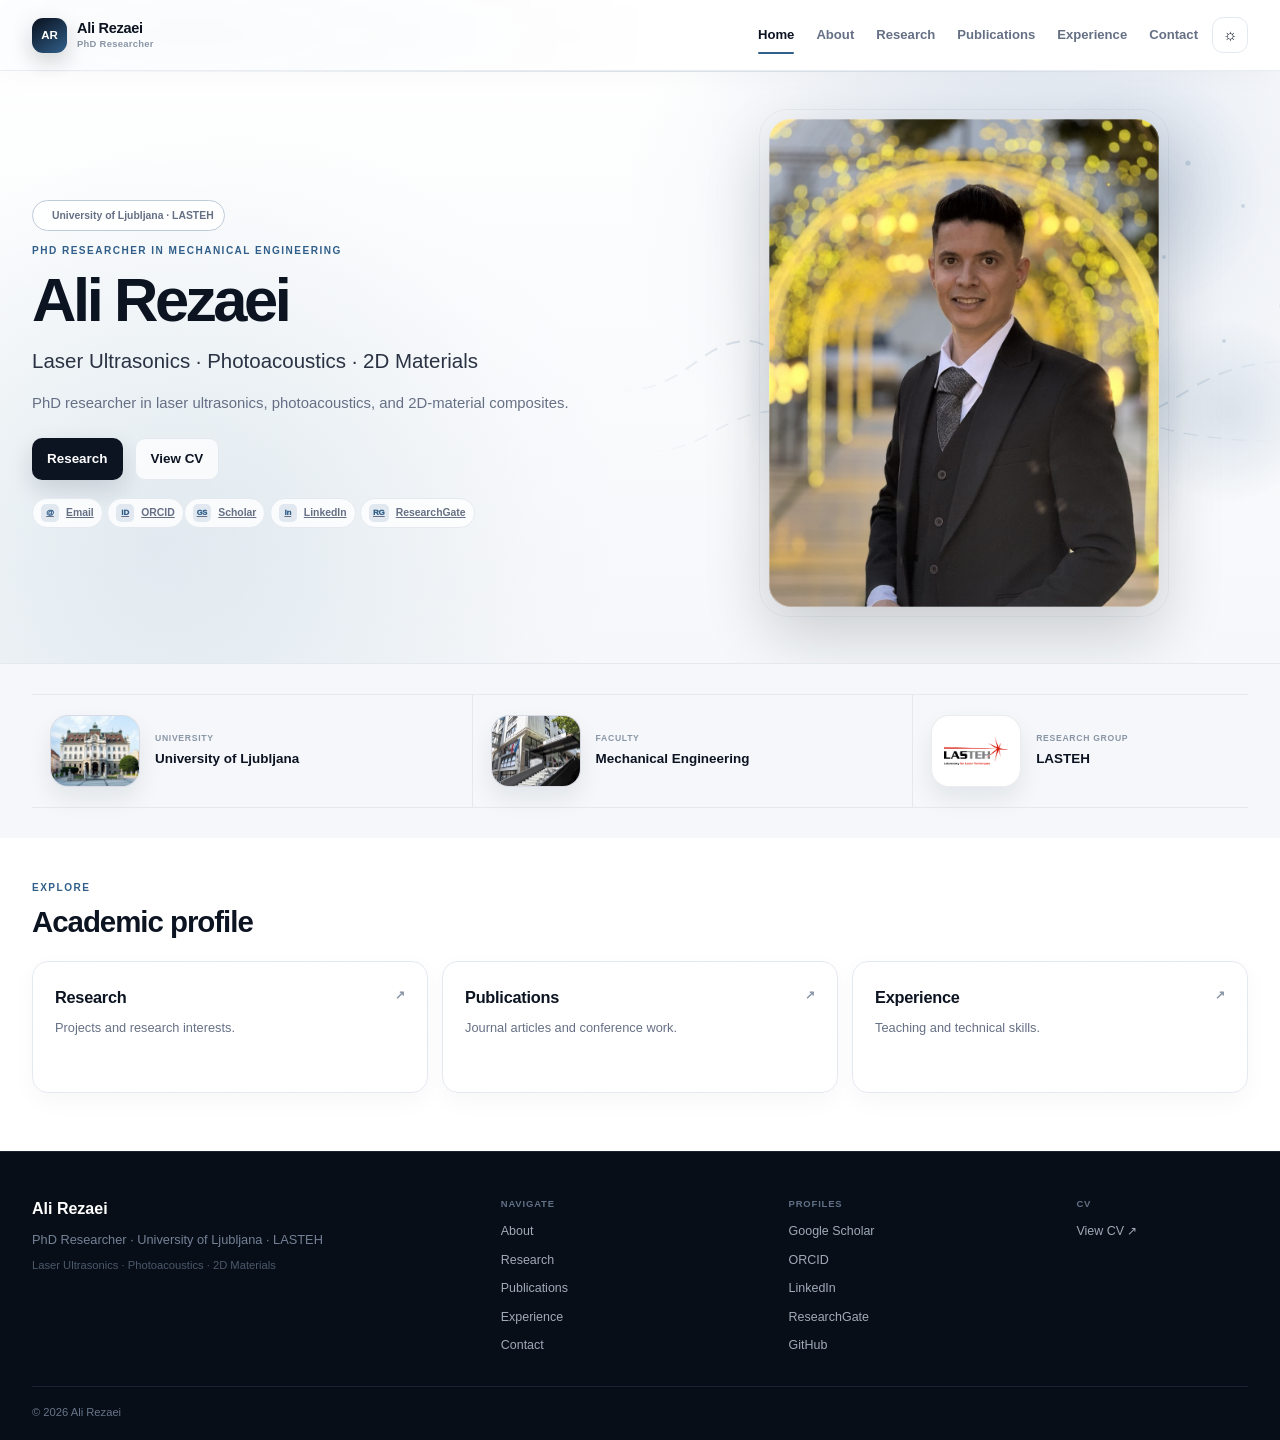
<file: index.html>
<!DOCTYPE html>

<html lang="en">
<head><script>try{const t=localStorage.getItem('theme');if(t){document.documentElement.dataset.theme=t}else if(window.matchMedia('(prefers-color-scheme: dark)').matches){document.documentElement.dataset.theme='dark'}}catch(e){}</script>
<meta charset="utf-8"/>
<meta content="width=device-width, initial-scale=1.0" name="viewport"/>
<meta content="Ali Rezaei" name="author"/>
<meta content="index, follow" name="robots"/>
<meta content="#f7f9fc" name="theme-color"/>
<link href="favicon.svg" rel="icon" type="image/svg+xml"/>
<link href="style-v60.css" rel="stylesheet"/>
<meta content="Ali Rezaei — PhD researcher in Mechanical Engineering at the University of Ljubljana working on laser ultrasonics, photoacoustics, 2D materials, and multiphysics modelling." name="description"/>
<title>Ali Rezaei | PhD Researcher</title>
<link href="https://alicfc4.github.io/" rel="canonical"/><meta content="Ali Rezaei | PhD Researcher" property="og:title"/><meta content="website" property="og:type"/><meta content="https://alicfc4.github.io/" property="og:url"/><meta content="https://alicfc4.github.io/social-preview.jpg" property="og:image"/><meta content="Ali Rezaei — PhD researcher in Mechanical Engineering at the University of Ljubljana working on laser ultrasonics, photoacoustics, 2D materials, and multiphysics modelling." property="og:description"/><meta content="light dark" name="color-scheme"/><meta content="1200" property="og:image:width"/><meta content="630" property="og:image:height"/><meta content="Ali Rezaei" property="og:site_name"/><meta content="summary_large_image" name="twitter:card"/><meta content="Ali Rezaei | PhD Researcher" name="twitter:title"/><meta content="Ali Rezaei — PhD researcher in Mechanical Engineering at the University of Ljubljana working on laser ultrasonics, photoacoustics, 2D materials, and multiphysics modelling." name="twitter:description"/><meta content="https://alicfc4.github.io/social-preview.jpg" name="twitter:image"/><meta content="v28-clean-locked" name="site-version"/><link href="https://www.fs.uni-lj.si" rel="preconnect"/><link href="https://web.fs.uni-lj.si" rel="preconnect"/><link href="https://ars.els-cdn.com" rel="preconnect"/><meta content="https://alicfc4.github.io/social-preview.jpg" property="og:image:secure_url"/><meta content="image/jpeg" property="og:image:type"/><meta content="Ali Rezaei — PhD Researcher in Mechanical Engineering" property="og:image:alt"/><meta content="Ali Rezaei — PhD Researcher in Mechanical Engineering" name="twitter:image:alt"/><script type="application/ld+json">{"@context": "https://schema.org", "@type": "Person", "name": "Ali Rezaei", "url": "https://alicfc4.github.io/", "image": "https://alicfc4.github.io/profile.jpg", "jobTitle": "PhD Researcher", "email": "mailto:ali.rezaei@fs.uni-lj.si", "affiliation": {"@type": "CollegeOrUniversity", "name": "University of Ljubljana", "department": "Faculty of Mechanical Engineering"}, "memberOf": {"@type": "Organization", "name": "Laboratory for Laser Techniques (LASTEH)", "url": "https://web.fs.uni-lj.si/lasteh/en/"}, "sameAs": ["https://scholar.google.com/citations?user=SSciRw8AAAAJ&hl=en", "https://orcid.org/0009-0006-3180-2702", "https://si.linkedin.com/in/ali-rezaei-phys", "https://www.researchgate.net/profile/Ali-Rezaei-67", "https://github.com/alicfc4"], "knowsAbout": ["Laser ultrasonics", "Photoacoustics", "Two-dimensional materials", "Graphene", "Multiphysics modelling"]}</script><link href="site.webmanifest" rel="manifest"/></head>
<body data-page="home">
<a class="skip-link" href="#main-content">Skip to content</a>
<div aria-hidden="true" class="page-noise"></div>
<header class="site-header">
<div aria-hidden="true" class="scroll-progress"><span></span></div>
<div class="shell nav-shell">
<a aria-label="Ali Rezaei home" class="brand" href="index.html">
<span class="brand-mark">AR</span>
<span class="brand-copy">
<strong>Ali Rezaei</strong>
<small>PhD Researcher</small>
</span>
</a>
<div class="nav-actions">
<nav aria-label="Main navigation" class="main-nav">
<a data-page="home" href="index.html">Home</a>
<a data-page="about" href="about.html">About</a>
<a data-page="research" href="research.html">Research</a>
<a data-page="publications" href="publications.html">Publications</a>
<a data-page="experience" href="experience.html">Experience</a>
<a data-page="contact" href="contact.html">Contact</a>
</nav>
<button aria-label="Toggle color theme" aria-pressed="false" class="theme-toggle" title="Toggle color theme" type="button">
<span aria-hidden="true" class="theme-icon sun">☼</span>
<span aria-hidden="true" class="theme-icon moon">◐</span>
</button>
<button aria-expanded="false" aria-label="Open navigation" class="menu-toggle">
<span></span><span></span><span></span>
</button>
</div>
</div>
</header>
<div aria-hidden="true" class="mobile-nav-backdrop"></div>
<main id="main-content">
<section class="hero hero-v29 hero-v36">
<div class="shell hero-layout">
<div aria-hidden="true" class="hero-science-bg">
<svg focusable="false" role="presentation" viewbox="0 0 760 520">
<defs>
<lineargradient id="waveFade" x1="0" x2="1">
<stop offset="0%" stop-color="currentColor" stop-opacity="0"></stop>
<stop offset="18%" stop-color="currentColor" stop-opacity=".22"></stop>
<stop offset="82%" stop-color="currentColor" stop-opacity=".22"></stop>
<stop offset="100%" stop-color="currentColor" stop-opacity="0"></stop>
</lineargradient>
<radialgradient id="pulseGlow">
<stop offset="0%" stop-color="currentColor" stop-opacity=".18"></stop>
<stop offset="100%" stop-color="currentColor" stop-opacity="0"></stop>
</radialgradient>
</defs>
<circle class="science-pulse science-pulse-a" cx="570" cy="130" fill="url(#pulseGlow)" r="118"></circle>
<circle class="science-pulse science-pulse-b" cx="650" cy="350" fill="url(#pulseGlow)" r="92"></circle>
<path class="science-wave wave-a" d="M40 330 C110 330 120 280 170 280 C220 280 225 390 285 390 C345 390 350 235 410 235 C470 235 475 355 540 355 C605 355 610 300 720 300" fill="none" stroke="url(#waveFade)" stroke-width="2"></path>
<path class="science-wave wave-b" d="M70 390 C130 390 145 350 200 350 C255 350 265 425 325 425 C385 425 395 320 455 320 C515 320 530 380 700 380" fill="none" stroke="url(#waveFade)" stroke-width="1.2"></path>
<g class="science-dots">
<circle cx="480" cy="86" r="3"></circle>
<circle cx="510" cy="112" r="2"></circle>
<circle cx="545" cy="76" r="2"></circle>
<circle cx="610" cy="102" r="2.6"></circle>
<circle cx="665" cy="145" r="2"></circle>
<circle cx="586" cy="196" r="2"></circle>
<circle cx="704" cy="245" r="2.5"></circle>
<circle cx="646" cy="280" r="2"></circle>
</g>
</svg>
</div>
<div class="hero-copy reveal">
<div class="availability-chip">
<span class="availability-dot"></span>
        University of Ljubljana · LASTEH
      </div>
<p class="eyebrow">PhD Researcher in Mechanical Engineering</p>
<h1>Ali Rezaei</h1>
<p class="hero-title">Laser Ultrasonics · Photoacoustics · 2D Materials</p>
<p class="hero-lead">PhD researcher in laser ultrasonics, photoacoustics, and 2D-material composites.</p>
<div class="hero-actions">
<a class="btn btn-primary" href="research.html">Research</a>
<a class="btn btn-secondary" href="Ali-Rezaei-CV.pdf" rel="noopener noreferrer" target="_blank">View CV</a>
</div>
<div class="profile-pills">
<a href="mailto:ali.rezaei@fs.uni-lj.si">
<span class="mini-icon">@</span>
          Email
        </a>
<a href="https://orcid.org/0009-0006-3180-2702" rel="me noopener noreferrer" target="_blank">
<span class="mini-icon">iD</span>
          ORCID
        </a><a href="https://scholar.google.com/citations?user=SSciRw8AAAAJ&amp;hl=en" rel="me noopener noreferrer" target="_blank">
<span class="mini-icon">GS</span>
  Scholar
</a>
<a href="https://si.linkedin.com/in/ali-rezaei-phys" rel="me noopener noreferrer" target="_blank">
<span class="mini-icon">in</span>
          LinkedIn
        </a>
<a href="https://www.researchgate.net/profile/Ali-Rezaei-67" rel="me noopener noreferrer" target="_blank">
<span class="mini-icon">RG</span>
          ResearchGate
        </a>
</div>
</div>
<div class="hero-photo-wrap reveal reveal-delay">
<div aria-label="Portrait of Ali Rezaei" class="hero-photo-panel"><div aria-hidden="true" class="hero-photo-halo"></div>
<img alt="Portrait of Ali Rezaei" class="profile-photo" decoding="async" fetchpriority="high" height="1365" loading="eager" src="profile.jpg" width="1024"/>
<div aria-hidden="true" class="hero-photo-sheen"></div></div>
</div>
</div>
</section>
<section class="section surface-soft home-affiliation-v56">
<div class="shell">
<div aria-label="Academic affiliation" class="home-affiliation-grid-v56 reveal">
<a class="home-affiliation-item-v56" href="https://www.uni-lj.si/en/" rel="noopener noreferrer" target="_blank">
<div class="home-affiliation-image-v56">
<img alt="University of Ljubljana main building" decoding="async" loading="lazy" src="ul-main-building-home.webp"/>
</div>
<div>
<span>University</span>
<strong>University of Ljubljana</strong>
</div>
</a>
<a class="home-affiliation-item-v56" href="https://www.fs.uni-lj.si/en/" rel="noopener noreferrer" target="_blank">
<div class="home-affiliation-image-v56">
<img alt="Faculty of Mechanical Engineering entrance" decoding="async" loading="lazy" src="ul-fme-entrance.webp"/>
</div>
<div>
<span>Faculty</span>
<strong>Mechanical Engineering</strong>
</div>
</a>
<a class="home-affiliation-item-v56" href="https://web.fs.uni-lj.si/lasteh/en/" rel="noopener noreferrer" target="_blank">
<div class="home-affiliation-logo-v56">
<img alt="LASTEH Laboratory for Laser Techniques logo" decoding="async" loading="lazy" src="lasteh-logo-compact.png"/>
</div>
<div>
<span>Research group</span>
<strong>LASTEH</strong>
</div>
</a>
</div>
</div>
</section>
<section class="section home-explore-section home-explore-v36">
<div class="shell">
<div class="home-explore-head reveal">
<div>
<p class="eyebrow">Explore</p>
<h2>Academic profile</h2>
</div>
</div>
<div class="home-explore-grid">
<a class="home-explore-card reveal" data-card="research" href="research.html">
<div>
<h3>Research</h3>
<p>Projects and research interests.</p>
</div>
<b>↗</b>
</a>
<a class="home-explore-card reveal" data-card="publications" href="publications.html">
<div>
<h3>Publications</h3>
<p>Journal articles and conference work.</p>
</div>
<b>↗</b>
</a>
<a class="home-explore-card reveal" data-card="experience" href="experience.html">
<div>
<h3>Experience</h3>
<p>Teaching and technical skills.</p>
</div>
<b>↗</b>
</a>
</div>
</div>
</section>
</main>
<footer class="site-footer">
<div class="shell footer-grid footer-grid-v50">
<div class="footer-intro">
<a class="footer-brand" href="index.html">Ali Rezaei</a>
<p>PhD Researcher · University of Ljubljana · LASTEH</p>
<span class="footer-note">Laser Ultrasonics · Photoacoustics · 2D Materials</span>
</div>
<div class="footer-links">
<span class="footer-label">Navigate</span>
<a href="about.html">About</a>
<a href="research.html">Research</a>
<a href="publications.html">Publications</a>
<a href="experience.html">Experience</a>
<a href="contact.html">Contact</a>
</div>
<div class="footer-links">
<span class="footer-label">Profiles</span>
<a href="https://scholar.google.com/citations?user=SSciRw8AAAAJ&amp;hl=en" rel="me noopener noreferrer" target="_blank">Google Scholar</a>
<a href="https://orcid.org/0009-0006-3180-2702" rel="me noopener noreferrer" target="_blank">ORCID</a>
<a href="https://si.linkedin.com/in/ali-rezaei-phys" rel="me noopener noreferrer" target="_blank">LinkedIn</a>
<a href="https://www.researchgate.net/profile/Ali-Rezaei-67" rel="me noopener noreferrer" target="_blank">ResearchGate</a>
<a href="https://github.com/alicfc4" rel="me noopener noreferrer" target="_blank">GitHub</a>
</div>
<div class="footer-links footer-documents-v50">
<span class="footer-label">CV</span>
<a href="Ali-Rezaei-CV.pdf" rel="noopener noreferrer" target="_blank">View CV ↗</a>
</div>
</div>
<div class="shell footer-bottom footer-bottom-v50">
<span>© <span id="year"></span> Ali Rezaei</span>
</div>
</footer>
<button aria-label="Back to top" class="back-to-top" type="button">↑</button>
<div aria-hidden="true" class="page-transition"></div>
<button aria-label="Back to top" class="back-to-top" type="button">↑</button>
<script defer="True" src="script-v60.js"></script></body>
</html>
</file>
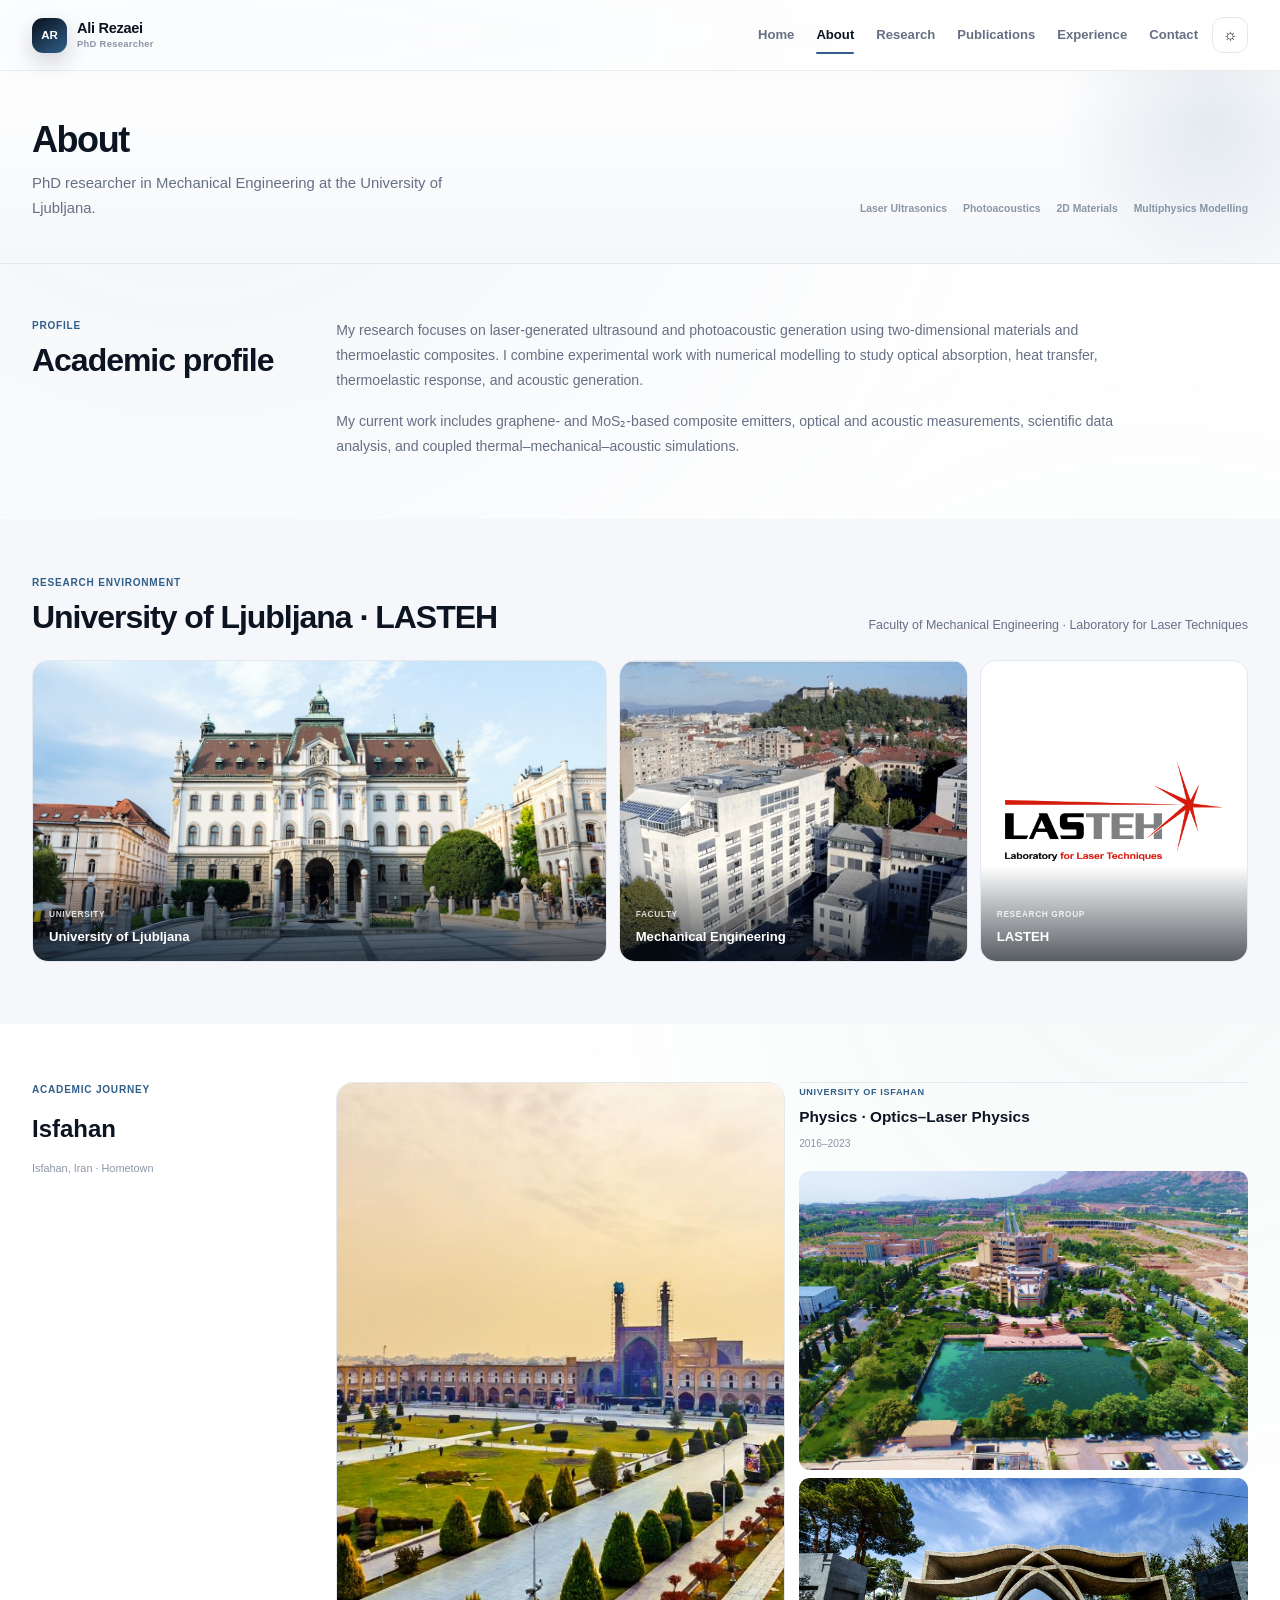
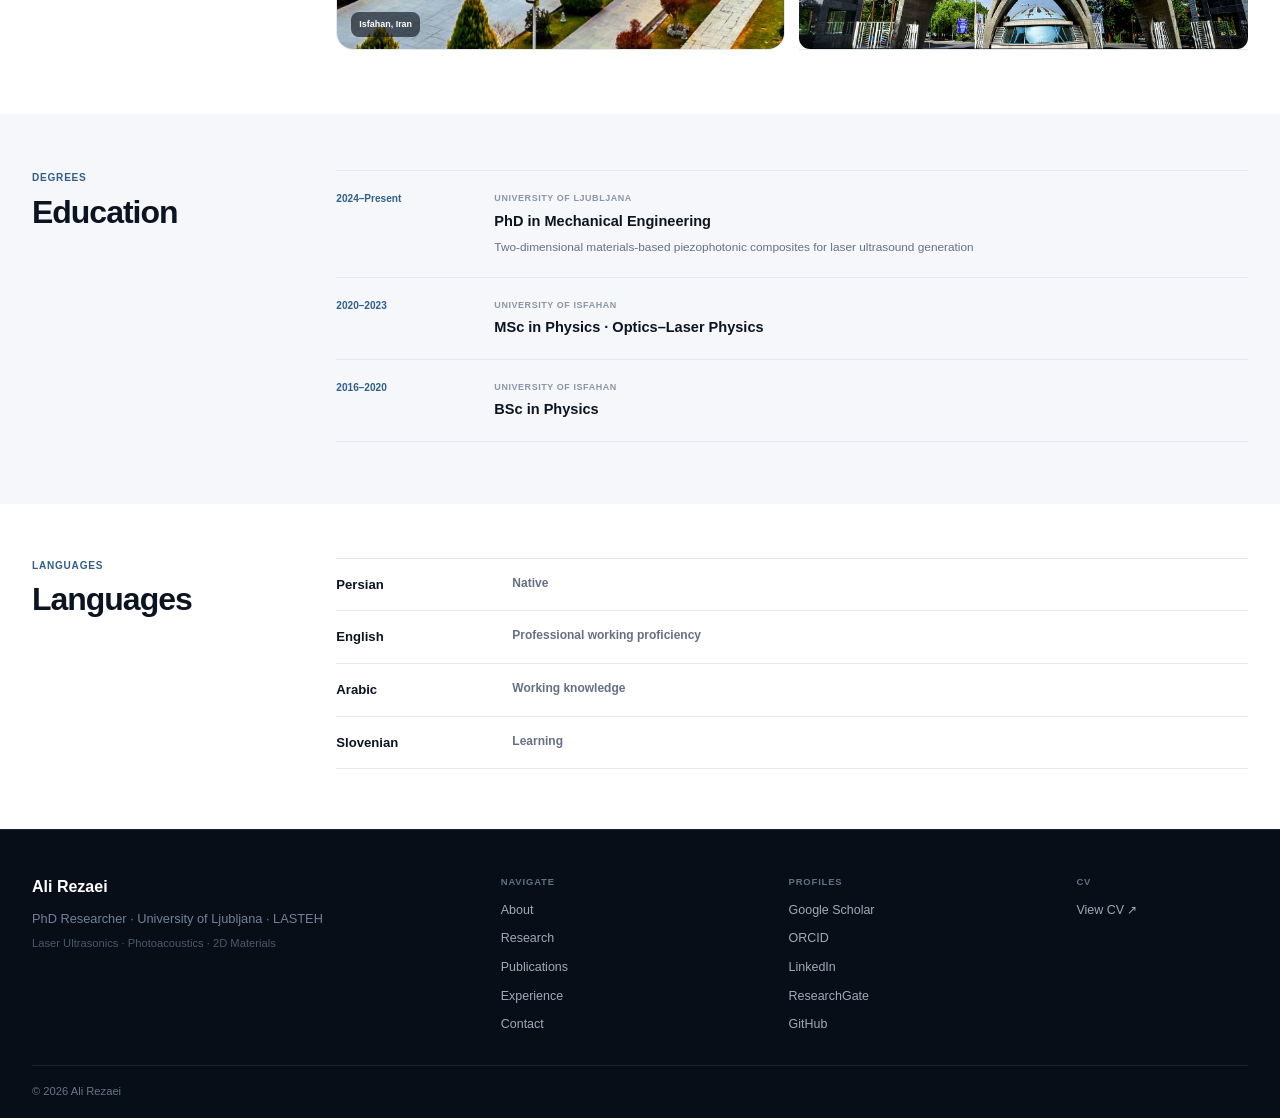
<file: about.html>
<!DOCTYPE html>

<html lang="en">
<head><script>try{const t=localStorage.getItem('theme');if(t){document.documentElement.dataset.theme=t}else if(window.matchMedia('(prefers-color-scheme: dark)').matches){document.documentElement.dataset.theme='dark'}}catch(e){}</script>
<meta charset="utf-8"/>
<meta content="width=device-width, initial-scale=1.0" name="viewport"/>
<meta content="Ali Rezaei" name="author"/>
<meta content="index, follow" name="robots"/>
<meta content="#f7f9fc" name="theme-color"/>
<link href="favicon.svg" rel="icon" type="image/svg+xml"/>
<link href="style-v58.css" rel="stylesheet"/>
<meta content="Academic background of Ali Rezaei, from Physics and Optics–Laser Physics at the University of Isfahan to current research at the University of Ljubljana." name="description"/>
<title>About | Ali Rezaei</title>
<link href="https://alicfc4.github.io/about.html" rel="canonical"/><meta content="About | Ali Rezaei" property="og:title"/><meta content="website" property="og:type"/><meta content="https://alicfc4.github.io/about.html" property="og:url"/><meta content="https://alicfc4.github.io/social-preview.jpg" property="og:image"/><meta content="Academic background of Ali Rezaei, from Physics and Optics–Laser Physics at the University of Isfahan to current research at the University of Ljubljana." property="og:description"/><meta content="light dark" name="color-scheme"/><meta content="1200" property="og:image:width"/><meta content="630" property="og:image:height"/><meta content="Ali Rezaei" property="og:site_name"/><meta content="summary_large_image" name="twitter:card"/><meta content="About | Ali Rezaei" name="twitter:title"/><meta content="Academic background of Ali Rezaei, from Physics and Optics–Laser Physics at the University of Isfahan to current research at the University of Ljubljana." name="twitter:description"/><meta content="https://alicfc4.github.io/social-preview.jpg" name="twitter:image"/><link href="https://www.fs.uni-lj.si" rel="preconnect"/><link href="https://web.fs.uni-lj.si" rel="preconnect"/><link href="https://ars.els-cdn.com" rel="preconnect"/><meta content="https://alicfc4.github.io/social-preview.jpg" property="og:image:secure_url"/><meta content="image/jpeg" property="og:image:type"/><meta content="Ali Rezaei — PhD Researcher in Mechanical Engineering" property="og:image:alt"/><meta content="Ali Rezaei — PhD Researcher in Mechanical Engineering" name="twitter:image:alt"/><script type="application/ld+json">{"@context": "https://schema.org", "@type": "Person", "name": "Ali Rezaei", "url": "https://alicfc4.github.io/", "image": "https://alicfc4.github.io/profile.jpg", "jobTitle": "PhD Researcher", "email": "mailto:ali.rezaei@fs.uni-lj.si", "affiliation": {"@type": "CollegeOrUniversity", "name": "University of Ljubljana", "department": "Faculty of Mechanical Engineering"}, "memberOf": {"@type": "Organization", "name": "Laboratory for Laser Techniques (LASTEH)", "url": "https://web.fs.uni-lj.si/lasteh/en/"}, "sameAs": ["https://scholar.google.com/citations?user=SSciRw8AAAAJ&hl=en", "https://orcid.org/0009-0006-3180-2702", "https://si.linkedin.com/in/ali-rezaei-phys", "https://www.researchgate.net/profile/Ali-Rezaei-67", "https://github.com/alicfc4"], "knowsAbout": ["Laser ultrasonics", "Photoacoustics", "Two-dimensional materials", "Graphene", "Multiphysics modelling"]}</script><link href="site.webmanifest" rel="manifest"/></head>
<body data-page="about">
<a class="skip-link" href="#main-content">Skip to content</a>
<div aria-hidden="true" class="page-noise"></div>
<header class="site-header">
<div aria-hidden="true" class="scroll-progress"><span></span></div>
<div class="shell nav-shell">
<a aria-label="Ali Rezaei home" class="brand" href="index.html">
<span class="brand-mark">AR</span>
<span class="brand-copy">
<strong>Ali Rezaei</strong>
<small>PhD Researcher</small>
</span>
</a>
<div class="nav-actions">
<nav aria-label="Main navigation" class="main-nav">
<a data-page="home" href="index.html">Home</a>
<a data-page="about" href="about.html">About</a>
<a data-page="research" href="research.html">Research</a>
<a data-page="publications" href="publications.html">Publications</a>
<a data-page="experience" href="experience.html">Experience</a>
<a data-page="contact" href="contact.html">Contact</a>
</nav>
<button aria-label="Toggle color theme" aria-pressed="false" class="theme-toggle" title="Toggle color theme" type="button">
<span aria-hidden="true" class="theme-icon sun">☼</span>
<span aria-hidden="true" class="theme-icon moon">◐</span>
</button>
<button aria-expanded="false" aria-label="Open navigation" class="menu-toggle">
<span></span><span></span><span></span>
</button>
</div>
</div>
</header>
<div aria-hidden="true" class="mobile-nav-backdrop"></div>
<main id="main-content">
<section class="page-hero about-hero-v57">
<div class="shell about-hero-grid-v57">
<div class="reveal">
<h1>About</h1>
<p class="page-intro">PhD researcher in Mechanical Engineering at the University of Ljubljana.</p>
</div>
<div class="about-hero-meta-v57 reveal reveal-delay">
<span>Laser Ultrasonics</span>
<span>Photoacoustics</span>
<span>2D Materials</span>
<span>Multiphysics Modelling</span>
</div>
</div>
</section>
<section class="section about-profile-v57">
<div class="shell about-profile-grid-v57">
<div class="section-heading reveal">
<p class="eyebrow">Profile</p>
<h2>Academic profile</h2>
</div>
<div class="about-profile-copy-v57 reveal reveal-delay">
<p>
        My research focuses on laser-generated ultrasound and photoacoustic generation using two-dimensional materials and thermoelastic composites. I combine experimental work with numerical modelling to study optical absorption, heat transfer, thermoelastic response, and acoustic generation.
      </p>
<p>
        My current work includes graphene- and MoS₂-based composite emitters, optical and acoustic measurements, scientific data analysis, and coupled thermal–mechanical–acoustic simulations.
      </p>
</div>
</div>
</section>
<section class="section surface-soft about-environment-v57">
<div class="shell">
<div class="about-environment-heading-v57 reveal">
<div class="section-heading">
<p class="eyebrow">Research Environment</p>
<h2>University of Ljubljana · LASTEH</h2>
</div>
<p>Faculty of Mechanical Engineering · Laboratory for Laser Techniques</p>
</div>
<div class="about-environment-media-v57 reveal reveal-delay">
<a class="about-environment-item-v57 about-environment-wide-v57" href="https://www.uni-lj.si/en/" rel="noopener noreferrer" target="_blank">
<img alt="University of Ljubljana main building" decoding="async" loading="lazy" src="ul-main-building.jpg"/>
<div>
<span>University</span>
<strong>University of Ljubljana</strong>
</div>
</a>
<a class="about-environment-item-v57" href="https://www.fs.uni-lj.si/en/" rel="noopener noreferrer" target="_blank">
<img alt="Faculty of Mechanical Engineering, University of Ljubljana" decoding="async" loading="lazy" src="ul-fme-aerial.jpg"/>
<div>
<span>Faculty</span>
<strong>Mechanical Engineering</strong>
</div>
</a>
<a class="about-environment-item-v57 about-environment-logo-v57" href="https://web.fs.uni-lj.si/lasteh/en/" rel="noopener noreferrer" target="_blank">
<img alt="LASTEH Laboratory for Laser Techniques logo" decoding="async" loading="lazy" src="lasteh-logo.png"/>
<div>
<span>Research group</span>
<strong>LASTEH</strong>
</div>
</a>
</div>
</div>
</section>
<section class="section about-isfahan-v57">
<div class="shell about-isfahan-grid-v57">
<div class="about-isfahan-intro-v57 reveal">
<p class="eyebrow">Academic Journey</p>
<h2>Isfahan</h2>
<p>Isfahan, Iran · Hometown</p>
</div>
<div class="about-isfahan-media-v57 reveal reveal-delay">
<figure class="about-isfahan-city-v57">
<img alt="Naqsh-e Jahan Square in Isfahan" decoding="async" loading="lazy" src="isfahan-naqsh-jahan.jpg"/>
<figcaption>Isfahan, Iran</figcaption>
</figure>
<div class="about-isfahan-university-v57">
<div class="about-isfahan-university-copy-v57">
<span>University of Isfahan</span>
<strong>Physics · Optics–Laser Physics</strong>
<small>2016–2023</small>
</div>
<div class="about-isfahan-university-images-v57">
<img alt="Aerial view of the University of Isfahan" decoding="async" loading="lazy" src="university-of-isfahan-aerial.png"/>
<img alt="Entrance of the University of Isfahan" decoding="async" loading="lazy" src="isfahan-university-gate.jpg"/>
</div>
</div>
</div>
</div>
</section>
<section class="section surface-soft about-education-v57">
<div class="shell about-education-grid-v57">
<div class="section-heading reveal">
<p class="eyebrow">Degrees</p>
<h2>Education</h2>
</div>
<div class="about-education-list-v57">
<article class="about-education-row-v57 reveal">
<div class="about-education-year-v57">2024–Present</div>
<div>
<span>University of Ljubljana</span>
<strong>PhD in Mechanical Engineering</strong>
<p>Two-dimensional materials-based piezophotonic composites for laser ultrasound generation</p>
</div>
</article>
<article class="about-education-row-v57 reveal">
<div class="about-education-year-v57">2020–2023</div>
<div>
<span>University of Isfahan</span>
<strong>MSc in Physics · Optics–Laser Physics</strong>
</div>
</article>
<article class="about-education-row-v57 reveal">
<div class="about-education-year-v57">2016–2020</div>
<div>
<span>University of Isfahan</span>
<strong>BSc in Physics</strong>
</div>
</article>
</div>
</div>
</section>
<section class="section about-languages-v57">
<div class="shell about-languages-grid-v57">
<div class="section-heading reveal">
<p class="eyebrow">Languages</p>
<h2>Languages</h2>
</div>
<div class="about-language-list-v57 reveal reveal-delay">
<div><span>Persian</span><strong>Native</strong></div>
<div><span>English</span><strong>Professional working proficiency</strong></div>
<div><span>Arabic</span><strong>Working knowledge</strong></div>
<div><span>Slovenian</span><strong>Learning</strong></div>
</div>
</div>
</section>
</main>
<footer class="site-footer">
<div class="shell footer-grid footer-grid-v50">
<div class="footer-intro">
<a class="footer-brand" href="index.html">Ali Rezaei</a>
<p>PhD Researcher · University of Ljubljana · LASTEH</p>
<span class="footer-note">Laser Ultrasonics · Photoacoustics · 2D Materials</span>
</div>
<div class="footer-links">
<span class="footer-label">Navigate</span>
<a href="about.html">About</a>
<a href="research.html">Research</a>
<a href="publications.html">Publications</a>
<a href="experience.html">Experience</a>
<a href="contact.html">Contact</a>
</div>
<div class="footer-links">
<span class="footer-label">Profiles</span>
<a href="https://scholar.google.com/citations?user=SSciRw8AAAAJ&amp;hl=en" rel="me noopener noreferrer" target="_blank">Google Scholar</a>
<a href="https://orcid.org/0009-0006-3180-2702" rel="me noopener noreferrer" target="_blank">ORCID</a>
<a href="https://si.linkedin.com/in/ali-rezaei-phys" rel="me noopener noreferrer" target="_blank">LinkedIn</a>
<a href="https://www.researchgate.net/profile/Ali-Rezaei-67" rel="me noopener noreferrer" target="_blank">ResearchGate</a>
<a href="https://github.com/alicfc4" rel="me noopener noreferrer" target="_blank">GitHub</a>
</div>
<div class="footer-links footer-documents-v50">
<span class="footer-label">CV</span>
<a href="Ali-Rezaei-CV.pdf" rel="noopener noreferrer" target="_blank">View CV ↗</a>
</div>
</div>
<div class="shell footer-bottom footer-bottom-v50">
<span>© <span id="year"></span> Ali Rezaei</span>
</div>
</footer>
<button aria-label="Back to top" class="back-to-top" type="button">↑</button>
<div aria-hidden="true" class="page-transition"></div>
<button aria-label="Back to top" class="back-to-top" type="button">↑</button>
<script defer="True" src="script-v58.js"></script></body>
</html>
</file>
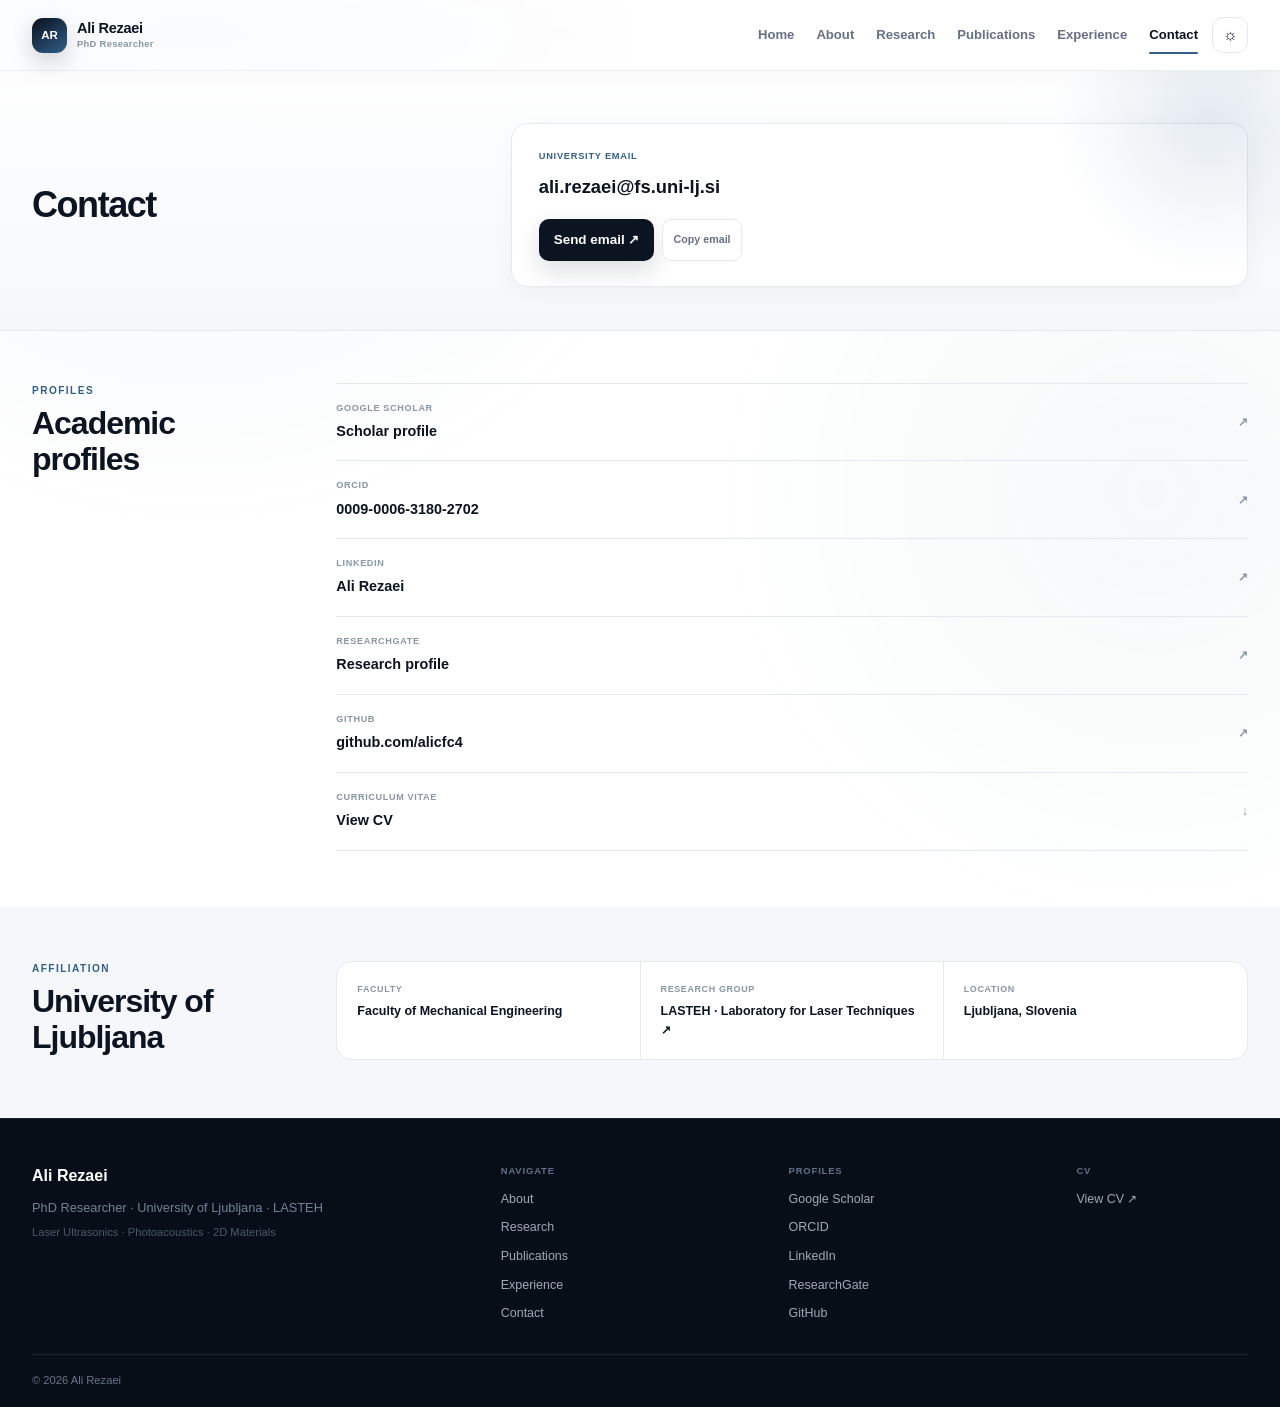
<file: contact.html>
<!DOCTYPE html>

<html lang="en">
<head><script>try{const t=localStorage.getItem('theme');if(t){document.documentElement.dataset.theme=t}else if(window.matchMedia('(prefers-color-scheme: dark)').matches){document.documentElement.dataset.theme='dark'}}catch(e){}</script>
<meta charset="utf-8"/>
<meta content="width=device-width, initial-scale=1.0" name="viewport"/>
<meta content="Ali Rezaei" name="author"/>
<meta content="index, follow" name="robots"/>
<meta content="#f7f9fc" name="theme-color"/>
<link href="favicon.svg" rel="icon" type="image/svg+xml"/>
<link href="style-v60.css" rel="stylesheet"/>
<meta content="Contact and academic profiles for Ali Rezaei." name="description"/>
<title>Contact | Ali Rezaei</title>
<link href="https://alicfc4.github.io/contact.html" rel="canonical"/><meta content="Contact | Ali Rezaei" property="og:title"/><meta content="website" property="og:type"/><meta content="https://alicfc4.github.io/contact.html" property="og:url"/><meta content="https://alicfc4.github.io/social-preview.jpg" property="og:image"/><meta content="Contact and academic profiles for Ali Rezaei." property="og:description"/><meta content="light dark" name="color-scheme"/><meta content="1200" property="og:image:width"/><meta content="630" property="og:image:height"/><meta content="Ali Rezaei" property="og:site_name"/><meta content="summary_large_image" name="twitter:card"/><meta content="Contact | Ali Rezaei" name="twitter:title"/><meta content="Contact and academic profiles for Ali Rezaei." name="twitter:description"/><meta content="https://alicfc4.github.io/social-preview.jpg" name="twitter:image"/><link href="https://www.fs.uni-lj.si" rel="preconnect"/><link href="https://web.fs.uni-lj.si" rel="preconnect"/><link href="https://ars.els-cdn.com" rel="preconnect"/><meta content="https://alicfc4.github.io/social-preview.jpg" property="og:image:secure_url"/><meta content="image/jpeg" property="og:image:type"/><meta content="Ali Rezaei — PhD Researcher in Mechanical Engineering" property="og:image:alt"/><meta content="Ali Rezaei — PhD Researcher in Mechanical Engineering" name="twitter:image:alt"/><script type="application/ld+json">{"@context": "https://schema.org", "@type": "Person", "name": "Ali Rezaei", "url": "https://alicfc4.github.io/", "image": "https://alicfc4.github.io/profile.jpg", "jobTitle": "PhD Researcher", "email": "mailto:ali.rezaei@fs.uni-lj.si", "affiliation": {"@type": "CollegeOrUniversity", "name": "University of Ljubljana", "department": "Faculty of Mechanical Engineering"}, "memberOf": {"@type": "Organization", "name": "Laboratory for Laser Techniques (LASTEH)", "url": "https://web.fs.uni-lj.si/lasteh/en/"}, "sameAs": ["https://scholar.google.com/citations?user=SSciRw8AAAAJ&hl=en", "https://orcid.org/0009-0006-3180-2702", "https://si.linkedin.com/in/ali-rezaei-phys", "https://www.researchgate.net/profile/Ali-Rezaei-67", "https://github.com/alicfc4"], "knowsAbout": ["Laser ultrasonics", "Photoacoustics", "Two-dimensional materials", "Graphene", "Multiphysics modelling"]}</script><link href="site.webmanifest" rel="manifest"/></head>
<body data-page="contact">
<a class="skip-link" href="#main-content">Skip to content</a>
<div aria-hidden="true" class="page-noise"></div>
<header class="site-header">
<div aria-hidden="true" class="scroll-progress"><span></span></div>
<div class="shell nav-shell">
<a aria-label="Ali Rezaei home" class="brand" href="index.html">
<span class="brand-mark">AR</span>
<span class="brand-copy">
<strong>Ali Rezaei</strong>
<small>PhD Researcher</small>
</span>
</a>
<div class="nav-actions">
<nav aria-label="Main navigation" class="main-nav">
<a data-page="home" href="index.html">Home</a>
<a data-page="about" href="about.html">About</a>
<a data-page="research" href="research.html">Research</a>
<a data-page="publications" href="publications.html">Publications</a>
<a data-page="experience" href="experience.html">Experience</a>
<a data-page="contact" href="contact.html">Contact</a>
</nav>
<button aria-label="Toggle color theme" aria-pressed="false" class="theme-toggle" title="Toggle color theme" type="button">
<span aria-hidden="true" class="theme-icon sun">☼</span>
<span aria-hidden="true" class="theme-icon moon">◐</span>
</button>
<button aria-expanded="false" aria-label="Open navigation" class="menu-toggle">
<span></span><span></span><span></span>
</button>
</div>
</div>
</header>
<div aria-hidden="true" class="mobile-nav-backdrop"></div>
<main id="main-content">
<section class="page-hero contact-hero-v49">
<div class="shell contact-hero-grid-v49">
<div class="reveal">
<h1>Contact</h1>
</div>
<div class="contact-email-v49 reveal reveal-delay">
<span>University email</span>
<a href="mailto:ali.rezaei@fs.uni-lj.si">ali.rezaei@fs.uni-lj.si</a>
<div class="contact-email-actions-v49">
<a class="btn btn-primary" href="mailto:ali.rezaei@fs.uni-lj.si">Send email ↗</a>
<button class="paper-action" data-copy-email="ali.rezaei@fs.uni-lj.si" type="button">Copy email</button>
</div>
</div>
</div>
</section>
<section class="section contact-profiles-v49 contact-profiles-v52">
<div class="shell contact-profiles-grid-v49">
<div class="section-heading reveal">
<p class="eyebrow">Profiles</p>
<h2>Academic profiles</h2>
</div>
<div class="contact-links-v49">
<a class="contact-link-v49 reveal" href="https://scholar.google.com/citations?user=SSciRw8AAAAJ&amp;hl=en" rel="me noopener noreferrer" target="_blank">
<div>
<span>Google Scholar</span>
<strong>Scholar profile</strong>
</div>
<b>↗</b>
</a>
<a class="contact-link-v49 reveal" href="https://orcid.org/0009-0006-3180-2702" rel="me noopener noreferrer" target="_blank">
<div>
<span>ORCID</span>
<strong>0009-0006-3180-2702</strong>
</div>
<b>↗</b>
</a>
<a class="contact-link-v49 reveal" href="https://si.linkedin.com/in/ali-rezaei-phys" rel="me noopener noreferrer" target="_blank">
<div>
<span>LinkedIn</span>
<strong>Ali Rezaei</strong>
</div>
<b>↗</b>
</a>
<a class="contact-link-v49 reveal" href="https://www.researchgate.net/profile/Ali-Rezaei-67" rel="me noopener noreferrer" target="_blank">
<div>
<span>ResearchGate</span>
<strong>Research profile</strong>
</div>
<b>↗</b>
</a>
<a class="contact-link-v49 reveal" href="https://github.com/alicfc4" rel="me noopener noreferrer" target="_blank">
<div>
<span>GitHub</span>
<strong>github.com/alicfc4</strong>
</div>
<b>↗</b>
</a>
<a class="contact-link-v49 reveal" href="Ali-Rezaei-CV.pdf" rel="noopener noreferrer" target="_blank">
<div>
<span>Curriculum Vitae</span>
<strong>View CV</strong>
</div>
<b>↓</b>
</a>
</div>
</div>
</section>
<section class="section surface-soft contact-affiliation-v49 contact-affiliation-v52">
<div class="shell contact-affiliation-grid-v49">
<div class="section-heading reveal">
<p class="eyebrow">Affiliation</p>
<h2>University of Ljubljana</h2>
</div>
<div class="contact-affiliation-details-v49 reveal reveal-delay">
<div>
<span>Faculty</span>
<strong>Faculty of Mechanical Engineering</strong>
</div>
<div>
<span>Research group</span>
<a href="https://web.fs.uni-lj.si/lasteh/en/" rel="noopener noreferrer" target="_blank">
          LASTEH · Laboratory for Laser Techniques ↗
        </a>
</div>
<div>
<span>Location</span>
<strong>Ljubljana, Slovenia</strong>
</div>
</div>
</div>
</section>
</main>
<footer class="site-footer">
<div class="shell footer-grid footer-grid-v50">
<div class="footer-intro">
<a class="footer-brand" href="index.html">Ali Rezaei</a>
<p>PhD Researcher · University of Ljubljana · LASTEH</p>
<span class="footer-note">Laser Ultrasonics · Photoacoustics · 2D Materials</span>
</div>
<div class="footer-links">
<span class="footer-label">Navigate</span>
<a href="about.html">About</a>
<a href="research.html">Research</a>
<a href="publications.html">Publications</a>
<a href="experience.html">Experience</a>
<a href="contact.html">Contact</a>
</div>
<div class="footer-links">
<span class="footer-label">Profiles</span>
<a href="https://scholar.google.com/citations?user=SSciRw8AAAAJ&amp;hl=en" rel="me noopener noreferrer" target="_blank">Google Scholar</a>
<a href="https://orcid.org/0009-0006-3180-2702" rel="me noopener noreferrer" target="_blank">ORCID</a>
<a href="https://si.linkedin.com/in/ali-rezaei-phys" rel="me noopener noreferrer" target="_blank">LinkedIn</a>
<a href="https://www.researchgate.net/profile/Ali-Rezaei-67" rel="me noopener noreferrer" target="_blank">ResearchGate</a>
<a href="https://github.com/alicfc4" rel="me noopener noreferrer" target="_blank">GitHub</a>
</div>
<div class="footer-links footer-documents-v50">
<span class="footer-label">CV</span>
<a href="Ali-Rezaei-CV.pdf" rel="noopener noreferrer" target="_blank">View CV ↗</a>
</div>
</div>
<div class="shell footer-bottom footer-bottom-v50">
<span>© <span id="year"></span> Ali Rezaei</span>
</div>
</footer>
<button aria-label="Back to top" class="back-to-top" type="button">↑</button>
<div aria-hidden="true" class="page-transition"></div>
<button aria-label="Back to top" class="back-to-top" type="button">↑</button>
<script defer="True" src="script-v60.js"></script></body>
</html>
</file>
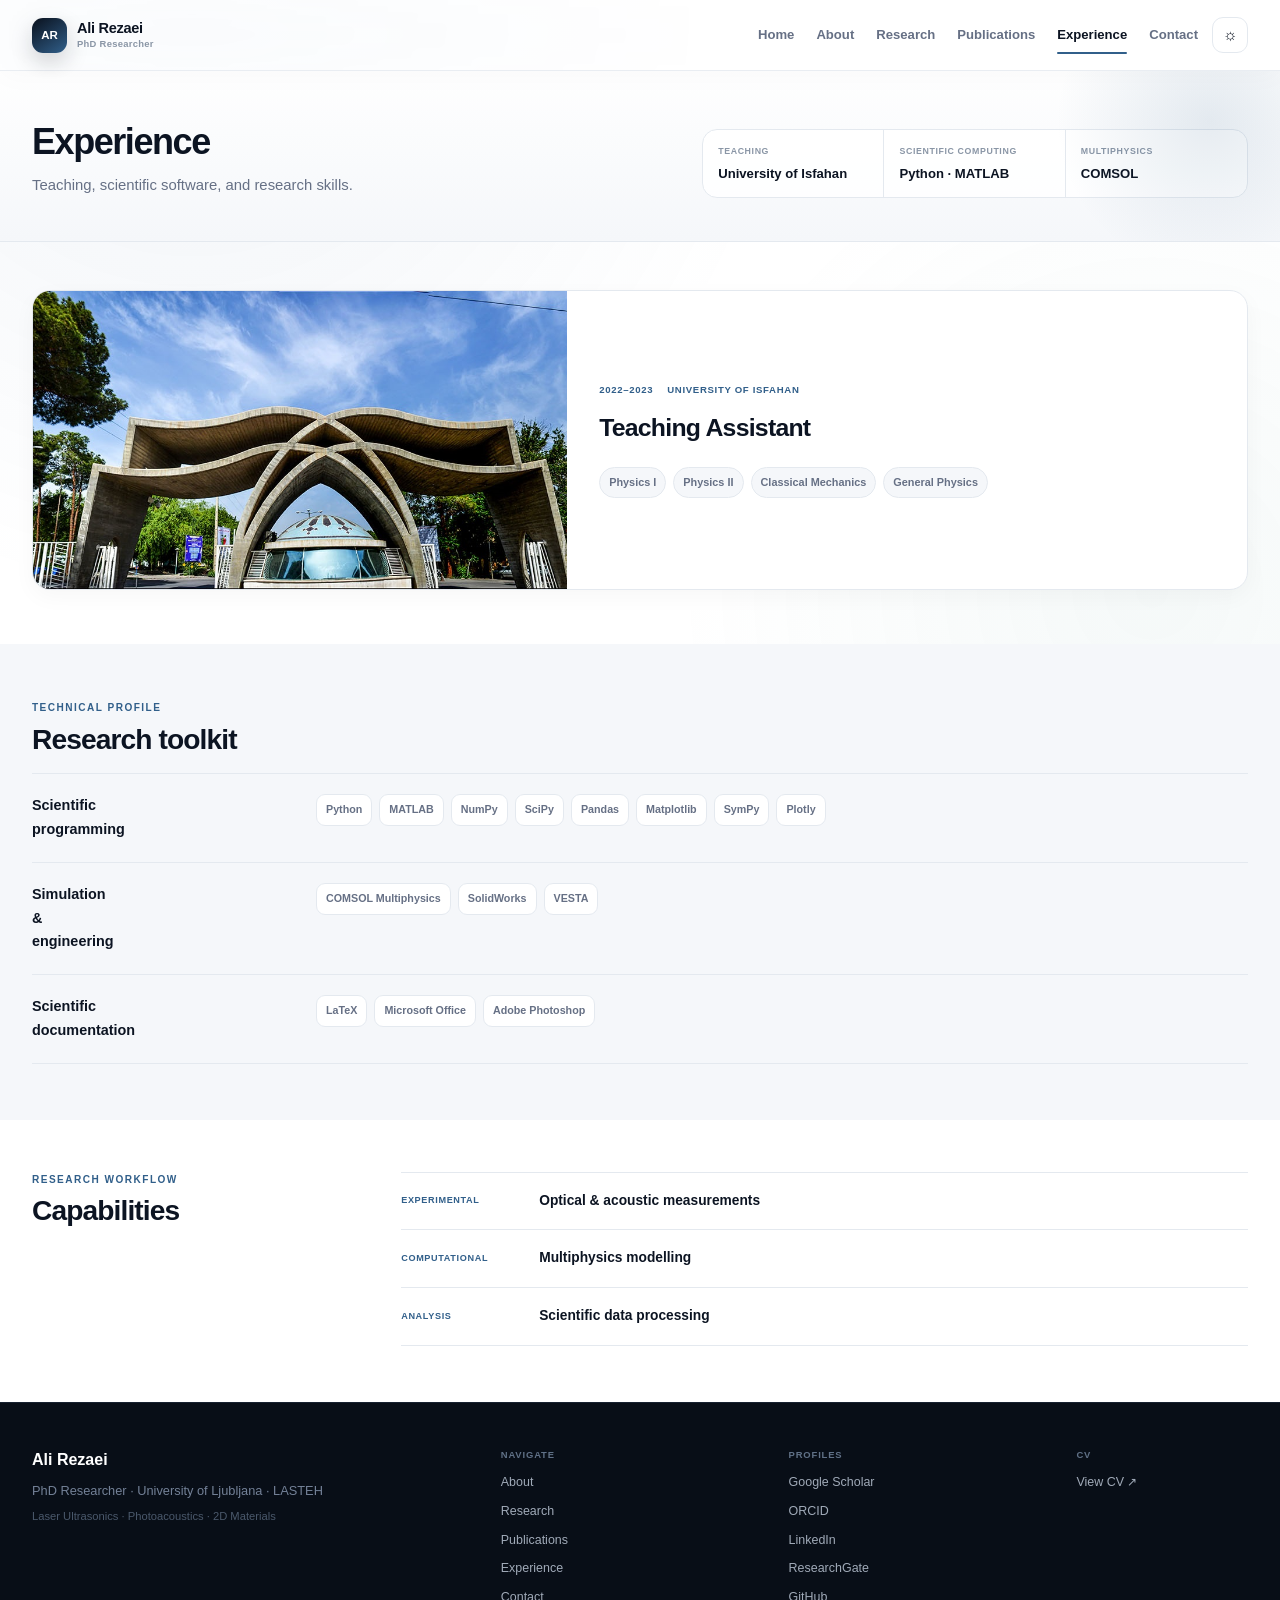
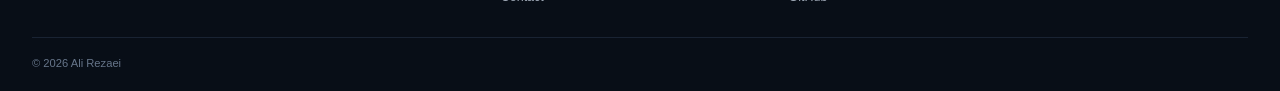
<file: experience.html>
<!DOCTYPE html>

<html lang="en">
<head><script>try{const t=localStorage.getItem('theme');if(t){document.documentElement.dataset.theme=t}else if(window.matchMedia('(prefers-color-scheme: dark)').matches){document.documentElement.dataset.theme='dark'}}catch(e){}</script>
<meta charset="utf-8"/>
<meta content="width=device-width, initial-scale=1.0" name="viewport"/>
<meta content="Ali Rezaei" name="author"/>
<meta content="index, follow" name="robots"/>
<meta content="#f7f9fc" name="theme-color"/>
<link href="favicon.svg" rel="icon" type="image/svg+xml"/>
<link href="style-v60.css" rel="stylesheet"/>
<meta content="Teaching experience, scientific software, and technical research skills of Ali Rezaei." name="description"/>
<title>Experience | Ali Rezaei</title>
<link href="https://alicfc4.github.io/experience.html" rel="canonical"/><meta content="Experience | Ali Rezaei" property="og:title"/><meta content="website" property="og:type"/><meta content="https://alicfc4.github.io/experience.html" property="og:url"/><meta content="https://alicfc4.github.io/social-preview.jpg" property="og:image"/><meta content="Teaching experience, scientific software, and technical research skills of Ali Rezaei." property="og:description"/><meta content="light dark" name="color-scheme"/><meta content="1200" property="og:image:width"/><meta content="630" property="og:image:height"/><meta content="Ali Rezaei" property="og:site_name"/><meta content="summary_large_image" name="twitter:card"/><meta content="Experience | Ali Rezaei" name="twitter:title"/><meta content="Teaching experience, scientific software, and technical research skills of Ali Rezaei." name="twitter:description"/><meta content="https://alicfc4.github.io/social-preview.jpg" name="twitter:image"/><link href="https://www.fs.uni-lj.si" rel="preconnect"/><link href="https://web.fs.uni-lj.si" rel="preconnect"/><link href="https://ars.els-cdn.com" rel="preconnect"/><meta content="https://alicfc4.github.io/social-preview.jpg" property="og:image:secure_url"/><meta content="image/jpeg" property="og:image:type"/><meta content="Ali Rezaei — PhD Researcher in Mechanical Engineering" property="og:image:alt"/><meta content="Ali Rezaei — PhD Researcher in Mechanical Engineering" name="twitter:image:alt"/><script type="application/ld+json">{"@context": "https://schema.org", "@type": "Person", "name": "Ali Rezaei", "url": "https://alicfc4.github.io/", "image": "https://alicfc4.github.io/profile.jpg", "jobTitle": "PhD Researcher", "email": "mailto:ali.rezaei@fs.uni-lj.si", "affiliation": {"@type": "CollegeOrUniversity", "name": "University of Ljubljana", "department": "Faculty of Mechanical Engineering"}, "memberOf": {"@type": "Organization", "name": "Laboratory for Laser Techniques (LASTEH)", "url": "https://web.fs.uni-lj.si/lasteh/en/"}, "sameAs": ["https://scholar.google.com/citations?user=SSciRw8AAAAJ&hl=en", "https://orcid.org/0009-0006-3180-2702", "https://si.linkedin.com/in/ali-rezaei-phys", "https://www.researchgate.net/profile/Ali-Rezaei-67", "https://github.com/alicfc4"], "knowsAbout": ["Laser ultrasonics", "Photoacoustics", "Two-dimensional materials", "Graphene", "Multiphysics modelling"]}</script><link href="site.webmanifest" rel="manifest"/></head>
<body data-page="experience">
<a class="skip-link" href="#main-content">Skip to content</a>
<div aria-hidden="true" class="page-noise"></div>
<header class="site-header">
<div aria-hidden="true" class="scroll-progress"><span></span></div>
<div class="shell nav-shell">
<a aria-label="Ali Rezaei home" class="brand" href="index.html">
<span class="brand-mark">AR</span>
<span class="brand-copy">
<strong>Ali Rezaei</strong>
<small>PhD Researcher</small>
</span>
</a>
<div class="nav-actions">
<nav aria-label="Main navigation" class="main-nav">
<a data-page="home" href="index.html">Home</a>
<a data-page="about" href="about.html">About</a>
<a data-page="research" href="research.html">Research</a>
<a data-page="publications" href="publications.html">Publications</a>
<a data-page="experience" href="experience.html">Experience</a>
<a data-page="contact" href="contact.html">Contact</a>
</nav>
<button aria-label="Toggle color theme" aria-pressed="false" class="theme-toggle" title="Toggle color theme" type="button">
<span aria-hidden="true" class="theme-icon sun">☼</span>
<span aria-hidden="true" class="theme-icon moon">◐</span>
</button>
<button aria-expanded="false" aria-label="Open navigation" class="menu-toggle">
<span></span><span></span><span></span>
</button>
</div>
</div>
</header>
<div aria-hidden="true" class="mobile-nav-backdrop"></div>
<main id="main-content">
<section class="page-hero experience-page-hero">
<div class="shell experience-hero-grid">
<div class="reveal">
<h1>Experience</h1>
<p class="page-intro">Teaching, scientific software, and research skills.</p>
</div>
<div class="experience-summary reveal reveal-delay experience-summary-v51">
<div>
<span>Teaching</span>
<strong>University of Isfahan</strong>
</div>
<div>
<span>Scientific computing</span>
<strong>Python · MATLAB</strong>
</div>
<div>
<span>Multiphysics</span>
<strong>COMSOL</strong>
</div>
</div>
</div>
</section>
<section class="section experience-feature-v40">
<div class="shell">
<article class="experience-feature-card-v40 reveal">
<div class="experience-feature-image-v40">
<img alt="Entrance of the University of Isfahan" decoding="async" loading="lazy" src="isfahan-university-gate.jpg"/>
</div>
<div class="experience-feature-copy-v40">
<div class="experience-feature-meta-v40">
<span>2022–2023</span>
<span>University of Isfahan</span>
</div>
<h2>Teaching Assistant</h2>
<div class="course-row-v40">
<span>Physics I</span>
<span>Physics II</span>
<span>Classical Mechanics</span>
<span>General Physics</span>
</div>
</div>
</article>
</div>
</section>
<section class="section surface-soft toolkit-section-v40">
<div class="shell">
<div class="section-heading compact-heading reveal">
<p class="eyebrow">Technical Profile</p>
<h2>Research toolkit</h2>
</div>
<div class="toolkit-v40">
<article class="toolkit-item-v40 reveal">
<div class="toolkit-title-v40">
<strong>Scientific programming</strong>
</div>
<div class="toolkit-tags-v40">
<span>Python</span>
<span>MATLAB</span>
<span>NumPy</span>
<span>SciPy</span>
<span>Pandas</span>
<span>Matplotlib</span>
<span>SymPy</span>
<span>Plotly</span>
</div>
</article>
<article class="toolkit-item-v40 reveal">
<div class="toolkit-title-v40">
<strong>Simulation &amp; engineering</strong>
</div>
<div class="toolkit-tags-v40">
<span>COMSOL Multiphysics</span>
<span>SolidWorks</span>
<span>VESTA</span>
</div>
</article>
<article class="toolkit-item-v40 reveal">
<div class="toolkit-title-v40">
<strong>Scientific documentation</strong>
</div>
<div class="toolkit-tags-v40">
<span>LaTeX</span>
<span>Microsoft Office</span>
<span>Adobe Photoshop</span>
</div>
</article>
</div>
</div>
</section>
<section class="section capabilities-section-v40">
<div class="shell capabilities-v40-grid">
<div class="section-heading reveal">
<p class="eyebrow">Research Workflow</p>
<h2>Capabilities</h2>
</div>
<div class="capabilities-v40-list">
<div class="capability-v40 reveal">
<span>Experimental</span>
<strong>Optical &amp; acoustic measurements</strong>
</div>
<div class="capability-v40 reveal">
<span>Computational</span>
<strong>Multiphysics modelling</strong>
</div>
<div class="capability-v40 reveal">
<span>Analysis</span>
<strong>Scientific data processing</strong>
</div>
</div>
</div>
</section>
</main>
<footer class="site-footer">
<div class="shell footer-grid footer-grid-v50">
<div class="footer-intro">
<a class="footer-brand" href="index.html">Ali Rezaei</a>
<p>PhD Researcher · University of Ljubljana · LASTEH</p>
<span class="footer-note">Laser Ultrasonics · Photoacoustics · 2D Materials</span>
</div>
<div class="footer-links">
<span class="footer-label">Navigate</span>
<a href="about.html">About</a>
<a href="research.html">Research</a>
<a href="publications.html">Publications</a>
<a href="experience.html">Experience</a>
<a href="contact.html">Contact</a>
</div>
<div class="footer-links">
<span class="footer-label">Profiles</span>
<a href="https://scholar.google.com/citations?user=SSciRw8AAAAJ&amp;hl=en" rel="me noopener noreferrer" target="_blank">Google Scholar</a>
<a href="https://orcid.org/0009-0006-3180-2702" rel="me noopener noreferrer" target="_blank">ORCID</a>
<a href="https://si.linkedin.com/in/ali-rezaei-phys" rel="me noopener noreferrer" target="_blank">LinkedIn</a>
<a href="https://www.researchgate.net/profile/Ali-Rezaei-67" rel="me noopener noreferrer" target="_blank">ResearchGate</a>
<a href="https://github.com/alicfc4" rel="me noopener noreferrer" target="_blank">GitHub</a>
</div>
<div class="footer-links footer-documents-v50">
<span class="footer-label">CV</span>
<a href="Ali-Rezaei-CV.pdf" rel="noopener noreferrer" target="_blank">View CV ↗</a>
</div>
</div>
<div class="shell footer-bottom footer-bottom-v50">
<span>© <span id="year"></span> Ali Rezaei</span>
</div>
</footer>
<button aria-label="Back to top" class="back-to-top" type="button">↑</button>
<div aria-hidden="true" class="page-transition"></div>
<button aria-label="Back to top" class="back-to-top" type="button">↑</button>
<script defer="True" src="script-v60.js"></script></body>
</html>
</file>
<file: style-v60.css>
*{box-sizing:border-box}
:root{
  --bg:#ffffff;--bg-elev:#ffffff;--ink:#0c1422;--muted:#667085;--muted2:#8a96a6;
  --line:#e4e9ef;--soft:#f5f7fa;--blue:#315f8a;--blue2:#6e94b7;--dark:#0b1220;
  --nav:rgba(255,255,255,.82);--glass:rgba(255,255,255,.72);--shadow:0 22px 60px rgba(15,23,36,.09);
  --shadow-sm:0 12px 32px rgba(15,23,36,.06);--radius:22px;--shell:1180px;
}
html[data-theme="dark"]{
  --bg:#0b111b;--bg-elev:#111927;--ink:#eef4fb;--muted:#a8b4c5;--muted2:#7f8da1;
  --line:#243044;--soft:#0f1724;--blue:#8db4d7;--blue2:#7394b5;--dark:#060b12;
  --nav:rgba(11,17,27,.78);--glass:rgba(17,25,39,.72);--shadow:0 22px 70px rgba(0,0,0,.24);
  --shadow-sm:0 12px 36px rgba(0,0,0,.20);
}
html{scroll-behavior:smooth;color-scheme:light}
html[data-theme="dark"]{color-scheme:dark}
body{
  margin:0;font-family:Inter,ui-sans-serif,-apple-system,BlinkMacSystemFont,"Segoe UI",sans-serif;
  color:var(--ink);background:var(--bg);line-height:1.65;overflow-x:hidden;
  -webkit-font-smoothing:antialiased;text-rendering:optimizeLegibility;
}
body::before{
  content:"";position:fixed;inset:0;pointer-events:none;z-index:-2;
  background:
    radial-gradient(circle at 15% 0%,rgba(67,110,160,.08),transparent 30%),
    radial-gradient(circle at 90% 35%,rgba(84,151,145,.06),transparent 30%);
}
a{color:inherit}img{max-width:100%;display:block}
.shell{width:min(var(--shell),calc(100% - 48px));margin:0 auto}
.page-noise{pointer-events:none;position:fixed;inset:0;z-index:9999;opacity:.018;background-image:radial-gradient(currentColor .45px,transparent .45px);background-size:6px 6px}
.skip-link{position:fixed;left:16px;top:-80px;z-index:10000;background:var(--ink);color:var(--bg);padding:10px 14px;border-radius:10px;text-decoration:none;font-weight:800}
.skip-link:focus{top:14px}

.site-header{
  position:sticky;top:0;z-index:1000;background:var(--nav);backdrop-filter:blur(20px) saturate(170%);
  border-bottom:1px solid color-mix(in srgb,var(--line) 82%,transparent);
}
.scroll-progress{position:absolute;left:0;right:0;bottom:-1px;height:2px;overflow:hidden}
.scroll-progress span{display:block;width:0;height:100%;background:linear-gradient(90deg,var(--blue),#78a6cb);box-shadow:0 0 16px color-mix(in srgb,var(--blue) 55%,transparent)}
.nav-shell{min-height:76px;display:flex;align-items:center;justify-content:space-between;gap:28px}
.brand{display:flex;align-items:center;gap:11px;text-decoration:none}
.brand-mark{
  width:38px;height:38px;border-radius:12px;display:grid;place-items:center;background:linear-gradient(145deg,#09101c,#315f8a);
  color:#fff;font-size:.78rem;font-weight:900;box-shadow:0 9px 22px rgba(15,23,36,.18);transition:.25s ease;
}
.brand:hover .brand-mark{transform:rotate(-4deg) translateY(-1px)}
.brand-copy{display:flex;flex-direction:column;line-height:1.1}
.brand-copy strong{font-size:.98rem;letter-spacing:-.02em}
.brand-copy small{margin-top:4px;color:var(--muted2);font-size:.65rem;font-weight:700;letter-spacing:.03em}
.nav-actions{display:flex;align-items:center;gap:16px}
.main-nav{display:flex;align-items:center;gap:24px}
.main-nav a{
  position:relative;text-decoration:none;color:var(--muted);font-size:.88rem;font-weight:700;padding:10px 0;transition:.2s ease
}
.main-nav a::after{content:"";position:absolute;left:50%;right:50%;bottom:2px;height:2px;background:var(--blue);border-radius:2px;transition:.25s ease}
.main-nav a:hover,.main-nav a.active{color:var(--ink)}
.main-nav a:hover::after,.main-nav a.active::after{left:0;right:0}
.theme-toggle{
  width:38px;height:38px;border:1px solid var(--line);border-radius:12px;background:var(--glass);color:var(--ink);
  display:grid;place-items:center;cursor:pointer;transition:.2s ease;position:relative;overflow:hidden
}
.theme-toggle:hover{transform:translateY(-2px);box-shadow:var(--shadow-sm)}
.theme-icon{position:absolute;transition:.25s ease;font-size:1rem}
.theme-icon.moon{opacity:0;transform:translateY(12px)}
html[data-theme="dark"] .theme-icon.sun{opacity:0;transform:translateY(-12px)}
html[data-theme="dark"] .theme-icon.moon{opacity:1;transform:none}
.menu-toggle{display:none;border:0;background:transparent;padding:8px}
.menu-toggle span{display:block;width:24px;height:2px;background:var(--ink);margin:5px 0;transition:.22s ease}
.mobile-nav-backdrop{display:none}

.hero{
  position:relative;overflow:hidden;background:
  radial-gradient(circle at 12% 80%,rgba(92,153,174,.10),transparent 32%),
  radial-gradient(circle at 85% 12%,rgba(68,106,166,.13),transparent 33%),
  linear-gradient(180deg,color-mix(in srgb,var(--bg) 97%,#e8f1f8),color-mix(in srgb,var(--soft) 96%,#fff));
  border-bottom:1px solid var(--line)
}
.hero-layout{min-height:calc(100vh - 76px);display:grid;grid-template-columns:1.06fr .94fr;gap:76px;align-items:center;padding:68px 0}
.hero-copy{position:relative;z-index:2}
.availability-chip{
  width:max-content;max-width:100%;display:inline-flex;align-items:center;gap:9px;margin-bottom:18px;padding:7px 10px;
  border:1px solid color-mix(in srgb,var(--blue) 22%,var(--line));border-radius:999px;background:var(--glass);
  color:var(--muted);font-size:.72rem;font-weight:800;backdrop-filter:blur(12px)
}
.pulse-dot{width:8px;height:8px;border-radius:50%;background:#36a46e;box-shadow:0 0 0 0 rgba(54,164,110,.35);animation:pulse 2s infinite}
@keyframes pulse{70%{box-shadow:0 0 0 8px rgba(54,164,110,0)}100%{box-shadow:0 0 0 0 rgba(54,164,110,0)}}
.eyebrow{margin:0 0 10px;color:var(--blue);font-size:.71rem;font-weight:900;letter-spacing:.16em;text-transform:uppercase}
.eyebrow.small{font-size:.64rem}
.hero h1{margin:0;font-size:clamp(4.4rem,8vw,7.6rem);line-height:.91;letter-spacing:-.068em}
.hero-title{margin:27px 0 0;font-size:clamp(1.35rem,2.55vw,2.12rem);line-height:1.35;color:color-mix(in srgb,var(--ink) 67%,var(--muted))}
.hero-lead{max-width:660px;margin:22px 0 0;color:var(--muted);font-size:1.04rem}
.hero-actions{display:flex;gap:12px;flex-wrap:wrap;margin-top:30px}
.btn{
  display:inline-flex;align-items:center;justify-content:center;min-height:49px;padding:0 21px;border-radius:13px;
  text-decoration:none;font-weight:850;transition:transform .22s ease,box-shadow .22s ease,border-color .22s ease
}
.btn:hover{transform:translateY(-3px)}
.btn-primary{background:var(--ink);color:var(--bg);box-shadow:0 13px 28px rgba(15,23,36,.16)}
.btn-secondary{background:var(--glass);border:1px solid var(--line);color:var(--ink);backdrop-filter:blur(12px)}
.btn-secondary:hover{box-shadow:var(--shadow-sm)}
.compact-links{display:flex;gap:15px;flex-wrap:wrap;margin-top:28px}
.compact-links a{position:relative;color:var(--muted);text-decoration:none;font-size:.81rem;font-weight:760}
.compact-links a::after{content:"↗";margin-left:4px;font-size:.7rem;opacity:.6}
.compact-links a:hover{color:var(--blue)}
.hero-photo-panel{position:relative;width:min(100%,455px);justify-self:end;transition:transform .16s ease}
.photo-glow{position:absolute;inset:-38px;border-radius:50%;background:radial-gradient(circle,rgba(70,117,165,.18),transparent 65%);filter:blur(10px)}
.profile-photo{position:relative;width:100%;aspect-ratio:4/5;object-fit:cover;object-position:center 25%;border-radius:30px;box-shadow:0 30px 75px rgba(15,23,36,.24)}
.hero-photo-panel::after{content:"";position:absolute;inset:0;border-radius:30px;box-shadow:inset 0 0 0 1px rgba(255,255,255,.25);pointer-events:none}
.floating-badge{
  position:absolute;z-index:2;padding:11px 14px;border-radius:14px;background:var(--glass);backdrop-filter:blur(16px);
  border:1px solid color-mix(in srgb,var(--line) 70%,transparent);box-shadow:var(--shadow-sm)
}
.floating-badge span{display:block;color:var(--muted2);font-size:.63rem;text-transform:uppercase;letter-spacing:.08em}
.floating-badge strong{display:block;font-size:.81rem;margin-top:2px}
.badge-one{left:-38px;bottom:75px}.badge-two{right:-25px;top:48px}
.hero-orb{position:absolute;border-radius:50%;filter:blur(1px);opacity:.48}
.orb-one{width:220px;height:220px;right:-60px;top:18%;background:radial-gradient(circle,#b7cce0,transparent 68%)}
.orb-two{width:260px;height:260px;left:-80px;bottom:0;background:radial-gradient(circle,#c6e1dc,transparent 70%)}
.orb-three{width:330px;height:330px;right:-120px;top:-80px;background:radial-gradient(circle,#bfd0e4,transparent 68%)}

.section{padding:88px 0}.compact-section{padding:38px 0}.surface-soft{background:var(--soft)}
.home-stat-rail{
  display:grid;grid-template-columns:repeat(3,1fr);border:1px solid var(--line);border-radius:20px;background:var(--bg-elev);
  overflow:hidden;box-shadow:var(--shadow-sm)
}
.home-stat{padding:21px 24px;border-right:1px solid var(--line)}
.home-stat:last-child{border-right:0}
.stat-kicker{display:block;color:var(--muted2);font-size:.66rem;font-weight:900;text-transform:uppercase;letter-spacing:.08em;margin-bottom:5px}
.home-stat strong{display:block;font-size:1rem}
.home-stat small{display:block;color:var(--muted);font-size:.77rem;margin-top:3px}

.feature-split,.two-col,.signature-grid{display:grid;grid-template-columns:.72fr 1.28fr;gap:70px;align-items:start}
.section-heading h2,.cta-panel h2,.signature-copy h2{margin:0;font-size:clamp(2.35rem,4.35vw,4rem);line-height:1.05;letter-spacing:-.047em}
.signature-copy>p:not(.eyebrow){max-width:560px;color:var(--muted)}
.research-signature{background:var(--bg)}
.signature-grid{align-items:center}
.signature-visual{
  display:grid;grid-template-columns:1fr auto 1fr auto 1fr auto 1fr;align-items:center;gap:10px;
  padding:26px;border:1px solid var(--line);border-radius:22px;background:
    radial-gradient(circle at 100% 0%,rgba(53,95,136,.10),transparent 30%),var(--bg-elev);
  box-shadow:var(--shadow-sm)
}
.sig-stage{min-height:115px;border:1px solid var(--line);border-radius:16px;background:var(--soft);display:flex;flex-direction:column;align-items:center;justify-content:center;gap:14px;padding:14px;text-align:center}
.sig-stage span{font-size:.74rem;color:var(--muted);font-weight:800}
.sig-arrow{color:var(--muted2);font-weight:900}
.laser-line{width:48px;height:3px;background:linear-gradient(90deg,transparent,var(--blue));box-shadow:0 0 12px color-mix(in srgb,var(--blue) 50%,transparent)}
.layer-icon{position:relative;width:42px;height:30px}
.layer-icon::before,.layer-icon::after{content:"";position:absolute;left:4px;width:34px;height:6px;border-radius:4px;background:var(--blue);transform:skewX(-25deg)}
.layer-icon::before{top:5px;box-shadow:0 10px 0 color-mix(in srgb,var(--blue) 68%,transparent),0 20px 0 color-mix(in srgb,var(--blue) 38%,transparent)}
.block-icon{width:40px;height:30px;border-radius:7px;background:radial-gradient(circle at 30% 35%,var(--blue) 0 2px,transparent 3px),radial-gradient(circle at 70% 65%,var(--blue) 0 2px,transparent 3px),color-mix(in srgb,var(--blue) 15%,var(--bg));border:1px solid var(--line)}
.wave-icon{font-style:normal;color:var(--blue);font-weight:900;letter-spacing:2px}

.featured-paper{display:grid;grid-template-columns:90px 1fr;gap:24px;padding:27px;border:1px solid var(--line);border-radius:20px;background:var(--bg-elev);box-shadow:var(--shadow-sm);transition:.25s ease}
.featured-paper:hover{transform:translateY(-4px);box-shadow:var(--shadow)}
.paper-year,.pub-year{color:var(--blue);font-size:1.05rem;font-weight:900}
.paper-journal,.pub-type{margin:0 0 8px;color:var(--muted2);font-size:.71rem;font-weight:900;text-transform:uppercase;letter-spacing:.08em}
.featured-paper h3{margin:0;font-size:1.35rem;line-height:1.4}.paper-authors{color:var(--muted)}
.text-link{display:inline-flex;margin-top:8px;color:var(--blue);text-decoration:none;font-weight:850}
.text-link:hover{text-decoration:underline}

.cta-panel{
  display:flex;align-items:center;justify-content:space-between;gap:30px;padding:36px;border-radius:25px;
  background:linear-gradient(145deg,#08101c,#17314a);color:#fff;box-shadow:0 28px 70px rgba(11,18,32,.20);overflow:hidden;position:relative
}
.cta-panel::after{content:"";position:absolute;width:220px;height:220px;border-radius:50%;right:-65px;top:-85px;background:radial-gradient(circle,rgba(130,181,221,.20),transparent 68%)}
.cta-panel .eyebrow{color:#adc4db}.cta-actions{display:flex;gap:12px;flex-wrap:wrap;position:relative;z-index:2}
.cta-panel .btn-primary{background:#fff;color:#0b1220}.cta-panel .btn-secondary{color:#fff;border-color:#35455b;background:rgba(255,255,255,.07)}

.page-hero{position:relative;overflow:hidden;padding:94px 0 72px;background:linear-gradient(180deg,color-mix(in srgb,var(--bg) 97%,#e9f1f8),var(--soft));border-bottom:1px solid var(--line)}
.page-hero::after{content:"";position:absolute;right:-90px;top:-110px;width:320px;height:320px;border-radius:50%;background:radial-gradient(circle,color-mix(in srgb,var(--blue) 12%,transparent),transparent 68%)}
.narrow-page{max-width:880px}
.page-hero h1{margin:0;font-size:clamp(3.2rem,6.4vw,5.8rem);line-height:.98;letter-spacing:-.062em}
.page-intro{max-width:720px;margin:22px 0 0;color:var(--muted);font-size:1.08rem}

.prose-card,.experience-card,.skill-panel,.research-tile,.update-mini,.contact-card,.language-card,.project-panel{
  border:1px solid var(--line);background:var(--bg-elev);box-shadow:var(--shadow-sm)
}
.prose-card{padding:29px;border-radius:21px}.prose-card p{margin:0 0 16px;color:var(--muted);font-size:1.04rem}.prose-card p:last-child{margin-bottom:0}

.timeline{position:relative;margin-top:36px}.timeline::before{content:"";position:absolute;left:210px;top:12px;bottom:12px;width:1px;background:var(--line)}
.timeline-row{display:grid;grid-template-columns:180px 28px 1fr;gap:18px;padding:27px 0}
.timeline-date{color:var(--muted);font-size:.85rem;font-weight:750;padding-top:4px}
.timeline-dot{position:relative}.timeline-dot::before{content:"";position:absolute;left:9px;top:6px;width:10px;height:10px;border-radius:50%;background:var(--blue);box-shadow:0 0 0 6px color-mix(in srgb,var(--blue) 12%,transparent)}
.timeline-content h3{margin:9px 0 3px;font-size:1.35rem}.timeline-content p{margin:7px 0 0;color:var(--muted)}.institution{font-weight:750;color:color-mix(in srgb,var(--ink) 75%,var(--muted))!important}
.pill{display:inline-flex;padding:5px 9px;border-radius:999px;background:var(--ink);color:var(--bg);font-size:.68rem;font-weight:900;text-transform:uppercase;letter-spacing:.06em}

.language-cards{display:grid;grid-template-columns:repeat(3,1fr);gap:14px}
.language-card{min-height:145px;padding:22px;border-radius:18px;display:flex;flex-direction:column;justify-content:center;transition:.25s ease}
.language-card:hover,.research-tile:hover,.skill-panel:hover,.update-mini:hover,.contact-card:hover,.project-panel:hover{transform:translateY(-5px);box-shadow:var(--shadow)}
.language-card span{color:var(--muted2);font-size:.72rem;text-transform:uppercase;letter-spacing:.08em}.language-card strong{font-size:1.14rem;margin-top:5px}.language-card small{margin-top:7px;color:var(--muted)}

.research-card-grid{display:grid;grid-template-columns:repeat(3,1fr);gap:18px}
.research-tile{position:relative;overflow:hidden;border-radius:19px;padding:24px;transition:.25s ease}
.research-tile::before,.skill-panel::before,.contact-card::before{
  content:"";position:absolute;inset:-1px;border-radius:inherit;pointer-events:none;opacity:0;
  background:radial-gradient(380px circle at var(--mx,50%) var(--my,50%),color-mix(in srgb,var(--blue) 12%,transparent),transparent 42%);
  transition:opacity .2s ease
}
.research-tile:hover::before,.skill-panel:hover::before,.contact-card:hover::before{opacity:1}
.research-tile span{color:var(--muted2);font-size:.72rem;font-weight:900}.research-tile h3{margin:26px 0 8px;font-size:1.18rem}.research-tile p{margin:0;color:var(--muted)}

.project-list{display:grid;gap:18px;margin-top:34px}.project-panel{display:grid;grid-template-columns:175px 1fr;gap:30px;padding:28px;border-radius:20px;transition:.25s ease}
.project-meta{display:flex;flex-direction:column;align-items:flex-start;gap:8px}.project-meta strong{font-size:.85rem}.project-meta small{color:var(--muted)}
.status-dot-live{width:9px;height:9px;border-radius:50%;background:#34a36f;box-shadow:0 0 0 5px rgba(52,163,111,.12)}
.project-content h3{margin:0;font-size:1.35rem;line-height:1.4}.project-content>p:not(.eyebrow){color:var(--muted)}
.tag-row{display:flex;flex-wrap:wrap;gap:8px;margin-top:16px}.tag-row span{padding:7px 10px;border-radius:999px;border:1px solid var(--line);background:var(--soft);color:var(--muted);font-size:.76rem;font-weight:750}

.flow-map{display:grid;grid-template-columns:1fr auto 1fr auto 1fr auto 1fr;gap:12px;align-items:center;padding:24px;border:1px solid var(--line);border-radius:22px;background:var(--bg-elev);box-shadow:var(--shadow-sm)}
.flow-node{min-height:135px;padding:18px;border-radius:16px;background:var(--soft);border:1px solid var(--line);display:flex;flex-direction:column;justify-content:center}
.flow-node span{color:var(--muted2);font-size:.7rem;font-weight:900}.flow-node strong{margin-top:14px}.flow-node small{margin-top:4px;color:var(--muted)}.flow-arrow{color:var(--muted2);font-size:1.25rem;font-weight:900}

.publication-toolbar{display:flex;justify-content:flex-end;margin-bottom:20px}
.filter-group{display:flex;gap:8px;flex-wrap:wrap}
.filter-btn{
  border:1px solid var(--line);background:var(--bg-elev);color:var(--muted);padding:8px 11px;border-radius:999px;
  font-size:.76rem;font-weight:850;cursor:pointer;transition:.2s ease
}
.filter-btn span{opacity:.65;margin-left:4px}.filter-btn:hover,.filter-btn.active{color:var(--ink);border-color:color-mix(in srgb,var(--blue) 35%,var(--line));background:color-mix(in srgb,var(--blue) 7%,var(--bg-elev))}
.clean-list{border-top:1px solid var(--line)}
.pub-row{display:grid;grid-template-columns:100px 1fr;gap:30px;padding:34px 0;border-bottom:1px solid var(--line);transition:.25s ease}
.pub-row.filtered-out{display:none}.pub-content h3{margin:0;max-width:900px;font-size:1.35rem;line-height:1.42}.pub-content p{color:var(--muted);max-width:950px}.pub-venue{font-weight:750;color:color-mix(in srgb,var(--ink) 72%,var(--muted))!important}

.experience-card{border-radius:20px;padding:28px}.experience-head{display:flex;justify-content:space-between;gap:20px}.experience-head span:first-child{color:var(--blue);font-weight:850;font-size:.85rem}.experience-head h3{margin:4px 0 3px;font-size:1.4rem}.experience-head p{margin:0;color:var(--muted)}
.skills-grid{display:grid;grid-template-columns:repeat(3,1fr);gap:18px}.skill-panel{position:relative;overflow:hidden;border-radius:18px;padding:24px;transition:.25s ease}.skill-panel h3{margin:0 0 18px}
.updates-row{display:grid;grid-template-columns:repeat(3,1fr);gap:18px}.update-mini{border-radius:18px;padding:24px;transition:.25s ease}.update-mini span{color:var(--blue);font-size:.8rem;font-weight:900}.update-mini h3{margin:18px 0 8px}.update-mini p{margin:0;color:var(--muted)}

.contact-grid{display:grid;grid-template-columns:repeat(2,1fr);gap:16px}
.contact-card{
  position:relative;overflow:hidden;display:grid;grid-template-columns:1fr auto;gap:7px;padding:24px;border-radius:18px;
  text-decoration:none;transition:.25s ease;text-align:left;color:var(--ink);font:inherit;cursor:pointer
}
button.contact-card{width:100%}
.contact-card span{grid-column:1;color:var(--muted2);font-size:.7rem;font-weight:900;text-transform:uppercase;letter-spacing:.08em}.contact-card strong{font-size:1rem;overflow-wrap:anywhere}.contact-card b{grid-column:2;grid-row:1/3;align-self:center;color:var(--muted2)}
.copy-state{font-size:.78rem}
.institution-panel{padding:34px;border-radius:23px;background:linear-gradient(145deg,#08101c,#17314a);color:#fff;box-shadow:0 28px 65px rgba(11,18,32,.18)}
.institution-panel h2{margin:0;font-size:2.35rem}.institution-panel p:last-child{color:#b7c2d0}

.site-footer{background:#080e17;color:#95a1b2;padding:54px 0 20px;border-top:1px solid #172130}
.footer-grid{display:grid;grid-template-columns:1.45fr .7fr .7fr .7fr;gap:44px;padding-bottom:36px}
.footer-brand{color:#fff;text-decoration:none;font-weight:850;font-size:1.12rem}.footer-intro p{margin:8px 0 0;color:#738197;font-size:.85rem}.footer-note{display:block;margin-top:9px;color:#59697e;font-size:.76rem}
.footer-links{display:flex;flex-direction:column;gap:9px}.footer-label{color:#607187;text-transform:uppercase;letter-spacing:.08em;font-size:.65rem;font-weight:900;margin-bottom:2px}
.footer-links a{color:#a0aab8;text-decoration:none;font-size:.84rem}.footer-links a:hover{color:#fff}
.footer-bottom{display:flex;justify-content:space-between;gap:20px;border-top:1px solid #192333;padding-top:18px;font-size:.77rem;color:#66758a}

.back-to-top{position:fixed;right:22px;bottom:22px;z-index:900;width:44px;height:44px;border-radius:50%;border:1px solid var(--line);background:var(--glass);color:var(--ink);backdrop-filter:blur(12px);box-shadow:var(--shadow-sm);cursor:pointer;opacity:0;transform:translateY(12px);pointer-events:none;transition:.2s ease}
.back-to-top.visible{opacity:1;transform:translateY(0);pointer-events:auto}
.page-transition{position:fixed;inset:0;background:var(--bg);z-index:5000;pointer-events:none;opacity:0;transition:opacity .18s ease}
body.is-leaving .page-transition{opacity:1}

.reveal{opacity:0;transform:translateY(22px);transition:opacity .7s ease,transform .7s cubic-bezier(.2,.7,.2,1)}
.reveal.visible{opacity:1;transform:none}.reveal-delay{transition-delay:.12s}
::selection{background:color-mix(in srgb,var(--blue) 22%,transparent)}
:focus-visible{outline:3px solid color-mix(in srgb,var(--blue) 35%,transparent);outline-offset:3px}

@media(max-width:1040px){
  .main-nav{gap:18px}.main-nav a{font-size:.84rem}
  .hero-layout{grid-template-columns:1fr;min-height:auto}.hero-photo-panel{justify-self:start;width:min(100%,520px)}
  .badge-one{left:15px}.badge-two{right:15px}
  .research-card-grid,.skills-grid{grid-template-columns:repeat(2,1fr)}
  .feature-split,.two-col,.signature-grid{grid-template-columns:1fr;gap:30px}
  .signature-visual{max-width:760px}
  .footer-grid{grid-template-columns:1.2fr 1fr 1fr}
  .footer-grid>div:last-child{grid-column:2/4}
}
@media(max-width:820px){
  .home-stat-rail{grid-template-columns:1fr}.home-stat{border-right:0;border-bottom:1px solid var(--line)}.home-stat:last-child{border-bottom:0}
  .signature-visual{grid-template-columns:1fr}.sig-arrow{transform:rotate(90deg);justify-self:center}
  .flow-map{grid-template-columns:1fr}.flow-arrow{transform:rotate(90deg);justify-self:center}
  .updates-row{grid-template-columns:1fr}
}
@media(max-width:760px){
  .shell{width:min(var(--shell),calc(100% - 30px))}.nav-shell{min-height:68px}.brand-copy small{display:none}
  .menu-toggle{display:block;cursor:pointer}.nav-actions{gap:7px}
  .main-nav{
    display:none;position:fixed;top:78px;left:15px;right:15px;z-index:1100;flex-direction:column;align-items:stretch;gap:0;
    padding:10px;background:var(--bg-elev);border:1px solid var(--line);border-radius:18px;box-shadow:var(--shadow)
  }
  .main-nav.open{display:flex}.main-nav a{padding:12px 13px;font-size:.92rem}.main-nav a::after{display:none}
  .mobile-nav-backdrop{position:fixed;inset:0;z-index:1050;background:rgba(7,12,20,.32);backdrop-filter:blur(2px)}
  .mobile-nav-backdrop.visible{display:block}
  .hero-layout{padding:54px 0 70px;gap:50px}.hero h1{font-size:clamp(3.7rem,17vw,5.2rem)}
  .floating-badge{position:relative;display:inline-block;margin-top:10px;left:auto!important;right:auto!important;top:auto!important;bottom:auto!important}
  .hero-photo-panel{display:flex;flex-wrap:wrap;gap:8px}.profile-photo{flex-basis:100%}
  .research-card-grid,.skills-grid,.contact-grid,.language-cards{grid-template-columns:1fr}
  .timeline::before{left:9px}.timeline-row{grid-template-columns:28px 1fr;gap:14px}.timeline-date{grid-column:2}.timeline-dot{grid-column:1;grid-row:1/3}.timeline-content{grid-column:2}
  .project-panel,.pub-row,.featured-paper{grid-template-columns:1fr}.publication-toolbar{justify-content:flex-start}
  .cta-panel{flex-direction:column;align-items:flex-start}
  .footer-grid{grid-template-columns:1fr;gap:26px}.footer-grid>div:last-child{grid-column:auto}.footer-bottom{flex-direction:column}
  .section{padding:72px 0}.page-hero{padding:76px 0 56px}
}
@media(prefers-reduced-motion:reduce){
  html{scroll-behavior:auto}*,*::before,*::after{transition-duration:.01ms!important;animation-duration:.01ms!important}
  .reveal{opacity:1!important;transform:none!important}.pulse-dot{animation:none}
}


/* =========================================================
   V17 — Polished academic refinement
   ========================================================= */

/* Header refinement */
.site-header{
  box-shadow:0 6px 28px rgba(15,23,36,.025);
}
.nav-shell{
  min-height:72px;
}
.brand-mark{
  width:36px;
  height:36px;
}
.main-nav{
  gap:22px;
}

/* Hero proportions */
.hero-layout{
  min-height:min(820px,calc(100vh - 72px));
  padding:58px 0 62px;
  gap:68px;
}
.hero h1{
  font-size:clamp(4rem,7.2vw,6.7rem);
  letter-spacing:-.064em;
  max-width:720px;
}
.hero-title{
  margin-top:23px;
  font-size:clamp(1.28rem,2.25vw,1.92rem);
  max-width:760px;
}
.hero-lead{
  margin-top:19px;
  max-width:650px;
  font-size:1rem;
  line-height:1.72;
}
.availability-chip{
  margin-bottom:16px;
  padding:7px 11px;
  background:color-mix(in srgb,var(--bg-elev) 84%,transparent);
}
.hero-meta-line{
  display:flex;
  align-items:center;
  flex-wrap:wrap;
  gap:8px;
  margin-top:15px;
  color:var(--muted2);
  font-size:.73rem;
  font-weight:700;
}
.hero-meta-line i{
  width:3px;
  height:3px;
  border-radius:50%;
  background:var(--muted2);
  opacity:.65;
}
.hero-actions{
  margin-top:27px;
}
.btn{
  min-height:47px;
  padding:0 19px;
}
.btn-primary{
  box-shadow:0 10px 24px rgba(15,23,36,.14);
}

/* Photo — slightly smaller and more premium */
.hero-photo-panel{
  width:min(100%,430px);
}
.profile-photo{
  border-radius:26px;
  box-shadow:0 26px 65px rgba(15,23,36,.20);
}
.hero-photo-panel::after{
  border-radius:26px;
}
.photo-glow{
  inset:-30px;
  opacity:.8;
}
.floating-badge{
  padding:10px 13px;
  border-radius:13px;
  box-shadow:0 10px 28px rgba(15,23,36,.11);
}
.floating-badge span{
  font-size:.61rem;
}
.floating-badge strong{
  font-size:.79rem;
}
.badge-one{
  left:-34px;
  bottom:62px;
}
.badge-two{
  right:-22px;
  top:42px;
}

/* Academic profile pills */
.profile-pills{
  margin-top:24px;
  gap:8px;
}
.profile-pills a{
  display:inline-flex;
  align-items:center;
  gap:7px;
  padding:7px 10px;
  border-radius:999px;
  border:1px solid var(--line);
  background:color-mix(in srgb,var(--bg-elev) 78%,transparent);
  color:var(--muted);
  font-size:.74rem;
  font-weight:800;
  transition:.2s ease;
}
.profile-pills a::after{
  display:none;
}
.profile-pills a:hover{
  transform:translateY(-2px);
  color:var(--ink);
  border-color:color-mix(in srgb,var(--blue) 30%,var(--line));
  box-shadow:0 8px 20px rgba(15,23,36,.06);
}
.mini-icon{
  min-width:20px;
  height:20px;
  padding:0 4px;
  display:inline-grid;
  place-items:center;
  border-radius:6px;
  background:color-mix(in srgb,var(--blue) 10%,var(--soft));
  color:var(--blue);
  font-size:.58rem;
  line-height:1;
  font-weight:950;
  letter-spacing:-.02em;
}

/* Lower-home sections feel lighter */
.compact-section{
  padding:28px 0 42px;
}
.home-stat-rail{
  box-shadow:0 10px 28px rgba(15,23,36,.045);
}
.home-stat{
  padding:18px 22px;
}
.research-signature{
  padding-top:76px;
  padding-bottom:76px;
}
.signature-visual{
  box-shadow:0 10px 30px rgba(15,23,36,.045);
}
.featured-paper{
  box-shadow:0 10px 30px rgba(15,23,36,.045);
}

/* General typography refinement */
.section-heading h2,
.cta-panel h2,
.signature-copy h2{
  letter-spacing:-.043em;
}
.page-hero h1{
  letter-spacing:-.057em;
}

/* Cleaner surfaces */
.prose-card,
.experience-card,
.skill-panel,
.research-tile,
.update-mini,
.contact-card,
.language-card,
.project-panel{
  box-shadow:0 8px 26px rgba(15,23,36,.04);
}

/* Smooth page fade-in */
body{
  animation:pageIn .32s ease both;
}
@keyframes pageIn{
  from{opacity:.01;transform:translateY(4px)}
  to{opacity:1;transform:none}
}

/* Better dark mode image treatment */
html[data-theme="dark"] .profile-photo{
  box-shadow:0 28px 72px rgba(0,0,0,.40);
}
html[data-theme="dark"] .profile-pills a{
  background:rgba(17,25,39,.65);
}

/* Wide desktop tuning */
@media(min-width:1450px){
  .hero-layout{
    max-width:1180px;
  }
}

/* Tablet */
@media(max-width:1040px){
  .hero-layout{
    padding-top:48px;
  }
  .hero-photo-panel{
    width:min(100%,470px);
  }
}

/* Mobile */
@media(max-width:760px){
  .hero-layout{
    padding:46px 0 64px;
  }
  .hero h1{
    font-size:clamp(3.45rem,16vw,4.9rem);
  }
  .hero-title{
    font-size:1.18rem;
  }
  .hero-meta-line{
    gap:6px;
  }
  .profile-pills{
    gap:7px;
  }
  .profile-pills a{
    padding:7px 9px;
  }
}

.site-header.scrolled .nav-shell{min-height:64px}
.site-header.scrolled .brand-mark{width:34px;height:34px}
.site-header .nav-shell,.site-header .brand-mark{transition:.22s ease}


/* =========================================================
   V18 — Executive Academic Refinement
   Restrained typography, calmer hierarchy, premium spacing
   ========================================================= */

/* Global density and rhythm */
:root{
  --shell:1140px;
}
body{
  font-size:15.5px;
}
.section{
  padding:76px 0;
}
.page-hero{
  padding:72px 0 58px;
}

/* Navigation — more understated */
.nav-shell{
  min-height:68px;
}
.site-header.scrolled .nav-shell{
  min-height:60px;
}
.brand-mark{
  width:34px;
  height:34px;
  border-radius:11px;
}
.brand-copy strong{
  font-size:.93rem;
}
.brand-copy small{
  font-size:.61rem;
}
.main-nav{
  gap:20px;
}
.main-nav a{
  font-size:.84rem;
  font-weight:680;
}

/* HOME — reduce visual dominance */
.hero-layout{
  min-height:auto;
  padding:66px 0 74px;
  grid-template-columns:1.02fr .98fr;
  gap:64px;
}
.hero h1{
  font-size:clamp(3.4rem,5.9vw,5.55rem);
  line-height:.95;
  letter-spacing:-.058em;
  max-width:650px;
}
.hero-title{
  margin-top:20px;
  font-size:clamp(1.18rem,1.9vw,1.65rem);
  line-height:1.42;
  max-width:650px;
}
.hero-lead{
  margin-top:18px;
  max-width:620px;
  font-size:.98rem;
  line-height:1.78;
}
.eyebrow{
  font-size:.67rem;
  letter-spacing:.145em;
}
.availability-chip{
  margin-bottom:14px;
  font-size:.68rem;
}
.hero-meta-line{
  margin-top:13px;
  font-size:.70rem;
}
.hero-actions{
  margin-top:24px;
}
.btn{
  min-height:44px;
  padding:0 17px;
  border-radius:11px;
  font-size:.88rem;
}

/* Home profile pills even more subtle */
.profile-pills{
  margin-top:20px;
}
.profile-pills a{
  padding:6px 9px;
  font-size:.69rem;
}
.mini-icon{
  min-width:19px;
  height:19px;
  border-radius:5px;
  font-size:.54rem;
}

/* Photo balance */
.hero-photo-panel{
  width:min(100%,405px);
}
.profile-photo{
  border-radius:24px;
}
.hero-photo-panel::after{
  border-radius:24px;
}
.floating-badge{
  padding:9px 12px;
}
.floating-badge span{
  font-size:.57rem;
}
.floating-badge strong{
  font-size:.74rem;
}
.badge-one{
  left:-30px;
  bottom:56px;
}
.badge-two{
  right:-18px;
  top:38px;
}

/* Home secondary sections */
.compact-section{
  padding:22px 0 34px;
}
.home-stat{
  padding:16px 20px;
}
.stat-kicker{
  font-size:.62rem;
}
.home-stat strong{
  font-size:.94rem;
}
.home-stat small{
  font-size:.73rem;
}
.research-signature{
  padding:66px 0;
}
.signature-copy h2,
.section-heading h2,
.cta-panel h2{
  font-size:clamp(1.9rem,3.2vw,3.15rem);
  line-height:1.1;
  letter-spacing:-.038em;
}
.signature-copy>p:not(.eyebrow){
  font-size:.96rem;
}
.signature-visual{
  padding:22px;
}
.sig-stage{
  min-height:100px;
}
.featured-paper{
  padding:24px;
}
.featured-paper h3{
  font-size:1.18rem;
}
.cta-panel{
  padding:30px 32px;
  border-radius:21px;
}

/* INNER PAGES — much more restrained */
.page-hero h1{
  font-size:clamp(2.7rem,4.5vw,4.35rem);
  line-height:1.0;
  letter-spacing:-.052em;
  max-width:760px;
}
.page-intro{
  margin-top:18px;
  max-width:700px;
  font-size:1rem;
  line-height:1.72;
}

/* About / research / experience headings */
.section-heading h2{
  max-width:560px;
}
.prose-card{
  padding:26px;
}
.prose-card p{
  font-size:1rem;
}

/* Cards — calmer and less "template-ish" */
.research-card-grid{
  gap:15px;
}
.research-tile,
.skill-panel,
.update-mini,
.language-card,
.contact-card{
  padding:21px;
  border-radius:16px;
}
.research-tile h3{
  margin-top:22px;
  font-size:1.05rem;
  line-height:1.42;
}
.research-tile p{
  font-size:.91rem;
}
.skill-panel h3{
  font-size:1rem;
}
.update-mini h3{
  font-size:1rem;
}
.contact-card strong{
  font-size:.94rem;
}
.language-card strong{
  font-size:1.05rem;
}

/* Project cards */
.project-panel{
  padding:24px;
  grid-template-columns:155px 1fr;
}
.project-content h3{
  font-size:1.18rem;
  line-height:1.45;
}
.project-content>p:not(.eyebrow){
  font-size:.93rem;
}

/* Research flow */
.flow-map{
  padding:20px;
}
.flow-node{
  min-height:116px;
  padding:15px;
}

/* Publications */
.pub-row{
  grid-template-columns:88px 1fr;
  padding:28px 0;
}
.pub-content h3{
  font-size:1.16rem;
  line-height:1.48;
}
.pub-content p{
  font-size:.91rem;
}
.pub-year{
  font-size:.94rem;
}
.filter-btn{
  font-size:.71rem;
  padding:7px 10px;
}

/* Experience */
.experience-card{
  padding:24px;
}
.experience-head h3{
  font-size:1.22rem;
}
.skills-grid,
.updates-row{
  gap:15px;
}

/* Contact */
.contact-grid{
  gap:14px;
}
.institution-panel{
  padding:28px 30px;
}
.institution-panel h2{
  font-size:1.95rem;
}

/* Footer */
.site-footer{
  padding:46px 0 18px;
}
.footer-grid{
  gap:38px;
}
.footer-brand{
  font-size:1.04rem;
}

/* Reduce overly strong hover movement */
.language-card:hover,
.research-tile:hover,
.skill-panel:hover,
.update-mini:hover,
.contact-card:hover,
.project-panel:hover,
.featured-paper:hover{
  transform:translateY(-3px);
}

/* More elegant page hero composition */
.page-hero .narrow-page{
  max-width:820px;
}

/* Better reading width */
.pub-content,
.project-content,
.prose-card{
  max-width:900px;
}

/* Desktop polish */
@media(min-width:1200px){
  .hero-copy{
    padding-right:8px;
  }
}

/* Tablet */
@media(max-width:1040px){
  .hero-layout{
    padding:52px 0 64px;
  }
  .hero-photo-panel{
    width:min(100%,440px);
  }
}

/* Mobile */
@media(max-width:760px){
  .page-hero h1{
    font-size:clamp(2.45rem,11vw,3.45rem);
  }
  .hero h1{
    font-size:clamp(3.05rem,15vw,4.45rem);
  }
  .hero-title{
    font-size:1.08rem;
  }
  .hero-layout{
    padding:44px 0 58px;
  }
  .section{
    padding:62px 0;
  }
}


/* =========================================================
   V19 — Compact Academic Scale
   Smaller typography, tighter hero, calmer first impression
   ========================================================= */

/* Overall vertical rhythm */
.section{
  padding:64px 0;
}
.page-hero{
  padding:58px 0 46px;
}

/* Header slightly more compact */
.nav-shell{
  min-height:64px;
}
.site-header.scrolled .nav-shell{
  min-height:58px;
}
.brand-mark{
  width:32px;
  height:32px;
}
.brand-copy strong{
  font-size:.90rem;
}
.brand-copy small{
  font-size:.58rem;
}
.main-nav a{
  font-size:.81rem;
}

/* HOME */
.hero-layout{
  padding:48px 0 56px;
  min-height:auto;
  gap:58px;
}
.hero h1{
  font-size:clamp(3rem,4.8vw,4.55rem);
  line-height:.97;
  letter-spacing:-.055em;
  max-width:590px;
}
.hero-title{
  margin-top:17px;
  font-size:clamp(1.05rem,1.6vw,1.38rem);
  line-height:1.45;
  max-width:610px;
}
.hero-lead{
  margin-top:15px;
  max-width:590px;
  font-size:.93rem;
  line-height:1.74;
}
.eyebrow{
  font-size:.63rem;
}
.availability-chip{
  margin-bottom:12px;
  font-size:.65rem;
  padding:6px 10px;
}
.hero-meta-line{
  font-size:.66rem;
  margin-top:11px;
}
.hero-actions{
  margin-top:21px;
}
.btn{
  min-height:42px;
  padding:0 15px;
  font-size:.84rem;
  border-radius:10px;
}
.profile-pills{
  margin-top:17px;
}
.profile-pills a{
  padding:5px 8px;
  font-size:.65rem;
}
.mini-icon{
  min-width:18px;
  height:18px;
  font-size:.50rem;
}

/* Smaller portrait */
.hero-photo-panel{
  width:min(100%,365px);
}
.profile-photo{
  border-radius:22px;
}
.hero-photo-panel::after{
  border-radius:22px;
}
.floating-badge{
  padding:8px 10px;
  border-radius:11px;
}
.floating-badge span{
  font-size:.53rem;
}
.floating-badge strong{
  font-size:.68rem;
}
.badge-one{
  left:-24px;
  bottom:46px;
}
.badge-two{
  right:-15px;
  top:30px;
}

/* Home cards and lower content */
.compact-section{
  padding:18px 0 28px;
}
.home-stat{
  padding:14px 18px;
}
.home-stat strong{
  font-size:.89rem;
}
.home-stat small{
  font-size:.69rem;
}
.research-signature{
  padding:54px 0;
}
.signature-copy h2,
.section-heading h2,
.cta-panel h2{
  font-size:clamp(1.65rem,2.6vw,2.55rem);
}
.signature-copy>p:not(.eyebrow){
  font-size:.91rem;
}
.signature-visual{
  padding:18px;
}
.sig-stage{
  min-height:88px;
}
.featured-paper h3{
  font-size:1.06rem;
}
.cta-panel{
  padding:26px 28px;
}

/* INNER PAGE HERO */
.page-hero h1{
  font-size:clamp(2.2rem,3.5vw,3.25rem);
  line-height:1.03;
  letter-spacing:-.048em;
  max-width:690px;
}
.page-intro{
  margin-top:15px;
  max-width:650px;
  font-size:.94rem;
  line-height:1.7;
}

/* Section headings */
.section-heading h2{
  font-size:clamp(1.6rem,2.5vw,2.4rem);
}
.prose-card p{
  font-size:.94rem;
}

/* About timeline */
.timeline-row{
  padding:22px 0;
}
.timeline-content h3{
  font-size:1.17rem;
}
.timeline-content p{
  font-size:.90rem;
}

/* Research cards */
.research-tile{
  padding:18px;
}
.research-tile h3{
  margin-top:18px;
  font-size:.98rem;
}
.research-tile p{
  font-size:.86rem;
}
.research-tile span{
  font-size:.64rem;
}
.project-panel{
  padding:20px;
  grid-template-columns:140px 1fr;
}
.project-content h3{
  font-size:1.08rem;
}
.project-content>p:not(.eyebrow){
  font-size:.88rem;
}
.tag-row span{
  font-size:.70rem;
  padding:6px 9px;
}
.flow-node{
  min-height:104px;
}

/* Publications */
.pub-row{
  padding:24px 0;
  grid-template-columns:78px 1fr;
}
.pub-content h3{
  font-size:1.04rem;
}
.pub-content p{
  font-size:.87rem;
}
.pub-year{
  font-size:.88rem;
}
.pub-type{
  font-size:.64rem;
}

/* Experience */
.experience-card{
  padding:20px;
}
.experience-head h3{
  font-size:1.10rem;
}
.skill-panel,
.update-mini{
  padding:18px;
}
.skill-panel h3,
.update-mini h3{
  font-size:.94rem;
}

/* Contact page */
.contact-card{
  padding:18px;
}
.contact-card span{
  font-size:.64rem;
}
.contact-card strong{
  font-size:.90rem;
}
.institution-panel{
  padding:24px 26px;
}
.institution-panel h2{
  font-size:1.65rem;
}

/* Footer */
.site-footer{
  padding:40px 0 16px;
}
.footer-grid{
  gap:32px;
}
.footer-brand{
  font-size:.98rem;
}

/* Mobile */
@media(max-width:760px){
  .hero h1{
    font-size:clamp(2.85rem,13vw,3.8rem);
  }
  .hero-title{
    font-size:1rem;
  }
  .page-hero h1{
    font-size:clamp(2.15rem,9.5vw,2.9rem);
  }
  .hero-layout{
    padding:38px 0 50px;
  }
  .section{
    padding:54px 0;
  }
}


/* =========================================================
   V20 — Clean Home
   Remove duplication; concise academic landing page
   ========================================================= */

.home-explore-section{
  padding:54px 0 66px;
  background:var(--bg);
}

.home-explore-head{
  display:grid;
  grid-template-columns:.72fr 1.28fr;
  gap:56px;
  align-items:end;
  margin-bottom:22px;
}

.home-explore-head h2{
  margin:0;
  font-size:clamp(1.5rem,2.3vw,2.15rem);
  line-height:1.1;
  letter-spacing:-.035em;
}

.home-explore-head>p{
  margin:0;
  max-width:620px;
  color:var(--muted);
  font-size:.88rem;
  line-height:1.7;
}

.home-explore-grid{
  display:grid;
  grid-template-columns:repeat(3,1fr);
  gap:14px;
}

.home-explore-card{
  position:relative;
  display:grid;
  grid-template-columns:36px 1fr auto;
  gap:14px;
  align-items:start;
  min-height:150px;
  padding:20px;
  border:1px solid var(--line);
  border-radius:16px;
  background:var(--bg-elev);
  text-decoration:none;
  box-shadow:0 8px 24px rgba(15,23,36,.035);
  transition:transform .22s ease,border-color .22s ease,box-shadow .22s ease;
  overflow:hidden;
}

.home-explore-card::before{
  content:"";
  position:absolute;
  inset:0;
  opacity:0;
  background:radial-gradient(circle at 100% 0%,color-mix(in srgb,var(--blue) 10%,transparent),transparent 40%);
  transition:opacity .22s ease;
}

.home-explore-card:hover{
  transform:translateY(-3px);
  border-color:color-mix(in srgb,var(--blue) 28%,var(--line));
  box-shadow:0 13px 30px rgba(15,23,36,.06);
}

.home-explore-card:hover::before{
  opacity:1;
}

.explore-number{
  position:relative;
  z-index:1;
  color:var(--muted2);
  font-size:.63rem;
  font-weight:900;
  letter-spacing:.05em;
  padding-top:3px;
}

.home-explore-card>div{
  position:relative;
  z-index:1;
}

.home-explore-card h3{
  margin:0;
  font-size:1rem;
  letter-spacing:-.015em;
}

.home-explore-card p{
  margin:8px 0 0;
  color:var(--muted);
  font-size:.82rem;
  line-height:1.6;
}

.home-explore-card b{
  position:relative;
  z-index:1;
  color:var(--muted2);
  font-size:.86rem;
  font-weight:800;
}

/* Home is intentionally shorter now */
.hero + .compact-section{
  border-bottom:1px solid var(--line);
}

/* Keep footer closer to content */
.home-explore-section + .site-footer{
  margin-top:0;
}

@media(max-width:900px){
  .home-explore-head{
    grid-template-columns:1fr;
    gap:12px;
  }
  .home-explore-grid{
    grid-template-columns:1fr;
  }
  .home-explore-card{
    min-height:auto;
  }
}

@media(max-width:760px){
  .home-explore-section{
    padding:44px 0 54px;
  }
}


/* =========================================================
   V21 — Research page redesign
   ========================================================= */

.research-page-hero{
  padding:58px 0 50px;
}

.research-hero-grid{
  display:grid;
  grid-template-columns:.9fr 1.1fr;
  gap:54px;
  align-items:end;
}

.research-page-hero h1{
  font-size:clamp(2.35rem,3.3vw,3rem);
}

.research-hero-card{
  padding:22px 24px;
  border:1px solid var(--line);
  border-radius:17px;
  background:var(--bg-elev);
  box-shadow:0 8px 26px rgba(15,23,36,.04);
}

.rh-label{
  display:block;
  color:var(--blue);
  font-size:.63rem;
  font-weight:900;
  letter-spacing:.10em;
  text-transform:uppercase;
  margin-bottom:8px;
}

.research-hero-card h2{
  margin:0;
  font-size:1.1rem;
  line-height:1.45;
  letter-spacing:-.015em;
}

.rh-meta{
  display:flex;
  flex-wrap:wrap;
  gap:8px 16px;
  margin-top:13px;
  color:var(--muted);
  font-size:.73rem;
  font-weight:700;
}

.compact-heading{
  margin-bottom:22px;
}

.theme-grid{
  display:grid;
  grid-template-columns:repeat(2,1fr);
  gap:14px;
}

.theme-card{
  min-height:175px;
  padding:20px;
  border:1px solid var(--line);
  border-radius:16px;
  background:var(--bg-elev);
  box-shadow:0 7px 22px rgba(15,23,36,.035);
  transition:.22s ease;
}

.theme-card:hover{
  transform:translateY(-3px);
  box-shadow:0 13px 28px rgba(15,23,36,.06);
}

.theme-index{
  color:var(--muted2);
  font-size:.61rem;
  font-weight:900;
}

.theme-card h3{
  margin:20px 0 8px;
  font-size:1rem;
  line-height:1.4;
}

.theme-card p{
  margin:0;
  color:var(--muted);
  font-size:.86rem;
  line-height:1.65;
}

.project-feature-grid{
  display:grid;
  grid-template-columns:.9fr 1.1fr;
  gap:52px;
  align-items:center;
}

.section-copy{
  margin:14px 0 0;
  max-width:560px;
  color:var(--muted);
  font-size:.90rem;
  line-height:1.72;
}

.project-keywords{
  display:flex;
  flex-wrap:wrap;
  gap:7px;
  margin-top:18px;
}

.project-keywords span{
  padding:6px 9px;
  border:1px solid var(--line);
  border-radius:999px;
  background:var(--bg-elev);
  color:var(--muted);
  font-size:.68rem;
  font-weight:750;
}

.research-process{
  display:grid;
  gap:12px;
  padding:20px;
  border:1px solid var(--line);
  border-radius:18px;
  background:var(--bg-elev);
  box-shadow:0 8px 26px rgba(15,23,36,.04);
}

.process-row{
  display:grid;
  grid-template-columns:1fr auto 1fr;
  gap:10px;
  align-items:center;
}

.process-step{
  min-height:104px;
  padding:16px;
  border:1px solid var(--line);
  border-radius:14px;
  background:var(--soft);
  display:flex;
  flex-direction:column;
  justify-content:center;
}

.process-step span{
  color:var(--muted2);
  font-size:.58rem;
  font-weight:900;
}

.process-step strong{
  margin-top:12px;
  font-size:.91rem;
}

.process-step small{
  margin-top:3px;
  color:var(--muted);
  font-size:.68rem;
}

.process-arrow{
  color:var(--muted2);
  font-size:1rem;
  font-weight:900;
}

.methods-layout{
  display:grid;
  grid-template-columns:.55fr 1.45fr;
  gap:48px;
}

.methods-grid{
  display:grid;
  grid-template-columns:repeat(3,1fr);
  gap:14px;
}

.method-card{
  padding:19px;
  border:1px solid var(--line);
  border-radius:16px;
  background:var(--bg-elev);
  box-shadow:0 7px 22px rgba(15,23,36,.035);
}

.method-card>span{
  display:block;
  color:var(--blue);
  font-size:.61rem;
  font-weight:900;
  text-transform:uppercase;
  letter-spacing:.09em;
}

.method-card h3{
  margin:17px 0 7px;
  font-size:.95rem;
}

.method-card p{
  margin:0;
  color:var(--muted);
  font-size:.82rem;
  line-height:1.62;
}

.research-output-grid{
  display:grid;
  grid-template-columns:.55fr 1.45fr;
  gap:48px;
}

.output-list{
  display:grid;
  gap:10px;
}

.output-item{
  display:grid;
  grid-template-columns:1fr auto;
  gap:5px 16px;
  padding:17px 18px;
  border:1px solid var(--line);
  border-radius:14px;
  background:var(--bg-elev);
  text-decoration:none;
  transition:.2s ease;
}

.output-item:hover{
  transform:translateY(-2px);
  border-color:color-mix(in srgb,var(--blue) 28%,var(--line));
}

.output-item span{
  grid-column:1;
  color:var(--muted2);
  font-size:.61rem;
  font-weight:900;
  text-transform:uppercase;
  letter-spacing:.06em;
}

.output-item strong{
  grid-column:1;
  font-size:.88rem;
  line-height:1.45;
}

.output-item b{
  grid-column:2;
  grid-row:1/3;
  align-self:center;
  color:var(--muted2);
  font-size:.84rem;
}

@media(max-width:900px){
  .research-hero-grid,
  .project-feature-grid,
  .methods-layout,
  .research-output-grid{
    grid-template-columns:1fr;
    gap:26px;
  }

  .methods-grid{
    grid-template-columns:1fr;
  }
}

@media(max-width:700px){
  .theme-grid{
    grid-template-columns:1fr;
  }

  .process-row{
    grid-template-columns:1fr;
  }

  .process-arrow{
    transform:rotate(90deg);
    justify-self:center;
  }
}


/* =========================================================
   V22 — Research editorial refinement
   ========================================================= */

.research-page-hero{
  padding:50px 0 42px;
}

.research-hero-grid{
  grid-template-columns:1fr .92fr;
  gap:46px;
  align-items:center;
}

.research-page-hero h1{
  font-size:clamp(2.15rem,3vw,2.75rem);
}

.research-page-hero .page-intro{
  max-width:610px;
  font-size:.91rem;
  line-height:1.72;
}

.research-hero-card{
  position:relative;
  padding:19px 20px 18px 23px;
  border-radius:15px;
  box-shadow:0 7px 22px rgba(15,23,36,.035);
  overflow:hidden;
}

.focus-accent{
  position:absolute;
  left:0;
  top:0;
  bottom:0;
  width:3px;
  background:linear-gradient(180deg,var(--blue),color-mix(in srgb,var(--blue) 40%,transparent));
}

.rh-label{
  font-size:.59rem;
  margin-bottom:7px;
}

.research-hero-card h2{
  font-size:1rem;
  line-height:1.43;
}

.rh-meta{
  margin-top:11px;
  font-size:.69rem;
}

/* Internal research navigation */
.research-subnav{
  position:relative;
  z-index:5;
  border-bottom:1px solid var(--line);
  background:color-mix(in srgb,var(--bg-elev) 92%,transparent);
}

.research-subnav-inner{
  min-height:44px;
  display:flex;
  align-items:center;
  gap:18px;
  overflow-x:auto;
  scrollbar-width:none;
}

.research-subnav-inner::-webkit-scrollbar{
  display:none;
}

.research-subnav-inner>span{
  color:var(--muted2);
  font-size:.60rem;
  font-weight:900;
  text-transform:uppercase;
  letter-spacing:.08em;
  white-space:nowrap;
}

.research-subnav a{
  position:relative;
  color:var(--muted);
  text-decoration:none;
  font-size:.70rem;
  font-weight:760;
  white-space:nowrap;
  transition:.2s ease;
}

.research-subnav a:hover{
  color:var(--ink);
}

/* Themes */
.research-themes-section{
  padding-top:52px;
}

.compact-heading{
  margin-bottom:18px;
}

.compact-heading h2{
  font-size:clamp(1.45rem,2.2vw,2.05rem);
}

.theme-grid{
  gap:12px;
}

.theme-card{
  min-height:142px;
  padding:17px 18px;
  border-radius:15px;
  box-shadow:0 6px 20px rgba(15,23,36,.03);
}

.theme-card:hover{
  transform:translateY(-2px);
  box-shadow:0 10px 24px rgba(15,23,36,.05);
}

.theme-index{
  display:inline-block;
  margin-right:8px;
  font-size:.57rem;
}

.theme-descriptor{
  color:var(--blue);
  font-size:.56rem;
  font-weight:850;
  text-transform:uppercase;
  letter-spacing:.07em;
}

.theme-card h3{
  margin:16px 0 7px;
  font-size:.94rem;
}

.theme-card p{
  font-size:.81rem;
  line-height:1.58;
  max-width:520px;
}

/* Current project section */
.current-project-section{
  padding-top:58px;
  padding-bottom:58px;
}

.project-feature-grid{
  gap:44px;
}

.project-feature-grid .section-heading h2{
  font-size:clamp(1.55rem,2.4vw,2.2rem);
}

.section-copy{
  font-size:.86rem;
}

.project-keywords{
  margin-top:15px;
}

/* Process diagram gets a little lighter */
.research-process{
  padding:17px;
  border-radius:16px;
  box-shadow:0 6px 22px rgba(15,23,36,.035);
}

.process-step{
  min-height:94px;
  padding:14px;
}

.process-step strong{
  font-size:.86rem;
}

.process-step small{
  font-size:.64rem;
}

/* Methods */
.methods-layout{
  gap:42px;
}

.methods-layout .section-heading h2{
  font-size:clamp(1.45rem,2.2vw,2rem);
}

.methods-grid{
  gap:12px;
}

.method-card{
  padding:17px;
}

.method-card h3{
  font-size:.90rem;
}

.method-card p{
  font-size:.78rem;
}

/* Outputs */
.research-output-grid{
  gap:42px;
}

.research-output-grid .section-heading h2{
  font-size:clamp(1.45rem,2.2vw,2rem);
}

.output-item{
  padding:15px 16px;
}

.output-item strong{
  font-size:.83rem;
}

.output-item span{
  font-size:.57rem;
}

/* Offset anchors below sticky header */
#themes,
#current-project,
#methods,
#outputs{
  scroll-margin-top:90px;
}

@media(max-width:900px){
  .research-hero-grid{
    grid-template-columns:1fr;
    gap:22px;
  }
  .research-subnav-inner{
    gap:14px;
  }
}

@media(max-width:700px){
  .research-page-hero{
    padding:42px 0 34px;
  }
  .theme-card{
    min-height:auto;
  }
}

.research-subnav a.subnav-active{
  color:var(--ink);
}
.research-subnav a.subnav-active::after{
  content:"";
  position:absolute;
  left:0;
  right:0;
  bottom:-12px;
  height:2px;
  border-radius:2px;
  background:var(--blue);
}


/* =========================================================
   V23 — Publications editorial redesign
   ========================================================= */

.publications-page-hero{
  padding:50px 0 42px;
}

.publications-hero-grid{
  display:grid;
  grid-template-columns:1fr .9fr;
  gap:50px;
  align-items:end;
}

.publications-page-hero h1{
  font-size:clamp(2.15rem,3vw,2.75rem);
}

.publications-page-hero .page-intro{
  max-width:600px;
  font-size:.91rem;
}

.publication-summary{
  display:grid;
  grid-template-columns:repeat(3,1fr);
  border:1px solid var(--line);
  border-radius:15px;
  overflow:hidden;
  background:var(--bg-elev);
  box-shadow:0 7px 22px rgba(15,23,36,.035);
}

.publication-summary>div{
  padding:16px 17px;
  border-right:1px solid var(--line);
}

.publication-summary>div:last-child{
  border-right:0;
}

.publication-summary span{
  display:block;
  color:var(--muted2);
  font-size:.56rem;
  font-weight:900;
  text-transform:uppercase;
  letter-spacing:.07em;
  line-height:1.45;
}

.publication-summary strong{
  display:block;
  margin-top:7px;
  font-size:1.15rem;
  letter-spacing:-.02em;
}

/* sticky-ish tools */
.publication-tools{
  border-bottom:1px solid var(--line);
  background:color-mix(in srgb,var(--bg-elev) 94%,transparent);
}

.publication-tools-inner{
  min-height:50px;
  display:flex;
  align-items:center;
  justify-content:space-between;
  gap:20px;
}

.publication-tools .filter-group{
  display:flex;
  gap:7px;
  flex-wrap:wrap;
}

.publication-tools .filter-btn{
  padding:6px 9px;
  font-size:.67rem;
}

.publication-note{
  color:var(--muted2);
  font-size:.66rem;
  white-space:nowrap;
}

.publications-list-section{
  padding-top:42px;
}

.editorial-publications{
  border-top:1px solid var(--line);
}

.publication-entry{
  display:grid;
  grid-template-columns:88px 1fr;
  gap:28px;
  padding:27px 0;
  border-bottom:1px solid var(--line);
  transition:opacity .18s ease;
}

.publication-entry.filtered-out{
  display:none;
}

.publication-year-column{
  padding-top:2px;
}

.publication-year-column span{
  display:block;
  color:var(--blue);
  font-size:.90rem;
  font-weight:900;
}

.publication-year-column small{
  display:block;
  margin-top:5px;
  color:var(--muted2);
  font-size:.58rem;
  font-weight:800;
  text-transform:uppercase;
  letter-spacing:.06em;
}

.publication-topline{
  display:flex;
  flex-wrap:wrap;
  align-items:center;
  gap:6px 14px;
  margin-bottom:8px;
}

.journal-name{
  color:var(--blue);
  font-size:.63rem;
  font-weight:900;
  text-transform:uppercase;
  letter-spacing:.07em;
}

.publication-volume{
  color:var(--muted2);
  font-size:.64rem;
  font-weight:700;
}

.publication-entry-content h2{
  margin:0;
  max-width:900px;
  font-size:1.06rem;
  line-height:1.47;
  letter-spacing:-.012em;
}

.publication-authors{
  margin:10px 0 0;
  max-width:940px;
  color:var(--muted);
  font-size:.85rem;
  line-height:1.58;
}

.publication-authors strong{
  color:var(--ink);
  font-weight:850;
}

.conference-meta{
  margin:8px 0 0;
  color:var(--muted2);
  font-size:.76rem;
  font-weight:700;
}

.publication-actions{
  display:flex;
  flex-wrap:wrap;
  gap:7px;
  margin-top:13px;
}

.paper-action{
  min-height:31px;
  padding:0 10px;
  border:1px solid var(--line);
  border-radius:9px;
  background:var(--bg-elev);
  color:var(--muted);
  display:inline-flex;
  align-items:center;
  justify-content:center;
  text-decoration:none;
  font:inherit;
  font-size:.67rem;
  font-weight:850;
  cursor:pointer;
  transition:.18s ease;
}

.paper-action:hover{
  color:var(--ink);
  border-color:color-mix(in srgb,var(--blue) 30%,var(--line));
  transform:translateY(-1px);
}

.primary-paper-action{
  color:var(--blue);
  background:color-mix(in srgb,var(--blue) 6%,var(--bg-elev));
}

.copy-citation.copied{
  color:#24734d;
  border-color:rgba(36,115,77,.25);
  background:rgba(36,115,77,.06);
}

@media(max-width:900px){
  .publications-hero-grid{
    grid-template-columns:1fr;
    gap:24px;
  }

  .publication-summary{
    max-width:620px;
  }

  .publication-tools-inner{
    align-items:flex-start;
    flex-direction:column;
    justify-content:center;
    padding:10px 0;
  }

  .publication-note{
    white-space:normal;
  }
}

@media(max-width:700px){
  .publication-summary{
    grid-template-columns:1fr;
  }

  .publication-summary>div{
    border-right:0;
    border-bottom:1px solid var(--line);
  }

  .publication-summary>div:last-child{
    border-bottom:0;
  }

  .publication-entry{
    grid-template-columns:1fr;
    gap:10px;
  }

  .publication-year-column{
    display:flex;
    align-items:center;
    gap:9px;
  }

  .publication-year-column small{
    margin-top:0;
  }
}


/* =========================================================
   V24 — About page refinement
   ========================================================= */

.about-page-hero{
  padding:50px 0 42px;
}

.about-hero-grid{
  display:grid;
  grid-template-columns:1fr .82fr;
  gap:50px;
  align-items:end;
}

.about-page-hero h1{
  font-size:clamp(2.15rem,3vw,2.75rem);
}

.about-page-hero .page-intro{
  max-width:620px;
  font-size:.91rem;
  line-height:1.72;
}

.about-quick-card{
  display:grid;
  grid-template-columns:repeat(2,1fr);
  gap:0;
  border:1px solid var(--line);
  border-radius:15px;
  overflow:hidden;
  background:var(--bg-elev);
  box-shadow:0 7px 22px rgba(15,23,36,.035);
}

.aq-label{
  grid-column:1/-1;
  padding:12px 16px;
  border-bottom:1px solid var(--line);
  color:var(--blue);
  font-size:.58rem;
  font-weight:900;
  text-transform:uppercase;
  letter-spacing:.08em;
}

.aq-item{
  padding:14px 16px;
  border-right:1px solid var(--line);
  border-bottom:1px solid var(--line);
}

.aq-item:nth-child(3),
.aq-item:nth-child(5){
  border-right:0;
}

.aq-item:nth-last-child(-n+2){
  border-bottom:0;
}

.aq-item small{
  display:block;
  color:var(--muted2);
  font-size:.57rem;
  font-weight:800;
  text-transform:uppercase;
  letter-spacing:.06em;
}

.aq-item strong{
  display:block;
  margin-top:5px;
  font-size:.82rem;
  line-height:1.4;
}

.about-bio-grid{
  display:grid;
  grid-template-columns:.55fr 1.45fr;
  gap:48px;
}

.about-bio-grid .section-heading h2{
  font-size:clamp(1.45rem,2.2vw,2rem);
}

.about-bio-copy{
  max-width:760px;
}

.about-bio-copy p{
  margin:0 0 16px;
  color:var(--muted);
  font-size:.90rem;
  line-height:1.78;
}

.bio-link-row{
  display:flex;
  flex-wrap:wrap;
  gap:16px;
  margin-top:18px;
}

/* Education */
.education-section{
  padding-top:58px;
  padding-bottom:58px;
}

.education-timeline{
  margin-top:22px;
}

.education-entry{
  display:grid;
  grid-template-columns:130px 24px 1fr;
  gap:18px;
  min-height:135px;
  padding:18px 0;
}

.education-year{
  color:var(--muted);
  font-size:.72rem;
  font-weight:750;
  padding-top:4px;
}

.education-line{
  position:relative;
}

.education-line::before{
  content:"";
  position:absolute;
  left:11px;
  top:9px;
  bottom:-27px;
  width:1px;
  background:var(--line);
}

.education-entry:last-child .education-line::before{
  display:none;
}

.education-line i{
  position:absolute;
  left:7px;
  top:5px;
  width:9px;
  height:9px;
  border-radius:50%;
  background:var(--blue);
  box-shadow:0 0 0 5px color-mix(in srgb,var(--blue) 11%,transparent);
}

.education-content{
  padding-bottom:8px;
}

.education-degree{
  display:inline-flex;
  padding:4px 8px;
  border-radius:999px;
  background:color-mix(in srgb,var(--blue) 8%,var(--bg-elev));
  border:1px solid color-mix(in srgb,var(--blue) 18%,var(--line));
  color:var(--blue);
  font-size:.56rem;
  font-weight:900;
  letter-spacing:.06em;
}

.education-content h3{
  margin:10px 0 3px;
  font-size:1.02rem;
}

.education-institution{
  margin:0;
  color:var(--muted);
  font-size:.80rem;
  font-weight:750;
}

.education-topic{
  margin:8px 0 0;
  max-width:720px;
  color:var(--muted);
  font-size:.82rem;
  line-height:1.62;
}

/* Languages */
.about-languages-grid{
  display:grid;
  grid-template-columns:.55fr 1.45fr;
  gap:48px;
}

.about-languages-grid .section-heading h2{
  font-size:clamp(1.45rem,2.2vw,2rem);
}

.language-list{
  border-top:1px solid var(--line);
}

.language-row{
  display:flex;
  align-items:center;
  justify-content:space-between;
  gap:24px;
  padding:16px 0;
  border-bottom:1px solid var(--line);
}

.language-row span{
  display:block;
  font-size:.88rem;
  font-weight:800;
}

.language-row small{
  display:block;
  margin-top:3px;
  color:var(--muted2);
  font-size:.67rem;
}

.language-row strong{
  color:var(--muted);
  font-size:.78rem;
  font-weight:800;
  text-align:right;
}

@media(max-width:900px){
  .about-hero-grid,
  .about-bio-grid,
  .about-languages-grid{
    grid-template-columns:1fr;
    gap:24px;
  }

  .about-quick-card{
    max-width:650px;
  }
}

@media(max-width:700px){
  .about-page-hero{
    padding:42px 0 34px;
  }

  .about-quick-card{
    grid-template-columns:1fr;
  }

  .aq-item{
    border-right:0;
    border-bottom:1px solid var(--line) !important;
  }

  .aq-item:last-child{
    border-bottom:0 !important;
  }

  .education-entry{
    grid-template-columns:24px 1fr;
    gap:14px;
  }

  .education-year{
    grid-column:2;
    grid-row:1;
  }

  .education-line{
    grid-column:1;
    grid-row:1/3;
  }

  .education-content{
    grid-column:2;
  }

  .language-row{
    align-items:flex-start;
    flex-direction:column;
    gap:8px;
  }

  .language-row strong{
    text-align:left;
  }
}


/* =========================================================
   V25 — Experience page redesign
   ========================================================= */

.experience-page-hero{
  padding:50px 0 42px;
}

.experience-hero-grid{
  display:grid;
  grid-template-columns:1fr .88fr;
  gap:50px;
  align-items:end;
}

.experience-page-hero h1{
  font-size:clamp(2.15rem,3vw,2.75rem);
}

.experience-page-hero .page-intro{
  max-width:600px;
  font-size:.91rem;
}

.experience-summary{
  display:grid;
  grid-template-columns:repeat(3,1fr);
  border:1px solid var(--line);
  border-radius:15px;
  overflow:hidden;
  background:var(--bg-elev);
  box-shadow:0 7px 22px rgba(15,23,36,.035);
}

.experience-summary>div{
  padding:15px 16px;
  border-right:1px solid var(--line);
}

.experience-summary>div:last-child{
  border-right:0;
}

.experience-summary span{
  display:block;
  color:var(--muted2);
  font-size:.55rem;
  font-weight:900;
  text-transform:uppercase;
  letter-spacing:.07em;
}

.experience-summary strong{
  display:block;
  margin-top:6px;
  font-size:.80rem;
  line-height:1.42;
}

.experience-two-col{
  display:grid;
  grid-template-columns:.55fr 1.45fr;
  gap:48px;
}

.experience-two-col .section-heading h2{
  font-size:clamp(1.45rem,2.2vw,2rem);
}

.teaching-entry{
  padding:22px;
  border:1px solid var(--line);
  border-radius:16px;
  background:var(--bg-elev);
  box-shadow:0 7px 22px rgba(15,23,36,.035);
}

.teaching-entry-head{
  display:flex;
  align-items:flex-start;
  justify-content:space-between;
  gap:24px;
}

.teaching-years{
  display:block;
  color:var(--blue);
  font-size:.63rem;
  font-weight:900;
  letter-spacing:.04em;
}

.teaching-entry h3{
  margin:7px 0 2px;
  font-size:1.02rem;
}

.teaching-entry-head p{
  margin:0;
  color:var(--muted);
  font-size:.78rem;
}

.teaching-level{
  padding:5px 8px;
  border:1px solid var(--line);
  border-radius:999px;
  background:var(--soft);
  color:var(--muted);
  font-size:.57rem;
  font-weight:850;
  text-transform:uppercase;
  letter-spacing:.06em;
}

.course-row{
  display:flex;
  flex-wrap:wrap;
  gap:7px;
  margin-top:18px;
  padding-top:16px;
  border-top:1px solid var(--line);
}

.course-row span{
  padding:6px 9px;
  border-radius:999px;
  background:var(--soft);
  border:1px solid var(--line);
  color:var(--muted);
  font-size:.68rem;
  font-weight:750;
}

/* Toolkit */
.toolkit-section{
  padding-top:58px;
  padding-bottom:58px;
}

.toolkit-list{
  margin-top:18px;
  border-top:1px solid var(--line);
}

.toolkit-row{
  display:grid;
  grid-template-columns:260px 1fr;
  gap:34px;
  align-items:start;
  padding:22px 0;
  border-bottom:1px solid var(--line);
}

.toolkit-label{
  display:grid;
  grid-template-columns:28px 1fr;
  gap:10px;
  align-items:start;
}

.toolkit-label>span{
  color:var(--muted2);
  font-size:.58rem;
  font-weight:900;
  padding-top:3px;
}

.toolkit-label h3{
  margin:0;
  font-size:.92rem;
}

.toolkit-tags{
  display:flex;
  flex-wrap:wrap;
  gap:7px;
}

.toolkit-tags span{
  padding:6px 9px;
  border:1px solid var(--line);
  border-radius:9px;
  background:var(--bg-elev);
  color:var(--muted);
  font-size:.68rem;
  font-weight:720;
}

/* Capabilities */
.capabilities-grid{
  display:grid;
  grid-template-columns:.55fr 1.45fr;
  gap:48px;
}

.capabilities-grid .section-heading h2{
  font-size:clamp(1.45rem,2.2vw,2rem);
}

.capability-list{
  border-top:1px solid var(--line);
}

.capability-item{
  display:grid;
  grid-template-columns:105px 230px 1fr;
  gap:18px;
  align-items:start;
  padding:18px 0;
  border-bottom:1px solid var(--line);
}

.capability-item>span{
  color:var(--blue);
  font-size:.58rem;
  font-weight:900;
  text-transform:uppercase;
  letter-spacing:.07em;
  padding-top:3px;
}

.capability-item strong{
  font-size:.86rem;
  line-height:1.45;
}

.capability-item p{
  margin:0;
  color:var(--muted);
  font-size:.78rem;
  line-height:1.62;
}

/* CTA */
.experience-cta-section{
  padding-top:50px;
  padding-bottom:50px;
}

.experience-cta{
  display:flex;
  align-items:center;
  justify-content:space-between;
  gap:30px;
  padding:24px 26px;
  border:1px solid var(--line);
  border-radius:16px;
  background:var(--bg-elev);
}

.experience-cta h2{
  margin:0;
  max-width:650px;
  font-size:clamp(1.25rem,2vw,1.75rem);
  line-height:1.25;
  letter-spacing:-.025em;
}

.experience-cta-actions{
  display:flex;
  gap:8px;
  flex-wrap:wrap;
}

@media(max-width:900px){
  .experience-hero-grid,
  .experience-two-col,
  .capabilities-grid{
    grid-template-columns:1fr;
    gap:24px;
  }

  .toolkit-row{
    grid-template-columns:1fr;
    gap:14px;
  }

  .capability-item{
    grid-template-columns:90px 1fr;
  }

  .capability-item p{
    grid-column:2;
  }

  .experience-cta{
    align-items:flex-start;
    flex-direction:column;
  }
}

@media(max-width:700px){
  .experience-page-hero{
    padding:42px 0 34px;
  }

  .experience-summary{
    grid-template-columns:1fr;
  }

  .experience-summary>div{
    border-right:0;
    border-bottom:1px solid var(--line);
  }

  .experience-summary>div:last-child{
    border-bottom:0;
  }

  .teaching-entry-head{
    flex-direction:column;
  }

  .capability-item{
    grid-template-columns:1fr;
    gap:6px;
  }

  .capability-item p{
    grid-column:auto;
  }
}


/* =========================================================
   V26 — Contact page + final consistency polish
   ========================================================= */

.contact-page-hero{
  padding:50px 0 42px;
}

.contact-hero-grid{
  display:grid;
  grid-template-columns:1fr .82fr;
  gap:50px;
  align-items:end;
}

.contact-page-hero h1{
  font-size:clamp(2.15rem,3vw,2.75rem);
}

.contact-page-hero .page-intro{
  max-width:590px;
  font-size:.91rem;
}

.contact-primary-card{
  padding:20px 22px;
  border:1px solid var(--line);
  border-radius:15px;
  background:var(--bg-elev);
  box-shadow:0 7px 22px rgba(15,23,36,.035);
}

.contact-primary-label{
  display:block;
  color:var(--blue);
  font-size:.59rem;
  font-weight:900;
  text-transform:uppercase;
  letter-spacing:.08em;
}

.contact-primary-card>a{
  display:block;
  margin-top:8px;
  color:var(--ink);
  text-decoration:none;
  font-size:1rem;
  font-weight:850;
  overflow-wrap:anywhere;
}

.contact-primary-card>a:hover{
  color:var(--blue);
}

.contact-primary-actions{
  display:flex;
  flex-wrap:wrap;
  gap:7px;
  margin-top:14px;
}

/* Profile links */
.contact-details-grid{
  display:grid;
  grid-template-columns:.55fr 1.45fr;
  gap:48px;
}

.contact-details-grid .section-heading h2{
  font-size:clamp(1.45rem,2.2vw,2rem);
}

.profile-link-list{
  border-top:1px solid var(--line);
}

.profile-link-row{
  display:grid;
  grid-template-columns:1fr auto;
  gap:18px;
  align-items:center;
  padding:15px 0;
  border-bottom:1px solid var(--line);
  text-decoration:none;
  transition:.18s ease;
}

.profile-link-row:hover{
  padding-left:5px;
}

.profile-link-row span{
  display:block;
  color:var(--muted2);
  font-size:.57rem;
  font-weight:900;
  text-transform:uppercase;
  letter-spacing:.07em;
}

.profile-link-row strong{
  display:block;
  margin-top:3px;
  color:var(--ink);
  font-size:.84rem;
}

.profile-link-row b{
  color:var(--muted2);
  font-size:.80rem;
}

/* Affiliation */
.affiliation-section{
  padding-top:56px;
  padding-bottom:56px;
}

.affiliation-layout{
  display:grid;
  grid-template-columns:.55fr 1.45fr;
  gap:48px;
}

.affiliation-layout .section-heading h2{
  font-size:clamp(1.45rem,2.2vw,2rem);
}

.affiliation-details{
  display:grid;
  grid-template-columns:repeat(3,1fr);
  border:1px solid var(--line);
  border-radius:15px;
  overflow:hidden;
  background:var(--bg-elev);
  box-shadow:0 7px 22px rgba(15,23,36,.03);
}

.affiliation-details>div{
  padding:16px 17px;
  border-right:1px solid var(--line);
}

.affiliation-details>div:last-child{
  border-right:0;
}

.affiliation-details span{
  display:block;
  color:var(--muted2);
  font-size:.56rem;
  font-weight:900;
  text-transform:uppercase;
  letter-spacing:.07em;
}

.affiliation-details strong{
  display:block;
  margin-top:6px;
  font-size:.78rem;
  line-height:1.48;
}

/* Final contact CTA */
.contact-close-section{
  padding-top:46px;
  padding-bottom:54px;
}

.contact-close{
  display:flex;
  align-items:center;
  justify-content:space-between;
  gap:28px;
  padding:22px 24px;
  border:1px solid var(--line);
  border-radius:16px;
  background:var(--bg-elev);
}

.contact-close h2{
  margin:0;
  font-size:1.30rem;
  letter-spacing:-.025em;
}

.contact-close p:last-child{
  margin:7px 0 0;
  color:var(--muted);
  font-size:.80rem;
}

/* Global final consistency */
.page-hero{
  min-height:auto;
}

.page-hero h1{
  max-width:720px;
}

.section-heading .eyebrow{
  margin-bottom:7px;
}

.section-heading h2{
  line-height:1.12;
}

/* Make footer slightly quieter */
.site-footer{
  padding-top:38px;
}

.footer-note{
  opacity:.82;
}

/* Dark-mode card borders are slightly cleaner */
html[data-theme="dark"] .contact-primary-card,
html[data-theme="dark"] .affiliation-details,
html[data-theme="dark"] .contact-close{
  box-shadow:0 8px 24px rgba(0,0,0,.15);
}

@media(max-width:900px){
  .contact-hero-grid,
  .contact-details-grid,
  .affiliation-layout{
    grid-template-columns:1fr;
    gap:24px;
  }

  .affiliation-details{
    max-width:720px;
  }
}

@media(max-width:700px){
  .contact-page-hero{
    padding:42px 0 34px;
  }

  .affiliation-details{
    grid-template-columns:1fr;
  }

  .affiliation-details>div{
    border-right:0;
    border-bottom:1px solid var(--line);
  }

  .affiliation-details>div:last-child{
    border-bottom:0;
  }

  .contact-close{
    align-items:flex-start;
    flex-direction:column;
  }
}


/* =========================================================
   V27 — Final audit layer
   Accessibility, consistency, performance-oriented polish
   ========================================================= */

html{
  text-size-adjust:100%;
  -webkit-text-size-adjust:100%;
}

body.nav-open{
  overflow:hidden;
}

/* Stable media rendering */
.profile-photo{
  height:auto;
}

/* Better interactive hit areas */
.main-nav a,
.footer-links a,
.profile-link-row,
.research-subnav a{
  -webkit-tap-highlight-color:transparent;
}

button,
a{
  touch-action:manipulation;
}

/* Theme button semantics */
.theme-toggle[aria-pressed="true"]{
  border-color:color-mix(in srgb,var(--blue) 28%,var(--line));
}

/* Improved focus visibility in dark and light modes */
:focus-visible{
  outline:2px solid var(--blue);
  outline-offset:4px;
}

/* More consistent copy feedback */
.copy-email-v26.copied,
.copy-citation.copied{
  color:#24734d;
  border-color:rgba(36,115,77,.28);
  background:rgba(36,115,77,.07);
}

/* Avoid abrupt layout on reveal for crawlers / JS edge cases */
.no-js .reveal{
  opacity:1;
  transform:none;
}

/* Mobile navigation focus */
@media(max-width:760px){
  .main-nav a{
    min-height:42px;
    display:flex;
    align-items:center;
  }

  .theme-toggle{
    width:36px;
    height:36px;
  }

  .menu-toggle{
    min-width:40px;
    min-height:40px;
  }
}

/* Print-friendly academic pages */
@media print{
  .site-header,
  .site-footer,
  .back-to-top,
  .page-transition,
  .publication-tools,
  .research-subnav,
  .theme-toggle,
  .menu-toggle,
  .mobile-nav-backdrop,
  .hero-actions,
  .profile-pills,
  .publication-actions,
  .contact-primary-actions,
  .experience-cta-section,
  .contact-close-section{
    display:none!important;
  }

  html,
  body{
    background:#fff!important;
    color:#000!important;
  }

  body{
    font-size:11pt;
  }

  .page-hero,
  .surface-soft,
  .section{
    background:#fff!important;
    padding:18pt 0!important;
  }

  .reveal{
    opacity:1!important;
    transform:none!important;
  }

  a{
    color:#000!important;
    text-decoration:none!important;
  }

  .shell{
    width:100%!important;
    max-width:none!important;
  }

  article,
  .education-entry,
  .publication-entry,
  .toolkit-row,
  .profile-link-row{
    break-inside:avoid;
  }
}

/* V28 clean-lock: Home intentionally contains only hero, summary rail, and explore cards. */


/* =========================================================
   V29 — Visual Motion Upgrade
   Premium academic motion, scientific SVG visuals, no clutter
   ========================================================= */

:root{
  --motion-soft:cubic-bezier(.22,.61,.36,1);
}

/* ---------------- HERO SCIENTIFIC BACKDROP ---------------- */
.hero-v29{
  position:relative;
  overflow:hidden;
  isolation:isolate;
}

.hero-v29 .hero-layout{
  position:relative;
}

.hero-science-bg{
  position:absolute;
  inset:-10px -90px auto auto;
  width:min(62vw,760px);
  height:auto;
  pointer-events:none;
  color:var(--blue);
  opacity:.72;
  z-index:-1;
}

.hero-science-bg svg{
  display:block;
  width:100%;
  height:auto;
}

.science-wave{
  stroke-dasharray:14 10;
  animation:wave-drift 18s linear infinite;
}

.wave-b{
  animation-duration:24s;
  animation-direction:reverse;
}

.science-pulse{
  transform-box:fill-box;
  transform-origin:center;
  animation:pulse-breathe 7s ease-in-out infinite;
}

.science-pulse-b{
  animation-delay:-2.8s;
}

.science-dots circle{
  fill:currentColor;
  opacity:.26;
  animation:dot-float 6s ease-in-out infinite;
}

.science-dots circle:nth-child(2n){ animation-delay:-2s; }
.science-dots circle:nth-child(3n){ animation-delay:-4s; }

@keyframes wave-drift{
  to{ stroke-dashoffset:-240; }
}
@keyframes pulse-breathe{
  0%,100%{ transform:scale(.92); opacity:.55; }
  50%{ transform:scale(1.08); opacity:.95; }
}
@keyframes dot-float{
  0%,100%{ transform:translateY(0); opacity:.18; }
  50%{ transform:translateY(-7px); opacity:.46; }
}

/* ---------------- PHOTO: more premium ---------------- */
.hero-photo-panel{
  position:relative;
  transition:transform .38s var(--motion-soft);
}

.hero-photo-panel::before{
  content:"";
  position:absolute;
  inset:-10px;
  border-radius:29px;
  border:1px solid color-mix(in srgb,var(--blue) 13%,transparent);
  opacity:.58;
  pointer-events:none;
  z-index:-1;
}

.hero-photo-panel::after{
  content:"";
  position:absolute;
  inset:0;
  border-radius:22px;
  background:
    linear-gradient(125deg,rgba(255,255,255,.13),transparent 25% 70%,rgba(255,255,255,.06)),
    linear-gradient(180deg,transparent 55%,rgba(8,15,25,.16));
  pointer-events:none;
}

.profile-photo{
  transition:filter .35s ease, transform .6s var(--motion-soft);
}

.hero-photo-panel:hover .profile-photo{
  transform:scale(1.012);
}

.floating-badge{
  backdrop-filter:blur(13px);
  -webkit-backdrop-filter:blur(13px);
  animation:badge-float 6.5s ease-in-out infinite;
}

.badge-two{
  animation-delay:-3.1s;
}

@keyframes badge-float{
  0%,100%{ translate:0 0; }
  50%{ translate:0 -5px; }
}

/* ---------------- MINI RESEARCH PATH ---------------- */
.hero-mini-visual{
  display:flex;
  flex-wrap:wrap;
  align-items:center;
  gap:7px;
  margin-top:17px;
  color:var(--muted);
  font-size:.62rem;
  font-weight:760;
}

.hero-mini-visual span{
  display:inline-flex;
  align-items:center;
  gap:6px;
  padding:5px 8px;
  border:1px solid var(--line);
  border-radius:999px;
  background:color-mix(in srgb,var(--bg-elev) 82%,transparent);
  backdrop-filter:blur(7px);
}

.hero-mini-visual b{
  color:var(--muted2);
  font-size:.67rem;
}

.visual-dot{
  width:6px;
  height:6px;
  border-radius:50%;
  background:var(--blue);
  box-shadow:0 0 0 4px color-mix(in srgb,var(--blue) 10%,transparent);
  animation:visual-ping 2.7s ease-in-out infinite;
}

@keyframes visual-ping{
  0%,100%{ box-shadow:0 0 0 3px color-mix(in srgb,var(--blue) 8%,transparent); }
  50%{ box-shadow:0 0 0 7px color-mix(in srgb,var(--blue) 2%,transparent); }
}

/* ---------------- EXPLORE CARDS ---------------- */
.home-explore-card{
  isolation:isolate;
}

.explore-orbit{
  position:absolute;
  right:-34px;
  bottom:-34px;
  width:94px;
  height:94px;
  border-radius:50%;
  border:1px solid color-mix(in srgb,var(--blue) 12%,transparent);
  opacity:.65;
  transition:transform .45s var(--motion-soft), opacity .3s ease;
  z-index:0;
}

.explore-orbit::before,
.explore-orbit::after{
  content:"";
  position:absolute;
  border-radius:50%;
  border:1px solid color-mix(in srgb,var(--blue) 9%,transparent);
}

.explore-orbit::before{ inset:14px; }
.explore-orbit::after{ inset:29px; }

.home-explore-card:hover .explore-orbit{
  transform:scale(1.14) rotate(18deg);
  opacity:1;
}

/* ---------------- RESEARCH WAVE ---------------- */
.research-process-v29{
  overflow:hidden;
}

.research-wave-visual{
  margin:-4px 0 8px;
  color:var(--blue);
  opacity:.8;
}

.research-wave-visual svg{
  display:block;
  width:100%;
  height:auto;
}

.rwave{
  stroke-dasharray:11 9;
  animation:rwave-shift 15s linear infinite;
}

.rwave-2{
  animation-duration:22s;
  animation-direction:reverse;
}

@keyframes rwave-shift{
  to{ stroke-dashoffset:-180; }
}

/* ---------------- EDUCATION TIMELINE ---------------- */
.education-timeline-v29 .education-line i{
  animation:timeline-pulse 4.5s ease-in-out infinite;
}

.education-timeline-v29 .education-entry:nth-child(2) .education-line i{ animation-delay:-1.4s; }
.education-timeline-v29 .education-entry:nth-child(3) .education-line i{ animation-delay:-2.8s; }

@keyframes timeline-pulse{
  0%,100%{ box-shadow:0 0 0 4px color-mix(in srgb,var(--blue) 9%,transparent); }
  50%{ box-shadow:0 0 0 8px color-mix(in srgb,var(--blue) 2%,transparent); }
}

/* ---------------- PUBLICATIONS ---------------- */
.publication-entry{
  position:relative;
}

.publication-hover-marker{
  position:absolute;
  left:0;
  top:24px;
  width:2px;
  height:0;
  border-radius:2px;
  background:var(--blue);
  transition:height .3s var(--motion-soft);
}

.publication-entry:hover .publication-hover-marker{
  height:calc(100% - 48px);
}

/* ---------------- REVEAL: premium, more restrained ---------------- */
.reveal{
  transition:
    opacity .62s var(--motion-soft),
    transform .62s var(--motion-soft),
    filter .62s var(--motion-soft);
  filter:blur(2px);
}

.reveal.visible{
  filter:blur(0);
}

/* Stagger children where relevant */
.home-explore-grid .reveal:nth-child(2),
.theme-grid .reveal:nth-child(2),
.methods-grid .reveal:nth-child(2){
  transition-delay:.07s;
}
.home-explore-grid .reveal:nth-child(3),
.theme-grid .reveal:nth-child(3),
.methods-grid .reveal:nth-child(3){
  transition-delay:.14s;
}
.theme-grid .reveal:nth-child(4){
  transition-delay:.21s;
}

/* ---------------- NAVBAR SCROLL POLISH ---------------- */
.site-header{
  transition:
    background-color .25s ease,
    box-shadow .25s ease,
    border-color .25s ease,
    backdrop-filter .25s ease;
}

.site-header.scrolled{
  backdrop-filter:blur(18px) saturate(125%);
  -webkit-backdrop-filter:blur(18px) saturate(125%);
}

/* ---------------- DARK MODE ---------------- */
html[data-theme="dark"] .hero-science-bg{
  opacity:.5;
}

html[data-theme="dark"] .hero-photo-panel::after{
  background:
    linear-gradient(125deg,rgba(255,255,255,.06),transparent 25% 70%,rgba(255,255,255,.03)),
    linear-gradient(180deg,transparent 55%,rgba(0,0,0,.24));
}

/* ---------------- REDUCED MOTION ---------------- */
@media(prefers-reduced-motion:reduce){
  *,
  *::before,
  *::after{
    scroll-behavior:auto!important;
    animation-duration:.001ms!important;
    animation-iteration-count:1!important;
    transition-duration:.001ms!important;
  }

  .reveal{
    opacity:1!important;
    transform:none!important;
    filter:none!important;
  }
}

/* ---------------- MOBILE ---------------- */
@media(max-width:900px){
  .hero-science-bg{
    width:820px;
    right:-360px;
    top:20px;
    opacity:.42;
  }
}

@media(max-width:700px){
  .hero-science-bg{
    display:none;
  }

  .hero-mini-visual{
    gap:5px;
  }

  .hero-mini-visual span{
    font-size:.59rem;
  }

  .floating-badge{
    animation:none;
  }

  .publication-hover-marker{
    display:none;
  }
}


/* =========================================================
   V30 — Google Scholar integration
   ========================================================= */

.profile-pills a[href*="scholar.google.com"] .mini-icon{
  font-size:.47rem;
  letter-spacing:-.02em;
}

.profile-link-row[href*="scholar.google.com"] strong{
  color:var(--ink);
}

/* V31 — corrected Google Scholar profile URL */

/* V32 — verified Google Scholar profile ID */


/* =========================================================
   V33 — Research media & institutional identity
   ========================================================= */

/* Clickable LASTEH identity without visual clutter */
.home-stat-link,
.badge-two a,
.affiliation-link{
  color:var(--ink);
  text-decoration:none;
  font-weight:850;
  transition:color .18s ease;
}

.home-stat-link:hover,
.badge-two a:hover,
.affiliation-link:hover{
  color:var(--blue);
}

/* ABOUT — institution media */
.about-media-section{
  padding-top:52px;
  padding-bottom:58px;
  background:var(--soft);
  border-top:1px solid var(--line);
  border-bottom:1px solid var(--line);
}

.about-media-intro{
  max-width:690px;
}

.institution-media-grid{
  display:grid;
  grid-template-columns:repeat(2,minmax(0,1fr));
  gap:15px;
  margin-top:24px;
}

.institution-media-card{
  min-width:0;
  overflow:hidden;
  border:1px solid var(--line);
  border-radius:17px;
  background:var(--bg-elev);
  text-decoration:none;
  box-shadow:0 8px 24px rgba(15,23,36,.035);
  transition:
    transform .28s var(--motion-soft),
    box-shadow .28s ease,
    border-color .28s ease;
}

.institution-media-card:hover{
  transform:translateY(-3px);
  border-color:color-mix(in srgb,var(--blue) 24%,var(--line));
  box-shadow:0 16px 34px rgba(15,23,36,.075);
}

.institution-media-image{
  position:relative;
  height:205px;
  overflow:hidden;
  background:
    radial-gradient(circle at 20% 20%,color-mix(in srgb,var(--blue) 14%,transparent),transparent 46%),
    var(--soft);
}

.institution-media-image-lab{
  background:
    radial-gradient(circle at 78% 18%,color-mix(in srgb,var(--blue) 13%,transparent),transparent 42%),
    var(--soft);
}

.institution-media-image img{
  position:relative;
  z-index:2;
  width:100%;
  height:100%;
  object-fit:cover;
  transition:transform .55s var(--motion-soft),filter .35s ease;
}

.institution-media-image-lab img{
  object-fit:cover;
}

.institution-media-card:hover img{
  transform:scale(1.025);
}

.remote-image-fallback{
  position:absolute;
  inset:0;
  z-index:1;
  display:flex;
  flex-direction:column;
  align-items:flex-start;
  justify-content:flex-end;
  gap:4px;
  padding:22px;
  color:var(--ink);
}

.remote-image-fallback span{
  color:var(--blue);
  font-size:.60rem;
  font-weight:900;
  text-transform:uppercase;
  letter-spacing:.08em;
}

.remote-image-fallback strong{
  max-width:310px;
  font-size:1.08rem;
  line-height:1.3;
}

.institution-media-image.image-failed img,
.paper-figure-frame.image-failed img{
  display:none;
}

.institution-media-copy{
  padding:16px 18px 17px;
}

.institution-media-copy>span{
  display:block;
  color:var(--muted2);
  font-size:.57rem;
  font-weight:900;
  text-transform:uppercase;
  letter-spacing:.07em;
}

.institution-media-copy>strong{
  display:block;
  margin-top:5px;
  color:var(--ink);
  font-size:.88rem;
  line-height:1.4;
}

.institution-media-copy>small{
  display:block;
  margin-top:9px;
  color:var(--blue);
  font-size:.67rem;
  font-weight:800;
}

.media-credit{
  margin:12px 0 0;
  color:var(--muted2);
  font-size:.61rem;
}

/* RESEARCH — published figure */
.research-publication-visual-section{
  padding-top:58px;
  padding-bottom:58px;
  border-top:1px solid var(--line);
  border-bottom:1px solid var(--line);
}

.research-paper-visual-grid{
  display:grid;
  grid-template-columns:.72fr 1.28fr;
  gap:46px;
  align-items:center;
}

.research-paper-visual-copy h2{
  margin:0;
  max-width:470px;
  font-size:clamp(1.5rem,2.3vw,2.15rem);
  line-height:1.15;
  letter-spacing:-.032em;
}

.research-paper-visual-copy>p:not(.eyebrow){
  margin:14px 0 0;
  max-width:500px;
  color:var(--muted);
  font-size:.86rem;
  line-height:1.72;
}

.research-paper-links{
  display:flex;
  flex-wrap:wrap;
  align-items:center;
  gap:14px;
  margin-top:19px;
}

.research-paper-visual{
  margin:0;
  min-width:0;
}

.paper-figure-frame{
  position:relative;
  overflow:hidden;
  min-height:260px;
  border:1px solid var(--line);
  border-radius:17px;
  background:var(--bg-elev);
  box-shadow:0 10px 30px rgba(15,23,36,.055);
}

.paper-figure-frame::after{
  content:"";
  position:absolute;
  inset:0;
  z-index:3;
  pointer-events:none;
  box-shadow:inset 0 0 0 1px rgba(255,255,255,.06);
}

.paper-figure-image{
  position:relative;
  z-index:2;
  display:block;
  width:100%;
  max-height:430px;
  object-fit:contain;
  background:white;
  transition:transform .45s var(--motion-soft);
}

.paper-figure-frame:hover .paper-figure-image{
  transform:scale(1.012);
}

.paper-figure-fallback{
  justify-content:center;
  background:
    linear-gradient(135deg,color-mix(in srgb,var(--blue) 8%,transparent),transparent 58%),
    var(--bg-elev);
}

.paper-figure-fallback small{
  margin-top:6px;
  color:var(--muted);
  font-size:.72rem;
}

.research-paper-visual figcaption{
  margin-top:10px;
  color:var(--muted2);
  font-size:.63rem;
  line-height:1.55;
}

/* Contact affiliation link */
.affiliation-link{
  display:block;
  margin-top:6px;
  font-size:.78rem;
  line-height:1.48;
}

/* Dark mode remote image cards */
html[data-theme="dark"] .institution-media-image img{
  filter:saturate(.9) brightness(.9);
}

html[data-theme="dark"] .paper-figure-frame{
  background:#fff;
}

/* Responsive */
@media(max-width:900px){
  .research-paper-visual-grid{
    grid-template-columns:1fr;
    gap:26px;
  }
}

@media(max-width:700px){
  .institution-media-grid{
    grid-template-columns:1fr;
  }

  .institution-media-image{
    height:190px;
  }

  .paper-figure-frame{
    min-height:210px;
  }

  .research-paper-links{
    align-items:flex-start;
    flex-direction:column;
    gap:9px;
  }
}


/* =========================================================
   V34 — Curated Visuals
   Replace weak/cropped media with restrained, source-backed visuals
   ========================================================= */

/* Hide no-longer-used V33 blocks if legacy CSS still targets them */
.institution-media-grid{}

/* ABOUT */
.about-media-v34{
  padding:56px 0 60px;
  background:var(--soft);
  border-top:1px solid var(--line);
  border-bottom:1px solid var(--line);
}

.about-media-v34-intro{
  max-width:700px;
}

.research-environment-v34{
  display:grid;
  grid-template-columns:1.18fr .82fr;
  gap:16px;
  margin-top:24px;
}

.environment-photo-card,
.environment-identity-card{
  min-width:0;
  overflow:hidden;
  border:1px solid var(--line);
  border-radius:18px;
  background:var(--bg-elev);
  box-shadow:0 9px 27px rgba(15,23,36,.04);
}

.environment-photo-card{
  text-decoration:none;
}

.environment-photo-frame{
  position:relative;
  min-height:300px;
  height:100%;
  overflow:hidden;
  background:var(--soft);
}

.environment-photo-frame>img{
  position:absolute;
  inset:0;
  z-index:2;
  width:100%;
  height:100%;
  object-fit:cover;
  transition:transform .55s var(--motion-soft),filter .3s ease;
}

.environment-photo-card:hover img{
  transform:scale(1.018);
}

.environment-photo-overlay{
  position:absolute;
  z-index:4;
  left:0;
  right:0;
  bottom:0;
  padding:46px 20px 18px;
  background:linear-gradient(180deg,transparent,rgba(6,13,22,.72));
  color:white;
}

.environment-photo-overlay span{
  display:block;
  font-size:.58rem;
  font-weight:900;
  text-transform:uppercase;
  letter-spacing:.08em;
  opacity:.76;
}

.environment-photo-overlay strong{
  display:block;
  margin-top:4px;
  font-size:.95rem;
}

.environment-fallback{
  justify-content:center;
  background:
    radial-gradient(circle at 78% 20%,color-mix(in srgb,var(--blue) 12%,transparent),transparent 38%),
    var(--bg-elev);
}

.environment-identity-card{
  display:flex;
  flex-direction:column;
}

.environment-logo{
  position:relative;
  min-height:112px;
  padding:22px;
  border-bottom:1px solid var(--line);
  display:flex;
  align-items:center;
  justify-content:center;
  background:#fff;
}

.environment-logo img{
  position:relative;
  z-index:2;
  display:block;
  max-width:92%;
  max-height:70px;
  object-fit:contain;
}

.logo-fallback{
  justify-content:center;
  align-items:center;
  text-align:center;
}

.environment-identity-copy{
  padding:21px 22px 22px;
}

.environment-identity-copy h3{
  margin:0;
  font-size:1.4rem;
  letter-spacing:-.035em;
}

.environment-identity-copy>p:not(.eyebrow){
  margin:5px 0 0;
  color:var(--muted);
  font-size:.82rem;
}

.identity-facts{
  display:flex;
  flex-wrap:wrap;
  gap:6px;
  margin-top:18px;
}

.identity-facts span{
  padding:6px 8px;
  border:1px solid var(--line);
  border-radius:999px;
  background:var(--soft);
  color:var(--muted);
  font-size:.63rem;
  font-weight:750;
}

.identity-links{
  display:grid;
  gap:8px;
  margin-top:20px;
  padding-top:16px;
  border-top:1px solid var(--line);
}

.identity-links a{
  color:var(--blue);
  text-decoration:none;
  font-size:.70rem;
  font-weight:850;
}

.identity-links a:hover{
  color:var(--ink);
}

/* RESEARCH VISUALS */
.research-visuals-v34{
  padding:58px 0 62px;
  border-top:1px solid var(--line);
  border-bottom:1px solid var(--line);
}

.research-visuals-head{
  display:grid;
  grid-template-columns:.82fr 1.18fr;
  gap:44px;
  align-items:end;
  margin-bottom:23px;
}

.research-visuals-head h2{
  margin:0;
  max-width:560px;
  font-size:clamp(1.55rem,2.35vw,2.25rem);
  line-height:1.12;
  letter-spacing:-.035em;
}

.research-visuals-head>p{
  margin:0;
  max-width:580px;
  color:var(--muted);
  font-size:.85rem;
  line-height:1.7;
}

.research-visuals-grid{
  display:grid;
  grid-template-columns:1.36fr .64fr;
  gap:15px;
}

.research-visual-card{
  min-width:0;
  margin:0;
  overflow:hidden;
  border:1px solid var(--line);
  border-radius:17px;
  background:var(--bg-elev);
  box-shadow:0 8px 24px rgba(15,23,36,.035);
  transition:
    transform .26s var(--motion-soft),
    box-shadow .26s ease,
    border-color .26s ease;
}

.research-visual-card:hover{
  transform:translateY(-3px);
  border-color:color-mix(in srgb,var(--blue) 24%,var(--line));
  box-shadow:0 15px 34px rgba(15,23,36,.07);
}

.visual-media-link{
  display:block;
  text-decoration:none;
}

.research-visual-frame{
  position:relative;
  overflow:hidden;
  min-height:250px;
  background:var(--soft);
}

.contain-frame{
  display:flex;
  align-items:center;
  justify-content:center;
  background:#fff;
}

.contain-frame>img{
  position:relative;
  z-index:2;
  display:block;
  width:100%;
  max-height:410px;
  object-fit:contain;
  transition:transform .45s var(--motion-soft);
}

.lab-visual-frame{
  height:100%;
  min-height:250px;
}

.lab-visual-frame>img{
  position:absolute;
  inset:0;
  z-index:2;
  width:100%;
  height:100%;
  object-fit:cover;
  transition:transform .45s var(--motion-soft);
}

.research-visual-card:hover .research-visual-frame>img{
  transform:scale(1.015);
}

.visual-fallback{
  justify-content:center;
}

.research-visual-card figcaption{
  padding:15px 17px 17px;
}

.research-visual-card figcaption span{
  display:block;
  color:var(--blue);
  font-size:.56rem;
  font-weight:900;
  text-transform:uppercase;
  letter-spacing:.07em;
}

.research-visual-card figcaption strong{
  display:block;
  margin-top:5px;
  font-size:.86rem;
  line-height:1.42;
}

.research-visual-card figcaption small{
  display:block;
  margin-top:5px;
  color:var(--muted2);
  font-size:.64rem;
  line-height:1.5;
}

.research-source-row{
  display:flex;
  flex-wrap:wrap;
  gap:18px;
  margin-top:14px;
}

.research-source-row a{
  color:var(--muted);
  text-decoration:none;
  font-size:.68rem;
  font-weight:800;
}

.research-source-row a:hover{
  color:var(--blue);
}

/* If remote image fails, fallback remains polished */
.environment-photo-frame.image-failed .environment-photo-overlay{
  display:none;
}

html[data-theme="dark"] .environment-logo,
html[data-theme="dark"] .contain-frame{
  background:#f7f8fa;
}

/* Responsive */
@media(max-width:900px){
  .research-environment-v34,
  .research-visuals-head,
  .research-visuals-grid{
    grid-template-columns:1fr;
  }

  .environment-photo-frame{
    min-height:250px;
  }

  .environment-identity-card{
    max-width:none;
  }
}

@media(max-width:700px){
  .about-media-v34,
  .research-visuals-v34{
    padding:48px 0 52px;
  }

  .environment-photo-frame{
    min-height:220px;
  }

  .research-visual-frame,
  .lab-visual-frame{
    min-height:210px;
  }
}


/* =========================================================
   V35 — User-selected university & LASTEH images
   ========================================================= */

.about-media-v35{
  padding:56px 0 62px;
  background:var(--soft);
  border-top:1px solid var(--line);
  border-bottom:1px solid var(--line);
}

.about-media-v35-intro{
  max-width:720px;
}

.about-visual-grid-v35{
  display:grid;
  grid-template-columns:1.2fr .8fr;
  gap:16px;
  margin-top:24px;
}

.about-visual-large,
.about-visual-card{
  overflow:hidden;
  border:1px solid var(--line);
  border-radius:18px;
  background:var(--bg-elev);
  box-shadow:0 10px 26px rgba(15,23,36,.04);
  text-decoration:none;
}

.about-visual-large{
  min-height:420px;
}

.about-visual-image{
  position:relative;
  height:100%;
  min-height:420px;
  overflow:hidden;
}

.about-visual-image img{
  position:absolute;
  inset:0;
  width:100%;
  height:100%;
  object-fit:cover;
  transition:transform .55s var(--motion-soft);
}

.about-visual-large:hover img,
.about-visual-card:hover img{
  transform:scale(1.02);
}

.about-visual-overlay{
  position:absolute;
  left:0; right:0; bottom:0;
  padding:48px 22px 20px;
  background:linear-gradient(180deg,transparent,rgba(9,16,28,.74));
  color:#fff;
}

.about-visual-overlay span{
  display:block;
  font-size:.58rem;
  font-weight:900;
  text-transform:uppercase;
  letter-spacing:.08em;
  opacity:.76;
}

.about-visual-overlay strong{
  display:block;
  margin-top:4px;
  font-size:1rem;
}

.about-visual-side{
  display:grid;
  gap:16px;
}

.about-visual-card-image{
  height:190px;
  overflow:hidden;
  background:var(--soft);
}

.about-visual-card-image img{
  width:100%;
  height:100%;
  object-fit:cover;
  transition:transform .55s var(--motion-soft);
}

.about-visual-card-copy{
  padding:15px 16px 16px;
}

.about-visual-card-copy span{
  display:block;
  color:var(--blue);
  font-size:.56rem;
  font-weight:900;
  text-transform:uppercase;
  letter-spacing:.08em;
}

.about-visual-card-copy strong{
  display:block;
  margin-top:4px;
  color:var(--ink);
  font-size:.88rem;
  line-height:1.4;
}

.about-visual-card-copy small{
  display:block;
  margin-top:7px;
  color:var(--muted2);
  font-size:.66rem;
}

.lasteh-brand-card{
  display:grid;
  grid-template-columns:280px 1fr;
  gap:22px;
  align-items:center;
  margin-top:18px;
  padding:22px;
  border:1px solid var(--line);
  border-radius:18px;
  background:var(--bg-elev);
  box-shadow:0 10px 28px rgba(15,23,36,.04);
}

.lasteh-brand-logo-wrap{
  display:flex;
  align-items:center;
  justify-content:center;
  min-height:150px;
  padding:18px;
  border-radius:14px;
  background:#f7f7f8;
  overflow:hidden;
}

.lasteh-brand-logo{
  width:100%;
  max-width:260px;
  height:auto;
  object-fit:contain;
}

.lasteh-brand-copy h3{
  margin:0;
  font-size:1.35rem;
  letter-spacing:-.03em;
}

.lasteh-brand-copy > p:not(.eyebrow){
  margin:8px 0 0;
  max-width:680px;
  color:var(--muted);
  font-size:.83rem;
  line-height:1.72;
}

.v35-facts{
  margin-top:16px;
}

/* HOME mini institution strip */
.home-institutions-v35{
  padding-top:20px;
  padding-bottom:56px;
}

.home-institutions-grid{
  display:grid;
  grid-template-columns:1fr 1fr;
  gap:14px;
  margin-top:22px;
}

.mini-photo-card,
.mini-logo-card{
  display:grid;
  grid-template-columns:170px 1fr;
  align-items:center;
  gap:16px;
  min-width:0;
  overflow:hidden;
  padding:14px;
  border:1px solid var(--line);
  border-radius:17px;
  background:var(--bg-elev);
  box-shadow:0 8px 22px rgba(15,23,36,.035);
}

.mini-photo-card img{
  width:100%;
  height:110px;
  border-radius:12px;
  object-fit:cover;
}

.mini-logo-card{
  grid-template-columns:170px 1fr;
}

.mini-logo-card img{
  width:100%;
  max-width:150px;
  height:auto;
  margin-inline:auto;
  object-fit:contain;
}

.mini-photo-copy strong,
.mini-logo-copy strong{
  display:block;
  color:var(--ink);
  font-size:.88rem;
  line-height:1.4;
}

.mini-photo-copy span,
.mini-logo-copy span{
  display:block;
  margin-top:5px;
  color:var(--muted2);
  font-size:.68rem;
}

/* Dark mode */
html[data-theme="dark"] .lasteh-brand-logo-wrap{
  background:#ffffff;
}

/* Responsive */
@media(max-width:950px){
  .about-visual-grid-v35,
  .lasteh-brand-card{
    grid-template-columns:1fr;
  }

  .about-visual-large,
  .about-visual-image{
    min-height:290px;
  }
}

@media(max-width:780px){
  .home-institutions-grid{
    grid-template-columns:1fr;
  }
}

@media(max-width:700px){
  .about-media-v35{
    padding:48px 0 52px;
  }

  .about-visual-large,
  .about-visual-image{
    min-height:240px;
  }

  .about-visual-card-image{
    height:170px;
  }

  .mini-photo-card,
  .mini-logo-card{
    grid-template-columns:1fr;
  }

  .mini-photo-card img{
    height:160px;
  }
}


/* =========================================================
   V36 — Premium Home Visual
   Cinematic restraint, local academic imagery, richer motion
   ========================================================= */

/* --- Hero stage --- */
.hero-v36{
  position:relative;
  isolation:isolate;
}

.hero-v36::before{
  content:"";
  position:absolute;
  inset:0;
  pointer-events:none;
  z-index:-2;
  background:
    radial-gradient(circle at 73% 22%, color-mix(in srgb,var(--blue) 7%, transparent), transparent 30%),
    radial-gradient(circle at 18% 75%, color-mix(in srgb,var(--blue) 4%, transparent), transparent 35%);
}

.hero-v36::after{
  content:"";
  position:absolute;
  left:0;
  right:0;
  top:0;
  height:1px;
  background:linear-gradient(90deg,transparent,color-mix(in srgb,var(--blue) 24%,transparent),transparent);
  opacity:.7;
}

/* Staggered first-load reveal for hero contents */
body[data-page="home"] .hero-copy.visible > *{
  animation:hero-child-rise .68s var(--motion-soft) both;
}
body[data-page="home"] .hero-copy.visible > *:nth-child(1){animation-delay:.02s}
body[data-page="home"] .hero-copy.visible > *:nth-child(2){animation-delay:.07s}
body[data-page="home"] .hero-copy.visible > *:nth-child(3){animation-delay:.12s}
body[data-page="home"] .hero-copy.visible > *:nth-child(4){animation-delay:.17s}
body[data-page="home"] .hero-copy.visible > *:nth-child(5){animation-delay:.22s}
body[data-page="home"] .hero-copy.visible > *:nth-child(6){animation-delay:.27s}
body[data-page="home"] .hero-copy.visible > *:nth-child(7){animation-delay:.32s}
body[data-page="home"] .hero-copy.visible > *:nth-child(8){animation-delay:.37s}
body[data-page="home"] .hero-copy.visible > *:nth-child(9){animation-delay:.42s}

@keyframes hero-child-rise{
  from{opacity:0;transform:translateY(10px)}
  to{opacity:1;transform:translateY(0)}
}

/* --- Portrait: halo, depth, sheen --- */
.hero-photo-wrap{
  position:relative;
}

.portrait-index{
  position:absolute;
  right:calc(100% + 18px);
  top:17%;
  display:flex;
  flex-direction:column;
  align-items:center;
  gap:7px;
  color:var(--muted2);
  z-index:4;
}

.portrait-index span{
  font-size:.58rem;
  font-weight:900;
  letter-spacing:.08em;
}

.portrait-index i{
  display:block;
  width:1px;
  height:42px;
  background:linear-gradient(var(--blue),transparent);
}

.portrait-index small{
  writing-mode:vertical-rl;
  transform:rotate(180deg);
  font-size:.52rem;
  font-weight:800;
  text-transform:uppercase;
  letter-spacing:.12em;
}

.hero-photo-panel{
  isolation:isolate;
}

.hero-photo-halo{
  position:absolute;
  inset:-18px;
  z-index:-2;
  border-radius:34px;
  opacity:.42;
  background:
    conic-gradient(
      from 0deg,
      transparent 0 18%,
      color-mix(in srgb,var(--blue) 24%,transparent) 27%,
      transparent 37% 64%,
      color-mix(in srgb,var(--blue) 14%,transparent) 73%,
      transparent 83%
    );
  filter:blur(8px);
  animation:hero-halo-spin 24s linear infinite;
}

@keyframes hero-halo-spin{
  to{transform:rotate(360deg)}
}

.hero-photo-sheen{
  position:absolute;
  inset:0;
  z-index:5;
  pointer-events:none;
  overflow:hidden;
  border-radius:22px;
}

.hero-photo-sheen::before{
  content:"";
  position:absolute;
  top:-20%;
  bottom:-20%;
  width:34%;
  left:-55%;
  transform:skewX(-18deg);
  background:linear-gradient(90deg,transparent,rgba(255,255,255,.13),transparent);
  animation:portrait-sheen 9.5s ease-in-out infinite;
}

@keyframes portrait-sheen{
  0%,72%{left:-55%;opacity:0}
  78%{opacity:.9}
  94%{left:130%;opacity:.35}
  100%{left:130%;opacity:0}
}

.hero-photo-panel:hover .hero-photo-halo{
  opacity:.62;
}

/* More tactile CTA + profile pills */
.hero-actions .btn{
  position:relative;
  overflow:hidden;
}

.hero-actions .btn::after{
  content:"";
  position:absolute;
  inset:0;
  opacity:0;
  background:linear-gradient(120deg,transparent 20%,rgba(255,255,255,.13),transparent 72%);
  transform:translateX(-100%);
  transition:transform .5s var(--motion-soft),opacity .2s ease;
}

.hero-actions .btn:hover::after{
  opacity:1;
  transform:translateX(100%);
}

.profile-pills a{
  transition:
    transform .2s var(--motion-soft),
    border-color .2s ease,
    background-color .2s ease;
}

.profile-pills a:hover{
  transform:translateY(-2px);
  border-color:color-mix(in srgb,var(--blue) 25%,var(--line));
}

/* --- Compact visual affiliation ribbon --- */
.compact-section{
  padding-bottom:30px;
}

.home-visual-ribbon{
  display:grid;
  grid-template-columns:1.15fr 1.15fr .7fr;
  gap:11px;
  margin-top:12px;
}

.visual-ribbon-card{
  position:relative;
  min-width:0;
  height:126px;
  overflow:hidden;
  border:1px solid var(--line);
  border-radius:15px;
  background:var(--bg-elev);
  text-decoration:none;
  box-shadow:0 7px 22px rgba(15,23,36,.028);
  transition:
    transform .28s var(--motion-soft),
    border-color .28s ease,
    box-shadow .28s ease;
}

.visual-ribbon-card:hover{
  transform:translateY(-3px);
  border-color:color-mix(in srgb,var(--blue) 22%,var(--line));
  box-shadow:0 13px 28px rgba(15,23,36,.065);
}

.visual-ribbon-photo>img{
  position:absolute;
  inset:0;
  width:100%;
  height:100%;
  object-fit:cover;
  transition:transform .55s var(--motion-soft),filter .3s ease;
}

.visual-ribbon-card:hover>img{
  transform:scale(1.035);
}

.visual-ribbon-shade{
  position:absolute;
  inset:0;
  background:
    linear-gradient(180deg,rgba(6,12,20,.01) 20%,rgba(6,12,20,.69) 100%),
    linear-gradient(90deg,rgba(6,12,20,.16),transparent 62%);
}

.visual-ribbon-copy{
  position:absolute;
  left:14px;
  right:14px;
  bottom:12px;
  z-index:3;
  color:#fff;
}

.visual-ribbon-copy small{
  display:block;
  margin-bottom:3px;
  font-size:.52rem;
  font-weight:900;
  text-transform:uppercase;
  letter-spacing:.09em;
  opacity:.73;
}

.visual-ribbon-copy strong{
  display:block;
  font-size:.78rem;
  line-height:1.3;
}

.visual-ribbon-logo{
  display:flex;
  flex-direction:column;
  justify-content:space-between;
  padding:11px 13px 12px;
}

.visual-logo-stage{
  min-height:72px;
  display:flex;
  align-items:center;
  justify-content:center;
  padding:7px 9px;
  border-radius:11px;
  background:#fff;
}

.visual-logo-stage img{
  display:block;
  max-width:100%;
  max-height:60px;
  object-fit:contain;
  transition:transform .35s var(--motion-soft);
}

.visual-ribbon-logo:hover .visual-logo-stage img{
  transform:scale(1.025);
}

.visual-ribbon-logo .visual-ribbon-copy{
  position:static;
  margin-top:8px;
  color:var(--ink);
}

.visual-ribbon-logo .visual-ribbon-copy small{
  color:var(--muted2);
  opacity:1;
}

/* image mask reveal */
.home-visual-ribbon.visible .visual-ribbon-photo img{
  animation:image-unmask .8s var(--motion-soft) both;
}

.home-visual-ribbon.visible .visual-ribbon-card:nth-child(2) img{
  animation-delay:.08s;
}

@keyframes image-unmask{
  from{clip-path:inset(0 100% 0 0);transform:scale(1.04)}
  to{clip-path:inset(0 0 0 0);transform:scale(1)}
}

/* --- Explore cards: more premium but still minimal --- */
.home-explore-v36{
  padding-top:48px;
}

.home-explore-v36 .home-explore-card{
  background:
    linear-gradient(145deg,color-mix(in srgb,var(--bg-elev) 96%,transparent),var(--bg-elev));
}

.home-explore-v36 .home-explore-card::after{
  content:"";
  position:absolute;
  left:20px;
  right:20px;
  bottom:0;
  height:1px;
  transform:scaleX(0);
  transform-origin:left;
  background:linear-gradient(90deg,var(--blue),transparent);
  transition:transform .35s var(--motion-soft);
}

.home-explore-v36 .home-explore-card:hover::after{
  transform:scaleX(1);
}

/* Dark mode */
html[data-theme="dark"] .visual-ribbon-card{
  box-shadow:0 8px 24px rgba(0,0,0,.12);
}

html[data-theme="dark"] .visual-ribbon-photo>img{
  filter:saturate(.9) brightness(.88);
}

html[data-theme="dark"] .visual-logo-stage{
  background:#fff;
}

/* Reduced motion */
@media(prefers-reduced-motion:reduce){
  body[data-page="home"] .hero-copy.visible > *{
    animation:none!important;
  }
  .hero-photo-halo,
  .hero-photo-sheen::before{
    animation:none!important;
  }
  .home-visual-ribbon.visible .visual-ribbon-photo img{
    animation:none!important;
    clip-path:none!important;
  }
}

/* Responsive */
@media(max-width:1050px){
  .portrait-index{
    display:none;
  }
}

@media(max-width:820px){
  .home-visual-ribbon{
    grid-template-columns:1fr 1fr;
  }
  .visual-ribbon-logo{
    grid-column:1/-1;
    height:auto;
    min-height:108px;
    display:grid;
    grid-template-columns:180px 1fr;
    align-items:center;
    gap:14px;
  }
  .visual-ribbon-logo .visual-ribbon-copy{
    margin-top:0;
  }
}

@media(max-width:620px){
  .home-visual-ribbon{
    grid-template-columns:1fr;
  }

  .visual-ribbon-card{
    height:118px;
  }

  .visual-ribbon-logo{
    grid-column:auto;
    grid-template-columns:130px 1fr;
    min-height:104px;
  }

  .hero-photo-halo{
    display:none;
  }
}


/* =========================================================
   V37 — Human, concise copy
   Less template-like explanatory text across all pages
   ========================================================= */

/* Explore header no longer needs two-column copy */
.home-explore-head{
  grid-template-columns:1fr;
  gap:0;
  align-items:start;
}

/* Slightly tighter vertical rhythm after copy reduction */
.page-hero{
  padding-bottom:38px;
}

.about-bio-copy p,
.section-copy,
.page-intro{
  max-width:700px;
}

/* Avoid empty visual space where explanatory paragraphs were removed */
.research-visuals-head{
  grid-template-columns:1fr;
  gap:0;
}

.publication-tools-inner{
  justify-content:flex-start;
}

.contact-close{
  align-items:center;
}


/* =========================================================
   V38 — Clean portrait + mobile/tablet polish + publication visual
   ========================================================= */

/* ---------------------------------------------------------
   HOME: portrait without text overlays
   --------------------------------------------------------- */

.hero-photo-panel{
  overflow:visible;
}

.hero-photo-panel .floating-badge,
.portrait-index{
  display:none!important;
}

.hero-photo-panel::before{
  opacity:.44;
}

.hero-photo-panel::after{
  border-radius:22px;
}

/* Give the portrait more room now that labels are gone */
.hero-v36 .hero-photo-panel{
  width:min(100%,390px);
}

.hero-v36 .hero-photo-wrap{
  display:flex;
  justify-content:center;
}

/* ---------------------------------------------------------
   PUBLICATIONS: main paper visual highlight
   --------------------------------------------------------- */

.publication-highlight-v38{
  padding:34px 0 18px;
  background:var(--bg);
}

.publication-highlight-card{
  display:grid;
  grid-template-columns:.88fr 1.12fr;
  gap:30px;
  align-items:center;
  padding:22px;
  border:1px solid var(--line);
  border-radius:18px;
  background:var(--bg-elev);
  box-shadow:0 10px 30px rgba(15,23,36,.045);
  overflow:hidden;
}

.publication-highlight-meta{
  display:flex;
  flex-wrap:wrap;
  gap:7px 14px;
  color:var(--blue);
  font-size:.60rem;
  font-weight:900;
  text-transform:uppercase;
  letter-spacing:.07em;
}

.publication-highlight-copy h2{
  margin:10px 0 0;
  max-width:660px;
  font-size:clamp(1.16rem,1.85vw,1.55rem);
  line-height:1.4;
  letter-spacing:-.022em;
}

.publication-highlight-authors{
  margin:10px 0 0;
  color:var(--muted);
  font-size:.80rem;
}

.publication-highlight-authors strong{
  color:var(--ink);
}

.publication-highlight-actions{
  display:flex;
  flex-wrap:wrap;
  align-items:center;
  gap:12px;
  margin-top:17px;
}

.publication-highlight-visual{
  display:block;
  min-width:0;
  text-decoration:none;
}

.publication-figure-stage{
  position:relative;
  min-height:245px;
  overflow:hidden;
  border:1px solid var(--line);
  border-radius:14px;
  background:#fff;
}

.publication-figure-stage>img{
  position:relative;
  z-index:2;
  display:block;
  width:100%;
  height:100%;
  min-height:245px;
  max-height:355px;
  object-fit:contain;
  background:#fff;
  transition:transform .4s var(--motion-soft);
}

.publication-highlight-visual:hover img{
  transform:scale(1.012);
}

.publication-figure-fallback{
  position:absolute;
  inset:0;
  z-index:1;
  display:flex;
  flex-direction:column;
  align-items:flex-start;
  justify-content:center;
  padding:26px;
  background:
    radial-gradient(circle at 80% 20%,color-mix(in srgb,var(--blue) 12%,transparent),transparent 34%),
    var(--bg-elev);
}

.publication-figure-fallback span{
  color:var(--blue);
  font-size:.58rem;
  font-weight:900;
  text-transform:uppercase;
  letter-spacing:.08em;
}

.publication-figure-fallback strong{
  margin-top:8px;
  color:var(--ink);
  font-size:1.15rem;
}

.publication-figure-fallback small{
  margin-top:4px;
  color:var(--muted);
  font-size:.72rem;
}

.publication-figure-stage.image-failed>img{
  display:none;
}

/* Existing list should feel secondary to the visual highlight */
.publications-list-section{
  padding-top:28px;
}

/* ---------------------------------------------------------
   TABLET
   --------------------------------------------------------- */

@media(max-width:1024px){
  .shell{
    width:min(calc(100% - 44px),var(--shell));
  }

  .main-nav{
    gap:15px;
  }

  .main-nav a{
    font-size:.77rem;
  }

  .hero-layout{
    gap:36px;
  }

  .hero-v36 .hero-photo-panel{
    width:min(100%,350px);
  }

  .home-stat{
    padding:13px 15px;
  }

  .publication-highlight-card{
    grid-template-columns:1fr 1fr;
    gap:22px;
  }
}

/* ---------------------------------------------------------
   MOBILE / PORTRAIT TABLET
   --------------------------------------------------------- */

@media(max-width:860px){
  .shell{
    width:min(calc(100% - 32px),var(--shell));
  }

  /* Header */
  .nav-shell{
    min-height:62px;
  }

  .brand-mark{
    width:31px;
    height:31px;
  }

  .brand-copy strong{
    font-size:.86rem;
  }

  .brand-copy small{
    font-size:.56rem;
  }

  /* Hero */
  .hero-layout{
    grid-template-columns:1fr;
    gap:32px;
    padding:40px 0 48px;
  }

  .hero-copy{
    max-width:680px;
  }

  .hero h1{
    font-size:clamp(2.85rem,11vw,4.2rem);
  }

  .hero-title{
    max-width:620px;
    font-size:clamp(1rem,4.1vw,1.28rem);
  }

  .hero-lead{
    max-width:600px;
    font-size:.89rem;
  }

  .hero-photo-wrap{
    justify-content:flex-start!important;
  }

  .hero-v36 .hero-photo-panel{
    width:min(100%,430px);
  }

  .hero-science-bg{
    right:-250px;
    top:210px;
    width:700px;
    opacity:.28;
  }

  /* Stats */
  .home-stat-rail{
    grid-template-columns:1fr;
  }

  .home-stat{
    border-right:0!important;
    border-bottom:1px solid var(--line);
  }

  .home-stat:last-child{
    border-bottom:0;
  }

  /* Home institutional visuals */
  .home-visual-ribbon{
    grid-template-columns:1fr 1fr;
  }

  .visual-ribbon-logo{
    grid-column:1/-1;
  }

  /* About visuals */
  .about-visual-grid-v35{
    grid-template-columns:1fr;
  }

  .about-visual-side{
    grid-template-columns:1fr 1fr;
  }

  /* Research */
  .research-hero-grid,
  .project-feature-grid,
  .methods-layout,
  .research-output-grid,
  .research-visuals-head,
  .research-visuals-grid{
    grid-template-columns:1fr;
  }

  /* Publication highlight */
  .publication-highlight-card{
    grid-template-columns:1fr;
    gap:20px;
  }

  .publication-highlight-visual{
    order:-1;
  }

  .publication-figure-stage,
  .publication-figure-stage>img{
    min-height:220px;
  }

  /* Contact / experience */
  .experience-hero-grid,
  .experience-two-col,
  .capabilities-grid,
  .contact-hero-grid,
  .contact-details-grid,
  .affiliation-layout{
    grid-template-columns:1fr;
  }
}

/* ---------------------------------------------------------
   SMALL MOBILE
   --------------------------------------------------------- */

@media(max-width:620px){
  .shell{
    width:min(calc(100% - 24px),var(--shell));
  }

  body{
    font-size:15px;
  }

  .section{
    padding:46px 0;
  }

  .page-hero{
    padding:38px 0 30px;
  }

  .page-hero h1{
    font-size:2.05rem;
  }

  .page-intro{
    margin-top:10px;
    font-size:.86rem;
  }

  /* Hero */
  .hero-layout{
    padding:30px 0 40px;
    gap:26px;
  }

  .availability-chip{
    font-size:.59rem;
    padding:5px 8px;
  }

  .hero .eyebrow{
    font-size:.58rem;
    letter-spacing:.11em;
  }

  .hero h1{
    margin-top:14px;
    font-size:clamp(2.65rem,15vw,3.5rem);
  }

  .hero-title{
    margin-top:14px;
    line-height:1.38;
  }

  .hero-lead{
    margin-top:12px;
    font-size:.84rem;
    line-height:1.66;
  }

  .hero-actions{
    width:100%;
    margin-top:18px;
  }

  .hero-actions .btn{
    flex:1 1 140px;
  }

  .profile-pills{
    gap:6px;
  }

  .profile-pills a{
    font-size:.61rem;
    padding:5px 7px;
  }

  .hero-photo-wrap{
    justify-content:center!important;
  }

  .hero-v36 .hero-photo-panel{
    width:min(100%,335px);
  }

  .hero-photo-panel::before{
    inset:-6px;
  }

  .hero-science-bg,
  .hero-photo-halo{
    display:none!important;
  }

  /* Home visual ribbon */
  .home-visual-ribbon{
    grid-template-columns:1fr;
  }

  .visual-ribbon-card{
    height:112px;
  }

  .visual-ribbon-logo{
    grid-column:auto;
    grid-template-columns:110px 1fr;
    min-height:100px;
  }

  /* Explore */
  .home-explore-section{
    padding-top:38px;
  }

  .home-explore-grid{
    gap:10px;
  }

  .home-explore-card{
    min-height:auto;
    padding:16px;
  }

  /* About */
  .about-visual-side{
    grid-template-columns:1fr;
  }

  .about-visual-large,
  .about-visual-image{
    min-height:220px;
  }

  .lasteh-brand-card{
    padding:16px;
  }

  /* Research */
  .research-subnav-inner{
    gap:12px;
  }

  .theme-grid{
    grid-template-columns:1fr;
  }

  .process-row{
    grid-template-columns:1fr;
  }

  .process-arrow{
    transform:rotate(90deg);
    justify-self:center;
  }

  /* Publications */
  .publication-summary{
    grid-template-columns:1fr;
  }

  .publication-summary>div{
    border-right:0;
    border-bottom:1px solid var(--line);
  }

  .publication-summary>div:last-child{
    border-bottom:0;
  }

  .publication-highlight-v38{
    padding-top:24px;
  }

  .publication-highlight-card{
    padding:15px;
    border-radius:15px;
  }

  .publication-highlight-copy h2{
    font-size:1.05rem;
  }

  .publication-figure-stage,
  .publication-figure-stage>img{
    min-height:175px;
  }

  .publication-entry{
    grid-template-columns:1fr;
    gap:9px;
    padding:21px 0;
  }

  .publication-year-column{
    display:flex;
    align-items:center;
    gap:8px;
  }

  .publication-year-column small{
    margin-top:0;
  }

  .publication-entry-content h2{
    font-size:.97rem;
  }

  .publication-authors{
    font-size:.78rem;
  }

  /* Experience */
  .experience-summary{
    grid-template-columns:1fr;
  }

  .experience-summary>div{
    border-right:0;
    border-bottom:1px solid var(--line);
  }

  .experience-summary>div:last-child{
    border-bottom:0;
  }

  .toolkit-row,
  .capability-item{
    grid-template-columns:1fr;
  }

  .capability-item p{
    grid-column:auto;
  }

  /* Contact */
  .affiliation-details{
    grid-template-columns:1fr;
  }

  .affiliation-details>div{
    border-right:0;
    border-bottom:1px solid var(--line);
  }

  .affiliation-details>div:last-child{
    border-bottom:0;
  }
}

/* ---------------------------------------------------------
   Very narrow phones
   --------------------------------------------------------- */

@media(max-width:390px){
  .shell{
    width:min(calc(100% - 18px),var(--shell));
  }

  .hero h1{
    font-size:2.6rem;
  }

  .hero-actions{
    flex-direction:column;
  }

  .hero-actions .btn{
    width:100%;
    flex:auto;
  }

  .profile-pills a{
    flex:1 1 calc(50% - 6px);
    justify-content:center;
  }

  .visual-ribbon-logo{
    grid-template-columns:92px 1fr;
  }

  .publication-actions,
  .publication-highlight-actions{
    align-items:stretch;
    flex-direction:column;
  }

  .publication-actions .paper-action,
  .publication-highlight-actions .btn{
    width:100%;
  }
}


/* =========================================================
   V39 — Academic Journey (About only)
   ========================================================= */

.academic-journey-v39{
  padding:54px 0 58px;
  border-top:1px solid var(--line);
  border-bottom:1px solid var(--line);
  background:var(--bg);
}

.journey-grid-v39{
  display:grid;
  grid-template-columns:repeat(3,minmax(0,1fr));
  gap:14px;
  margin-top:22px;
}

.journey-card-v39{
  overflow:hidden;
  border:1px solid var(--line);
  border-radius:17px;
  background:var(--bg-elev);
  box-shadow:0 8px 24px rgba(15,23,36,.035);
  transition:
    transform .26s var(--motion-soft),
    box-shadow .26s ease,
    border-color .26s ease;
}

.journey-card-v39:hover{
  transform:translateY(-3px);
  border-color:color-mix(in srgb,var(--blue) 22%,var(--line));
  box-shadow:0 14px 30px rgba(15,23,36,.065);
}

.journey-image-v39{
  height:175px;
  overflow:hidden;
  background:var(--soft);
}

.journey-image-v39 img{
  width:100%;
  height:100%;
  object-fit:cover;
  transition:transform .5s var(--motion-soft);
}

.journey-card-v39:hover img{
  transform:scale(1.025);
}

.journey-copy-v39{
  padding:14px 16px 16px;
}

.journey-copy-v39 span{
  display:block;
  color:var(--blue);
  font-size:.56rem;
  font-weight:900;
  text-transform:uppercase;
  letter-spacing:.07em;
}

.journey-copy-v39 strong{
  display:block;
  margin-top:5px;
  color:var(--ink);
  font-size:.87rem;
  line-height:1.42;
}

.journey-copy-v39 small{
  display:block;
  margin-top:5px;
  color:var(--muted2);
  font-size:.66rem;
}

.journey-detail-v39{
  display:grid;
  grid-template-columns:210px 1fr;
  gap:18px;
  align-items:center;
  margin-top:14px;
  padding:12px;
  border:1px solid var(--line);
  border-radius:15px;
  background:var(--bg-elev);
}

.journey-detail-v39 img{
  width:100%;
  height:96px;
  object-fit:cover;
  border-radius:11px;
}

.journey-detail-v39 span{
  display:block;
  color:var(--muted2);
  font-size:.58rem;
  font-weight:900;
  text-transform:uppercase;
  letter-spacing:.07em;
}

.journey-detail-v39 strong{
  display:block;
  margin-top:5px;
  font-size:.88rem;
}

/* Dark mode */
html[data-theme="dark"] .journey-card-v39 img,
html[data-theme="dark"] .journey-detail-v39 img{
  filter:saturate(.92) brightness(.9);
}

/* Tablet */
@media(max-width:900px){
  .journey-grid-v39{
    grid-template-columns:1fr 1fr;
  }

  .journey-card-v39:last-child{
    grid-column:1/-1;
  }
}

/* Mobile */
@media(max-width:620px){
  .academic-journey-v39{
    padding:46px 0 50px;
  }

  .journey-grid-v39{
    grid-template-columns:1fr;
  }

  .journey-card-v39:last-child{
    grid-column:auto;
  }

  .journey-image-v39{
    height:165px;
  }

  .journey-detail-v39{
    grid-template-columns:1fr;
  }

  .journey-detail-v39 img{
    height:150px;
  }
}


/* =========================================================
   V40 — Experience refinement with University of Isfahan
   ========================================================= */

.experience-feature-v40{
  padding-top:48px;
  padding-bottom:54px;
}

.experience-feature-card-v40{
  display:grid;
  grid-template-columns:.88fr 1.12fr;
  gap:0;
  overflow:hidden;
  border:1px solid var(--line);
  border-radius:18px;
  background:var(--bg-elev);
  box-shadow:0 10px 28px rgba(15,23,36,.045);
}

.experience-feature-image-v40{
  min-height:270px;
  overflow:hidden;
  background:var(--soft);
}

.experience-feature-image-v40 img{
  width:100%;
  height:100%;
  min-height:270px;
  object-fit:cover;
  transition:transform .5s var(--motion-soft);
}

.experience-feature-card-v40:hover img{
  transform:scale(1.02);
}

.experience-feature-copy-v40{
  display:flex;
  flex-direction:column;
  justify-content:center;
  padding:28px 30px;
}

.experience-feature-meta-v40{
  display:flex;
  flex-wrap:wrap;
  gap:8px 14px;
  color:var(--blue);
  font-size:.60rem;
  font-weight:900;
  text-transform:uppercase;
  letter-spacing:.07em;
}

.experience-feature-copy-v40 h2{
  margin:10px 0 0;
  font-size:clamp(1.45rem,2.3vw,2rem);
  letter-spacing:-.03em;
}

.course-row-v40{
  display:flex;
  flex-wrap:wrap;
  gap:7px;
  margin-top:18px;
}

.course-row-v40 span{
  padding:6px 9px;
  border:1px solid var(--line);
  border-radius:999px;
  background:var(--soft);
  color:var(--muted);
  font-size:.68rem;
  font-weight:760;
}

/* toolkit */
.toolkit-section-v40{
  padding:56px 0;
}

.toolkit-v40{
  margin-top:18px;
  border-top:1px solid var(--line);
}

.toolkit-item-v40{
  display:grid;
  grid-template-columns:250px 1fr;
  gap:34px;
  align-items:start;
  padding:20px 0;
  border-bottom:1px solid var(--line);
}

.toolkit-title-v40{
  display:grid;
  grid-template-columns:28px 1fr;
  gap:10px;
  align-items:start;
}

.toolkit-title-v40>span{
  color:var(--muted2);
  font-size:.57rem;
  font-weight:900;
  padding-top:3px;
}

.toolkit-title-v40 strong{
  font-size:.90rem;
}

.toolkit-tags-v40{
  display:flex;
  flex-wrap:wrap;
  gap:7px;
}

.toolkit-tags-v40 span{
  padding:6px 9px;
  border:1px solid var(--line);
  border-radius:9px;
  background:var(--bg-elev);
  color:var(--muted);
  font-size:.67rem;
  font-weight:720;
}

/* capabilities */
.capabilities-section-v40{
  padding:54px 0 58px;
}

.capabilities-v40-grid{
  display:grid;
  grid-template-columns:.55fr 1.45fr;
  gap:48px;
}

.capabilities-v40-grid .section-heading h2{
  font-size:clamp(1.45rem,2.2vw,2rem);
}

.capabilities-v40-list{
  border-top:1px solid var(--line);
}

.capability-v40{
  display:grid;
  grid-template-columns:120px 1fr;
  gap:18px;
  align-items:center;
  padding:17px 0;
  border-bottom:1px solid var(--line);
}

.capability-v40 span{
  color:var(--blue);
  font-size:.57rem;
  font-weight:900;
  text-transform:uppercase;
  letter-spacing:.07em;
}

.capability-v40 strong{
  font-size:.86rem;
}

/* dark */
html[data-theme="dark"] .experience-feature-image-v40 img{
  filter:saturate(.92) brightness(.9);
}

/* responsive */
@media(max-width:900px){
  .experience-feature-card-v40,
  .capabilities-v40-grid{
    grid-template-columns:1fr;
  }

  .experience-feature-image-v40,
  .experience-feature-image-v40 img{
    min-height:230px;
  }

  .toolkit-item-v40{
    grid-template-columns:1fr;
    gap:13px;
  }
}

@media(max-width:620px){
  .experience-feature-v40{
    padding-top:38px;
    padding-bottom:46px;
  }

  .experience-feature-copy-v40{
    padding:20px;
  }

  .experience-feature-image-v40,
  .experience-feature-image-v40 img{
    min-height:190px;
  }

  .capability-v40{
    grid-template-columns:1fr;
    gap:5px;
  }
}


/* =========================================================
   V41 — About intro focused only on Isfahan
   ========================================================= */

.journey-grid-v41{
  display:grid;
  grid-template-columns:repeat(3, minmax(0, 1fr));
  gap:16px;
  margin-top:18px;
}

.journey-card-v41{
  overflow:hidden;
  border:1px solid var(--line);
  border-radius:20px;
  background:var(--bg-elev);
  box-shadow:0 10px 28px rgba(15,23,36,.04);
  transition:transform .28s var(--motion-soft), box-shadow .28s var(--motion-soft);
}

.journey-card-v41:hover{
  transform:translateY(-3px);
  box-shadow:0 14px 34px rgba(15,23,36,.07);
}

.journey-card-v41 img{
  width:100%;
  height:220px;
  object-fit:cover;
  display:block;
}

.journey-card-copy-v41{
  padding:16px 16px 18px;
}

.journey-card-copy-v41 span{
  display:block;
  color:var(--blue);
  font-size:.61rem;
  font-weight:900;
  text-transform:uppercase;
  letter-spacing:.07em;
  margin-bottom:8px;
}

.journey-card-copy-v41 h3{
  margin:0;
  font-size:1.05rem;
  line-height:1.35;
  letter-spacing:-.02em;
}

.journey-card-copy-v41 p{
  margin:8px 0 0;
  color:var(--muted);
  font-size:.78rem;
}

@media(max-width:980px){
  .journey-grid-v41{
    grid-template-columns:1fr;
  }
  .journey-card-v41 img{
    height:210px;
  }
}

@media(max-width:620px){
  .journey-card-v41 img{
    height:180px;
  }
}


/* =========================================================
   V42 — Publications editorial cleanup
   One featured paper + compact list, no redundant filter UI
   ========================================================= */

.publication-feature-v42{
  padding:44px 0 52px;
}

.feature-paper-v42{
  display:grid;
  grid-template-columns:1.06fr .94fr;
  gap:0;
  overflow:hidden;
  border:1px solid var(--line);
  border-radius:19px;
  background:var(--bg-elev);
  box-shadow:0 10px 30px rgba(15,23,36,.045);
}

.feature-paper-visual-v42{
  display:block;
  min-width:0;
  text-decoration:none;
  background:#fff;
}

.feature-paper-image-v42{
  position:relative;
  height:100%;
  min-height:320px;
  overflow:hidden;
  display:flex;
  align-items:center;
  justify-content:center;
  background:#fff;
}

.feature-paper-image-v42>img{
  position:relative;
  z-index:2;
  width:100%;
  height:100%;
  max-height:430px;
  object-fit:contain;
  transition:transform .42s var(--motion-soft);
}

.feature-paper-visual-v42:hover img{
  transform:scale(1.012);
}

.feature-paper-fallback-v42{
  position:absolute;
  inset:0;
  z-index:1;
  display:flex;
  flex-direction:column;
  justify-content:center;
  padding:26px;
  background:
    radial-gradient(circle at 78% 20%,color-mix(in srgb,var(--blue) 12%,transparent),transparent 38%),
    var(--bg-elev);
}

.feature-paper-fallback-v42 span{
  color:var(--blue);
  font-size:.58rem;
  font-weight:900;
  text-transform:uppercase;
  letter-spacing:.08em;
}

.feature-paper-fallback-v42 strong{
  margin-top:8px;
  color:var(--ink);
  font-size:1.12rem;
}

.feature-paper-image-v42.image-failed>img{
  display:none;
}

.feature-paper-copy-v42{
  display:flex;
  flex-direction:column;
  justify-content:center;
  padding:30px 32px;
}

.feature-paper-meta-v42{
  display:flex;
  flex-wrap:wrap;
  gap:8px 14px;
  color:var(--blue);
  font-size:.60rem;
  font-weight:900;
  text-transform:uppercase;
  letter-spacing:.07em;
}

.feature-paper-copy-v42 h3{
  margin:12px 0 0;
  font-size:clamp(1.16rem,1.8vw,1.48rem);
  line-height:1.43;
  letter-spacing:-.022em;
}

.feature-paper-copy-v42>p{
  margin:12px 0 0;
  color:var(--muted);
  font-size:.81rem;
  line-height:1.62;
}

.feature-paper-actions-v42{
  display:flex;
  flex-wrap:wrap;
  gap:8px;
  margin-top:18px;
}

.publications-rest-v42{
  padding-top:48px;
  padding-bottom:58px;
  background:var(--soft);
  border-top:1px solid var(--line);
}

.publications-rest-list-v42{
  margin-top:20px;
  border-top:1px solid var(--line);
}

.publications-rest-list-v42 .publication-entry{
  padding:24px 0;
}

.publications-rest-list-v42 .publication-entry-content h2{
  font-size:1rem;
}

.publications-rest-list-v42 .publication-authors{
  font-size:.81rem;
}

/* Dark mode */
html[data-theme="dark"] .feature-paper-image-v42{
  background:#fff;
}

/* Responsive */
@media(max-width:900px){
  .feature-paper-v42{
    grid-template-columns:1fr;
  }

  .feature-paper-image-v42{
    min-height:250px;
  }

  .feature-paper-copy-v42{
    padding:24px;
  }
}

@media(max-width:620px){
  .publication-feature-v42{
    padding:36px 0 44px;
  }

  .feature-paper-v42{
    border-radius:16px;
  }

  .feature-paper-image-v42{
    min-height:190px;
  }

  .feature-paper-copy-v42{
    padding:18px;
  }

  .feature-paper-copy-v42 h3{
    font-size:1.03rem;
  }

  .feature-paper-actions-v42{
    flex-direction:column;
  }

  .feature-paper-actions-v42 .btn,
  .feature-paper-actions-v42 .paper-action{
    width:100%;
  }
}

/* V43 — SEO and social preview metadata update */


/* =========================================================
   V44 — Home cleanup
   Remove numbering, simplify Explore cards, quieter footer
   ========================================================= */

.home-explore-grid{
  gap:14px;
}

.home-explore-card{
  grid-template-columns:1fr auto;
  gap:18px;
  min-height:132px;
  padding:22px 22px 20px;
  align-items:start;
}

.home-explore-card > div{
  grid-column:1;
}

.home-explore-card > b{
  grid-column:2;
  grid-row:1;
  align-self:start;
  margin-top:1px;
  font-size:.78rem;
  transition:transform .22s var(--motion-soft), color .22s ease;
}

.home-explore-card:hover > b{
  transform:translate(2px,-2px);
  color:var(--blue);
}

.home-explore-card h3{
  font-size:1.02rem;
}

.home-explore-card p{
  margin-top:8px;
  max-width:300px;
  font-size:.80rem;
}

.home-explore-card::before{
  background:
    radial-gradient(
      circle at 100% 0%,
      color-mix(in srgb,var(--blue) 7%,transparent),
      transparent 42%
    );
}

.home-explore-card::after{
  left:22px;
  right:22px;
}

/* Slightly tighter transition from visual affiliation to Explore */
.home-explore-section{
  padding-top:42px;
  padding-bottom:58px;
}

/* Footer should feel quieter and less template-like */
.site-footer{
  padding-top:34px;
}

.site-footer .footer-grid{
  gap:32px;
}

.site-footer a{
  transition:color .18s ease, transform .18s ease;
}

.site-footer a:hover{
  color:var(--blue);
}

.footer-bottom{
  justify-content:flex-start;
}

/* Remove unused right-side spacing if the old template copy was removed */
.footer-bottom > *:last-child:first-child{
  margin-right:0;
}

@media(max-width:700px){
  .home-explore-card{
    min-height:auto;
    padding:18px;
  }

  .home-explore-card p{
    max-width:none;
  }

  .home-explore-section{
    padding-top:36px;
    padding-bottom:48px;
  }
}


/* =========================================================
   V45 — Research visual hierarchy
   Cleaner themes, larger paper figure, tighter methods/outputs
   ========================================================= */

/* HERO */
.research-hero-v45{
  padding:48px 0 40px;
}

.research-hero-grid-v45{
  display:grid;
  grid-template-columns:1fr .9fr;
  gap:46px;
  align-items:end;
}

.research-hero-v45 h1{
  font-size:clamp(2.2rem,3vw,2.8rem);
}

.research-focus-v45{
  position:relative;
  padding:20px 22px 20px 25px;
  border:1px solid var(--line);
  border-radius:16px;
  background:var(--bg-elev);
  box-shadow:0 8px 24px rgba(15,23,36,.035);
  overflow:hidden;
}

.research-focus-v45::before{
  content:"";
  position:absolute;
  left:0;
  top:0;
  bottom:0;
  width:3px;
  background:var(--blue);
}

.focus-label-v45{
  display:block;
  color:var(--blue);
  font-size:.58rem;
  font-weight:900;
  text-transform:uppercase;
  letter-spacing:.08em;
}

.research-focus-v45 h2{
  margin:8px 0 0;
  font-size:1rem;
  line-height:1.45;
  letter-spacing:-.018em;
}

.focus-meta-v45{
  display:flex;
  flex-wrap:wrap;
  gap:8px 16px;
  margin-top:12px;
  color:var(--muted);
  font-size:.68rem;
  font-weight:760;
}

/* SUBNAV */
.research-subnav{
  border-top:1px solid var(--line);
  border-bottom:1px solid var(--line);
}

.research-subnav-inner{
  min-height:44px;
  gap:19px;
}

.research-subnav-inner::before{
  content:"Research";
  color:var(--muted2);
  font-size:.58rem;
  font-weight:900;
  text-transform:uppercase;
  letter-spacing:.08em;
}

/* THEMES */
.research-themes-v45{
  padding:52px 0 58px;
}

.theme-grid-v45{
  display:grid;
  grid-template-columns:repeat(2,minmax(0,1fr));
  gap:13px;
  margin-top:20px;
}

.theme-card-v45{
  position:relative;
  min-height:145px;
  padding:20px;
  border:1px solid var(--line);
  border-radius:16px;
  background:var(--bg-elev);
  box-shadow:0 7px 22px rgba(15,23,36,.03);
  transition:transform .24s var(--motion-soft), box-shadow .24s ease, border-color .24s ease;
}

.theme-card-v45:hover{
  transform:translateY(-2px);
  border-color:color-mix(in srgb,var(--blue) 22%,var(--line));
  box-shadow:0 12px 27px rgba(15,23,36,.06);
}

.theme-line-v45{
  display:block;
  width:30px;
  height:2px;
  margin-bottom:22px;
  background:linear-gradient(90deg,var(--blue),transparent);
}

.theme-card-v45 h3{
  margin:0;
  font-size:.96rem;
  line-height:1.4;
}

.theme-card-v45 p{
  margin:8px 0 0;
  max-width:520px;
  color:var(--muted);
  font-size:.80rem;
  line-height:1.58;
}

/* CURRENT PROJECT */
.current-project-v45{
  padding:58px 0;
}

.project-v45-grid{
  display:grid;
  grid-template-columns:.72fr 1.28fr;
  gap:46px;
  align-items:center;
}

.project-v45-grid h2{
  margin:0;
  font-size:clamp(1.5rem,2.3vw,2.1rem);
  letter-spacing:-.03em;
}

.project-brief-v45{
  margin:13px 0 0;
  color:var(--muted);
  font-size:.85rem;
}

.project-keywords-v45{
  display:flex;
  flex-wrap:wrap;
  gap:7px;
  margin-top:17px;
}

.project-keywords-v45 span{
  padding:6px 9px;
  border:1px solid var(--line);
  border-radius:999px;
  background:var(--bg-elev);
  color:var(--muted);
  font-size:.65rem;
  font-weight:740;
}

.conversion-path-v45{
  display:grid;
  grid-template-columns:1fr auto 1fr auto 1fr auto 1fr;
  gap:10px;
  align-items:center;
  padding:18px;
  border:1px solid var(--line);
  border-radius:17px;
  background:var(--bg-elev);
  box-shadow:0 8px 24px rgba(15,23,36,.035);
}

.conversion-stage-v45{
  min-width:0;
  min-height:112px;
  display:flex;
  flex-direction:column;
  justify-content:center;
  padding:15px;
  border-radius:13px;
  background:var(--soft);
}

.stage-dot-v45{
  width:8px;
  height:8px;
  border-radius:50%;
  background:var(--blue);
  box-shadow:0 0 0 5px color-mix(in srgb,var(--blue) 8%,transparent);
}

.conversion-stage-v45 strong{
  margin-top:18px;
  font-size:.84rem;
}

.conversion-stage-v45 small{
  margin-top:4px;
  color:var(--muted2);
  font-size:.62rem;
}

.conversion-arrow-v45{
  color:var(--muted2);
  font-size:.82rem;
  font-weight:900;
}

/* PAPER */
.research-paper-v45{
  padding:58px 0 62px;
}

.research-paper-card-v45{
  display:grid;
  grid-template-columns:.72fr 1.28fr;
  gap:0;
  overflow:hidden;
  border:1px solid var(--line);
  border-radius:19px;
  background:var(--bg-elev);
  box-shadow:0 10px 30px rgba(15,23,36,.045);
}

.research-paper-copy-v45{
  display:flex;
  flex-direction:column;
  justify-content:center;
  padding:30px;
}

.research-paper-copy-v45 h2{
  margin:0;
  font-size:clamp(1.35rem,2vw,1.8rem);
  line-height:1.25;
  letter-spacing:-.03em;
}

.research-paper-meta-v45{
  display:flex;
  flex-wrap:wrap;
  gap:7px 14px;
  margin-top:15px;
  color:var(--muted);
  font-size:.66rem;
  font-weight:760;
}

.research-paper-actions-v45{
  display:flex;
  flex-wrap:wrap;
  gap:13px;
  align-items:center;
  margin-top:19px;
}

.research-paper-image-v45{
  display:block;
  min-width:0;
  background:#fff;
}

.research-paper-frame-v45{
  position:relative;
  min-height:330px;
  height:100%;
  display:flex;
  align-items:center;
  justify-content:center;
  background:#fff;
  overflow:hidden;
}

.research-paper-frame-v45>img{
  position:relative;
  z-index:2;
  display:block;
  width:100%;
  height:100%;
  max-height:450px;
  object-fit:contain;
  transition:transform .4s var(--motion-soft);
}

.research-paper-image-v45:hover img{
  transform:scale(1.012);
}

.research-paper-fallback-v45{
  position:absolute;
  inset:0;
  z-index:1;
  display:flex;
  flex-direction:column;
  justify-content:center;
  padding:28px;
  background:
    radial-gradient(circle at 80% 20%,color-mix(in srgb,var(--blue) 12%,transparent),transparent 38%),
    var(--bg-elev);
}

.research-paper-fallback-v45 span{
  color:var(--blue);
  font-size:.58rem;
  font-weight:900;
  text-transform:uppercase;
  letter-spacing:.08em;
}

.research-paper-fallback-v45 strong{
  margin-top:8px;
  color:var(--ink);
  font-size:1.15rem;
}

.research-paper-frame-v45.image-failed>img{
  display:none;
}

/* METHODS */
.methods-v45{
  padding:56px 0;
}

.methods-v45-grid,
.outputs-v45-grid{
  display:grid;
  grid-template-columns:.52fr 1.48fr;
  gap:48px;
}

.methods-list-v45,
.outputs-list-v45{
  border-top:1px solid var(--line);
}

.method-row-v45{
  display:grid;
  grid-template-columns:120px 1fr;
  gap:18px;
  align-items:center;
  padding:17px 0;
  border-bottom:1px solid var(--line);
}

.method-row-v45 span{
  color:var(--blue);
  font-size:.57rem;
  font-weight:900;
  text-transform:uppercase;
  letter-spacing:.07em;
}

.method-row-v45 strong{
  font-size:.84rem;
  line-height:1.5;
}

/* OUTPUTS */
.outputs-v45{
  padding:56px 0 62px;
}

.output-row-v45{
  display:grid;
  grid-template-columns:1fr auto;
  gap:18px;
  align-items:center;
  padding:17px 0;
  border-bottom:1px solid var(--line);
  text-decoration:none;
  transition:padding-left .2s var(--motion-soft);
}

.output-row-v45:hover{
  padding-left:5px;
}

.output-row-v45 span{
  display:block;
  color:var(--muted2);
  font-size:.57rem;
  font-weight:900;
  text-transform:uppercase;
  letter-spacing:.07em;
}

.output-row-v45 strong{
  display:block;
  margin-top:5px;
  color:var(--ink);
  font-size:.84rem;
  line-height:1.48;
}

.output-row-v45 b{
  color:var(--muted2);
  font-size:.78rem;
}

/* DARK */
html[data-theme="dark"] .research-paper-frame-v45{
  background:#fff;
}

/* TABLET */
@media(max-width:900px){
  .research-hero-grid-v45,
  .project-v45-grid,
  .research-paper-card-v45,
  .methods-v45-grid,
  .outputs-v45-grid{
    grid-template-columns:1fr;
    gap:26px;
  }

  .conversion-path-v45{
    grid-template-columns:1fr auto 1fr;
  }

  .conversion-stage-v45:nth-of-type(3),
  .conversion-stage-v45:nth-of-type(4){
    margin-top:0;
  }

  .research-paper-image-v45{
    order:-1;
  }

  .research-paper-frame-v45{
    min-height:260px;
  }
}

/* MOBILE */
@media(max-width:620px){
  .research-hero-v45{
    padding:38px 0 32px;
  }

  .research-subnav-inner::before{
    display:none;
  }

  .theme-grid-v45{
    grid-template-columns:1fr;
  }

  .theme-card-v45{
    min-height:auto;
  }

  .conversion-path-v45{
    grid-template-columns:1fr;
  }

  .conversion-arrow-v45{
    transform:rotate(90deg);
    justify-self:center;
  }

  .research-paper-card-v45{
    border-radius:16px;
  }

  .research-paper-copy-v45{
    padding:20px;
  }

  .research-paper-frame-v45{
    min-height:190px;
  }

  .method-row-v45{
    grid-template-columns:1fr;
    gap:5px;
  }

  .research-paper-actions-v45{
    flex-direction:column;
    align-items:stretch;
  }

  .research-paper-actions-v45 .btn{
    width:100%;
  }
}


/* =========================================================
   V46 — Mobile navigation fix
   No page blur behind the open menu
   ========================================================= */

@media(max-width:760px){

  /* Sharp background: dim only, never blur the page */
  .mobile-nav-backdrop{
    display:block;
    position:fixed;
    inset:0;
    z-index:1050;

    background:rgba(7,12,20,.16);

    backdrop-filter:none !important;
    -webkit-backdrop-filter:none !important;

    opacity:0;
    visibility:hidden;
    pointer-events:none;

    transition:
      opacity .18s ease,
      visibility .18s ease;
  }

  .mobile-nav-backdrop.visible{
    opacity:1;
    visibility:visible;
    pointer-events:auto;
  }

  /* Keep the menu itself crisp and opaque */
  .main-nav{
    display:flex;
    position:fixed;
    top:76px;
    left:15px;
    right:15px;
    z-index:1100;

    flex-direction:column;
    align-items:stretch;
    gap:0;

    padding:10px;

    background:var(--bg-elev);
    border:1px solid var(--line);
    border-radius:18px;
    box-shadow:0 18px 45px rgba(9,18,30,.16);

    backdrop-filter:none !important;
    -webkit-backdrop-filter:none !important;

    opacity:0;
    visibility:hidden;
    pointer-events:none;

    transform:translateY(-8px) scale(.985);
    transform-origin:top center;

    transition:
      opacity .18s ease,
      transform .18s cubic-bezier(.22,.61,.36,1),
      visibility .18s ease;
  }

  .main-nav.open{
    display:flex;
    opacity:1;
    visibility:visible;
    pointer-events:auto;
    transform:translateY(0) scale(1);
  }

  .main-nav a{
    padding:13px 14px;
    border-radius:11px;
  }

  .main-nav a:hover,
  .main-nav a:focus-visible{
    background:var(--soft);
  }

  .main-nav a.active{
    background:color-mix(in srgb,var(--blue) 7%,var(--bg-elev));
  }

  /* Prevent odd Safari compositing/blur while menu is open */
  body.nav-open main,
  body.nav-open .site-footer{
    filter:none !important;
    -webkit-filter:none !important;
  }
}

/* The menu must never inherit a blur from older rules */
.mobile-nav-backdrop{
  -webkit-backdrop-filter:none !important;
}


/* =========================================================
   V47 — About final polish
   Cleaner Isfahan story, less repetition
   ========================================================= */

.academic-journey-v47{
  padding:52px 0 58px;
  border-top:1px solid var(--line);
  border-bottom:1px solid var(--line);
  background:var(--bg);
}

.isfahan-story-v47{
  display:grid;
  grid-template-columns:.9fr 1.1fr;
  gap:16px;
  margin-top:20px;
}

/* City */
.isfahan-city-v47{
  overflow:hidden;
  min-height:360px;
  border:1px solid var(--line);
  border-radius:19px;
  background:var(--bg-elev);
  box-shadow:0 9px 26px rgba(15,23,36,.04);
}

.isfahan-city-image-v47{
  position:relative;
  height:100%;
  min-height:360px;
  overflow:hidden;
}

.isfahan-city-image-v47 img{
  position:absolute;
  inset:0;
  width:100%;
  height:100%;
  object-fit:cover;
  transition:transform .55s var(--motion-soft);
}

.isfahan-city-v47:hover img{
  transform:scale(1.018);
}

.isfahan-city-overlay-v47{
  position:absolute;
  left:0;
  right:0;
  bottom:0;
  padding:48px 20px 18px;
  background:linear-gradient(180deg,transparent,rgba(8,15,25,.72));
  color:#fff;
}

.isfahan-city-overlay-v47 span{
  display:block;
  font-size:.57rem;
  font-weight:900;
  text-transform:uppercase;
  letter-spacing:.08em;
  opacity:.78;
}

.isfahan-city-overlay-v47 strong{
  display:block;
  margin-top:4px;
  font-size:1rem;
}

/* University */
.isfahan-university-v47{
  display:grid;
  grid-template-columns:1fr 150px;
  grid-template-rows:230px auto;
  overflow:hidden;
  border:1px solid var(--line);
  border-radius:19px;
  background:var(--bg-elev);
  box-shadow:0 9px 26px rgba(15,23,36,.04);
}

.isfahan-university-main-v47{
  grid-column:1/-1;
  overflow:hidden;
  background:var(--soft);
}

.isfahan-university-main-v47 img{
  width:100%;
  height:100%;
  object-fit:cover;
  transition:transform .55s var(--motion-soft);
}

.isfahan-university-v47:hover .isfahan-university-main-v47 img{
  transform:scale(1.018);
}

.isfahan-university-copy-v47{
  padding:18px 20px 20px;
}

.isfahan-university-copy-v47 h3{
  margin:0;
  font-size:1.03rem;
  line-height:1.4;
  letter-spacing:-.02em;
}

.isfahan-degree-row-v47{
  display:flex;
  flex-wrap:wrap;
  gap:6px;
  margin-top:13px;
}

.isfahan-degree-row-v47 span{
  padding:6px 8px;
  border:1px solid var(--line);
  border-radius:999px;
  background:var(--soft);
  color:var(--muted);
  font-size:.63rem;
  font-weight:740;
}

.isfahan-university-copy-v47 small{
  display:block;
  margin-top:12px;
  color:var(--muted2);
  font-size:.66rem;
}

.isfahan-university-gate-v47{
  position:relative;
  margin:14px 14px 14px 0;
  min-height:112px;
  overflow:hidden;
  border-radius:12px;
  background:var(--soft);
}

.isfahan-university-gate-v47 img{
  width:100%;
  height:100%;
  object-fit:cover;
}

.isfahan-university-gate-v47 span{
  position:absolute;
  left:8px;
  right:8px;
  bottom:7px;
  padding:5px 7px;
  border-radius:8px;
  background:rgba(8,15,25,.62);
  color:#fff;
  font-size:.52rem;
  font-weight:800;
  text-align:center;
  backdrop-filter:none!important;
  -webkit-backdrop-filter:none!important;
}

/* Education begins more naturally after the visual block */
.education-section{
  padding-top:54px;
}

.education-section .compact-heading{
  margin-bottom:4px;
}

/* Dark */
html[data-theme="dark"] .isfahan-city-v47 img,
html[data-theme="dark"] .isfahan-university-main-v47 img,
html[data-theme="dark"] .isfahan-university-gate-v47 img{
  filter:saturate(.93) brightness(.9);
}

/* Tablet */
@media(max-width:900px){
  .isfahan-story-v47{
    grid-template-columns:1fr;
  }

  .isfahan-city-v47,
  .isfahan-city-image-v47{
    min-height:285px;
  }
}

/* Mobile */
@media(max-width:620px){
  .academic-journey-v47{
    padding:44px 0 48px;
  }

  .isfahan-city-v47,
  .isfahan-city-image-v47{
    min-height:220px;
  }

  .isfahan-university-v47{
    grid-template-columns:1fr;
    grid-template-rows:190px auto auto;
  }

  .isfahan-university-main-v47{
    grid-column:1;
  }

  .isfahan-university-gate-v47{
    margin:0 14px 14px;
    min-height:135px;
  }
}


/* =========================================================
   V48 — Mobile navigation click fix
   The backdrop must sit BELOW the header/menu.
   ========================================================= */

@media(max-width:760px){

  /* Header/menu sits above the dim layer */
  .site-header{
    z-index:1200 !important;
  }

  .mobile-nav-backdrop{
    z-index:1100 !important;
    backdrop-filter:none !important;
    -webkit-backdrop-filter:none !important;
  }

  .main-nav{
    z-index:1300 !important;
    pointer-events:none;
  }

  .main-nav.open{
    pointer-events:auto !important;
  }

  .main-nav.open a{
    position:relative;
    z-index:1;
    pointer-events:auto !important;
    touch-action:manipulation;
    -webkit-tap-highlight-color:rgba(31,79,121,.08);
  }

  /* Ensure no decorative/header layer can intercept taps */
  .scroll-progress{
    pointer-events:none;
  }

  .nav-shell,
  .nav-actions{
    position:relative;
  }

  /* Backdrop dims page only; never covers the menu itself */
  body.nav-open .mobile-nav-backdrop{
    pointer-events:auto;
  }
}


/* =========================================================
   V49 — Contact final polish
   ========================================================= */

.contact-hero-v49{
  padding:48px 0 42px;
}

.contact-hero-grid-v49{
  display:grid;
  grid-template-columns:.78fr 1.22fr;
  gap:46px;
  align-items:end;
}

.contact-hero-v49 h1{
  font-size:clamp(2.15rem,3vw,2.75rem);
}

.contact-email-v49{
  padding:22px 24px;
  border:1px solid var(--line);
  border-radius:17px;
  background:var(--bg-elev);
  box-shadow:0 8px 24px rgba(15,23,36,.035);
}

.contact-email-v49>span{
  display:block;
  color:var(--blue);
  font-size:.58rem;
  font-weight:900;
  text-transform:uppercase;
  letter-spacing:.08em;
}

.contact-email-v49>a{
  display:block;
  margin-top:8px;
  color:var(--ink);
  text-decoration:none;
  font-size:1.08rem;
  font-weight:850;
  overflow-wrap:anywhere;
}

.contact-email-v49>a:hover{
  color:var(--blue);
}

.contact-email-actions-v49{
  display:flex;
  flex-wrap:wrap;
  gap:8px;
  margin-top:16px;
}

/* Profiles */
.contact-profiles-v49{
  padding:54px 0 58px;
}

.contact-profiles-grid-v49{
  display:grid;
  grid-template-columns:.52fr 1.48fr;
  gap:48px;
}

.contact-links-v49{
  border-top:1px solid var(--line);
}

.contact-link-v49{
  display:grid;
  grid-template-columns:1fr auto;
  gap:18px;
  align-items:center;
  padding:15px 0;
  border-bottom:1px solid var(--line);
  text-decoration:none;
  transition:padding-left .2s var(--motion-soft);
}

.contact-link-v49:hover{
  padding-left:5px;
}

.contact-link-v49 span{
  display:block;
  color:var(--muted2);
  font-size:.57rem;
  font-weight:900;
  text-transform:uppercase;
  letter-spacing:.07em;
}

.contact-link-v49 strong{
  display:block;
  margin-top:4px;
  color:var(--ink);
  font-size:.84rem;
}

.contact-link-v49 b{
  color:var(--muted2);
  font-size:.78rem;
}

/* Affiliation */
.contact-affiliation-v49{
  padding:54px 0 58px;
}

.contact-affiliation-grid-v49{
  display:grid;
  grid-template-columns:.52fr 1.48fr;
  gap:48px;
}

.contact-affiliation-details-v49{
  display:grid;
  grid-template-columns:repeat(3,minmax(0,1fr));
  overflow:hidden;
  border:1px solid var(--line);
  border-radius:16px;
  background:var(--bg-elev);
}

.contact-affiliation-details-v49>div{
  padding:17px 18px;
  border-right:1px solid var(--line);
}

.contact-affiliation-details-v49>div:last-child{
  border-right:0;
}

.contact-affiliation-details-v49 span{
  display:block;
  color:var(--muted2);
  font-size:.56rem;
  font-weight:900;
  text-transform:uppercase;
  letter-spacing:.07em;
}

.contact-affiliation-details-v49 strong,
.contact-affiliation-details-v49 a{
  display:block;
  margin-top:6px;
  color:var(--ink);
  font-size:.78rem;
  line-height:1.48;
  font-weight:800;
  text-decoration:none;
}

.contact-affiliation-details-v49 a:hover{
  color:var(--blue);
}

/* Dark mode */
html[data-theme="dark"] .contact-email-v49{
  box-shadow:0 8px 24px rgba(0,0,0,.14);
}

/* Tablet */
@media(max-width:900px){
  .contact-hero-grid-v49,
  .contact-profiles-grid-v49,
  .contact-affiliation-grid-v49{
    grid-template-columns:1fr;
    gap:25px;
  }
}

/* Mobile */
@media(max-width:620px){
  .contact-hero-v49{
    padding:38px 0 32px;
  }

  .contact-email-v49{
    padding:18px;
  }

  .contact-email-actions-v49{
    flex-direction:column;
  }

  .contact-email-actions-v49 .btn,
  .contact-email-actions-v49 .paper-action{
    width:100%;
  }

  .contact-affiliation-details-v49{
    grid-template-columns:1fr;
  }

  .contact-affiliation-details-v49>div{
    border-right:0;
    border-bottom:1px solid var(--line);
  }

  .contact-affiliation-details-v49>div:last-child{
    border-bottom:0;
  }
}


/* =========================================================
   V50 — Global shell consistency
   Header, footer, mobile navigation, safe areas
   ========================================================= */

/* ---------------- HEADER ---------------- */

.site-header{
  min-height:70px;
}

.nav-shell{
  min-height:70px;
  gap:24px;
  transition:min-height .22s ease;
}

.site-header.scrolled .nav-shell{
  min-height:62px;
}

.brand{
  gap:10px;
}

.brand-mark{
  width:35px;
  height:35px;
  border-radius:11px;
  font-size:.72rem;
}

.brand-copy strong{
  font-size:.91rem;
}

.brand-copy small{
  margin-top:3px;
  font-size:.59rem;
}

.nav-actions{
  gap:14px;
}

.main-nav{
  gap:22px;
}

.main-nav a{
  font-size:.82rem;
  font-weight:760;
  padding:9px 0;
}

.main-nav a::after{
  bottom:1px;
  height:2px;
}

.theme-toggle{
  width:36px;
  height:36px;
  border-radius:11px;
}

/* Better hamburger hit target */
.menu-toggle{
  width:42px;
  height:42px;
  padding:8px;
  border-radius:11px;
  cursor:pointer;
}

.menu-toggle:hover{
  background:var(--soft);
}

/* ---------------- FOOTER ---------------- */

.site-footer{
  padding:44px 0 18px;
}

.footer-grid-v50{
  grid-template-columns:1.4fr .82fr .82fr .55fr;
  gap:42px;
  padding-bottom:30px;
}

.footer-brand{
  font-size:1rem;
}

.footer-intro p{
  margin-top:8px;
  max-width:360px;
  font-size:.80rem;
  line-height:1.55;
}

.footer-note{
  margin-top:7px;
  font-size:.70rem;
  line-height:1.5;
}

.footer-label{
  font-size:.59rem;
  letter-spacing:.09em;
}

.footer-links{
  gap:8px;
}

.footer-links a{
  width:max-content;
  max-width:100%;
  font-size:.78rem;
  transition:color .18s ease, transform .18s ease;
}

.footer-links a:hover{
  color:#fff;
  transform:translateX(2px);
}

.footer-bottom-v50{
  justify-content:flex-start;
  padding-top:16px;
  font-size:.70rem;
}

/* ---------------- BACK TO TOP / SAFE AREA ---------------- */

.back-to-top{
  right:max(18px, env(safe-area-inset-right));
  bottom:max(18px, calc(env(safe-area-inset-bottom) + 12px));
  width:42px;
  height:42px;
}

/* ---------------- TABLET ---------------- */

@media(max-width:1040px){
  .footer-grid-v50{
    grid-template-columns:1.2fr 1fr 1fr;
    gap:34px;
  }

  .footer-documents-v50{
    grid-column:2/4;
  }
}

/* ---------------- MOBILE NAV ---------------- */

@media(max-width:760px){

  .site-header{
    min-height:64px;
  }

  .nav-shell,
  .site-header.scrolled .nav-shell{
    min-height:64px;
  }

  .brand-mark{
    width:33px;
    height:33px;
  }

  .brand-copy strong{
    font-size:.86rem;
  }

  .brand-copy small{
    font-size:.55rem;
  }

  .nav-actions{
    gap:7px;
  }

  .theme-toggle{
    width:36px;
    height:36px;
  }

  .menu-toggle{
    display:block;
    position:relative;
    width:40px;
    height:40px;
    margin:0;
    padding:8px;
    border:0;
    background:transparent;
  }

  .menu-toggle span{
    position:absolute;
    left:8px;
    width:24px;
    height:2px;
    margin:0;
    border-radius:999px;
    background:var(--ink);
    transform-origin:center;
    transition:
      top .18s ease,
      transform .18s ease,
      opacity .15s ease;
  }

  .menu-toggle span:nth-child(1){ top:11px; }
  .menu-toggle span:nth-child(2){ top:19px; }
  .menu-toggle span:nth-child(3){ top:27px; }

  body.nav-open .menu-toggle span:nth-child(1){
    top:19px;
    transform:rotate(45deg);
  }

  body.nav-open .menu-toggle span:nth-child(2){
    opacity:0;
  }

  body.nav-open .menu-toggle span:nth-child(3){
    top:19px;
    transform:rotate(-45deg);
  }

  /* Preserve the V48 click fix: backdrop below menu/header */
  .site-header{
    z-index:1200!important;
  }

  .mobile-nav-backdrop{
    z-index:1100!important;
    background:rgba(7,12,20,.14);
    backdrop-filter:none!important;
    -webkit-backdrop-filter:none!important;
  }

  .main-nav{
    top:72px;
    left:12px;
    right:12px;
    z-index:1300!important;
    max-height:calc(100dvh - 90px - env(safe-area-inset-bottom));
    overflow:auto;
    padding:9px;
    border-radius:16px;
    box-shadow:0 18px 42px rgba(9,18,30,.15);
  }

  .main-nav.open{
    pointer-events:auto!important;
  }

  .main-nav a{
    min-height:44px;
    padding:12px 13px;
    font-size:.86rem;
  }

  .main-nav a::after{
    display:none;
  }

  .main-nav a.active{
    background:color-mix(in srgb,var(--blue) 8%,var(--bg-elev));
    color:var(--ink);
  }

  /* Small active marker on mobile */
  .main-nav a.active::before{
    content:"";
    position:absolute;
    left:0;
    top:50%;
    width:3px;
    height:17px;
    border-radius:0 3px 3px 0;
    background:var(--blue);
    transform:translateY(-50%);
  }

  /* FOOTER */
  .site-footer{
    padding:36px 0 18px;
  }

  .footer-grid-v50{
    grid-template-columns:1fr 1fr;
    gap:28px 20px;
    padding-bottom:28px;
  }

  .footer-intro{
    grid-column:1/-1;
  }

  .footer-documents-v50{
    grid-column:auto;
  }

  .footer-links a{
    font-size:.80rem;
  }

  .footer-bottom-v50{
    padding-bottom:max(0px, env(safe-area-inset-bottom));
  }
}

/* ---------------- SMALL PHONE ---------------- */

@media(max-width:480px){
  .footer-grid-v50{
    grid-template-columns:1fr;
    gap:24px;
  }

  .footer-intro,
  .footer-documents-v50{
    grid-column:auto;
  }

  .footer-links{
    padding-top:2px;
  }

  .main-nav{
    top:69px;
    left:9px;
    right:9px;
  }
}


/* =========================================================
   V51 — Final visual audit
   Less template repetition, tighter hierarchy, consistent rhythm
   ========================================================= */

/* Internal page heroes */
.page-hero{
  padding-top:46px;
  padding-bottom:38px;
}

.page-hero h1{
  margin-top:0;
  font-size:clamp(2.05rem,2.8vw,2.6rem);
  line-height:1.06;
  letter-spacing:-.04em;
}

.page-hero .page-intro{
  margin-top:12px;
  max-width:620px;
  font-size:.88rem;
  line-height:1.68;
}

/* Section titles */
.section-heading h2,
.compact-heading h2{
  letter-spacing:-.032em;
}

.section-heading .eyebrow,
.compact-heading .eyebrow{
  margin-bottom:7px;
}

/* About hero is intentionally simple now */
.about-hero-grid-v51{
  display:block!important;
  max-width:760px;
}

.about-page-hero{
  padding-bottom:40px;
}

.about-bio-section{
  padding-top:52px;
}

/* About profile no longer needs a label on the left */
.about-bio-grid{
  grid-template-columns:.48fr 1.52fr;
}

/* Subtle summary cards: useful, not dominant */
.experience-summary-v51,
.publication-summary-v51{
  box-shadow:none;
  background:color-mix(in srgb,var(--bg-elev) 86%,transparent);
}

.experience-summary-v51>div,
.publication-summary-v51>div{
  padding:14px 15px;
}

.experience-summary-v51 strong,
.publication-summary-v51 strong{
  font-size:.82rem;
}

.publication-summary-v51 strong{
  font-size:1.04rem;
}

/* Consistent section spacing */
.about-bio-section,
.research-themes-v45,
.contact-profiles-v49,
.capabilities-section-v40,
.publications-rest-v42{
  padding-top:52px;
  padding-bottom:56px;
}

/* Cards should feel less box-heavy */
.theme-card-v45,
.contact-email-v49,
.experience-feature-card-v40,
.feature-paper-v42,
.lasteh-brand-card,
.isfahan-city-v47,
.isfahan-university-v47{
  box-shadow:0 7px 22px rgba(15,23,36,.035);
}

/* Keep paragraph widths restrained */
.about-bio-copy,
.research-paper-copy-v45,
.feature-paper-copy-v42{
  max-width:760px;
}

/* Contact hero feels cleaner without generic intro */
.contact-hero-v49 .contact-hero-grid-v49{
  align-items:center;
}

/* Footer visual balance */
.footer-intro p{
  max-width:330px;
}

.footer-note{
  opacity:.82;
}

/* Dark mode */
html[data-theme="dark"] .experience-summary-v51,
html[data-theme="dark"] .publication-summary-v51{
  background:color-mix(in srgb,var(--bg-elev) 94%,transparent);
}

/* Tablet */
@media(max-width:900px){
  .page-hero{
    padding-top:40px;
    padding-bottom:32px;
  }

  .about-bio-grid{
    grid-template-columns:1fr;
    gap:22px;
  }
}

/* Mobile */
@media(max-width:620px){
  .page-hero{
    padding-top:32px;
    padding-bottom:27px;
  }

  .page-hero h1{
    font-size:2rem;
  }

  .page-hero .page-intro{
    font-size:.84rem;
    margin-top:9px;
  }

  .section{
    padding-top:44px;
    padding-bottom:48px;
  }

  .section-heading h2,
  .compact-heading h2{
    font-size:1.45rem;
  }
}


/* =========================================================
   V52 — Desktop readability
   Better use of large screens without oversized typography
   ========================================================= */

/* A slightly wider desktop canvas */
:root{
  --shell:1220px;
}

/* Give internal pages more visual weight */
@media(min-width:1100px){

  body{
    font-size:16px;
  }

  .shell{
    width:min(var(--shell),calc(100% - 64px));
  }

  .page-hero{
    padding-top:52px;
    padding-bottom:43px;
  }

  .page-hero h1{
    font-size:clamp(2.25rem,2.65vw,2.8rem);
  }

  .page-hero .page-intro{
    font-size:.93rem;
  }

  /* Contact */
  .contact-hero-grid-v49{
    grid-template-columns:.72fr 1.28fr;
    gap:64px;
  }

  .contact-email-v49{
    padding:25px 27px;
  }

  .contact-email-v49>a{
    font-size:1.15rem;
  }

  .contact-profiles-grid-v49,
  .contact-affiliation-grid-v49{
    grid-template-columns:.42fr 1.58fr;
    gap:62px;
  }

  .contact-link-v49{
    padding:17px 0;
  }

  .contact-link-v49 strong{
    font-size:.9rem;
  }

  .contact-affiliation-details-v49>div{
    padding:20px;
  }

  /* Publications */
  .feature-paper-v52{
    max-width:none;
  }

  .feature-paper-v42{
    min-height:300px;
  }

  .feature-paper-copy-v42{
    padding:31px 32px;
  }

  .feature-paper-copy-v42 h2,
  .feature-paper-copy-v42 h3{
    font-size:1.48rem;
    line-height:1.3;
  }

  .publications-rest-v42 .shell{
    max-width:1220px;
  }

  .publication-entry-v52,
  .publication-entry{
    padding-top:22px;
    padding-bottom:22px;
  }

  .publication-entry h3,
  .publication-row h3,
  .pub-content h3{
    font-size:1.06rem;
    line-height:1.5;
  }

  .publication-entry p,
  .publication-row p,
  .pub-content p{
    font-size:.82rem;
    line-height:1.6;
  }

  /* Experience */
  .experience-feature-card-v40{
    min-height:300px;
  }

  .experience-feature-copy-v40{
    padding:32px;
  }

  .experience-feature-copy-v40 h2,
  .experience-feature-copy-v40 h3{
    font-size:1.55rem;
  }

  .toolkit-section-v40 .shell,
  .capabilities-section-v40 .shell{
    max-width:1220px;
  }

  .toolkit-row,
  .toolkit-row-v52{
    grid-template-columns:210px 1fr!important;
    padding-top:18px;
    padding-bottom:18px;
  }

  .toolkit-row strong,
  .toolkit-row-v52 strong{
    font-size:.91rem;
  }

  /* Research */
  .research-paper-v45-v52 .research-paper-card-v45{
    grid-template-columns:.78fr 1.22fr;
  }

  .research-paper-copy-v45{
    padding:35px;
  }

  .research-paper-copy-v45 h2{
    font-size:1.65rem;
  }

  .methods-v45-v52 .methods-v45-grid,
  .outputs-v45-v52 .outputs-v45-grid{
    grid-template-columns:.42fr 1.58fr;
    gap:62px;
  }

  .method-row-v45{
    grid-template-columns:150px 1fr;
    padding:20px 0;
  }

  .method-row-v45 strong,
  .output-row-v45 strong{
    font-size:.9rem;
  }

  /* About */
  .about-bio-grid{
    grid-template-columns:.42fr 1.58fr;
    gap:58px;
  }

  .research-environment-section .shell,
  .academic-journey-v47 .shell,
  .education-section .shell{
    max-width:1220px;
  }
}

/* Large desktop — use more horizontal space, but stay restrained */
@media(min-width:1500px){
  :root{
    --shell:1280px;
  }

  .page-hero h1{
    font-size:2.9rem;
  }

  .section-heading h2,
  .compact-heading h2{
    font-size:1.9rem;
  }

  .footer-grid-v50{
    gap:54px;
  }
}

/* Experience toolkit: remove decorative numbering completely */
.toolkit-row>span:first-child:has(+ strong),
.toolkit-row-v52>span:first-child:has(+ strong){
  /* only applies to old numeric lead cells when present */
}

.toolkit-section-v40 .toolkit-index,
.toolkit-section-v40 .row-index,
.toolkit-section-v40 [data-index]{
  display:none!important;
}

/* Preserve mobile compactness */
@media(max-width:900px){
  :root{
    --shell:1140px;
  }
}



/* =========================================================
   V60 — True classic restore
   Only approved fixes after the pre-editorial snapshot.
   ========================================================= */

/* Keep Home Explore cards number-free */
.home-explore-card .explore-number,
.home-explore-card .explore-orbit{
  display:none!important;
}

/* Preserve the exact classic three-card affiliation ribbon */
.home-visual-ribbon{
  display:grid;
  grid-template-columns:1fr 1fr .78fr;
  gap:12px;
}

.visual-ribbon-card{
  min-width:0;
}

/* Keep Safari/mobile page sharp and links tappable */
@media(max-width:760px){
  .site-header{
    z-index:1200!important;
    backdrop-filter:none!important;
    -webkit-backdrop-filter:none!important;
  }

  .mobile-nav-backdrop{
    z-index:1100!important;
    backdrop-filter:none!important;
    -webkit-backdrop-filter:none!important;
  }

  .main-nav{
    z-index:1300!important;
    backdrop-filter:none!important;
    -webkit-backdrop-filter:none!important;
  }

  .main-nav.open,
  .main-nav.open a{
    pointer-events:auto!important;
  }

  .main-nav.open a{
    touch-action:manipulation;
  }

  .home-visual-ribbon{
    grid-template-columns:1fr;
  }
}


/* =========================================================
   V61 — Home affiliation strip only (similar to V56)
   Added without changing the rest of the site
   ========================================================= */

.home-affiliation-v56{
  padding:30px 0;
}

.home-affiliation-grid-v56{
  display:grid;
  grid-template-columns:1fr 1fr .76fr;
  border-top:1px solid var(--line);
  border-bottom:1px solid var(--line);
}

.home-affiliation-item-v56{
  display:grid;
  grid-template-columns:90px 1fr;
  gap:15px;
  align-items:center;
  min-height:112px;
  padding:14px 18px;
  color:var(--ink);
  text-decoration:none;
  border-right:1px solid var(--line);
  transition:background .2s ease, transform .2s ease;
}

.home-affiliation-item-v56:last-child{
  border-right:0;
}

.home-affiliation-item-v56:hover{
  background:rgba(15,23,42,.03);
}

.home-affiliation-image-v56{
  width:90px;
  height:72px;
  border-radius:18px;
  overflow:hidden;
  background:#e9edf5;
  border:1px solid rgba(15,23,42,.08);
  box-shadow:0 12px 24px rgba(15,23,42,.08);
}

.home-affiliation-image-v56 img{
  width:100%;
  height:100%;
  object-fit:cover;
  display:block;
}

.home-affiliation-logo-v56{
  width:90px;
  height:72px;
  border-radius:18px;
  padding:12px;
  display:flex;
  align-items:center;
  justify-content:center;
  background:#fff;
  border:1px solid rgba(15,23,42,.08);
  box-shadow:0 12px 24px rgba(15,23,42,.08);
}

.home-affiliation-logo-v56 img{
  width:100%;
  max-height:48px;
  object-fit:contain;
  display:block;
}

.home-affiliation-item-v56 span{
  display:block;
  color:var(--muted2);
  font-size:.54rem;
  line-height:1.2;
  font-weight:900;
  text-transform:uppercase;
  letter-spacing:.08em;
}

.home-affiliation-item-v56 strong{
  display:block;
  margin-top:5px;
  color:var(--ink);
  font-size:.84rem;
  line-height:1.42;
}

@media(max-width:880px){
  .home-affiliation-grid-v56{
    grid-template-columns:1fr;
  }

  .home-affiliation-item-v56{
    border-right:0;
    border-bottom:1px solid var(--line);
  }

  .home-affiliation-item-v56:last-child{
    border-bottom:0;
  }
}

@media(max-width:620px){
  .home-affiliation-item-v56{
    grid-template-columns:76px 1fr;
    gap:13px;
    min-height:96px;
    padding:12px 14px;
  }

  .home-affiliation-image-v56,
  .home-affiliation-logo-v56{
    width:76px;
    height:62px;
    border-radius:15px;
  }

  .home-affiliation-logo-v56 img{
    max-height:38px;
  }

  .home-affiliation-item-v56 strong{
    font-size:.8rem;
  }
}
</file>
<file: style-v58.css>
*{box-sizing:border-box}
:root{
  --bg:#ffffff;--bg-elev:#ffffff;--ink:#0c1422;--muted:#667085;--muted2:#8a96a6;
  --line:#e4e9ef;--soft:#f5f7fa;--blue:#315f8a;--blue2:#6e94b7;--dark:#0b1220;
  --nav:rgba(255,255,255,.82);--glass:rgba(255,255,255,.72);--shadow:0 22px 60px rgba(15,23,36,.09);
  --shadow-sm:0 12px 32px rgba(15,23,36,.06);--radius:22px;--shell:1180px;
}
html[data-theme="dark"]{
  --bg:#0b111b;--bg-elev:#111927;--ink:#eef4fb;--muted:#a8b4c5;--muted2:#7f8da1;
  --line:#243044;--soft:#0f1724;--blue:#8db4d7;--blue2:#7394b5;--dark:#060b12;
  --nav:rgba(11,17,27,.78);--glass:rgba(17,25,39,.72);--shadow:0 22px 70px rgba(0,0,0,.24);
  --shadow-sm:0 12px 36px rgba(0,0,0,.20);
}
html{scroll-behavior:smooth;color-scheme:light}
html[data-theme="dark"]{color-scheme:dark}
body{
  margin:0;font-family:Inter,ui-sans-serif,-apple-system,BlinkMacSystemFont,"Segoe UI",sans-serif;
  color:var(--ink);background:var(--bg);line-height:1.65;overflow-x:hidden;
  -webkit-font-smoothing:antialiased;text-rendering:optimizeLegibility;
}
body::before{
  content:"";position:fixed;inset:0;pointer-events:none;z-index:-2;
  background:
    radial-gradient(circle at 15% 0%,rgba(67,110,160,.08),transparent 30%),
    radial-gradient(circle at 90% 35%,rgba(84,151,145,.06),transparent 30%);
}
a{color:inherit}img{max-width:100%;display:block}
.shell{width:min(var(--shell),calc(100% - 48px));margin:0 auto}
.page-noise{pointer-events:none;position:fixed;inset:0;z-index:9999;opacity:.018;background-image:radial-gradient(currentColor .45px,transparent .45px);background-size:6px 6px}
.skip-link{position:fixed;left:16px;top:-80px;z-index:10000;background:var(--ink);color:var(--bg);padding:10px 14px;border-radius:10px;text-decoration:none;font-weight:800}
.skip-link:focus{top:14px}

.site-header{
  position:sticky;top:0;z-index:1000;background:var(--nav);backdrop-filter:blur(20px) saturate(170%);
  border-bottom:1px solid color-mix(in srgb,var(--line) 82%,transparent);
}
.scroll-progress{position:absolute;left:0;right:0;bottom:-1px;height:2px;overflow:hidden}
.scroll-progress span{display:block;width:0;height:100%;background:linear-gradient(90deg,var(--blue),#78a6cb);box-shadow:0 0 16px color-mix(in srgb,var(--blue) 55%,transparent)}
.nav-shell{min-height:76px;display:flex;align-items:center;justify-content:space-between;gap:28px}
.brand{display:flex;align-items:center;gap:11px;text-decoration:none}
.brand-mark{
  width:38px;height:38px;border-radius:12px;display:grid;place-items:center;background:linear-gradient(145deg,#09101c,#315f8a);
  color:#fff;font-size:.78rem;font-weight:900;box-shadow:0 9px 22px rgba(15,23,36,.18);transition:.25s ease;
}
.brand:hover .brand-mark{transform:rotate(-4deg) translateY(-1px)}
.brand-copy{display:flex;flex-direction:column;line-height:1.1}
.brand-copy strong{font-size:.98rem;letter-spacing:-.02em}
.brand-copy small{margin-top:4px;color:var(--muted2);font-size:.65rem;font-weight:700;letter-spacing:.03em}
.nav-actions{display:flex;align-items:center;gap:16px}
.main-nav{display:flex;align-items:center;gap:24px}
.main-nav a{
  position:relative;text-decoration:none;color:var(--muted);font-size:.88rem;font-weight:700;padding:10px 0;transition:.2s ease
}
.main-nav a::after{content:"";position:absolute;left:50%;right:50%;bottom:2px;height:2px;background:var(--blue);border-radius:2px;transition:.25s ease}
.main-nav a:hover,.main-nav a.active{color:var(--ink)}
.main-nav a:hover::after,.main-nav a.active::after{left:0;right:0}
.theme-toggle{
  width:38px;height:38px;border:1px solid var(--line);border-radius:12px;background:var(--glass);color:var(--ink);
  display:grid;place-items:center;cursor:pointer;transition:.2s ease;position:relative;overflow:hidden
}
.theme-toggle:hover{transform:translateY(-2px);box-shadow:var(--shadow-sm)}
.theme-icon{position:absolute;transition:.25s ease;font-size:1rem}
.theme-icon.moon{opacity:0;transform:translateY(12px)}
html[data-theme="dark"] .theme-icon.sun{opacity:0;transform:translateY(-12px)}
html[data-theme="dark"] .theme-icon.moon{opacity:1;transform:none}
.menu-toggle{display:none;border:0;background:transparent;padding:8px}
.menu-toggle span{display:block;width:24px;height:2px;background:var(--ink);margin:5px 0;transition:.22s ease}
.mobile-nav-backdrop{display:none}

.hero{
  position:relative;overflow:hidden;background:
  radial-gradient(circle at 12% 80%,rgba(92,153,174,.10),transparent 32%),
  radial-gradient(circle at 85% 12%,rgba(68,106,166,.13),transparent 33%),
  linear-gradient(180deg,color-mix(in srgb,var(--bg) 97%,#e8f1f8),color-mix(in srgb,var(--soft) 96%,#fff));
  border-bottom:1px solid var(--line)
}
.hero-layout{min-height:calc(100vh - 76px);display:grid;grid-template-columns:1.06fr .94fr;gap:76px;align-items:center;padding:68px 0}
.hero-copy{position:relative;z-index:2}
.availability-chip{
  width:max-content;max-width:100%;display:inline-flex;align-items:center;gap:9px;margin-bottom:18px;padding:7px 10px;
  border:1px solid color-mix(in srgb,var(--blue) 22%,var(--line));border-radius:999px;background:var(--glass);
  color:var(--muted);font-size:.72rem;font-weight:800;backdrop-filter:blur(12px)
}
.pulse-dot{width:8px;height:8px;border-radius:50%;background:#36a46e;box-shadow:0 0 0 0 rgba(54,164,110,.35);animation:pulse 2s infinite}
@keyframes pulse{70%{box-shadow:0 0 0 8px rgba(54,164,110,0)}100%{box-shadow:0 0 0 0 rgba(54,164,110,0)}}
.eyebrow{margin:0 0 10px;color:var(--blue);font-size:.71rem;font-weight:900;letter-spacing:.16em;text-transform:uppercase}
.eyebrow.small{font-size:.64rem}
.hero h1{margin:0;font-size:clamp(4.4rem,8vw,7.6rem);line-height:.91;letter-spacing:-.068em}
.hero-title{margin:27px 0 0;font-size:clamp(1.35rem,2.55vw,2.12rem);line-height:1.35;color:color-mix(in srgb,var(--ink) 67%,var(--muted))}
.hero-lead{max-width:660px;margin:22px 0 0;color:var(--muted);font-size:1.04rem}
.hero-actions{display:flex;gap:12px;flex-wrap:wrap;margin-top:30px}
.btn{
  display:inline-flex;align-items:center;justify-content:center;min-height:49px;padding:0 21px;border-radius:13px;
  text-decoration:none;font-weight:850;transition:transform .22s ease,box-shadow .22s ease,border-color .22s ease
}
.btn:hover{transform:translateY(-3px)}
.btn-primary{background:var(--ink);color:var(--bg);box-shadow:0 13px 28px rgba(15,23,36,.16)}
.btn-secondary{background:var(--glass);border:1px solid var(--line);color:var(--ink);backdrop-filter:blur(12px)}
.btn-secondary:hover{box-shadow:var(--shadow-sm)}
.compact-links{display:flex;gap:15px;flex-wrap:wrap;margin-top:28px}
.compact-links a{position:relative;color:var(--muted);text-decoration:none;font-size:.81rem;font-weight:760}
.compact-links a::after{content:"↗";margin-left:4px;font-size:.7rem;opacity:.6}
.compact-links a:hover{color:var(--blue)}
.hero-photo-panel{position:relative;width:min(100%,455px);justify-self:end;transition:transform .16s ease}
.photo-glow{position:absolute;inset:-38px;border-radius:50%;background:radial-gradient(circle,rgba(70,117,165,.18),transparent 65%);filter:blur(10px)}
.profile-photo{position:relative;width:100%;aspect-ratio:4/5;object-fit:cover;object-position:center 25%;border-radius:30px;box-shadow:0 30px 75px rgba(15,23,36,.24)}
.hero-photo-panel::after{content:"";position:absolute;inset:0;border-radius:30px;box-shadow:inset 0 0 0 1px rgba(255,255,255,.25);pointer-events:none}
.floating-badge{
  position:absolute;z-index:2;padding:11px 14px;border-radius:14px;background:var(--glass);backdrop-filter:blur(16px);
  border:1px solid color-mix(in srgb,var(--line) 70%,transparent);box-shadow:var(--shadow-sm)
}
.floating-badge span{display:block;color:var(--muted2);font-size:.63rem;text-transform:uppercase;letter-spacing:.08em}
.floating-badge strong{display:block;font-size:.81rem;margin-top:2px}
.badge-one{left:-38px;bottom:75px}.badge-two{right:-25px;top:48px}
.hero-orb{position:absolute;border-radius:50%;filter:blur(1px);opacity:.48}
.orb-one{width:220px;height:220px;right:-60px;top:18%;background:radial-gradient(circle,#b7cce0,transparent 68%)}
.orb-two{width:260px;height:260px;left:-80px;bottom:0;background:radial-gradient(circle,#c6e1dc,transparent 70%)}
.orb-three{width:330px;height:330px;right:-120px;top:-80px;background:radial-gradient(circle,#bfd0e4,transparent 68%)}

.section{padding:88px 0}.compact-section{padding:38px 0}.surface-soft{background:var(--soft)}
.home-stat-rail{
  display:grid;grid-template-columns:repeat(3,1fr);border:1px solid var(--line);border-radius:20px;background:var(--bg-elev);
  overflow:hidden;box-shadow:var(--shadow-sm)
}
.home-stat{padding:21px 24px;border-right:1px solid var(--line)}
.home-stat:last-child{border-right:0}
.stat-kicker{display:block;color:var(--muted2);font-size:.66rem;font-weight:900;text-transform:uppercase;letter-spacing:.08em;margin-bottom:5px}
.home-stat strong{display:block;font-size:1rem}
.home-stat small{display:block;color:var(--muted);font-size:.77rem;margin-top:3px}

.feature-split,.two-col,.signature-grid{display:grid;grid-template-columns:.72fr 1.28fr;gap:70px;align-items:start}
.section-heading h2,.cta-panel h2,.signature-copy h2{margin:0;font-size:clamp(2.35rem,4.35vw,4rem);line-height:1.05;letter-spacing:-.047em}
.signature-copy>p:not(.eyebrow){max-width:560px;color:var(--muted)}
.research-signature{background:var(--bg)}
.signature-grid{align-items:center}
.signature-visual{
  display:grid;grid-template-columns:1fr auto 1fr auto 1fr auto 1fr;align-items:center;gap:10px;
  padding:26px;border:1px solid var(--line);border-radius:22px;background:
    radial-gradient(circle at 100% 0%,rgba(53,95,136,.10),transparent 30%),var(--bg-elev);
  box-shadow:var(--shadow-sm)
}
.sig-stage{min-height:115px;border:1px solid var(--line);border-radius:16px;background:var(--soft);display:flex;flex-direction:column;align-items:center;justify-content:center;gap:14px;padding:14px;text-align:center}
.sig-stage span{font-size:.74rem;color:var(--muted);font-weight:800}
.sig-arrow{color:var(--muted2);font-weight:900}
.laser-line{width:48px;height:3px;background:linear-gradient(90deg,transparent,var(--blue));box-shadow:0 0 12px color-mix(in srgb,var(--blue) 50%,transparent)}
.layer-icon{position:relative;width:42px;height:30px}
.layer-icon::before,.layer-icon::after{content:"";position:absolute;left:4px;width:34px;height:6px;border-radius:4px;background:var(--blue);transform:skewX(-25deg)}
.layer-icon::before{top:5px;box-shadow:0 10px 0 color-mix(in srgb,var(--blue) 68%,transparent),0 20px 0 color-mix(in srgb,var(--blue) 38%,transparent)}
.block-icon{width:40px;height:30px;border-radius:7px;background:radial-gradient(circle at 30% 35%,var(--blue) 0 2px,transparent 3px),radial-gradient(circle at 70% 65%,var(--blue) 0 2px,transparent 3px),color-mix(in srgb,var(--blue) 15%,var(--bg));border:1px solid var(--line)}
.wave-icon{font-style:normal;color:var(--blue);font-weight:900;letter-spacing:2px}

.featured-paper{display:grid;grid-template-columns:90px 1fr;gap:24px;padding:27px;border:1px solid var(--line);border-radius:20px;background:var(--bg-elev);box-shadow:var(--shadow-sm);transition:.25s ease}
.featured-paper:hover{transform:translateY(-4px);box-shadow:var(--shadow)}
.paper-year,.pub-year{color:var(--blue);font-size:1.05rem;font-weight:900}
.paper-journal,.pub-type{margin:0 0 8px;color:var(--muted2);font-size:.71rem;font-weight:900;text-transform:uppercase;letter-spacing:.08em}
.featured-paper h3{margin:0;font-size:1.35rem;line-height:1.4}.paper-authors{color:var(--muted)}
.text-link{display:inline-flex;margin-top:8px;color:var(--blue);text-decoration:none;font-weight:850}
.text-link:hover{text-decoration:underline}

.cta-panel{
  display:flex;align-items:center;justify-content:space-between;gap:30px;padding:36px;border-radius:25px;
  background:linear-gradient(145deg,#08101c,#17314a);color:#fff;box-shadow:0 28px 70px rgba(11,18,32,.20);overflow:hidden;position:relative
}
.cta-panel::after{content:"";position:absolute;width:220px;height:220px;border-radius:50%;right:-65px;top:-85px;background:radial-gradient(circle,rgba(130,181,221,.20),transparent 68%)}
.cta-panel .eyebrow{color:#adc4db}.cta-actions{display:flex;gap:12px;flex-wrap:wrap;position:relative;z-index:2}
.cta-panel .btn-primary{background:#fff;color:#0b1220}.cta-panel .btn-secondary{color:#fff;border-color:#35455b;background:rgba(255,255,255,.07)}

.page-hero{position:relative;overflow:hidden;padding:94px 0 72px;background:linear-gradient(180deg,color-mix(in srgb,var(--bg) 97%,#e9f1f8),var(--soft));border-bottom:1px solid var(--line)}
.page-hero::after{content:"";position:absolute;right:-90px;top:-110px;width:320px;height:320px;border-radius:50%;background:radial-gradient(circle,color-mix(in srgb,var(--blue) 12%,transparent),transparent 68%)}
.narrow-page{max-width:880px}
.page-hero h1{margin:0;font-size:clamp(3.2rem,6.4vw,5.8rem);line-height:.98;letter-spacing:-.062em}
.page-intro{max-width:720px;margin:22px 0 0;color:var(--muted);font-size:1.08rem}

.prose-card,.experience-card,.skill-panel,.research-tile,.update-mini,.contact-card,.language-card,.project-panel{
  border:1px solid var(--line);background:var(--bg-elev);box-shadow:var(--shadow-sm)
}
.prose-card{padding:29px;border-radius:21px}.prose-card p{margin:0 0 16px;color:var(--muted);font-size:1.04rem}.prose-card p:last-child{margin-bottom:0}

.timeline{position:relative;margin-top:36px}.timeline::before{content:"";position:absolute;left:210px;top:12px;bottom:12px;width:1px;background:var(--line)}
.timeline-row{display:grid;grid-template-columns:180px 28px 1fr;gap:18px;padding:27px 0}
.timeline-date{color:var(--muted);font-size:.85rem;font-weight:750;padding-top:4px}
.timeline-dot{position:relative}.timeline-dot::before{content:"";position:absolute;left:9px;top:6px;width:10px;height:10px;border-radius:50%;background:var(--blue);box-shadow:0 0 0 6px color-mix(in srgb,var(--blue) 12%,transparent)}
.timeline-content h3{margin:9px 0 3px;font-size:1.35rem}.timeline-content p{margin:7px 0 0;color:var(--muted)}.institution{font-weight:750;color:color-mix(in srgb,var(--ink) 75%,var(--muted))!important}
.pill{display:inline-flex;padding:5px 9px;border-radius:999px;background:var(--ink);color:var(--bg);font-size:.68rem;font-weight:900;text-transform:uppercase;letter-spacing:.06em}

.language-cards{display:grid;grid-template-columns:repeat(3,1fr);gap:14px}
.language-card{min-height:145px;padding:22px;border-radius:18px;display:flex;flex-direction:column;justify-content:center;transition:.25s ease}
.language-card:hover,.research-tile:hover,.skill-panel:hover,.update-mini:hover,.contact-card:hover,.project-panel:hover{transform:translateY(-5px);box-shadow:var(--shadow)}
.language-card span{color:var(--muted2);font-size:.72rem;text-transform:uppercase;letter-spacing:.08em}.language-card strong{font-size:1.14rem;margin-top:5px}.language-card small{margin-top:7px;color:var(--muted)}

.research-card-grid{display:grid;grid-template-columns:repeat(3,1fr);gap:18px}
.research-tile{position:relative;overflow:hidden;border-radius:19px;padding:24px;transition:.25s ease}
.research-tile::before,.skill-panel::before,.contact-card::before{
  content:"";position:absolute;inset:-1px;border-radius:inherit;pointer-events:none;opacity:0;
  background:radial-gradient(380px circle at var(--mx,50%) var(--my,50%),color-mix(in srgb,var(--blue) 12%,transparent),transparent 42%);
  transition:opacity .2s ease
}
.research-tile:hover::before,.skill-panel:hover::before,.contact-card:hover::before{opacity:1}
.research-tile span{color:var(--muted2);font-size:.72rem;font-weight:900}.research-tile h3{margin:26px 0 8px;font-size:1.18rem}.research-tile p{margin:0;color:var(--muted)}

.project-list{display:grid;gap:18px;margin-top:34px}.project-panel{display:grid;grid-template-columns:175px 1fr;gap:30px;padding:28px;border-radius:20px;transition:.25s ease}
.project-meta{display:flex;flex-direction:column;align-items:flex-start;gap:8px}.project-meta strong{font-size:.85rem}.project-meta small{color:var(--muted)}
.status-dot-live{width:9px;height:9px;border-radius:50%;background:#34a36f;box-shadow:0 0 0 5px rgba(52,163,111,.12)}
.project-content h3{margin:0;font-size:1.35rem;line-height:1.4}.project-content>p:not(.eyebrow){color:var(--muted)}
.tag-row{display:flex;flex-wrap:wrap;gap:8px;margin-top:16px}.tag-row span{padding:7px 10px;border-radius:999px;border:1px solid var(--line);background:var(--soft);color:var(--muted);font-size:.76rem;font-weight:750}

.flow-map{display:grid;grid-template-columns:1fr auto 1fr auto 1fr auto 1fr;gap:12px;align-items:center;padding:24px;border:1px solid var(--line);border-radius:22px;background:var(--bg-elev);box-shadow:var(--shadow-sm)}
.flow-node{min-height:135px;padding:18px;border-radius:16px;background:var(--soft);border:1px solid var(--line);display:flex;flex-direction:column;justify-content:center}
.flow-node span{color:var(--muted2);font-size:.7rem;font-weight:900}.flow-node strong{margin-top:14px}.flow-node small{margin-top:4px;color:var(--muted)}.flow-arrow{color:var(--muted2);font-size:1.25rem;font-weight:900}

.publication-toolbar{display:flex;justify-content:flex-end;margin-bottom:20px}
.filter-group{display:flex;gap:8px;flex-wrap:wrap}
.filter-btn{
  border:1px solid var(--line);background:var(--bg-elev);color:var(--muted);padding:8px 11px;border-radius:999px;
  font-size:.76rem;font-weight:850;cursor:pointer;transition:.2s ease
}
.filter-btn span{opacity:.65;margin-left:4px}.filter-btn:hover,.filter-btn.active{color:var(--ink);border-color:color-mix(in srgb,var(--blue) 35%,var(--line));background:color-mix(in srgb,var(--blue) 7%,var(--bg-elev))}
.clean-list{border-top:1px solid var(--line)}
.pub-row{display:grid;grid-template-columns:100px 1fr;gap:30px;padding:34px 0;border-bottom:1px solid var(--line);transition:.25s ease}
.pub-row.filtered-out{display:none}.pub-content h3{margin:0;max-width:900px;font-size:1.35rem;line-height:1.42}.pub-content p{color:var(--muted);max-width:950px}.pub-venue{font-weight:750;color:color-mix(in srgb,var(--ink) 72%,var(--muted))!important}

.experience-card{border-radius:20px;padding:28px}.experience-head{display:flex;justify-content:space-between;gap:20px}.experience-head span:first-child{color:var(--blue);font-weight:850;font-size:.85rem}.experience-head h3{margin:4px 0 3px;font-size:1.4rem}.experience-head p{margin:0;color:var(--muted)}
.skills-grid{display:grid;grid-template-columns:repeat(3,1fr);gap:18px}.skill-panel{position:relative;overflow:hidden;border-radius:18px;padding:24px;transition:.25s ease}.skill-panel h3{margin:0 0 18px}
.updates-row{display:grid;grid-template-columns:repeat(3,1fr);gap:18px}.update-mini{border-radius:18px;padding:24px;transition:.25s ease}.update-mini span{color:var(--blue);font-size:.8rem;font-weight:900}.update-mini h3{margin:18px 0 8px}.update-mini p{margin:0;color:var(--muted)}

.contact-grid{display:grid;grid-template-columns:repeat(2,1fr);gap:16px}
.contact-card{
  position:relative;overflow:hidden;display:grid;grid-template-columns:1fr auto;gap:7px;padding:24px;border-radius:18px;
  text-decoration:none;transition:.25s ease;text-align:left;color:var(--ink);font:inherit;cursor:pointer
}
button.contact-card{width:100%}
.contact-card span{grid-column:1;color:var(--muted2);font-size:.7rem;font-weight:900;text-transform:uppercase;letter-spacing:.08em}.contact-card strong{font-size:1rem;overflow-wrap:anywhere}.contact-card b{grid-column:2;grid-row:1/3;align-self:center;color:var(--muted2)}
.copy-state{font-size:.78rem}
.institution-panel{padding:34px;border-radius:23px;background:linear-gradient(145deg,#08101c,#17314a);color:#fff;box-shadow:0 28px 65px rgba(11,18,32,.18)}
.institution-panel h2{margin:0;font-size:2.35rem}.institution-panel p:last-child{color:#b7c2d0}

.site-footer{background:#080e17;color:#95a1b2;padding:54px 0 20px;border-top:1px solid #172130}
.footer-grid{display:grid;grid-template-columns:1.45fr .7fr .7fr .7fr;gap:44px;padding-bottom:36px}
.footer-brand{color:#fff;text-decoration:none;font-weight:850;font-size:1.12rem}.footer-intro p{margin:8px 0 0;color:#738197;font-size:.85rem}.footer-note{display:block;margin-top:9px;color:#59697e;font-size:.76rem}
.footer-links{display:flex;flex-direction:column;gap:9px}.footer-label{color:#607187;text-transform:uppercase;letter-spacing:.08em;font-size:.65rem;font-weight:900;margin-bottom:2px}
.footer-links a{color:#a0aab8;text-decoration:none;font-size:.84rem}.footer-links a:hover{color:#fff}
.footer-bottom{display:flex;justify-content:space-between;gap:20px;border-top:1px solid #192333;padding-top:18px;font-size:.77rem;color:#66758a}

.back-to-top{position:fixed;right:22px;bottom:22px;z-index:900;width:44px;height:44px;border-radius:50%;border:1px solid var(--line);background:var(--glass);color:var(--ink);backdrop-filter:blur(12px);box-shadow:var(--shadow-sm);cursor:pointer;opacity:0;transform:translateY(12px);pointer-events:none;transition:.2s ease}
.back-to-top.visible{opacity:1;transform:translateY(0);pointer-events:auto}
.page-transition{position:fixed;inset:0;background:var(--bg);z-index:5000;pointer-events:none;opacity:0;transition:opacity .18s ease}
body.is-leaving .page-transition{opacity:1}

.reveal{opacity:0;transform:translateY(22px);transition:opacity .7s ease,transform .7s cubic-bezier(.2,.7,.2,1)}
.reveal.visible{opacity:1;transform:none}.reveal-delay{transition-delay:.12s}
::selection{background:color-mix(in srgb,var(--blue) 22%,transparent)}
:focus-visible{outline:3px solid color-mix(in srgb,var(--blue) 35%,transparent);outline-offset:3px}

@media(max-width:1040px){
  .main-nav{gap:18px}.main-nav a{font-size:.84rem}
  .hero-layout{grid-template-columns:1fr;min-height:auto}.hero-photo-panel{justify-self:start;width:min(100%,520px)}
  .badge-one{left:15px}.badge-two{right:15px}
  .research-card-grid,.skills-grid{grid-template-columns:repeat(2,1fr)}
  .feature-split,.two-col,.signature-grid{grid-template-columns:1fr;gap:30px}
  .signature-visual{max-width:760px}
  .footer-grid{grid-template-columns:1.2fr 1fr 1fr}
  .footer-grid>div:last-child{grid-column:2/4}
}
@media(max-width:820px){
  .home-stat-rail{grid-template-columns:1fr}.home-stat{border-right:0;border-bottom:1px solid var(--line)}.home-stat:last-child{border-bottom:0}
  .signature-visual{grid-template-columns:1fr}.sig-arrow{transform:rotate(90deg);justify-self:center}
  .flow-map{grid-template-columns:1fr}.flow-arrow{transform:rotate(90deg);justify-self:center}
  .updates-row{grid-template-columns:1fr}
}
@media(max-width:760px){
  .shell{width:min(var(--shell),calc(100% - 30px))}.nav-shell{min-height:68px}.brand-copy small{display:none}
  .menu-toggle{display:block;cursor:pointer}.nav-actions{gap:7px}
  .main-nav{
    display:none;position:fixed;top:78px;left:15px;right:15px;z-index:1100;flex-direction:column;align-items:stretch;gap:0;
    padding:10px;background:var(--bg-elev);border:1px solid var(--line);border-radius:18px;box-shadow:var(--shadow)
  }
  .main-nav.open{display:flex}.main-nav a{padding:12px 13px;font-size:.92rem}.main-nav a::after{display:none}
  .mobile-nav-backdrop{position:fixed;inset:0;z-index:1050;background:rgba(7,12,20,.32);backdrop-filter:blur(2px)}
  .mobile-nav-backdrop.visible{display:block}
  .hero-layout{padding:54px 0 70px;gap:50px}.hero h1{font-size:clamp(3.7rem,17vw,5.2rem)}
  .floating-badge{position:relative;display:inline-block;margin-top:10px;left:auto!important;right:auto!important;top:auto!important;bottom:auto!important}
  .hero-photo-panel{display:flex;flex-wrap:wrap;gap:8px}.profile-photo{flex-basis:100%}
  .research-card-grid,.skills-grid,.contact-grid,.language-cards{grid-template-columns:1fr}
  .timeline::before{left:9px}.timeline-row{grid-template-columns:28px 1fr;gap:14px}.timeline-date{grid-column:2}.timeline-dot{grid-column:1;grid-row:1/3}.timeline-content{grid-column:2}
  .project-panel,.pub-row,.featured-paper{grid-template-columns:1fr}.publication-toolbar{justify-content:flex-start}
  .cta-panel{flex-direction:column;align-items:flex-start}
  .footer-grid{grid-template-columns:1fr;gap:26px}.footer-grid>div:last-child{grid-column:auto}.footer-bottom{flex-direction:column}
  .section{padding:72px 0}.page-hero{padding:76px 0 56px}
}
@media(prefers-reduced-motion:reduce){
  html{scroll-behavior:auto}*,*::before,*::after{transition-duration:.01ms!important;animation-duration:.01ms!important}
  .reveal{opacity:1!important;transform:none!important}.pulse-dot{animation:none}
}


/* =========================================================
   V17 — Polished academic refinement
   ========================================================= */

/* Header refinement */
.site-header{
  box-shadow:0 6px 28px rgba(15,23,36,.025);
}
.nav-shell{
  min-height:72px;
}
.brand-mark{
  width:36px;
  height:36px;
}
.main-nav{
  gap:22px;
}

/* Hero proportions */
.hero-layout{
  min-height:min(820px,calc(100vh - 72px));
  padding:58px 0 62px;
  gap:68px;
}
.hero h1{
  font-size:clamp(4rem,7.2vw,6.7rem);
  letter-spacing:-.064em;
  max-width:720px;
}
.hero-title{
  margin-top:23px;
  font-size:clamp(1.28rem,2.25vw,1.92rem);
  max-width:760px;
}
.hero-lead{
  margin-top:19px;
  max-width:650px;
  font-size:1rem;
  line-height:1.72;
}
.availability-chip{
  margin-bottom:16px;
  padding:7px 11px;
  background:color-mix(in srgb,var(--bg-elev) 84%,transparent);
}
.hero-meta-line{
  display:flex;
  align-items:center;
  flex-wrap:wrap;
  gap:8px;
  margin-top:15px;
  color:var(--muted2);
  font-size:.73rem;
  font-weight:700;
}
.hero-meta-line i{
  width:3px;
  height:3px;
  border-radius:50%;
  background:var(--muted2);
  opacity:.65;
}
.hero-actions{
  margin-top:27px;
}
.btn{
  min-height:47px;
  padding:0 19px;
}
.btn-primary{
  box-shadow:0 10px 24px rgba(15,23,36,.14);
}

/* Photo — slightly smaller and more premium */
.hero-photo-panel{
  width:min(100%,430px);
}
.profile-photo{
  border-radius:26px;
  box-shadow:0 26px 65px rgba(15,23,36,.20);
}
.hero-photo-panel::after{
  border-radius:26px;
}
.photo-glow{
  inset:-30px;
  opacity:.8;
}
.floating-badge{
  padding:10px 13px;
  border-radius:13px;
  box-shadow:0 10px 28px rgba(15,23,36,.11);
}
.floating-badge span{
  font-size:.61rem;
}
.floating-badge strong{
  font-size:.79rem;
}
.badge-one{
  left:-34px;
  bottom:62px;
}
.badge-two{
  right:-22px;
  top:42px;
}

/* Academic profile pills */
.profile-pills{
  margin-top:24px;
  gap:8px;
}
.profile-pills a{
  display:inline-flex;
  align-items:center;
  gap:7px;
  padding:7px 10px;
  border-radius:999px;
  border:1px solid var(--line);
  background:color-mix(in srgb,var(--bg-elev) 78%,transparent);
  color:var(--muted);
  font-size:.74rem;
  font-weight:800;
  transition:.2s ease;
}
.profile-pills a::after{
  display:none;
}
.profile-pills a:hover{
  transform:translateY(-2px);
  color:var(--ink);
  border-color:color-mix(in srgb,var(--blue) 30%,var(--line));
  box-shadow:0 8px 20px rgba(15,23,36,.06);
}
.mini-icon{
  min-width:20px;
  height:20px;
  padding:0 4px;
  display:inline-grid;
  place-items:center;
  border-radius:6px;
  background:color-mix(in srgb,var(--blue) 10%,var(--soft));
  color:var(--blue);
  font-size:.58rem;
  line-height:1;
  font-weight:950;
  letter-spacing:-.02em;
}

/* Lower-home sections feel lighter */
.compact-section{
  padding:28px 0 42px;
}
.home-stat-rail{
  box-shadow:0 10px 28px rgba(15,23,36,.045);
}
.home-stat{
  padding:18px 22px;
}
.research-signature{
  padding-top:76px;
  padding-bottom:76px;
}
.signature-visual{
  box-shadow:0 10px 30px rgba(15,23,36,.045);
}
.featured-paper{
  box-shadow:0 10px 30px rgba(15,23,36,.045);
}

/* General typography refinement */
.section-heading h2,
.cta-panel h2,
.signature-copy h2{
  letter-spacing:-.043em;
}
.page-hero h1{
  letter-spacing:-.057em;
}

/* Cleaner surfaces */
.prose-card,
.experience-card,
.skill-panel,
.research-tile,
.update-mini,
.contact-card,
.language-card,
.project-panel{
  box-shadow:0 8px 26px rgba(15,23,36,.04);
}

/* Smooth page fade-in */
body{
  animation:pageIn .32s ease both;
}
@keyframes pageIn{
  from{opacity:.01;transform:translateY(4px)}
  to{opacity:1;transform:none}
}

/* Better dark mode image treatment */
html[data-theme="dark"] .profile-photo{
  box-shadow:0 28px 72px rgba(0,0,0,.40);
}
html[data-theme="dark"] .profile-pills a{
  background:rgba(17,25,39,.65);
}

/* Wide desktop tuning */
@media(min-width:1450px){
  .hero-layout{
    max-width:1180px;
  }
}

/* Tablet */
@media(max-width:1040px){
  .hero-layout{
    padding-top:48px;
  }
  .hero-photo-panel{
    width:min(100%,470px);
  }
}

/* Mobile */
@media(max-width:760px){
  .hero-layout{
    padding:46px 0 64px;
  }
  .hero h1{
    font-size:clamp(3.45rem,16vw,4.9rem);
  }
  .hero-title{
    font-size:1.18rem;
  }
  .hero-meta-line{
    gap:6px;
  }
  .profile-pills{
    gap:7px;
  }
  .profile-pills a{
    padding:7px 9px;
  }
}

.site-header.scrolled .nav-shell{min-height:64px}
.site-header.scrolled .brand-mark{width:34px;height:34px}
.site-header .nav-shell,.site-header .brand-mark{transition:.22s ease}


/* =========================================================
   V18 — Executive Academic Refinement
   Restrained typography, calmer hierarchy, premium spacing
   ========================================================= */

/* Global density and rhythm */
:root{
  --shell:1140px;
}
body{
  font-size:15.5px;
}
.section{
  padding:76px 0;
}
.page-hero{
  padding:72px 0 58px;
}

/* Navigation — more understated */
.nav-shell{
  min-height:68px;
}
.site-header.scrolled .nav-shell{
  min-height:60px;
}
.brand-mark{
  width:34px;
  height:34px;
  border-radius:11px;
}
.brand-copy strong{
  font-size:.93rem;
}
.brand-copy small{
  font-size:.61rem;
}
.main-nav{
  gap:20px;
}
.main-nav a{
  font-size:.84rem;
  font-weight:680;
}

/* HOME — reduce visual dominance */
.hero-layout{
  min-height:auto;
  padding:66px 0 74px;
  grid-template-columns:1.02fr .98fr;
  gap:64px;
}
.hero h1{
  font-size:clamp(3.4rem,5.9vw,5.55rem);
  line-height:.95;
  letter-spacing:-.058em;
  max-width:650px;
}
.hero-title{
  margin-top:20px;
  font-size:clamp(1.18rem,1.9vw,1.65rem);
  line-height:1.42;
  max-width:650px;
}
.hero-lead{
  margin-top:18px;
  max-width:620px;
  font-size:.98rem;
  line-height:1.78;
}
.eyebrow{
  font-size:.67rem;
  letter-spacing:.145em;
}
.availability-chip{
  margin-bottom:14px;
  font-size:.68rem;
}
.hero-meta-line{
  margin-top:13px;
  font-size:.70rem;
}
.hero-actions{
  margin-top:24px;
}
.btn{
  min-height:44px;
  padding:0 17px;
  border-radius:11px;
  font-size:.88rem;
}

/* Home profile pills even more subtle */
.profile-pills{
  margin-top:20px;
}
.profile-pills a{
  padding:6px 9px;
  font-size:.69rem;
}
.mini-icon{
  min-width:19px;
  height:19px;
  border-radius:5px;
  font-size:.54rem;
}

/* Photo balance */
.hero-photo-panel{
  width:min(100%,405px);
}
.profile-photo{
  border-radius:24px;
}
.hero-photo-panel::after{
  border-radius:24px;
}
.floating-badge{
  padding:9px 12px;
}
.floating-badge span{
  font-size:.57rem;
}
.floating-badge strong{
  font-size:.74rem;
}
.badge-one{
  left:-30px;
  bottom:56px;
}
.badge-two{
  right:-18px;
  top:38px;
}

/* Home secondary sections */
.compact-section{
  padding:22px 0 34px;
}
.home-stat{
  padding:16px 20px;
}
.stat-kicker{
  font-size:.62rem;
}
.home-stat strong{
  font-size:.94rem;
}
.home-stat small{
  font-size:.73rem;
}
.research-signature{
  padding:66px 0;
}
.signature-copy h2,
.section-heading h2,
.cta-panel h2{
  font-size:clamp(1.9rem,3.2vw,3.15rem);
  line-height:1.1;
  letter-spacing:-.038em;
}
.signature-copy>p:not(.eyebrow){
  font-size:.96rem;
}
.signature-visual{
  padding:22px;
}
.sig-stage{
  min-height:100px;
}
.featured-paper{
  padding:24px;
}
.featured-paper h3{
  font-size:1.18rem;
}
.cta-panel{
  padding:30px 32px;
  border-radius:21px;
}

/* INNER PAGES — much more restrained */
.page-hero h1{
  font-size:clamp(2.7rem,4.5vw,4.35rem);
  line-height:1.0;
  letter-spacing:-.052em;
  max-width:760px;
}
.page-intro{
  margin-top:18px;
  max-width:700px;
  font-size:1rem;
  line-height:1.72;
}

/* About / research / experience headings */
.section-heading h2{
  max-width:560px;
}
.prose-card{
  padding:26px;
}
.prose-card p{
  font-size:1rem;
}

/* Cards — calmer and less "template-ish" */
.research-card-grid{
  gap:15px;
}
.research-tile,
.skill-panel,
.update-mini,
.language-card,
.contact-card{
  padding:21px;
  border-radius:16px;
}
.research-tile h3{
  margin-top:22px;
  font-size:1.05rem;
  line-height:1.42;
}
.research-tile p{
  font-size:.91rem;
}
.skill-panel h3{
  font-size:1rem;
}
.update-mini h3{
  font-size:1rem;
}
.contact-card strong{
  font-size:.94rem;
}
.language-card strong{
  font-size:1.05rem;
}

/* Project cards */
.project-panel{
  padding:24px;
  grid-template-columns:155px 1fr;
}
.project-content h3{
  font-size:1.18rem;
  line-height:1.45;
}
.project-content>p:not(.eyebrow){
  font-size:.93rem;
}

/* Research flow */
.flow-map{
  padding:20px;
}
.flow-node{
  min-height:116px;
  padding:15px;
}

/* Publications */
.pub-row{
  grid-template-columns:88px 1fr;
  padding:28px 0;
}
.pub-content h3{
  font-size:1.16rem;
  line-height:1.48;
}
.pub-content p{
  font-size:.91rem;
}
.pub-year{
  font-size:.94rem;
}
.filter-btn{
  font-size:.71rem;
  padding:7px 10px;
}

/* Experience */
.experience-card{
  padding:24px;
}
.experience-head h3{
  font-size:1.22rem;
}
.skills-grid,
.updates-row{
  gap:15px;
}

/* Contact */
.contact-grid{
  gap:14px;
}
.institution-panel{
  padding:28px 30px;
}
.institution-panel h2{
  font-size:1.95rem;
}

/* Footer */
.site-footer{
  padding:46px 0 18px;
}
.footer-grid{
  gap:38px;
}
.footer-brand{
  font-size:1.04rem;
}

/* Reduce overly strong hover movement */
.language-card:hover,
.research-tile:hover,
.skill-panel:hover,
.update-mini:hover,
.contact-card:hover,
.project-panel:hover,
.featured-paper:hover{
  transform:translateY(-3px);
}

/* More elegant page hero composition */
.page-hero .narrow-page{
  max-width:820px;
}

/* Better reading width */
.pub-content,
.project-content,
.prose-card{
  max-width:900px;
}

/* Desktop polish */
@media(min-width:1200px){
  .hero-copy{
    padding-right:8px;
  }
}

/* Tablet */
@media(max-width:1040px){
  .hero-layout{
    padding:52px 0 64px;
  }
  .hero-photo-panel{
    width:min(100%,440px);
  }
}

/* Mobile */
@media(max-width:760px){
  .page-hero h1{
    font-size:clamp(2.45rem,11vw,3.45rem);
  }
  .hero h1{
    font-size:clamp(3.05rem,15vw,4.45rem);
  }
  .hero-title{
    font-size:1.08rem;
  }
  .hero-layout{
    padding:44px 0 58px;
  }
  .section{
    padding:62px 0;
  }
}


/* =========================================================
   V19 — Compact Academic Scale
   Smaller typography, tighter hero, calmer first impression
   ========================================================= */

/* Overall vertical rhythm */
.section{
  padding:64px 0;
}
.page-hero{
  padding:58px 0 46px;
}

/* Header slightly more compact */
.nav-shell{
  min-height:64px;
}
.site-header.scrolled .nav-shell{
  min-height:58px;
}
.brand-mark{
  width:32px;
  height:32px;
}
.brand-copy strong{
  font-size:.90rem;
}
.brand-copy small{
  font-size:.58rem;
}
.main-nav a{
  font-size:.81rem;
}

/* HOME */
.hero-layout{
  padding:48px 0 56px;
  min-height:auto;
  gap:58px;
}
.hero h1{
  font-size:clamp(3rem,4.8vw,4.55rem);
  line-height:.97;
  letter-spacing:-.055em;
  max-width:590px;
}
.hero-title{
  margin-top:17px;
  font-size:clamp(1.05rem,1.6vw,1.38rem);
  line-height:1.45;
  max-width:610px;
}
.hero-lead{
  margin-top:15px;
  max-width:590px;
  font-size:.93rem;
  line-height:1.74;
}
.eyebrow{
  font-size:.63rem;
}
.availability-chip{
  margin-bottom:12px;
  font-size:.65rem;
  padding:6px 10px;
}
.hero-meta-line{
  font-size:.66rem;
  margin-top:11px;
}
.hero-actions{
  margin-top:21px;
}
.btn{
  min-height:42px;
  padding:0 15px;
  font-size:.84rem;
  border-radius:10px;
}
.profile-pills{
  margin-top:17px;
}
.profile-pills a{
  padding:5px 8px;
  font-size:.65rem;
}
.mini-icon{
  min-width:18px;
  height:18px;
  font-size:.50rem;
}

/* Smaller portrait */
.hero-photo-panel{
  width:min(100%,365px);
}
.profile-photo{
  border-radius:22px;
}
.hero-photo-panel::after{
  border-radius:22px;
}
.floating-badge{
  padding:8px 10px;
  border-radius:11px;
}
.floating-badge span{
  font-size:.53rem;
}
.floating-badge strong{
  font-size:.68rem;
}
.badge-one{
  left:-24px;
  bottom:46px;
}
.badge-two{
  right:-15px;
  top:30px;
}

/* Home cards and lower content */
.compact-section{
  padding:18px 0 28px;
}
.home-stat{
  padding:14px 18px;
}
.home-stat strong{
  font-size:.89rem;
}
.home-stat small{
  font-size:.69rem;
}
.research-signature{
  padding:54px 0;
}
.signature-copy h2,
.section-heading h2,
.cta-panel h2{
  font-size:clamp(1.65rem,2.6vw,2.55rem);
}
.signature-copy>p:not(.eyebrow){
  font-size:.91rem;
}
.signature-visual{
  padding:18px;
}
.sig-stage{
  min-height:88px;
}
.featured-paper h3{
  font-size:1.06rem;
}
.cta-panel{
  padding:26px 28px;
}

/* INNER PAGE HERO */
.page-hero h1{
  font-size:clamp(2.2rem,3.5vw,3.25rem);
  line-height:1.03;
  letter-spacing:-.048em;
  max-width:690px;
}
.page-intro{
  margin-top:15px;
  max-width:650px;
  font-size:.94rem;
  line-height:1.7;
}

/* Section headings */
.section-heading h2{
  font-size:clamp(1.6rem,2.5vw,2.4rem);
}
.prose-card p{
  font-size:.94rem;
}

/* About timeline */
.timeline-row{
  padding:22px 0;
}
.timeline-content h3{
  font-size:1.17rem;
}
.timeline-content p{
  font-size:.90rem;
}

/* Research cards */
.research-tile{
  padding:18px;
}
.research-tile h3{
  margin-top:18px;
  font-size:.98rem;
}
.research-tile p{
  font-size:.86rem;
}
.research-tile span{
  font-size:.64rem;
}
.project-panel{
  padding:20px;
  grid-template-columns:140px 1fr;
}
.project-content h3{
  font-size:1.08rem;
}
.project-content>p:not(.eyebrow){
  font-size:.88rem;
}
.tag-row span{
  font-size:.70rem;
  padding:6px 9px;
}
.flow-node{
  min-height:104px;
}

/* Publications */
.pub-row{
  padding:24px 0;
  grid-template-columns:78px 1fr;
}
.pub-content h3{
  font-size:1.04rem;
}
.pub-content p{
  font-size:.87rem;
}
.pub-year{
  font-size:.88rem;
}
.pub-type{
  font-size:.64rem;
}

/* Experience */
.experience-card{
  padding:20px;
}
.experience-head h3{
  font-size:1.10rem;
}
.skill-panel,
.update-mini{
  padding:18px;
}
.skill-panel h3,
.update-mini h3{
  font-size:.94rem;
}

/* Contact page */
.contact-card{
  padding:18px;
}
.contact-card span{
  font-size:.64rem;
}
.contact-card strong{
  font-size:.90rem;
}
.institution-panel{
  padding:24px 26px;
}
.institution-panel h2{
  font-size:1.65rem;
}

/* Footer */
.site-footer{
  padding:40px 0 16px;
}
.footer-grid{
  gap:32px;
}
.footer-brand{
  font-size:.98rem;
}

/* Mobile */
@media(max-width:760px){
  .hero h1{
    font-size:clamp(2.85rem,13vw,3.8rem);
  }
  .hero-title{
    font-size:1rem;
  }
  .page-hero h1{
    font-size:clamp(2.15rem,9.5vw,2.9rem);
  }
  .hero-layout{
    padding:38px 0 50px;
  }
  .section{
    padding:54px 0;
  }
}


/* =========================================================
   V20 — Clean Home
   Remove duplication; concise academic landing page
   ========================================================= */

.home-explore-section{
  padding:54px 0 66px;
  background:var(--bg);
}

.home-explore-head{
  display:grid;
  grid-template-columns:.72fr 1.28fr;
  gap:56px;
  align-items:end;
  margin-bottom:22px;
}

.home-explore-head h2{
  margin:0;
  font-size:clamp(1.5rem,2.3vw,2.15rem);
  line-height:1.1;
  letter-spacing:-.035em;
}

.home-explore-head>p{
  margin:0;
  max-width:620px;
  color:var(--muted);
  font-size:.88rem;
  line-height:1.7;
}

.home-explore-grid{
  display:grid;
  grid-template-columns:repeat(3,1fr);
  gap:14px;
}

.home-explore-card{
  position:relative;
  display:grid;
  grid-template-columns:36px 1fr auto;
  gap:14px;
  align-items:start;
  min-height:150px;
  padding:20px;
  border:1px solid var(--line);
  border-radius:16px;
  background:var(--bg-elev);
  text-decoration:none;
  box-shadow:0 8px 24px rgba(15,23,36,.035);
  transition:transform .22s ease,border-color .22s ease,box-shadow .22s ease;
  overflow:hidden;
}

.home-explore-card::before{
  content:"";
  position:absolute;
  inset:0;
  opacity:0;
  background:radial-gradient(circle at 100% 0%,color-mix(in srgb,var(--blue) 10%,transparent),transparent 40%);
  transition:opacity .22s ease;
}

.home-explore-card:hover{
  transform:translateY(-3px);
  border-color:color-mix(in srgb,var(--blue) 28%,var(--line));
  box-shadow:0 13px 30px rgba(15,23,36,.06);
}

.home-explore-card:hover::before{
  opacity:1;
}

.explore-number{
  position:relative;
  z-index:1;
  color:var(--muted2);
  font-size:.63rem;
  font-weight:900;
  letter-spacing:.05em;
  padding-top:3px;
}

.home-explore-card>div{
  position:relative;
  z-index:1;
}

.home-explore-card h3{
  margin:0;
  font-size:1rem;
  letter-spacing:-.015em;
}

.home-explore-card p{
  margin:8px 0 0;
  color:var(--muted);
  font-size:.82rem;
  line-height:1.6;
}

.home-explore-card b{
  position:relative;
  z-index:1;
  color:var(--muted2);
  font-size:.86rem;
  font-weight:800;
}

/* Home is intentionally shorter now */
.hero + .compact-section{
  border-bottom:1px solid var(--line);
}

/* Keep footer closer to content */
.home-explore-section + .site-footer{
  margin-top:0;
}

@media(max-width:900px){
  .home-explore-head{
    grid-template-columns:1fr;
    gap:12px;
  }
  .home-explore-grid{
    grid-template-columns:1fr;
  }
  .home-explore-card{
    min-height:auto;
  }
}

@media(max-width:760px){
  .home-explore-section{
    padding:44px 0 54px;
  }
}


/* =========================================================
   V21 — Research page redesign
   ========================================================= */

.research-page-hero{
  padding:58px 0 50px;
}

.research-hero-grid{
  display:grid;
  grid-template-columns:.9fr 1.1fr;
  gap:54px;
  align-items:end;
}

.research-page-hero h1{
  font-size:clamp(2.35rem,3.3vw,3rem);
}

.research-hero-card{
  padding:22px 24px;
  border:1px solid var(--line);
  border-radius:17px;
  background:var(--bg-elev);
  box-shadow:0 8px 26px rgba(15,23,36,.04);
}

.rh-label{
  display:block;
  color:var(--blue);
  font-size:.63rem;
  font-weight:900;
  letter-spacing:.10em;
  text-transform:uppercase;
  margin-bottom:8px;
}

.research-hero-card h2{
  margin:0;
  font-size:1.1rem;
  line-height:1.45;
  letter-spacing:-.015em;
}

.rh-meta{
  display:flex;
  flex-wrap:wrap;
  gap:8px 16px;
  margin-top:13px;
  color:var(--muted);
  font-size:.73rem;
  font-weight:700;
}

.compact-heading{
  margin-bottom:22px;
}

.theme-grid{
  display:grid;
  grid-template-columns:repeat(2,1fr);
  gap:14px;
}

.theme-card{
  min-height:175px;
  padding:20px;
  border:1px solid var(--line);
  border-radius:16px;
  background:var(--bg-elev);
  box-shadow:0 7px 22px rgba(15,23,36,.035);
  transition:.22s ease;
}

.theme-card:hover{
  transform:translateY(-3px);
  box-shadow:0 13px 28px rgba(15,23,36,.06);
}

.theme-index{
  color:var(--muted2);
  font-size:.61rem;
  font-weight:900;
}

.theme-card h3{
  margin:20px 0 8px;
  font-size:1rem;
  line-height:1.4;
}

.theme-card p{
  margin:0;
  color:var(--muted);
  font-size:.86rem;
  line-height:1.65;
}

.project-feature-grid{
  display:grid;
  grid-template-columns:.9fr 1.1fr;
  gap:52px;
  align-items:center;
}

.section-copy{
  margin:14px 0 0;
  max-width:560px;
  color:var(--muted);
  font-size:.90rem;
  line-height:1.72;
}

.project-keywords{
  display:flex;
  flex-wrap:wrap;
  gap:7px;
  margin-top:18px;
}

.project-keywords span{
  padding:6px 9px;
  border:1px solid var(--line);
  border-radius:999px;
  background:var(--bg-elev);
  color:var(--muted);
  font-size:.68rem;
  font-weight:750;
}

.research-process{
  display:grid;
  gap:12px;
  padding:20px;
  border:1px solid var(--line);
  border-radius:18px;
  background:var(--bg-elev);
  box-shadow:0 8px 26px rgba(15,23,36,.04);
}

.process-row{
  display:grid;
  grid-template-columns:1fr auto 1fr;
  gap:10px;
  align-items:center;
}

.process-step{
  min-height:104px;
  padding:16px;
  border:1px solid var(--line);
  border-radius:14px;
  background:var(--soft);
  display:flex;
  flex-direction:column;
  justify-content:center;
}

.process-step span{
  color:var(--muted2);
  font-size:.58rem;
  font-weight:900;
}

.process-step strong{
  margin-top:12px;
  font-size:.91rem;
}

.process-step small{
  margin-top:3px;
  color:var(--muted);
  font-size:.68rem;
}

.process-arrow{
  color:var(--muted2);
  font-size:1rem;
  font-weight:900;
}

.methods-layout{
  display:grid;
  grid-template-columns:.55fr 1.45fr;
  gap:48px;
}

.methods-grid{
  display:grid;
  grid-template-columns:repeat(3,1fr);
  gap:14px;
}

.method-card{
  padding:19px;
  border:1px solid var(--line);
  border-radius:16px;
  background:var(--bg-elev);
  box-shadow:0 7px 22px rgba(15,23,36,.035);
}

.method-card>span{
  display:block;
  color:var(--blue);
  font-size:.61rem;
  font-weight:900;
  text-transform:uppercase;
  letter-spacing:.09em;
}

.method-card h3{
  margin:17px 0 7px;
  font-size:.95rem;
}

.method-card p{
  margin:0;
  color:var(--muted);
  font-size:.82rem;
  line-height:1.62;
}

.research-output-grid{
  display:grid;
  grid-template-columns:.55fr 1.45fr;
  gap:48px;
}

.output-list{
  display:grid;
  gap:10px;
}

.output-item{
  display:grid;
  grid-template-columns:1fr auto;
  gap:5px 16px;
  padding:17px 18px;
  border:1px solid var(--line);
  border-radius:14px;
  background:var(--bg-elev);
  text-decoration:none;
  transition:.2s ease;
}

.output-item:hover{
  transform:translateY(-2px);
  border-color:color-mix(in srgb,var(--blue) 28%,var(--line));
}

.output-item span{
  grid-column:1;
  color:var(--muted2);
  font-size:.61rem;
  font-weight:900;
  text-transform:uppercase;
  letter-spacing:.06em;
}

.output-item strong{
  grid-column:1;
  font-size:.88rem;
  line-height:1.45;
}

.output-item b{
  grid-column:2;
  grid-row:1/3;
  align-self:center;
  color:var(--muted2);
  font-size:.84rem;
}

@media(max-width:900px){
  .research-hero-grid,
  .project-feature-grid,
  .methods-layout,
  .research-output-grid{
    grid-template-columns:1fr;
    gap:26px;
  }

  .methods-grid{
    grid-template-columns:1fr;
  }
}

@media(max-width:700px){
  .theme-grid{
    grid-template-columns:1fr;
  }

  .process-row{
    grid-template-columns:1fr;
  }

  .process-arrow{
    transform:rotate(90deg);
    justify-self:center;
  }
}


/* =========================================================
   V22 — Research editorial refinement
   ========================================================= */

.research-page-hero{
  padding:50px 0 42px;
}

.research-hero-grid{
  grid-template-columns:1fr .92fr;
  gap:46px;
  align-items:center;
}

.research-page-hero h1{
  font-size:clamp(2.15rem,3vw,2.75rem);
}

.research-page-hero .page-intro{
  max-width:610px;
  font-size:.91rem;
  line-height:1.72;
}

.research-hero-card{
  position:relative;
  padding:19px 20px 18px 23px;
  border-radius:15px;
  box-shadow:0 7px 22px rgba(15,23,36,.035);
  overflow:hidden;
}

.focus-accent{
  position:absolute;
  left:0;
  top:0;
  bottom:0;
  width:3px;
  background:linear-gradient(180deg,var(--blue),color-mix(in srgb,var(--blue) 40%,transparent));
}

.rh-label{
  font-size:.59rem;
  margin-bottom:7px;
}

.research-hero-card h2{
  font-size:1rem;
  line-height:1.43;
}

.rh-meta{
  margin-top:11px;
  font-size:.69rem;
}

/* Internal research navigation */
.research-subnav{
  position:relative;
  z-index:5;
  border-bottom:1px solid var(--line);
  background:color-mix(in srgb,var(--bg-elev) 92%,transparent);
}

.research-subnav-inner{
  min-height:44px;
  display:flex;
  align-items:center;
  gap:18px;
  overflow-x:auto;
  scrollbar-width:none;
}

.research-subnav-inner::-webkit-scrollbar{
  display:none;
}

.research-subnav-inner>span{
  color:var(--muted2);
  font-size:.60rem;
  font-weight:900;
  text-transform:uppercase;
  letter-spacing:.08em;
  white-space:nowrap;
}

.research-subnav a{
  position:relative;
  color:var(--muted);
  text-decoration:none;
  font-size:.70rem;
  font-weight:760;
  white-space:nowrap;
  transition:.2s ease;
}

.research-subnav a:hover{
  color:var(--ink);
}

/* Themes */
.research-themes-section{
  padding-top:52px;
}

.compact-heading{
  margin-bottom:18px;
}

.compact-heading h2{
  font-size:clamp(1.45rem,2.2vw,2.05rem);
}

.theme-grid{
  gap:12px;
}

.theme-card{
  min-height:142px;
  padding:17px 18px;
  border-radius:15px;
  box-shadow:0 6px 20px rgba(15,23,36,.03);
}

.theme-card:hover{
  transform:translateY(-2px);
  box-shadow:0 10px 24px rgba(15,23,36,.05);
}

.theme-index{
  display:inline-block;
  margin-right:8px;
  font-size:.57rem;
}

.theme-descriptor{
  color:var(--blue);
  font-size:.56rem;
  font-weight:850;
  text-transform:uppercase;
  letter-spacing:.07em;
}

.theme-card h3{
  margin:16px 0 7px;
  font-size:.94rem;
}

.theme-card p{
  font-size:.81rem;
  line-height:1.58;
  max-width:520px;
}

/* Current project section */
.current-project-section{
  padding-top:58px;
  padding-bottom:58px;
}

.project-feature-grid{
  gap:44px;
}

.project-feature-grid .section-heading h2{
  font-size:clamp(1.55rem,2.4vw,2.2rem);
}

.section-copy{
  font-size:.86rem;
}

.project-keywords{
  margin-top:15px;
}

/* Process diagram gets a little lighter */
.research-process{
  padding:17px;
  border-radius:16px;
  box-shadow:0 6px 22px rgba(15,23,36,.035);
}

.process-step{
  min-height:94px;
  padding:14px;
}

.process-step strong{
  font-size:.86rem;
}

.process-step small{
  font-size:.64rem;
}

/* Methods */
.methods-layout{
  gap:42px;
}

.methods-layout .section-heading h2{
  font-size:clamp(1.45rem,2.2vw,2rem);
}

.methods-grid{
  gap:12px;
}

.method-card{
  padding:17px;
}

.method-card h3{
  font-size:.90rem;
}

.method-card p{
  font-size:.78rem;
}

/* Outputs */
.research-output-grid{
  gap:42px;
}

.research-output-grid .section-heading h2{
  font-size:clamp(1.45rem,2.2vw,2rem);
}

.output-item{
  padding:15px 16px;
}

.output-item strong{
  font-size:.83rem;
}

.output-item span{
  font-size:.57rem;
}

/* Offset anchors below sticky header */
#themes,
#current-project,
#methods,
#outputs{
  scroll-margin-top:90px;
}

@media(max-width:900px){
  .research-hero-grid{
    grid-template-columns:1fr;
    gap:22px;
  }
  .research-subnav-inner{
    gap:14px;
  }
}

@media(max-width:700px){
  .research-page-hero{
    padding:42px 0 34px;
  }
  .theme-card{
    min-height:auto;
  }
}

.research-subnav a.subnav-active{
  color:var(--ink);
}
.research-subnav a.subnav-active::after{
  content:"";
  position:absolute;
  left:0;
  right:0;
  bottom:-12px;
  height:2px;
  border-radius:2px;
  background:var(--blue);
}


/* =========================================================
   V23 — Publications editorial redesign
   ========================================================= */

.publications-page-hero{
  padding:50px 0 42px;
}

.publications-hero-grid{
  display:grid;
  grid-template-columns:1fr .9fr;
  gap:50px;
  align-items:end;
}

.publications-page-hero h1{
  font-size:clamp(2.15rem,3vw,2.75rem);
}

.publications-page-hero .page-intro{
  max-width:600px;
  font-size:.91rem;
}

.publication-summary{
  display:grid;
  grid-template-columns:repeat(3,1fr);
  border:1px solid var(--line);
  border-radius:15px;
  overflow:hidden;
  background:var(--bg-elev);
  box-shadow:0 7px 22px rgba(15,23,36,.035);
}

.publication-summary>div{
  padding:16px 17px;
  border-right:1px solid var(--line);
}

.publication-summary>div:last-child{
  border-right:0;
}

.publication-summary span{
  display:block;
  color:var(--muted2);
  font-size:.56rem;
  font-weight:900;
  text-transform:uppercase;
  letter-spacing:.07em;
  line-height:1.45;
}

.publication-summary strong{
  display:block;
  margin-top:7px;
  font-size:1.15rem;
  letter-spacing:-.02em;
}

/* sticky-ish tools */
.publication-tools{
  border-bottom:1px solid var(--line);
  background:color-mix(in srgb,var(--bg-elev) 94%,transparent);
}

.publication-tools-inner{
  min-height:50px;
  display:flex;
  align-items:center;
  justify-content:space-between;
  gap:20px;
}

.publication-tools .filter-group{
  display:flex;
  gap:7px;
  flex-wrap:wrap;
}

.publication-tools .filter-btn{
  padding:6px 9px;
  font-size:.67rem;
}

.publication-note{
  color:var(--muted2);
  font-size:.66rem;
  white-space:nowrap;
}

.publications-list-section{
  padding-top:42px;
}

.editorial-publications{
  border-top:1px solid var(--line);
}

.publication-entry{
  display:grid;
  grid-template-columns:88px 1fr;
  gap:28px;
  padding:27px 0;
  border-bottom:1px solid var(--line);
  transition:opacity .18s ease;
}

.publication-entry.filtered-out{
  display:none;
}

.publication-year-column{
  padding-top:2px;
}

.publication-year-column span{
  display:block;
  color:var(--blue);
  font-size:.90rem;
  font-weight:900;
}

.publication-year-column small{
  display:block;
  margin-top:5px;
  color:var(--muted2);
  font-size:.58rem;
  font-weight:800;
  text-transform:uppercase;
  letter-spacing:.06em;
}

.publication-topline{
  display:flex;
  flex-wrap:wrap;
  align-items:center;
  gap:6px 14px;
  margin-bottom:8px;
}

.journal-name{
  color:var(--blue);
  font-size:.63rem;
  font-weight:900;
  text-transform:uppercase;
  letter-spacing:.07em;
}

.publication-volume{
  color:var(--muted2);
  font-size:.64rem;
  font-weight:700;
}

.publication-entry-content h2{
  margin:0;
  max-width:900px;
  font-size:1.06rem;
  line-height:1.47;
  letter-spacing:-.012em;
}

.publication-authors{
  margin:10px 0 0;
  max-width:940px;
  color:var(--muted);
  font-size:.85rem;
  line-height:1.58;
}

.publication-authors strong{
  color:var(--ink);
  font-weight:850;
}

.conference-meta{
  margin:8px 0 0;
  color:var(--muted2);
  font-size:.76rem;
  font-weight:700;
}

.publication-actions{
  display:flex;
  flex-wrap:wrap;
  gap:7px;
  margin-top:13px;
}

.paper-action{
  min-height:31px;
  padding:0 10px;
  border:1px solid var(--line);
  border-radius:9px;
  background:var(--bg-elev);
  color:var(--muted);
  display:inline-flex;
  align-items:center;
  justify-content:center;
  text-decoration:none;
  font:inherit;
  font-size:.67rem;
  font-weight:850;
  cursor:pointer;
  transition:.18s ease;
}

.paper-action:hover{
  color:var(--ink);
  border-color:color-mix(in srgb,var(--blue) 30%,var(--line));
  transform:translateY(-1px);
}

.primary-paper-action{
  color:var(--blue);
  background:color-mix(in srgb,var(--blue) 6%,var(--bg-elev));
}

.copy-citation.copied{
  color:#24734d;
  border-color:rgba(36,115,77,.25);
  background:rgba(36,115,77,.06);
}

@media(max-width:900px){
  .publications-hero-grid{
    grid-template-columns:1fr;
    gap:24px;
  }

  .publication-summary{
    max-width:620px;
  }

  .publication-tools-inner{
    align-items:flex-start;
    flex-direction:column;
    justify-content:center;
    padding:10px 0;
  }

  .publication-note{
    white-space:normal;
  }
}

@media(max-width:700px){
  .publication-summary{
    grid-template-columns:1fr;
  }

  .publication-summary>div{
    border-right:0;
    border-bottom:1px solid var(--line);
  }

  .publication-summary>div:last-child{
    border-bottom:0;
  }

  .publication-entry{
    grid-template-columns:1fr;
    gap:10px;
  }

  .publication-year-column{
    display:flex;
    align-items:center;
    gap:9px;
  }

  .publication-year-column small{
    margin-top:0;
  }
}


/* =========================================================
   V24 — About page refinement
   ========================================================= */

.about-page-hero{
  padding:50px 0 42px;
}

.about-hero-grid{
  display:grid;
  grid-template-columns:1fr .82fr;
  gap:50px;
  align-items:end;
}

.about-page-hero h1{
  font-size:clamp(2.15rem,3vw,2.75rem);
}

.about-page-hero .page-intro{
  max-width:620px;
  font-size:.91rem;
  line-height:1.72;
}

.about-quick-card{
  display:grid;
  grid-template-columns:repeat(2,1fr);
  gap:0;
  border:1px solid var(--line);
  border-radius:15px;
  overflow:hidden;
  background:var(--bg-elev);
  box-shadow:0 7px 22px rgba(15,23,36,.035);
}

.aq-label{
  grid-column:1/-1;
  padding:12px 16px;
  border-bottom:1px solid var(--line);
  color:var(--blue);
  font-size:.58rem;
  font-weight:900;
  text-transform:uppercase;
  letter-spacing:.08em;
}

.aq-item{
  padding:14px 16px;
  border-right:1px solid var(--line);
  border-bottom:1px solid var(--line);
}

.aq-item:nth-child(3),
.aq-item:nth-child(5){
  border-right:0;
}

.aq-item:nth-last-child(-n+2){
  border-bottom:0;
}

.aq-item small{
  display:block;
  color:var(--muted2);
  font-size:.57rem;
  font-weight:800;
  text-transform:uppercase;
  letter-spacing:.06em;
}

.aq-item strong{
  display:block;
  margin-top:5px;
  font-size:.82rem;
  line-height:1.4;
}

.about-bio-grid{
  display:grid;
  grid-template-columns:.55fr 1.45fr;
  gap:48px;
}

.about-bio-grid .section-heading h2{
  font-size:clamp(1.45rem,2.2vw,2rem);
}

.about-bio-copy{
  max-width:760px;
}

.about-bio-copy p{
  margin:0 0 16px;
  color:var(--muted);
  font-size:.90rem;
  line-height:1.78;
}

.bio-link-row{
  display:flex;
  flex-wrap:wrap;
  gap:16px;
  margin-top:18px;
}

/* Education */
.education-section{
  padding-top:58px;
  padding-bottom:58px;
}

.education-timeline{
  margin-top:22px;
}

.education-entry{
  display:grid;
  grid-template-columns:130px 24px 1fr;
  gap:18px;
  min-height:135px;
  padding:18px 0;
}

.education-year{
  color:var(--muted);
  font-size:.72rem;
  font-weight:750;
  padding-top:4px;
}

.education-line{
  position:relative;
}

.education-line::before{
  content:"";
  position:absolute;
  left:11px;
  top:9px;
  bottom:-27px;
  width:1px;
  background:var(--line);
}

.education-entry:last-child .education-line::before{
  display:none;
}

.education-line i{
  position:absolute;
  left:7px;
  top:5px;
  width:9px;
  height:9px;
  border-radius:50%;
  background:var(--blue);
  box-shadow:0 0 0 5px color-mix(in srgb,var(--blue) 11%,transparent);
}

.education-content{
  padding-bottom:8px;
}

.education-degree{
  display:inline-flex;
  padding:4px 8px;
  border-radius:999px;
  background:color-mix(in srgb,var(--blue) 8%,var(--bg-elev));
  border:1px solid color-mix(in srgb,var(--blue) 18%,var(--line));
  color:var(--blue);
  font-size:.56rem;
  font-weight:900;
  letter-spacing:.06em;
}

.education-content h3{
  margin:10px 0 3px;
  font-size:1.02rem;
}

.education-institution{
  margin:0;
  color:var(--muted);
  font-size:.80rem;
  font-weight:750;
}

.education-topic{
  margin:8px 0 0;
  max-width:720px;
  color:var(--muted);
  font-size:.82rem;
  line-height:1.62;
}

/* Languages */
.about-languages-grid{
  display:grid;
  grid-template-columns:.55fr 1.45fr;
  gap:48px;
}

.about-languages-grid .section-heading h2{
  font-size:clamp(1.45rem,2.2vw,2rem);
}

.language-list{
  border-top:1px solid var(--line);
}

.language-row{
  display:flex;
  align-items:center;
  justify-content:space-between;
  gap:24px;
  padding:16px 0;
  border-bottom:1px solid var(--line);
}

.language-row span{
  display:block;
  font-size:.88rem;
  font-weight:800;
}

.language-row small{
  display:block;
  margin-top:3px;
  color:var(--muted2);
  font-size:.67rem;
}

.language-row strong{
  color:var(--muted);
  font-size:.78rem;
  font-weight:800;
  text-align:right;
}

@media(max-width:900px){
  .about-hero-grid,
  .about-bio-grid,
  .about-languages-grid{
    grid-template-columns:1fr;
    gap:24px;
  }

  .about-quick-card{
    max-width:650px;
  }
}

@media(max-width:700px){
  .about-page-hero{
    padding:42px 0 34px;
  }

  .about-quick-card{
    grid-template-columns:1fr;
  }

  .aq-item{
    border-right:0;
    border-bottom:1px solid var(--line) !important;
  }

  .aq-item:last-child{
    border-bottom:0 !important;
  }

  .education-entry{
    grid-template-columns:24px 1fr;
    gap:14px;
  }

  .education-year{
    grid-column:2;
    grid-row:1;
  }

  .education-line{
    grid-column:1;
    grid-row:1/3;
  }

  .education-content{
    grid-column:2;
  }

  .language-row{
    align-items:flex-start;
    flex-direction:column;
    gap:8px;
  }

  .language-row strong{
    text-align:left;
  }
}


/* =========================================================
   V25 — Experience page redesign
   ========================================================= */

.experience-page-hero{
  padding:50px 0 42px;
}

.experience-hero-grid{
  display:grid;
  grid-template-columns:1fr .88fr;
  gap:50px;
  align-items:end;
}

.experience-page-hero h1{
  font-size:clamp(2.15rem,3vw,2.75rem);
}

.experience-page-hero .page-intro{
  max-width:600px;
  font-size:.91rem;
}

.experience-summary{
  display:grid;
  grid-template-columns:repeat(3,1fr);
  border:1px solid var(--line);
  border-radius:15px;
  overflow:hidden;
  background:var(--bg-elev);
  box-shadow:0 7px 22px rgba(15,23,36,.035);
}

.experience-summary>div{
  padding:15px 16px;
  border-right:1px solid var(--line);
}

.experience-summary>div:last-child{
  border-right:0;
}

.experience-summary span{
  display:block;
  color:var(--muted2);
  font-size:.55rem;
  font-weight:900;
  text-transform:uppercase;
  letter-spacing:.07em;
}

.experience-summary strong{
  display:block;
  margin-top:6px;
  font-size:.80rem;
  line-height:1.42;
}

.experience-two-col{
  display:grid;
  grid-template-columns:.55fr 1.45fr;
  gap:48px;
}

.experience-two-col .section-heading h2{
  font-size:clamp(1.45rem,2.2vw,2rem);
}

.teaching-entry{
  padding:22px;
  border:1px solid var(--line);
  border-radius:16px;
  background:var(--bg-elev);
  box-shadow:0 7px 22px rgba(15,23,36,.035);
}

.teaching-entry-head{
  display:flex;
  align-items:flex-start;
  justify-content:space-between;
  gap:24px;
}

.teaching-years{
  display:block;
  color:var(--blue);
  font-size:.63rem;
  font-weight:900;
  letter-spacing:.04em;
}

.teaching-entry h3{
  margin:7px 0 2px;
  font-size:1.02rem;
}

.teaching-entry-head p{
  margin:0;
  color:var(--muted);
  font-size:.78rem;
}

.teaching-level{
  padding:5px 8px;
  border:1px solid var(--line);
  border-radius:999px;
  background:var(--soft);
  color:var(--muted);
  font-size:.57rem;
  font-weight:850;
  text-transform:uppercase;
  letter-spacing:.06em;
}

.course-row{
  display:flex;
  flex-wrap:wrap;
  gap:7px;
  margin-top:18px;
  padding-top:16px;
  border-top:1px solid var(--line);
}

.course-row span{
  padding:6px 9px;
  border-radius:999px;
  background:var(--soft);
  border:1px solid var(--line);
  color:var(--muted);
  font-size:.68rem;
  font-weight:750;
}

/* Toolkit */
.toolkit-section{
  padding-top:58px;
  padding-bottom:58px;
}

.toolkit-list{
  margin-top:18px;
  border-top:1px solid var(--line);
}

.toolkit-row{
  display:grid;
  grid-template-columns:260px 1fr;
  gap:34px;
  align-items:start;
  padding:22px 0;
  border-bottom:1px solid var(--line);
}

.toolkit-label{
  display:grid;
  grid-template-columns:28px 1fr;
  gap:10px;
  align-items:start;
}

.toolkit-label>span{
  color:var(--muted2);
  font-size:.58rem;
  font-weight:900;
  padding-top:3px;
}

.toolkit-label h3{
  margin:0;
  font-size:.92rem;
}

.toolkit-tags{
  display:flex;
  flex-wrap:wrap;
  gap:7px;
}

.toolkit-tags span{
  padding:6px 9px;
  border:1px solid var(--line);
  border-radius:9px;
  background:var(--bg-elev);
  color:var(--muted);
  font-size:.68rem;
  font-weight:720;
}

/* Capabilities */
.capabilities-grid{
  display:grid;
  grid-template-columns:.55fr 1.45fr;
  gap:48px;
}

.capabilities-grid .section-heading h2{
  font-size:clamp(1.45rem,2.2vw,2rem);
}

.capability-list{
  border-top:1px solid var(--line);
}

.capability-item{
  display:grid;
  grid-template-columns:105px 230px 1fr;
  gap:18px;
  align-items:start;
  padding:18px 0;
  border-bottom:1px solid var(--line);
}

.capability-item>span{
  color:var(--blue);
  font-size:.58rem;
  font-weight:900;
  text-transform:uppercase;
  letter-spacing:.07em;
  padding-top:3px;
}

.capability-item strong{
  font-size:.86rem;
  line-height:1.45;
}

.capability-item p{
  margin:0;
  color:var(--muted);
  font-size:.78rem;
  line-height:1.62;
}

/* CTA */
.experience-cta-section{
  padding-top:50px;
  padding-bottom:50px;
}

.experience-cta{
  display:flex;
  align-items:center;
  justify-content:space-between;
  gap:30px;
  padding:24px 26px;
  border:1px solid var(--line);
  border-radius:16px;
  background:var(--bg-elev);
}

.experience-cta h2{
  margin:0;
  max-width:650px;
  font-size:clamp(1.25rem,2vw,1.75rem);
  line-height:1.25;
  letter-spacing:-.025em;
}

.experience-cta-actions{
  display:flex;
  gap:8px;
  flex-wrap:wrap;
}

@media(max-width:900px){
  .experience-hero-grid,
  .experience-two-col,
  .capabilities-grid{
    grid-template-columns:1fr;
    gap:24px;
  }

  .toolkit-row{
    grid-template-columns:1fr;
    gap:14px;
  }

  .capability-item{
    grid-template-columns:90px 1fr;
  }

  .capability-item p{
    grid-column:2;
  }

  .experience-cta{
    align-items:flex-start;
    flex-direction:column;
  }
}

@media(max-width:700px){
  .experience-page-hero{
    padding:42px 0 34px;
  }

  .experience-summary{
    grid-template-columns:1fr;
  }

  .experience-summary>div{
    border-right:0;
    border-bottom:1px solid var(--line);
  }

  .experience-summary>div:last-child{
    border-bottom:0;
  }

  .teaching-entry-head{
    flex-direction:column;
  }

  .capability-item{
    grid-template-columns:1fr;
    gap:6px;
  }

  .capability-item p{
    grid-column:auto;
  }
}


/* =========================================================
   V26 — Contact page + final consistency polish
   ========================================================= */

.contact-page-hero{
  padding:50px 0 42px;
}

.contact-hero-grid{
  display:grid;
  grid-template-columns:1fr .82fr;
  gap:50px;
  align-items:end;
}

.contact-page-hero h1{
  font-size:clamp(2.15rem,3vw,2.75rem);
}

.contact-page-hero .page-intro{
  max-width:590px;
  font-size:.91rem;
}

.contact-primary-card{
  padding:20px 22px;
  border:1px solid var(--line);
  border-radius:15px;
  background:var(--bg-elev);
  box-shadow:0 7px 22px rgba(15,23,36,.035);
}

.contact-primary-label{
  display:block;
  color:var(--blue);
  font-size:.59rem;
  font-weight:900;
  text-transform:uppercase;
  letter-spacing:.08em;
}

.contact-primary-card>a{
  display:block;
  margin-top:8px;
  color:var(--ink);
  text-decoration:none;
  font-size:1rem;
  font-weight:850;
  overflow-wrap:anywhere;
}

.contact-primary-card>a:hover{
  color:var(--blue);
}

.contact-primary-actions{
  display:flex;
  flex-wrap:wrap;
  gap:7px;
  margin-top:14px;
}

/* Profile links */
.contact-details-grid{
  display:grid;
  grid-template-columns:.55fr 1.45fr;
  gap:48px;
}

.contact-details-grid .section-heading h2{
  font-size:clamp(1.45rem,2.2vw,2rem);
}

.profile-link-list{
  border-top:1px solid var(--line);
}

.profile-link-row{
  display:grid;
  grid-template-columns:1fr auto;
  gap:18px;
  align-items:center;
  padding:15px 0;
  border-bottom:1px solid var(--line);
  text-decoration:none;
  transition:.18s ease;
}

.profile-link-row:hover{
  padding-left:5px;
}

.profile-link-row span{
  display:block;
  color:var(--muted2);
  font-size:.57rem;
  font-weight:900;
  text-transform:uppercase;
  letter-spacing:.07em;
}

.profile-link-row strong{
  display:block;
  margin-top:3px;
  color:var(--ink);
  font-size:.84rem;
}

.profile-link-row b{
  color:var(--muted2);
  font-size:.80rem;
}

/* Affiliation */
.affiliation-section{
  padding-top:56px;
  padding-bottom:56px;
}

.affiliation-layout{
  display:grid;
  grid-template-columns:.55fr 1.45fr;
  gap:48px;
}

.affiliation-layout .section-heading h2{
  font-size:clamp(1.45rem,2.2vw,2rem);
}

.affiliation-details{
  display:grid;
  grid-template-columns:repeat(3,1fr);
  border:1px solid var(--line);
  border-radius:15px;
  overflow:hidden;
  background:var(--bg-elev);
  box-shadow:0 7px 22px rgba(15,23,36,.03);
}

.affiliation-details>div{
  padding:16px 17px;
  border-right:1px solid var(--line);
}

.affiliation-details>div:last-child{
  border-right:0;
}

.affiliation-details span{
  display:block;
  color:var(--muted2);
  font-size:.56rem;
  font-weight:900;
  text-transform:uppercase;
  letter-spacing:.07em;
}

.affiliation-details strong{
  display:block;
  margin-top:6px;
  font-size:.78rem;
  line-height:1.48;
}

/* Final contact CTA */
.contact-close-section{
  padding-top:46px;
  padding-bottom:54px;
}

.contact-close{
  display:flex;
  align-items:center;
  justify-content:space-between;
  gap:28px;
  padding:22px 24px;
  border:1px solid var(--line);
  border-radius:16px;
  background:var(--bg-elev);
}

.contact-close h2{
  margin:0;
  font-size:1.30rem;
  letter-spacing:-.025em;
}

.contact-close p:last-child{
  margin:7px 0 0;
  color:var(--muted);
  font-size:.80rem;
}

/* Global final consistency */
.page-hero{
  min-height:auto;
}

.page-hero h1{
  max-width:720px;
}

.section-heading .eyebrow{
  margin-bottom:7px;
}

.section-heading h2{
  line-height:1.12;
}

/* Make footer slightly quieter */
.site-footer{
  padding-top:38px;
}

.footer-note{
  opacity:.82;
}

/* Dark-mode card borders are slightly cleaner */
html[data-theme="dark"] .contact-primary-card,
html[data-theme="dark"] .affiliation-details,
html[data-theme="dark"] .contact-close{
  box-shadow:0 8px 24px rgba(0,0,0,.15);
}

@media(max-width:900px){
  .contact-hero-grid,
  .contact-details-grid,
  .affiliation-layout{
    grid-template-columns:1fr;
    gap:24px;
  }

  .affiliation-details{
    max-width:720px;
  }
}

@media(max-width:700px){
  .contact-page-hero{
    padding:42px 0 34px;
  }

  .affiliation-details{
    grid-template-columns:1fr;
  }

  .affiliation-details>div{
    border-right:0;
    border-bottom:1px solid var(--line);
  }

  .affiliation-details>div:last-child{
    border-bottom:0;
  }

  .contact-close{
    align-items:flex-start;
    flex-direction:column;
  }
}


/* =========================================================
   V27 — Final audit layer
   Accessibility, consistency, performance-oriented polish
   ========================================================= */

html{
  text-size-adjust:100%;
  -webkit-text-size-adjust:100%;
}

body.nav-open{
  overflow:hidden;
}

/* Stable media rendering */
.profile-photo{
  height:auto;
}

/* Better interactive hit areas */
.main-nav a,
.footer-links a,
.profile-link-row,
.research-subnav a{
  -webkit-tap-highlight-color:transparent;
}

button,
a{
  touch-action:manipulation;
}

/* Theme button semantics */
.theme-toggle[aria-pressed="true"]{
  border-color:color-mix(in srgb,var(--blue) 28%,var(--line));
}

/* Improved focus visibility in dark and light modes */
:focus-visible{
  outline:2px solid var(--blue);
  outline-offset:4px;
}

/* More consistent copy feedback */
.copy-email-v26.copied,
.copy-citation.copied{
  color:#24734d;
  border-color:rgba(36,115,77,.28);
  background:rgba(36,115,77,.07);
}

/* Avoid abrupt layout on reveal for crawlers / JS edge cases */
.no-js .reveal{
  opacity:1;
  transform:none;
}

/* Mobile navigation focus */
@media(max-width:760px){
  .main-nav a{
    min-height:42px;
    display:flex;
    align-items:center;
  }

  .theme-toggle{
    width:36px;
    height:36px;
  }

  .menu-toggle{
    min-width:40px;
    min-height:40px;
  }
}

/* Print-friendly academic pages */
@media print{
  .site-header,
  .site-footer,
  .back-to-top,
  .page-transition,
  .publication-tools,
  .research-subnav,
  .theme-toggle,
  .menu-toggle,
  .mobile-nav-backdrop,
  .hero-actions,
  .profile-pills,
  .publication-actions,
  .contact-primary-actions,
  .experience-cta-section,
  .contact-close-section{
    display:none!important;
  }

  html,
  body{
    background:#fff!important;
    color:#000!important;
  }

  body{
    font-size:11pt;
  }

  .page-hero,
  .surface-soft,
  .section{
    background:#fff!important;
    padding:18pt 0!important;
  }

  .reveal{
    opacity:1!important;
    transform:none!important;
  }

  a{
    color:#000!important;
    text-decoration:none!important;
  }

  .shell{
    width:100%!important;
    max-width:none!important;
  }

  article,
  .education-entry,
  .publication-entry,
  .toolkit-row,
  .profile-link-row{
    break-inside:avoid;
  }
}

/* V28 clean-lock: Home intentionally contains only hero, summary rail, and explore cards. */


/* =========================================================
   V29 — Visual Motion Upgrade
   Premium academic motion, scientific SVG visuals, no clutter
   ========================================================= */

:root{
  --motion-soft:cubic-bezier(.22,.61,.36,1);
}

/* ---------------- HERO SCIENTIFIC BACKDROP ---------------- */
.hero-v29{
  position:relative;
  overflow:hidden;
  isolation:isolate;
}

.hero-v29 .hero-layout{
  position:relative;
}

.hero-science-bg{
  position:absolute;
  inset:-10px -90px auto auto;
  width:min(62vw,760px);
  height:auto;
  pointer-events:none;
  color:var(--blue);
  opacity:.72;
  z-index:-1;
}

.hero-science-bg svg{
  display:block;
  width:100%;
  height:auto;
}

.science-wave{
  stroke-dasharray:14 10;
  animation:wave-drift 18s linear infinite;
}

.wave-b{
  animation-duration:24s;
  animation-direction:reverse;
}

.science-pulse{
  transform-box:fill-box;
  transform-origin:center;
  animation:pulse-breathe 7s ease-in-out infinite;
}

.science-pulse-b{
  animation-delay:-2.8s;
}

.science-dots circle{
  fill:currentColor;
  opacity:.26;
  animation:dot-float 6s ease-in-out infinite;
}

.science-dots circle:nth-child(2n){ animation-delay:-2s; }
.science-dots circle:nth-child(3n){ animation-delay:-4s; }

@keyframes wave-drift{
  to{ stroke-dashoffset:-240; }
}
@keyframes pulse-breathe{
  0%,100%{ transform:scale(.92); opacity:.55; }
  50%{ transform:scale(1.08); opacity:.95; }
}
@keyframes dot-float{
  0%,100%{ transform:translateY(0); opacity:.18; }
  50%{ transform:translateY(-7px); opacity:.46; }
}

/* ---------------- PHOTO: more premium ---------------- */
.hero-photo-panel{
  position:relative;
  transition:transform .38s var(--motion-soft);
}

.hero-photo-panel::before{
  content:"";
  position:absolute;
  inset:-10px;
  border-radius:29px;
  border:1px solid color-mix(in srgb,var(--blue) 13%,transparent);
  opacity:.58;
  pointer-events:none;
  z-index:-1;
}

.hero-photo-panel::after{
  content:"";
  position:absolute;
  inset:0;
  border-radius:22px;
  background:
    linear-gradient(125deg,rgba(255,255,255,.13),transparent 25% 70%,rgba(255,255,255,.06)),
    linear-gradient(180deg,transparent 55%,rgba(8,15,25,.16));
  pointer-events:none;
}

.profile-photo{
  transition:filter .35s ease, transform .6s var(--motion-soft);
}

.hero-photo-panel:hover .profile-photo{
  transform:scale(1.012);
}

.floating-badge{
  backdrop-filter:blur(13px);
  -webkit-backdrop-filter:blur(13px);
  animation:badge-float 6.5s ease-in-out infinite;
}

.badge-two{
  animation-delay:-3.1s;
}

@keyframes badge-float{
  0%,100%{ translate:0 0; }
  50%{ translate:0 -5px; }
}

/* ---------------- MINI RESEARCH PATH ---------------- */
.hero-mini-visual{
  display:flex;
  flex-wrap:wrap;
  align-items:center;
  gap:7px;
  margin-top:17px;
  color:var(--muted);
  font-size:.62rem;
  font-weight:760;
}

.hero-mini-visual span{
  display:inline-flex;
  align-items:center;
  gap:6px;
  padding:5px 8px;
  border:1px solid var(--line);
  border-radius:999px;
  background:color-mix(in srgb,var(--bg-elev) 82%,transparent);
  backdrop-filter:blur(7px);
}

.hero-mini-visual b{
  color:var(--muted2);
  font-size:.67rem;
}

.visual-dot{
  width:6px;
  height:6px;
  border-radius:50%;
  background:var(--blue);
  box-shadow:0 0 0 4px color-mix(in srgb,var(--blue) 10%,transparent);
  animation:visual-ping 2.7s ease-in-out infinite;
}

@keyframes visual-ping{
  0%,100%{ box-shadow:0 0 0 3px color-mix(in srgb,var(--blue) 8%,transparent); }
  50%{ box-shadow:0 0 0 7px color-mix(in srgb,var(--blue) 2%,transparent); }
}

/* ---------------- EXPLORE CARDS ---------------- */
.home-explore-card{
  isolation:isolate;
}

.explore-orbit{
  position:absolute;
  right:-34px;
  bottom:-34px;
  width:94px;
  height:94px;
  border-radius:50%;
  border:1px solid color-mix(in srgb,var(--blue) 12%,transparent);
  opacity:.65;
  transition:transform .45s var(--motion-soft), opacity .3s ease;
  z-index:0;
}

.explore-orbit::before,
.explore-orbit::after{
  content:"";
  position:absolute;
  border-radius:50%;
  border:1px solid color-mix(in srgb,var(--blue) 9%,transparent);
}

.explore-orbit::before{ inset:14px; }
.explore-orbit::after{ inset:29px; }

.home-explore-card:hover .explore-orbit{
  transform:scale(1.14) rotate(18deg);
  opacity:1;
}

/* ---------------- RESEARCH WAVE ---------------- */
.research-process-v29{
  overflow:hidden;
}

.research-wave-visual{
  margin:-4px 0 8px;
  color:var(--blue);
  opacity:.8;
}

.research-wave-visual svg{
  display:block;
  width:100%;
  height:auto;
}

.rwave{
  stroke-dasharray:11 9;
  animation:rwave-shift 15s linear infinite;
}

.rwave-2{
  animation-duration:22s;
  animation-direction:reverse;
}

@keyframes rwave-shift{
  to{ stroke-dashoffset:-180; }
}

/* ---------------- EDUCATION TIMELINE ---------------- */
.education-timeline-v29 .education-line i{
  animation:timeline-pulse 4.5s ease-in-out infinite;
}

.education-timeline-v29 .education-entry:nth-child(2) .education-line i{ animation-delay:-1.4s; }
.education-timeline-v29 .education-entry:nth-child(3) .education-line i{ animation-delay:-2.8s; }

@keyframes timeline-pulse{
  0%,100%{ box-shadow:0 0 0 4px color-mix(in srgb,var(--blue) 9%,transparent); }
  50%{ box-shadow:0 0 0 8px color-mix(in srgb,var(--blue) 2%,transparent); }
}

/* ---------------- PUBLICATIONS ---------------- */
.publication-entry{
  position:relative;
}

.publication-hover-marker{
  position:absolute;
  left:0;
  top:24px;
  width:2px;
  height:0;
  border-radius:2px;
  background:var(--blue);
  transition:height .3s var(--motion-soft);
}

.publication-entry:hover .publication-hover-marker{
  height:calc(100% - 48px);
}

/* ---------------- REVEAL: premium, more restrained ---------------- */
.reveal{
  transition:
    opacity .62s var(--motion-soft),
    transform .62s var(--motion-soft),
    filter .62s var(--motion-soft);
  filter:blur(2px);
}

.reveal.visible{
  filter:blur(0);
}

/* Stagger children where relevant */
.home-explore-grid .reveal:nth-child(2),
.theme-grid .reveal:nth-child(2),
.methods-grid .reveal:nth-child(2){
  transition-delay:.07s;
}
.home-explore-grid .reveal:nth-child(3),
.theme-grid .reveal:nth-child(3),
.methods-grid .reveal:nth-child(3){
  transition-delay:.14s;
}
.theme-grid .reveal:nth-child(4){
  transition-delay:.21s;
}

/* ---------------- NAVBAR SCROLL POLISH ---------------- */
.site-header{
  transition:
    background-color .25s ease,
    box-shadow .25s ease,
    border-color .25s ease,
    backdrop-filter .25s ease;
}

.site-header.scrolled{
  backdrop-filter:blur(18px) saturate(125%);
  -webkit-backdrop-filter:blur(18px) saturate(125%);
}

/* ---------------- DARK MODE ---------------- */
html[data-theme="dark"] .hero-science-bg{
  opacity:.5;
}

html[data-theme="dark"] .hero-photo-panel::after{
  background:
    linear-gradient(125deg,rgba(255,255,255,.06),transparent 25% 70%,rgba(255,255,255,.03)),
    linear-gradient(180deg,transparent 55%,rgba(0,0,0,.24));
}

/* ---------------- REDUCED MOTION ---------------- */
@media(prefers-reduced-motion:reduce){
  *,
  *::before,
  *::after{
    scroll-behavior:auto!important;
    animation-duration:.001ms!important;
    animation-iteration-count:1!important;
    transition-duration:.001ms!important;
  }

  .reveal{
    opacity:1!important;
    transform:none!important;
    filter:none!important;
  }
}

/* ---------------- MOBILE ---------------- */
@media(max-width:900px){
  .hero-science-bg{
    width:820px;
    right:-360px;
    top:20px;
    opacity:.42;
  }
}

@media(max-width:700px){
  .hero-science-bg{
    display:none;
  }

  .hero-mini-visual{
    gap:5px;
  }

  .hero-mini-visual span{
    font-size:.59rem;
  }

  .floating-badge{
    animation:none;
  }

  .publication-hover-marker{
    display:none;
  }
}


/* =========================================================
   V30 — Google Scholar integration
   ========================================================= */

.profile-pills a[href*="scholar.google.com"] .mini-icon{
  font-size:.47rem;
  letter-spacing:-.02em;
}

.profile-link-row[href*="scholar.google.com"] strong{
  color:var(--ink);
}

/* V31 — corrected Google Scholar profile URL */

/* V32 — verified Google Scholar profile ID */


/* =========================================================
   V33 — Research media & institutional identity
   ========================================================= */

/* Clickable LASTEH identity without visual clutter */
.home-stat-link,
.badge-two a,
.affiliation-link{
  color:var(--ink);
  text-decoration:none;
  font-weight:850;
  transition:color .18s ease;
}

.home-stat-link:hover,
.badge-two a:hover,
.affiliation-link:hover{
  color:var(--blue);
}

/* ABOUT — institution media */
.about-media-section{
  padding-top:52px;
  padding-bottom:58px;
  background:var(--soft);
  border-top:1px solid var(--line);
  border-bottom:1px solid var(--line);
}

.about-media-intro{
  max-width:690px;
}

.institution-media-grid{
  display:grid;
  grid-template-columns:repeat(2,minmax(0,1fr));
  gap:15px;
  margin-top:24px;
}

.institution-media-card{
  min-width:0;
  overflow:hidden;
  border:1px solid var(--line);
  border-radius:17px;
  background:var(--bg-elev);
  text-decoration:none;
  box-shadow:0 8px 24px rgba(15,23,36,.035);
  transition:
    transform .28s var(--motion-soft),
    box-shadow .28s ease,
    border-color .28s ease;
}

.institution-media-card:hover{
  transform:translateY(-3px);
  border-color:color-mix(in srgb,var(--blue) 24%,var(--line));
  box-shadow:0 16px 34px rgba(15,23,36,.075);
}

.institution-media-image{
  position:relative;
  height:205px;
  overflow:hidden;
  background:
    radial-gradient(circle at 20% 20%,color-mix(in srgb,var(--blue) 14%,transparent),transparent 46%),
    var(--soft);
}

.institution-media-image-lab{
  background:
    radial-gradient(circle at 78% 18%,color-mix(in srgb,var(--blue) 13%,transparent),transparent 42%),
    var(--soft);
}

.institution-media-image img{
  position:relative;
  z-index:2;
  width:100%;
  height:100%;
  object-fit:cover;
  transition:transform .55s var(--motion-soft),filter .35s ease;
}

.institution-media-image-lab img{
  object-fit:cover;
}

.institution-media-card:hover img{
  transform:scale(1.025);
}

.remote-image-fallback{
  position:absolute;
  inset:0;
  z-index:1;
  display:flex;
  flex-direction:column;
  align-items:flex-start;
  justify-content:flex-end;
  gap:4px;
  padding:22px;
  color:var(--ink);
}

.remote-image-fallback span{
  color:var(--blue);
  font-size:.60rem;
  font-weight:900;
  text-transform:uppercase;
  letter-spacing:.08em;
}

.remote-image-fallback strong{
  max-width:310px;
  font-size:1.08rem;
  line-height:1.3;
}

.institution-media-image.image-failed img,
.paper-figure-frame.image-failed img{
  display:none;
}

.institution-media-copy{
  padding:16px 18px 17px;
}

.institution-media-copy>span{
  display:block;
  color:var(--muted2);
  font-size:.57rem;
  font-weight:900;
  text-transform:uppercase;
  letter-spacing:.07em;
}

.institution-media-copy>strong{
  display:block;
  margin-top:5px;
  color:var(--ink);
  font-size:.88rem;
  line-height:1.4;
}

.institution-media-copy>small{
  display:block;
  margin-top:9px;
  color:var(--blue);
  font-size:.67rem;
  font-weight:800;
}

.media-credit{
  margin:12px 0 0;
  color:var(--muted2);
  font-size:.61rem;
}

/* RESEARCH — published figure */
.research-publication-visual-section{
  padding-top:58px;
  padding-bottom:58px;
  border-top:1px solid var(--line);
  border-bottom:1px solid var(--line);
}

.research-paper-visual-grid{
  display:grid;
  grid-template-columns:.72fr 1.28fr;
  gap:46px;
  align-items:center;
}

.research-paper-visual-copy h2{
  margin:0;
  max-width:470px;
  font-size:clamp(1.5rem,2.3vw,2.15rem);
  line-height:1.15;
  letter-spacing:-.032em;
}

.research-paper-visual-copy>p:not(.eyebrow){
  margin:14px 0 0;
  max-width:500px;
  color:var(--muted);
  font-size:.86rem;
  line-height:1.72;
}

.research-paper-links{
  display:flex;
  flex-wrap:wrap;
  align-items:center;
  gap:14px;
  margin-top:19px;
}

.research-paper-visual{
  margin:0;
  min-width:0;
}

.paper-figure-frame{
  position:relative;
  overflow:hidden;
  min-height:260px;
  border:1px solid var(--line);
  border-radius:17px;
  background:var(--bg-elev);
  box-shadow:0 10px 30px rgba(15,23,36,.055);
}

.paper-figure-frame::after{
  content:"";
  position:absolute;
  inset:0;
  z-index:3;
  pointer-events:none;
  box-shadow:inset 0 0 0 1px rgba(255,255,255,.06);
}

.paper-figure-image{
  position:relative;
  z-index:2;
  display:block;
  width:100%;
  max-height:430px;
  object-fit:contain;
  background:white;
  transition:transform .45s var(--motion-soft);
}

.paper-figure-frame:hover .paper-figure-image{
  transform:scale(1.012);
}

.paper-figure-fallback{
  justify-content:center;
  background:
    linear-gradient(135deg,color-mix(in srgb,var(--blue) 8%,transparent),transparent 58%),
    var(--bg-elev);
}

.paper-figure-fallback small{
  margin-top:6px;
  color:var(--muted);
  font-size:.72rem;
}

.research-paper-visual figcaption{
  margin-top:10px;
  color:var(--muted2);
  font-size:.63rem;
  line-height:1.55;
}

/* Contact affiliation link */
.affiliation-link{
  display:block;
  margin-top:6px;
  font-size:.78rem;
  line-height:1.48;
}

/* Dark mode remote image cards */
html[data-theme="dark"] .institution-media-image img{
  filter:saturate(.9) brightness(.9);
}

html[data-theme="dark"] .paper-figure-frame{
  background:#fff;
}

/* Responsive */
@media(max-width:900px){
  .research-paper-visual-grid{
    grid-template-columns:1fr;
    gap:26px;
  }
}

@media(max-width:700px){
  .institution-media-grid{
    grid-template-columns:1fr;
  }

  .institution-media-image{
    height:190px;
  }

  .paper-figure-frame{
    min-height:210px;
  }

  .research-paper-links{
    align-items:flex-start;
    flex-direction:column;
    gap:9px;
  }
}


/* =========================================================
   V34 — Curated Visuals
   Replace weak/cropped media with restrained, source-backed visuals
   ========================================================= */

/* Hide no-longer-used V33 blocks if legacy CSS still targets them */
.institution-media-grid{}

/* ABOUT */
.about-media-v34{
  padding:56px 0 60px;
  background:var(--soft);
  border-top:1px solid var(--line);
  border-bottom:1px solid var(--line);
}

.about-media-v34-intro{
  max-width:700px;
}

.research-environment-v34{
  display:grid;
  grid-template-columns:1.18fr .82fr;
  gap:16px;
  margin-top:24px;
}

.environment-photo-card,
.environment-identity-card{
  min-width:0;
  overflow:hidden;
  border:1px solid var(--line);
  border-radius:18px;
  background:var(--bg-elev);
  box-shadow:0 9px 27px rgba(15,23,36,.04);
}

.environment-photo-card{
  text-decoration:none;
}

.environment-photo-frame{
  position:relative;
  min-height:300px;
  height:100%;
  overflow:hidden;
  background:var(--soft);
}

.environment-photo-frame>img{
  position:absolute;
  inset:0;
  z-index:2;
  width:100%;
  height:100%;
  object-fit:cover;
  transition:transform .55s var(--motion-soft),filter .3s ease;
}

.environment-photo-card:hover img{
  transform:scale(1.018);
}

.environment-photo-overlay{
  position:absolute;
  z-index:4;
  left:0;
  right:0;
  bottom:0;
  padding:46px 20px 18px;
  background:linear-gradient(180deg,transparent,rgba(6,13,22,.72));
  color:white;
}

.environment-photo-overlay span{
  display:block;
  font-size:.58rem;
  font-weight:900;
  text-transform:uppercase;
  letter-spacing:.08em;
  opacity:.76;
}

.environment-photo-overlay strong{
  display:block;
  margin-top:4px;
  font-size:.95rem;
}

.environment-fallback{
  justify-content:center;
  background:
    radial-gradient(circle at 78% 20%,color-mix(in srgb,var(--blue) 12%,transparent),transparent 38%),
    var(--bg-elev);
}

.environment-identity-card{
  display:flex;
  flex-direction:column;
}

.environment-logo{
  position:relative;
  min-height:112px;
  padding:22px;
  border-bottom:1px solid var(--line);
  display:flex;
  align-items:center;
  justify-content:center;
  background:#fff;
}

.environment-logo img{
  position:relative;
  z-index:2;
  display:block;
  max-width:92%;
  max-height:70px;
  object-fit:contain;
}

.logo-fallback{
  justify-content:center;
  align-items:center;
  text-align:center;
}

.environment-identity-copy{
  padding:21px 22px 22px;
}

.environment-identity-copy h3{
  margin:0;
  font-size:1.4rem;
  letter-spacing:-.035em;
}

.environment-identity-copy>p:not(.eyebrow){
  margin:5px 0 0;
  color:var(--muted);
  font-size:.82rem;
}

.identity-facts{
  display:flex;
  flex-wrap:wrap;
  gap:6px;
  margin-top:18px;
}

.identity-facts span{
  padding:6px 8px;
  border:1px solid var(--line);
  border-radius:999px;
  background:var(--soft);
  color:var(--muted);
  font-size:.63rem;
  font-weight:750;
}

.identity-links{
  display:grid;
  gap:8px;
  margin-top:20px;
  padding-top:16px;
  border-top:1px solid var(--line);
}

.identity-links a{
  color:var(--blue);
  text-decoration:none;
  font-size:.70rem;
  font-weight:850;
}

.identity-links a:hover{
  color:var(--ink);
}

/* RESEARCH VISUALS */
.research-visuals-v34{
  padding:58px 0 62px;
  border-top:1px solid var(--line);
  border-bottom:1px solid var(--line);
}

.research-visuals-head{
  display:grid;
  grid-template-columns:.82fr 1.18fr;
  gap:44px;
  align-items:end;
  margin-bottom:23px;
}

.research-visuals-head h2{
  margin:0;
  max-width:560px;
  font-size:clamp(1.55rem,2.35vw,2.25rem);
  line-height:1.12;
  letter-spacing:-.035em;
}

.research-visuals-head>p{
  margin:0;
  max-width:580px;
  color:var(--muted);
  font-size:.85rem;
  line-height:1.7;
}

.research-visuals-grid{
  display:grid;
  grid-template-columns:1.36fr .64fr;
  gap:15px;
}

.research-visual-card{
  min-width:0;
  margin:0;
  overflow:hidden;
  border:1px solid var(--line);
  border-radius:17px;
  background:var(--bg-elev);
  box-shadow:0 8px 24px rgba(15,23,36,.035);
  transition:
    transform .26s var(--motion-soft),
    box-shadow .26s ease,
    border-color .26s ease;
}

.research-visual-card:hover{
  transform:translateY(-3px);
  border-color:color-mix(in srgb,var(--blue) 24%,var(--line));
  box-shadow:0 15px 34px rgba(15,23,36,.07);
}

.visual-media-link{
  display:block;
  text-decoration:none;
}

.research-visual-frame{
  position:relative;
  overflow:hidden;
  min-height:250px;
  background:var(--soft);
}

.contain-frame{
  display:flex;
  align-items:center;
  justify-content:center;
  background:#fff;
}

.contain-frame>img{
  position:relative;
  z-index:2;
  display:block;
  width:100%;
  max-height:410px;
  object-fit:contain;
  transition:transform .45s var(--motion-soft);
}

.lab-visual-frame{
  height:100%;
  min-height:250px;
}

.lab-visual-frame>img{
  position:absolute;
  inset:0;
  z-index:2;
  width:100%;
  height:100%;
  object-fit:cover;
  transition:transform .45s var(--motion-soft);
}

.research-visual-card:hover .research-visual-frame>img{
  transform:scale(1.015);
}

.visual-fallback{
  justify-content:center;
}

.research-visual-card figcaption{
  padding:15px 17px 17px;
}

.research-visual-card figcaption span{
  display:block;
  color:var(--blue);
  font-size:.56rem;
  font-weight:900;
  text-transform:uppercase;
  letter-spacing:.07em;
}

.research-visual-card figcaption strong{
  display:block;
  margin-top:5px;
  font-size:.86rem;
  line-height:1.42;
}

.research-visual-card figcaption small{
  display:block;
  margin-top:5px;
  color:var(--muted2);
  font-size:.64rem;
  line-height:1.5;
}

.research-source-row{
  display:flex;
  flex-wrap:wrap;
  gap:18px;
  margin-top:14px;
}

.research-source-row a{
  color:var(--muted);
  text-decoration:none;
  font-size:.68rem;
  font-weight:800;
}

.research-source-row a:hover{
  color:var(--blue);
}

/* If remote image fails, fallback remains polished */
.environment-photo-frame.image-failed .environment-photo-overlay{
  display:none;
}

html[data-theme="dark"] .environment-logo,
html[data-theme="dark"] .contain-frame{
  background:#f7f8fa;
}

/* Responsive */
@media(max-width:900px){
  .research-environment-v34,
  .research-visuals-head,
  .research-visuals-grid{
    grid-template-columns:1fr;
  }

  .environment-photo-frame{
    min-height:250px;
  }

  .environment-identity-card{
    max-width:none;
  }
}

@media(max-width:700px){
  .about-media-v34,
  .research-visuals-v34{
    padding:48px 0 52px;
  }

  .environment-photo-frame{
    min-height:220px;
  }

  .research-visual-frame,
  .lab-visual-frame{
    min-height:210px;
  }
}


/* =========================================================
   V35 — User-selected university & LASTEH images
   ========================================================= */

.about-media-v35{
  padding:56px 0 62px;
  background:var(--soft);
  border-top:1px solid var(--line);
  border-bottom:1px solid var(--line);
}

.about-media-v35-intro{
  max-width:720px;
}

.about-visual-grid-v35{
  display:grid;
  grid-template-columns:1.2fr .8fr;
  gap:16px;
  margin-top:24px;
}

.about-visual-large,
.about-visual-card{
  overflow:hidden;
  border:1px solid var(--line);
  border-radius:18px;
  background:var(--bg-elev);
  box-shadow:0 10px 26px rgba(15,23,36,.04);
  text-decoration:none;
}

.about-visual-large{
  min-height:420px;
}

.about-visual-image{
  position:relative;
  height:100%;
  min-height:420px;
  overflow:hidden;
}

.about-visual-image img{
  position:absolute;
  inset:0;
  width:100%;
  height:100%;
  object-fit:cover;
  transition:transform .55s var(--motion-soft);
}

.about-visual-large:hover img,
.about-visual-card:hover img{
  transform:scale(1.02);
}

.about-visual-overlay{
  position:absolute;
  left:0; right:0; bottom:0;
  padding:48px 22px 20px;
  background:linear-gradient(180deg,transparent,rgba(9,16,28,.74));
  color:#fff;
}

.about-visual-overlay span{
  display:block;
  font-size:.58rem;
  font-weight:900;
  text-transform:uppercase;
  letter-spacing:.08em;
  opacity:.76;
}

.about-visual-overlay strong{
  display:block;
  margin-top:4px;
  font-size:1rem;
}

.about-visual-side{
  display:grid;
  gap:16px;
}

.about-visual-card-image{
  height:190px;
  overflow:hidden;
  background:var(--soft);
}

.about-visual-card-image img{
  width:100%;
  height:100%;
  object-fit:cover;
  transition:transform .55s var(--motion-soft);
}

.about-visual-card-copy{
  padding:15px 16px 16px;
}

.about-visual-card-copy span{
  display:block;
  color:var(--blue);
  font-size:.56rem;
  font-weight:900;
  text-transform:uppercase;
  letter-spacing:.08em;
}

.about-visual-card-copy strong{
  display:block;
  margin-top:4px;
  color:var(--ink);
  font-size:.88rem;
  line-height:1.4;
}

.about-visual-card-copy small{
  display:block;
  margin-top:7px;
  color:var(--muted2);
  font-size:.66rem;
}

.lasteh-brand-card{
  display:grid;
  grid-template-columns:280px 1fr;
  gap:22px;
  align-items:center;
  margin-top:18px;
  padding:22px;
  border:1px solid var(--line);
  border-radius:18px;
  background:var(--bg-elev);
  box-shadow:0 10px 28px rgba(15,23,36,.04);
}

.lasteh-brand-logo-wrap{
  display:flex;
  align-items:center;
  justify-content:center;
  min-height:150px;
  padding:18px;
  border-radius:14px;
  background:#f7f7f8;
  overflow:hidden;
}

.lasteh-brand-logo{
  width:100%;
  max-width:260px;
  height:auto;
  object-fit:contain;
}

.lasteh-brand-copy h3{
  margin:0;
  font-size:1.35rem;
  letter-spacing:-.03em;
}

.lasteh-brand-copy > p:not(.eyebrow){
  margin:8px 0 0;
  max-width:680px;
  color:var(--muted);
  font-size:.83rem;
  line-height:1.72;
}

.v35-facts{
  margin-top:16px;
}

/* HOME mini institution strip */
.home-institutions-v35{
  padding-top:20px;
  padding-bottom:56px;
}

.home-institutions-grid{
  display:grid;
  grid-template-columns:1fr 1fr;
  gap:14px;
  margin-top:22px;
}

.mini-photo-card,
.mini-logo-card{
  display:grid;
  grid-template-columns:170px 1fr;
  align-items:center;
  gap:16px;
  min-width:0;
  overflow:hidden;
  padding:14px;
  border:1px solid var(--line);
  border-radius:17px;
  background:var(--bg-elev);
  box-shadow:0 8px 22px rgba(15,23,36,.035);
}

.mini-photo-card img{
  width:100%;
  height:110px;
  border-radius:12px;
  object-fit:cover;
}

.mini-logo-card{
  grid-template-columns:170px 1fr;
}

.mini-logo-card img{
  width:100%;
  max-width:150px;
  height:auto;
  margin-inline:auto;
  object-fit:contain;
}

.mini-photo-copy strong,
.mini-logo-copy strong{
  display:block;
  color:var(--ink);
  font-size:.88rem;
  line-height:1.4;
}

.mini-photo-copy span,
.mini-logo-copy span{
  display:block;
  margin-top:5px;
  color:var(--muted2);
  font-size:.68rem;
}

/* Dark mode */
html[data-theme="dark"] .lasteh-brand-logo-wrap{
  background:#ffffff;
}

/* Responsive */
@media(max-width:950px){
  .about-visual-grid-v35,
  .lasteh-brand-card{
    grid-template-columns:1fr;
  }

  .about-visual-large,
  .about-visual-image{
    min-height:290px;
  }
}

@media(max-width:780px){
  .home-institutions-grid{
    grid-template-columns:1fr;
  }
}

@media(max-width:700px){
  .about-media-v35{
    padding:48px 0 52px;
  }

  .about-visual-large,
  .about-visual-image{
    min-height:240px;
  }

  .about-visual-card-image{
    height:170px;
  }

  .mini-photo-card,
  .mini-logo-card{
    grid-template-columns:1fr;
  }

  .mini-photo-card img{
    height:160px;
  }
}


/* =========================================================
   V36 — Premium Home Visual
   Cinematic restraint, local academic imagery, richer motion
   ========================================================= */

/* --- Hero stage --- */
.hero-v36{
  position:relative;
  isolation:isolate;
}

.hero-v36::before{
  content:"";
  position:absolute;
  inset:0;
  pointer-events:none;
  z-index:-2;
  background:
    radial-gradient(circle at 73% 22%, color-mix(in srgb,var(--blue) 7%, transparent), transparent 30%),
    radial-gradient(circle at 18% 75%, color-mix(in srgb,var(--blue) 4%, transparent), transparent 35%);
}

.hero-v36::after{
  content:"";
  position:absolute;
  left:0;
  right:0;
  top:0;
  height:1px;
  background:linear-gradient(90deg,transparent,color-mix(in srgb,var(--blue) 24%,transparent),transparent);
  opacity:.7;
}

/* Staggered first-load reveal for hero contents */
body[data-page="home"] .hero-copy.visible > *{
  animation:hero-child-rise .68s var(--motion-soft) both;
}
body[data-page="home"] .hero-copy.visible > *:nth-child(1){animation-delay:.02s}
body[data-page="home"] .hero-copy.visible > *:nth-child(2){animation-delay:.07s}
body[data-page="home"] .hero-copy.visible > *:nth-child(3){animation-delay:.12s}
body[data-page="home"] .hero-copy.visible > *:nth-child(4){animation-delay:.17s}
body[data-page="home"] .hero-copy.visible > *:nth-child(5){animation-delay:.22s}
body[data-page="home"] .hero-copy.visible > *:nth-child(6){animation-delay:.27s}
body[data-page="home"] .hero-copy.visible > *:nth-child(7){animation-delay:.32s}
body[data-page="home"] .hero-copy.visible > *:nth-child(8){animation-delay:.37s}
body[data-page="home"] .hero-copy.visible > *:nth-child(9){animation-delay:.42s}

@keyframes hero-child-rise{
  from{opacity:0;transform:translateY(10px)}
  to{opacity:1;transform:translateY(0)}
}

/* --- Portrait: halo, depth, sheen --- */
.hero-photo-wrap{
  position:relative;
}

.portrait-index{
  position:absolute;
  right:calc(100% + 18px);
  top:17%;
  display:flex;
  flex-direction:column;
  align-items:center;
  gap:7px;
  color:var(--muted2);
  z-index:4;
}

.portrait-index span{
  font-size:.58rem;
  font-weight:900;
  letter-spacing:.08em;
}

.portrait-index i{
  display:block;
  width:1px;
  height:42px;
  background:linear-gradient(var(--blue),transparent);
}

.portrait-index small{
  writing-mode:vertical-rl;
  transform:rotate(180deg);
  font-size:.52rem;
  font-weight:800;
  text-transform:uppercase;
  letter-spacing:.12em;
}

.hero-photo-panel{
  isolation:isolate;
}

.hero-photo-halo{
  position:absolute;
  inset:-18px;
  z-index:-2;
  border-radius:34px;
  opacity:.42;
  background:
    conic-gradient(
      from 0deg,
      transparent 0 18%,
      color-mix(in srgb,var(--blue) 24%,transparent) 27%,
      transparent 37% 64%,
      color-mix(in srgb,var(--blue) 14%,transparent) 73%,
      transparent 83%
    );
  filter:blur(8px);
  animation:hero-halo-spin 24s linear infinite;
}

@keyframes hero-halo-spin{
  to{transform:rotate(360deg)}
}

.hero-photo-sheen{
  position:absolute;
  inset:0;
  z-index:5;
  pointer-events:none;
  overflow:hidden;
  border-radius:22px;
}

.hero-photo-sheen::before{
  content:"";
  position:absolute;
  top:-20%;
  bottom:-20%;
  width:34%;
  left:-55%;
  transform:skewX(-18deg);
  background:linear-gradient(90deg,transparent,rgba(255,255,255,.13),transparent);
  animation:portrait-sheen 9.5s ease-in-out infinite;
}

@keyframes portrait-sheen{
  0%,72%{left:-55%;opacity:0}
  78%{opacity:.9}
  94%{left:130%;opacity:.35}
  100%{left:130%;opacity:0}
}

.hero-photo-panel:hover .hero-photo-halo{
  opacity:.62;
}

/* More tactile CTA + profile pills */
.hero-actions .btn{
  position:relative;
  overflow:hidden;
}

.hero-actions .btn::after{
  content:"";
  position:absolute;
  inset:0;
  opacity:0;
  background:linear-gradient(120deg,transparent 20%,rgba(255,255,255,.13),transparent 72%);
  transform:translateX(-100%);
  transition:transform .5s var(--motion-soft),opacity .2s ease;
}

.hero-actions .btn:hover::after{
  opacity:1;
  transform:translateX(100%);
}

.profile-pills a{
  transition:
    transform .2s var(--motion-soft),
    border-color .2s ease,
    background-color .2s ease;
}

.profile-pills a:hover{
  transform:translateY(-2px);
  border-color:color-mix(in srgb,var(--blue) 25%,var(--line));
}

/* --- Compact visual affiliation ribbon --- */
.compact-section{
  padding-bottom:30px;
}

.home-visual-ribbon{
  display:grid;
  grid-template-columns:1.15fr 1.15fr .7fr;
  gap:11px;
  margin-top:12px;
}

.visual-ribbon-card{
  position:relative;
  min-width:0;
  height:126px;
  overflow:hidden;
  border:1px solid var(--line);
  border-radius:15px;
  background:var(--bg-elev);
  text-decoration:none;
  box-shadow:0 7px 22px rgba(15,23,36,.028);
  transition:
    transform .28s var(--motion-soft),
    border-color .28s ease,
    box-shadow .28s ease;
}

.visual-ribbon-card:hover{
  transform:translateY(-3px);
  border-color:color-mix(in srgb,var(--blue) 22%,var(--line));
  box-shadow:0 13px 28px rgba(15,23,36,.065);
}

.visual-ribbon-photo>img{
  position:absolute;
  inset:0;
  width:100%;
  height:100%;
  object-fit:cover;
  transition:transform .55s var(--motion-soft),filter .3s ease;
}

.visual-ribbon-card:hover>img{
  transform:scale(1.035);
}

.visual-ribbon-shade{
  position:absolute;
  inset:0;
  background:
    linear-gradient(180deg,rgba(6,12,20,.01) 20%,rgba(6,12,20,.69) 100%),
    linear-gradient(90deg,rgba(6,12,20,.16),transparent 62%);
}

.visual-ribbon-copy{
  position:absolute;
  left:14px;
  right:14px;
  bottom:12px;
  z-index:3;
  color:#fff;
}

.visual-ribbon-copy small{
  display:block;
  margin-bottom:3px;
  font-size:.52rem;
  font-weight:900;
  text-transform:uppercase;
  letter-spacing:.09em;
  opacity:.73;
}

.visual-ribbon-copy strong{
  display:block;
  font-size:.78rem;
  line-height:1.3;
}

.visual-ribbon-logo{
  display:flex;
  flex-direction:column;
  justify-content:space-between;
  padding:11px 13px 12px;
}

.visual-logo-stage{
  min-height:72px;
  display:flex;
  align-items:center;
  justify-content:center;
  padding:7px 9px;
  border-radius:11px;
  background:#fff;
}

.visual-logo-stage img{
  display:block;
  max-width:100%;
  max-height:60px;
  object-fit:contain;
  transition:transform .35s var(--motion-soft);
}

.visual-ribbon-logo:hover .visual-logo-stage img{
  transform:scale(1.025);
}

.visual-ribbon-logo .visual-ribbon-copy{
  position:static;
  margin-top:8px;
  color:var(--ink);
}

.visual-ribbon-logo .visual-ribbon-copy small{
  color:var(--muted2);
  opacity:1;
}

/* image mask reveal */
.home-visual-ribbon.visible .visual-ribbon-photo img{
  animation:image-unmask .8s var(--motion-soft) both;
}

.home-visual-ribbon.visible .visual-ribbon-card:nth-child(2) img{
  animation-delay:.08s;
}

@keyframes image-unmask{
  from{clip-path:inset(0 100% 0 0);transform:scale(1.04)}
  to{clip-path:inset(0 0 0 0);transform:scale(1)}
}

/* --- Explore cards: more premium but still minimal --- */
.home-explore-v36{
  padding-top:48px;
}

.home-explore-v36 .home-explore-card{
  background:
    linear-gradient(145deg,color-mix(in srgb,var(--bg-elev) 96%,transparent),var(--bg-elev));
}

.home-explore-v36 .home-explore-card::after{
  content:"";
  position:absolute;
  left:20px;
  right:20px;
  bottom:0;
  height:1px;
  transform:scaleX(0);
  transform-origin:left;
  background:linear-gradient(90deg,var(--blue),transparent);
  transition:transform .35s var(--motion-soft);
}

.home-explore-v36 .home-explore-card:hover::after{
  transform:scaleX(1);
}

/* Dark mode */
html[data-theme="dark"] .visual-ribbon-card{
  box-shadow:0 8px 24px rgba(0,0,0,.12);
}

html[data-theme="dark"] .visual-ribbon-photo>img{
  filter:saturate(.9) brightness(.88);
}

html[data-theme="dark"] .visual-logo-stage{
  background:#fff;
}

/* Reduced motion */
@media(prefers-reduced-motion:reduce){
  body[data-page="home"] .hero-copy.visible > *{
    animation:none!important;
  }
  .hero-photo-halo,
  .hero-photo-sheen::before{
    animation:none!important;
  }
  .home-visual-ribbon.visible .visual-ribbon-photo img{
    animation:none!important;
    clip-path:none!important;
  }
}

/* Responsive */
@media(max-width:1050px){
  .portrait-index{
    display:none;
  }
}

@media(max-width:820px){
  .home-visual-ribbon{
    grid-template-columns:1fr 1fr;
  }
  .visual-ribbon-logo{
    grid-column:1/-1;
    height:auto;
    min-height:108px;
    display:grid;
    grid-template-columns:180px 1fr;
    align-items:center;
    gap:14px;
  }
  .visual-ribbon-logo .visual-ribbon-copy{
    margin-top:0;
  }
}

@media(max-width:620px){
  .home-visual-ribbon{
    grid-template-columns:1fr;
  }

  .visual-ribbon-card{
    height:118px;
  }

  .visual-ribbon-logo{
    grid-column:auto;
    grid-template-columns:130px 1fr;
    min-height:104px;
  }

  .hero-photo-halo{
    display:none;
  }
}


/* =========================================================
   V37 — Human, concise copy
   Less template-like explanatory text across all pages
   ========================================================= */

/* Explore header no longer needs two-column copy */
.home-explore-head{
  grid-template-columns:1fr;
  gap:0;
  align-items:start;
}

/* Slightly tighter vertical rhythm after copy reduction */
.page-hero{
  padding-bottom:38px;
}

.about-bio-copy p,
.section-copy,
.page-intro{
  max-width:700px;
}

/* Avoid empty visual space where explanatory paragraphs were removed */
.research-visuals-head{
  grid-template-columns:1fr;
  gap:0;
}

.publication-tools-inner{
  justify-content:flex-start;
}

.contact-close{
  align-items:center;
}


/* =========================================================
   V38 — Clean portrait + mobile/tablet polish + publication visual
   ========================================================= */

/* ---------------------------------------------------------
   HOME: portrait without text overlays
   --------------------------------------------------------- */

.hero-photo-panel{
  overflow:visible;
}

.hero-photo-panel .floating-badge,
.portrait-index{
  display:none!important;
}

.hero-photo-panel::before{
  opacity:.44;
}

.hero-photo-panel::after{
  border-radius:22px;
}

/* Give the portrait more room now that labels are gone */
.hero-v36 .hero-photo-panel{
  width:min(100%,390px);
}

.hero-v36 .hero-photo-wrap{
  display:flex;
  justify-content:center;
}

/* ---------------------------------------------------------
   PUBLICATIONS: main paper visual highlight
   --------------------------------------------------------- */

.publication-highlight-v38{
  padding:34px 0 18px;
  background:var(--bg);
}

.publication-highlight-card{
  display:grid;
  grid-template-columns:.88fr 1.12fr;
  gap:30px;
  align-items:center;
  padding:22px;
  border:1px solid var(--line);
  border-radius:18px;
  background:var(--bg-elev);
  box-shadow:0 10px 30px rgba(15,23,36,.045);
  overflow:hidden;
}

.publication-highlight-meta{
  display:flex;
  flex-wrap:wrap;
  gap:7px 14px;
  color:var(--blue);
  font-size:.60rem;
  font-weight:900;
  text-transform:uppercase;
  letter-spacing:.07em;
}

.publication-highlight-copy h2{
  margin:10px 0 0;
  max-width:660px;
  font-size:clamp(1.16rem,1.85vw,1.55rem);
  line-height:1.4;
  letter-spacing:-.022em;
}

.publication-highlight-authors{
  margin:10px 0 0;
  color:var(--muted);
  font-size:.80rem;
}

.publication-highlight-authors strong{
  color:var(--ink);
}

.publication-highlight-actions{
  display:flex;
  flex-wrap:wrap;
  align-items:center;
  gap:12px;
  margin-top:17px;
}

.publication-highlight-visual{
  display:block;
  min-width:0;
  text-decoration:none;
}

.publication-figure-stage{
  position:relative;
  min-height:245px;
  overflow:hidden;
  border:1px solid var(--line);
  border-radius:14px;
  background:#fff;
}

.publication-figure-stage>img{
  position:relative;
  z-index:2;
  display:block;
  width:100%;
  height:100%;
  min-height:245px;
  max-height:355px;
  object-fit:contain;
  background:#fff;
  transition:transform .4s var(--motion-soft);
}

.publication-highlight-visual:hover img{
  transform:scale(1.012);
}

.publication-figure-fallback{
  position:absolute;
  inset:0;
  z-index:1;
  display:flex;
  flex-direction:column;
  align-items:flex-start;
  justify-content:center;
  padding:26px;
  background:
    radial-gradient(circle at 80% 20%,color-mix(in srgb,var(--blue) 12%,transparent),transparent 34%),
    var(--bg-elev);
}

.publication-figure-fallback span{
  color:var(--blue);
  font-size:.58rem;
  font-weight:900;
  text-transform:uppercase;
  letter-spacing:.08em;
}

.publication-figure-fallback strong{
  margin-top:8px;
  color:var(--ink);
  font-size:1.15rem;
}

.publication-figure-fallback small{
  margin-top:4px;
  color:var(--muted);
  font-size:.72rem;
}

.publication-figure-stage.image-failed>img{
  display:none;
}

/* Existing list should feel secondary to the visual highlight */
.publications-list-section{
  padding-top:28px;
}

/* ---------------------------------------------------------
   TABLET
   --------------------------------------------------------- */

@media(max-width:1024px){
  .shell{
    width:min(calc(100% - 44px),var(--shell));
  }

  .main-nav{
    gap:15px;
  }

  .main-nav a{
    font-size:.77rem;
  }

  .hero-layout{
    gap:36px;
  }

  .hero-v36 .hero-photo-panel{
    width:min(100%,350px);
  }

  .home-stat{
    padding:13px 15px;
  }

  .publication-highlight-card{
    grid-template-columns:1fr 1fr;
    gap:22px;
  }
}

/* ---------------------------------------------------------
   MOBILE / PORTRAIT TABLET
   --------------------------------------------------------- */

@media(max-width:860px){
  .shell{
    width:min(calc(100% - 32px),var(--shell));
  }

  /* Header */
  .nav-shell{
    min-height:62px;
  }

  .brand-mark{
    width:31px;
    height:31px;
  }

  .brand-copy strong{
    font-size:.86rem;
  }

  .brand-copy small{
    font-size:.56rem;
  }

  /* Hero */
  .hero-layout{
    grid-template-columns:1fr;
    gap:32px;
    padding:40px 0 48px;
  }

  .hero-copy{
    max-width:680px;
  }

  .hero h1{
    font-size:clamp(2.85rem,11vw,4.2rem);
  }

  .hero-title{
    max-width:620px;
    font-size:clamp(1rem,4.1vw,1.28rem);
  }

  .hero-lead{
    max-width:600px;
    font-size:.89rem;
  }

  .hero-photo-wrap{
    justify-content:flex-start!important;
  }

  .hero-v36 .hero-photo-panel{
    width:min(100%,430px);
  }

  .hero-science-bg{
    right:-250px;
    top:210px;
    width:700px;
    opacity:.28;
  }

  /* Stats */
  .home-stat-rail{
    grid-template-columns:1fr;
  }

  .home-stat{
    border-right:0!important;
    border-bottom:1px solid var(--line);
  }

  .home-stat:last-child{
    border-bottom:0;
  }

  /* Home institutional visuals */
  .home-visual-ribbon{
    grid-template-columns:1fr 1fr;
  }

  .visual-ribbon-logo{
    grid-column:1/-1;
  }

  /* About visuals */
  .about-visual-grid-v35{
    grid-template-columns:1fr;
  }

  .about-visual-side{
    grid-template-columns:1fr 1fr;
  }

  /* Research */
  .research-hero-grid,
  .project-feature-grid,
  .methods-layout,
  .research-output-grid,
  .research-visuals-head,
  .research-visuals-grid{
    grid-template-columns:1fr;
  }

  /* Publication highlight */
  .publication-highlight-card{
    grid-template-columns:1fr;
    gap:20px;
  }

  .publication-highlight-visual{
    order:-1;
  }

  .publication-figure-stage,
  .publication-figure-stage>img{
    min-height:220px;
  }

  /* Contact / experience */
  .experience-hero-grid,
  .experience-two-col,
  .capabilities-grid,
  .contact-hero-grid,
  .contact-details-grid,
  .affiliation-layout{
    grid-template-columns:1fr;
  }
}

/* ---------------------------------------------------------
   SMALL MOBILE
   --------------------------------------------------------- */

@media(max-width:620px){
  .shell{
    width:min(calc(100% - 24px),var(--shell));
  }

  body{
    font-size:15px;
  }

  .section{
    padding:46px 0;
  }

  .page-hero{
    padding:38px 0 30px;
  }

  .page-hero h1{
    font-size:2.05rem;
  }

  .page-intro{
    margin-top:10px;
    font-size:.86rem;
  }

  /* Hero */
  .hero-layout{
    padding:30px 0 40px;
    gap:26px;
  }

  .availability-chip{
    font-size:.59rem;
    padding:5px 8px;
  }

  .hero .eyebrow{
    font-size:.58rem;
    letter-spacing:.11em;
  }

  .hero h1{
    margin-top:14px;
    font-size:clamp(2.65rem,15vw,3.5rem);
  }

  .hero-title{
    margin-top:14px;
    line-height:1.38;
  }

  .hero-lead{
    margin-top:12px;
    font-size:.84rem;
    line-height:1.66;
  }

  .hero-actions{
    width:100%;
    margin-top:18px;
  }

  .hero-actions .btn{
    flex:1 1 140px;
  }

  .profile-pills{
    gap:6px;
  }

  .profile-pills a{
    font-size:.61rem;
    padding:5px 7px;
  }

  .hero-photo-wrap{
    justify-content:center!important;
  }

  .hero-v36 .hero-photo-panel{
    width:min(100%,335px);
  }

  .hero-photo-panel::before{
    inset:-6px;
  }

  .hero-science-bg,
  .hero-photo-halo{
    display:none!important;
  }

  /* Home visual ribbon */
  .home-visual-ribbon{
    grid-template-columns:1fr;
  }

  .visual-ribbon-card{
    height:112px;
  }

  .visual-ribbon-logo{
    grid-column:auto;
    grid-template-columns:110px 1fr;
    min-height:100px;
  }

  /* Explore */
  .home-explore-section{
    padding-top:38px;
  }

  .home-explore-grid{
    gap:10px;
  }

  .home-explore-card{
    min-height:auto;
    padding:16px;
  }

  /* About */
  .about-visual-side{
    grid-template-columns:1fr;
  }

  .about-visual-large,
  .about-visual-image{
    min-height:220px;
  }

  .lasteh-brand-card{
    padding:16px;
  }

  /* Research */
  .research-subnav-inner{
    gap:12px;
  }

  .theme-grid{
    grid-template-columns:1fr;
  }

  .process-row{
    grid-template-columns:1fr;
  }

  .process-arrow{
    transform:rotate(90deg);
    justify-self:center;
  }

  /* Publications */
  .publication-summary{
    grid-template-columns:1fr;
  }

  .publication-summary>div{
    border-right:0;
    border-bottom:1px solid var(--line);
  }

  .publication-summary>div:last-child{
    border-bottom:0;
  }

  .publication-highlight-v38{
    padding-top:24px;
  }

  .publication-highlight-card{
    padding:15px;
    border-radius:15px;
  }

  .publication-highlight-copy h2{
    font-size:1.05rem;
  }

  .publication-figure-stage,
  .publication-figure-stage>img{
    min-height:175px;
  }

  .publication-entry{
    grid-template-columns:1fr;
    gap:9px;
    padding:21px 0;
  }

  .publication-year-column{
    display:flex;
    align-items:center;
    gap:8px;
  }

  .publication-year-column small{
    margin-top:0;
  }

  .publication-entry-content h2{
    font-size:.97rem;
  }

  .publication-authors{
    font-size:.78rem;
  }

  /* Experience */
  .experience-summary{
    grid-template-columns:1fr;
  }

  .experience-summary>div{
    border-right:0;
    border-bottom:1px solid var(--line);
  }

  .experience-summary>div:last-child{
    border-bottom:0;
  }

  .toolkit-row,
  .capability-item{
    grid-template-columns:1fr;
  }

  .capability-item p{
    grid-column:auto;
  }

  /* Contact */
  .affiliation-details{
    grid-template-columns:1fr;
  }

  .affiliation-details>div{
    border-right:0;
    border-bottom:1px solid var(--line);
  }

  .affiliation-details>div:last-child{
    border-bottom:0;
  }
}

/* ---------------------------------------------------------
   Very narrow phones
   --------------------------------------------------------- */

@media(max-width:390px){
  .shell{
    width:min(calc(100% - 18px),var(--shell));
  }

  .hero h1{
    font-size:2.6rem;
  }

  .hero-actions{
    flex-direction:column;
  }

  .hero-actions .btn{
    width:100%;
    flex:auto;
  }

  .profile-pills a{
    flex:1 1 calc(50% - 6px);
    justify-content:center;
  }

  .visual-ribbon-logo{
    grid-template-columns:92px 1fr;
  }

  .publication-actions,
  .publication-highlight-actions{
    align-items:stretch;
    flex-direction:column;
  }

  .publication-actions .paper-action,
  .publication-highlight-actions .btn{
    width:100%;
  }
}


/* =========================================================
   V39 — Academic Journey (About only)
   ========================================================= */

.academic-journey-v39{
  padding:54px 0 58px;
  border-top:1px solid var(--line);
  border-bottom:1px solid var(--line);
  background:var(--bg);
}

.journey-grid-v39{
  display:grid;
  grid-template-columns:repeat(3,minmax(0,1fr));
  gap:14px;
  margin-top:22px;
}

.journey-card-v39{
  overflow:hidden;
  border:1px solid var(--line);
  border-radius:17px;
  background:var(--bg-elev);
  box-shadow:0 8px 24px rgba(15,23,36,.035);
  transition:
    transform .26s var(--motion-soft),
    box-shadow .26s ease,
    border-color .26s ease;
}

.journey-card-v39:hover{
  transform:translateY(-3px);
  border-color:color-mix(in srgb,var(--blue) 22%,var(--line));
  box-shadow:0 14px 30px rgba(15,23,36,.065);
}

.journey-image-v39{
  height:175px;
  overflow:hidden;
  background:var(--soft);
}

.journey-image-v39 img{
  width:100%;
  height:100%;
  object-fit:cover;
  transition:transform .5s var(--motion-soft);
}

.journey-card-v39:hover img{
  transform:scale(1.025);
}

.journey-copy-v39{
  padding:14px 16px 16px;
}

.journey-copy-v39 span{
  display:block;
  color:var(--blue);
  font-size:.56rem;
  font-weight:900;
  text-transform:uppercase;
  letter-spacing:.07em;
}

.journey-copy-v39 strong{
  display:block;
  margin-top:5px;
  color:var(--ink);
  font-size:.87rem;
  line-height:1.42;
}

.journey-copy-v39 small{
  display:block;
  margin-top:5px;
  color:var(--muted2);
  font-size:.66rem;
}

.journey-detail-v39{
  display:grid;
  grid-template-columns:210px 1fr;
  gap:18px;
  align-items:center;
  margin-top:14px;
  padding:12px;
  border:1px solid var(--line);
  border-radius:15px;
  background:var(--bg-elev);
}

.journey-detail-v39 img{
  width:100%;
  height:96px;
  object-fit:cover;
  border-radius:11px;
}

.journey-detail-v39 span{
  display:block;
  color:var(--muted2);
  font-size:.58rem;
  font-weight:900;
  text-transform:uppercase;
  letter-spacing:.07em;
}

.journey-detail-v39 strong{
  display:block;
  margin-top:5px;
  font-size:.88rem;
}

/* Dark mode */
html[data-theme="dark"] .journey-card-v39 img,
html[data-theme="dark"] .journey-detail-v39 img{
  filter:saturate(.92) brightness(.9);
}

/* Tablet */
@media(max-width:900px){
  .journey-grid-v39{
    grid-template-columns:1fr 1fr;
  }

  .journey-card-v39:last-child{
    grid-column:1/-1;
  }
}

/* Mobile */
@media(max-width:620px){
  .academic-journey-v39{
    padding:46px 0 50px;
  }

  .journey-grid-v39{
    grid-template-columns:1fr;
  }

  .journey-card-v39:last-child{
    grid-column:auto;
  }

  .journey-image-v39{
    height:165px;
  }

  .journey-detail-v39{
    grid-template-columns:1fr;
  }

  .journey-detail-v39 img{
    height:150px;
  }
}


/* =========================================================
   V40 — Experience refinement with University of Isfahan
   ========================================================= */

.experience-feature-v40{
  padding-top:48px;
  padding-bottom:54px;
}

.experience-feature-card-v40{
  display:grid;
  grid-template-columns:.88fr 1.12fr;
  gap:0;
  overflow:hidden;
  border:1px solid var(--line);
  border-radius:18px;
  background:var(--bg-elev);
  box-shadow:0 10px 28px rgba(15,23,36,.045);
}

.experience-feature-image-v40{
  min-height:270px;
  overflow:hidden;
  background:var(--soft);
}

.experience-feature-image-v40 img{
  width:100%;
  height:100%;
  min-height:270px;
  object-fit:cover;
  transition:transform .5s var(--motion-soft);
}

.experience-feature-card-v40:hover img{
  transform:scale(1.02);
}

.experience-feature-copy-v40{
  display:flex;
  flex-direction:column;
  justify-content:center;
  padding:28px 30px;
}

.experience-feature-meta-v40{
  display:flex;
  flex-wrap:wrap;
  gap:8px 14px;
  color:var(--blue);
  font-size:.60rem;
  font-weight:900;
  text-transform:uppercase;
  letter-spacing:.07em;
}

.experience-feature-copy-v40 h2{
  margin:10px 0 0;
  font-size:clamp(1.45rem,2.3vw,2rem);
  letter-spacing:-.03em;
}

.course-row-v40{
  display:flex;
  flex-wrap:wrap;
  gap:7px;
  margin-top:18px;
}

.course-row-v40 span{
  padding:6px 9px;
  border:1px solid var(--line);
  border-radius:999px;
  background:var(--soft);
  color:var(--muted);
  font-size:.68rem;
  font-weight:760;
}

/* toolkit */
.toolkit-section-v40{
  padding:56px 0;
}

.toolkit-v40{
  margin-top:18px;
  border-top:1px solid var(--line);
}

.toolkit-item-v40{
  display:grid;
  grid-template-columns:250px 1fr;
  gap:34px;
  align-items:start;
  padding:20px 0;
  border-bottom:1px solid var(--line);
}

.toolkit-title-v40{
  display:grid;
  grid-template-columns:28px 1fr;
  gap:10px;
  align-items:start;
}

.toolkit-title-v40>span{
  color:var(--muted2);
  font-size:.57rem;
  font-weight:900;
  padding-top:3px;
}

.toolkit-title-v40 strong{
  font-size:.90rem;
}

.toolkit-tags-v40{
  display:flex;
  flex-wrap:wrap;
  gap:7px;
}

.toolkit-tags-v40 span{
  padding:6px 9px;
  border:1px solid var(--line);
  border-radius:9px;
  background:var(--bg-elev);
  color:var(--muted);
  font-size:.67rem;
  font-weight:720;
}

/* capabilities */
.capabilities-section-v40{
  padding:54px 0 58px;
}

.capabilities-v40-grid{
  display:grid;
  grid-template-columns:.55fr 1.45fr;
  gap:48px;
}

.capabilities-v40-grid .section-heading h2{
  font-size:clamp(1.45rem,2.2vw,2rem);
}

.capabilities-v40-list{
  border-top:1px solid var(--line);
}

.capability-v40{
  display:grid;
  grid-template-columns:120px 1fr;
  gap:18px;
  align-items:center;
  padding:17px 0;
  border-bottom:1px solid var(--line);
}

.capability-v40 span{
  color:var(--blue);
  font-size:.57rem;
  font-weight:900;
  text-transform:uppercase;
  letter-spacing:.07em;
}

.capability-v40 strong{
  font-size:.86rem;
}

/* dark */
html[data-theme="dark"] .experience-feature-image-v40 img{
  filter:saturate(.92) brightness(.9);
}

/* responsive */
@media(max-width:900px){
  .experience-feature-card-v40,
  .capabilities-v40-grid{
    grid-template-columns:1fr;
  }

  .experience-feature-image-v40,
  .experience-feature-image-v40 img{
    min-height:230px;
  }

  .toolkit-item-v40{
    grid-template-columns:1fr;
    gap:13px;
  }
}

@media(max-width:620px){
  .experience-feature-v40{
    padding-top:38px;
    padding-bottom:46px;
  }

  .experience-feature-copy-v40{
    padding:20px;
  }

  .experience-feature-image-v40,
  .experience-feature-image-v40 img{
    min-height:190px;
  }

  .capability-v40{
    grid-template-columns:1fr;
    gap:5px;
  }
}


/* =========================================================
   V41 — About intro focused only on Isfahan
   ========================================================= */

.journey-grid-v41{
  display:grid;
  grid-template-columns:repeat(3, minmax(0, 1fr));
  gap:16px;
  margin-top:18px;
}

.journey-card-v41{
  overflow:hidden;
  border:1px solid var(--line);
  border-radius:20px;
  background:var(--bg-elev);
  box-shadow:0 10px 28px rgba(15,23,36,.04);
  transition:transform .28s var(--motion-soft), box-shadow .28s var(--motion-soft);
}

.journey-card-v41:hover{
  transform:translateY(-3px);
  box-shadow:0 14px 34px rgba(15,23,36,.07);
}

.journey-card-v41 img{
  width:100%;
  height:220px;
  object-fit:cover;
  display:block;
}

.journey-card-copy-v41{
  padding:16px 16px 18px;
}

.journey-card-copy-v41 span{
  display:block;
  color:var(--blue);
  font-size:.61rem;
  font-weight:900;
  text-transform:uppercase;
  letter-spacing:.07em;
  margin-bottom:8px;
}

.journey-card-copy-v41 h3{
  margin:0;
  font-size:1.05rem;
  line-height:1.35;
  letter-spacing:-.02em;
}

.journey-card-copy-v41 p{
  margin:8px 0 0;
  color:var(--muted);
  font-size:.78rem;
}

@media(max-width:980px){
  .journey-grid-v41{
    grid-template-columns:1fr;
  }
  .journey-card-v41 img{
    height:210px;
  }
}

@media(max-width:620px){
  .journey-card-v41 img{
    height:180px;
  }
}


/* =========================================================
   V42 — Publications editorial cleanup
   One featured paper + compact list, no redundant filter UI
   ========================================================= */

.publication-feature-v42{
  padding:44px 0 52px;
}

.feature-paper-v42{
  display:grid;
  grid-template-columns:1.06fr .94fr;
  gap:0;
  overflow:hidden;
  border:1px solid var(--line);
  border-radius:19px;
  background:var(--bg-elev);
  box-shadow:0 10px 30px rgba(15,23,36,.045);
}

.feature-paper-visual-v42{
  display:block;
  min-width:0;
  text-decoration:none;
  background:#fff;
}

.feature-paper-image-v42{
  position:relative;
  height:100%;
  min-height:320px;
  overflow:hidden;
  display:flex;
  align-items:center;
  justify-content:center;
  background:#fff;
}

.feature-paper-image-v42>img{
  position:relative;
  z-index:2;
  width:100%;
  height:100%;
  max-height:430px;
  object-fit:contain;
  transition:transform .42s var(--motion-soft);
}

.feature-paper-visual-v42:hover img{
  transform:scale(1.012);
}

.feature-paper-fallback-v42{
  position:absolute;
  inset:0;
  z-index:1;
  display:flex;
  flex-direction:column;
  justify-content:center;
  padding:26px;
  background:
    radial-gradient(circle at 78% 20%,color-mix(in srgb,var(--blue) 12%,transparent),transparent 38%),
    var(--bg-elev);
}

.feature-paper-fallback-v42 span{
  color:var(--blue);
  font-size:.58rem;
  font-weight:900;
  text-transform:uppercase;
  letter-spacing:.08em;
}

.feature-paper-fallback-v42 strong{
  margin-top:8px;
  color:var(--ink);
  font-size:1.12rem;
}

.feature-paper-image-v42.image-failed>img{
  display:none;
}

.feature-paper-copy-v42{
  display:flex;
  flex-direction:column;
  justify-content:center;
  padding:30px 32px;
}

.feature-paper-meta-v42{
  display:flex;
  flex-wrap:wrap;
  gap:8px 14px;
  color:var(--blue);
  font-size:.60rem;
  font-weight:900;
  text-transform:uppercase;
  letter-spacing:.07em;
}

.feature-paper-copy-v42 h3{
  margin:12px 0 0;
  font-size:clamp(1.16rem,1.8vw,1.48rem);
  line-height:1.43;
  letter-spacing:-.022em;
}

.feature-paper-copy-v42>p{
  margin:12px 0 0;
  color:var(--muted);
  font-size:.81rem;
  line-height:1.62;
}

.feature-paper-actions-v42{
  display:flex;
  flex-wrap:wrap;
  gap:8px;
  margin-top:18px;
}

.publications-rest-v42{
  padding-top:48px;
  padding-bottom:58px;
  background:var(--soft);
  border-top:1px solid var(--line);
}

.publications-rest-list-v42{
  margin-top:20px;
  border-top:1px solid var(--line);
}

.publications-rest-list-v42 .publication-entry{
  padding:24px 0;
}

.publications-rest-list-v42 .publication-entry-content h2{
  font-size:1rem;
}

.publications-rest-list-v42 .publication-authors{
  font-size:.81rem;
}

/* Dark mode */
html[data-theme="dark"] .feature-paper-image-v42{
  background:#fff;
}

/* Responsive */
@media(max-width:900px){
  .feature-paper-v42{
    grid-template-columns:1fr;
  }

  .feature-paper-image-v42{
    min-height:250px;
  }

  .feature-paper-copy-v42{
    padding:24px;
  }
}

@media(max-width:620px){
  .publication-feature-v42{
    padding:36px 0 44px;
  }

  .feature-paper-v42{
    border-radius:16px;
  }

  .feature-paper-image-v42{
    min-height:190px;
  }

  .feature-paper-copy-v42{
    padding:18px;
  }

  .feature-paper-copy-v42 h3{
    font-size:1.03rem;
  }

  .feature-paper-actions-v42{
    flex-direction:column;
  }

  .feature-paper-actions-v42 .btn,
  .feature-paper-actions-v42 .paper-action{
    width:100%;
  }
}

/* V43 — SEO and social preview metadata update */


/* =========================================================
   V44 — Home cleanup
   Remove numbering, simplify Explore cards, quieter footer
   ========================================================= */

.home-explore-grid{
  gap:14px;
}

.home-explore-card{
  grid-template-columns:1fr auto;
  gap:18px;
  min-height:132px;
  padding:22px 22px 20px;
  align-items:start;
}

.home-explore-card > div{
  grid-column:1;
}

.home-explore-card > b{
  grid-column:2;
  grid-row:1;
  align-self:start;
  margin-top:1px;
  font-size:.78rem;
  transition:transform .22s var(--motion-soft), color .22s ease;
}

.home-explore-card:hover > b{
  transform:translate(2px,-2px);
  color:var(--blue);
}

.home-explore-card h3{
  font-size:1.02rem;
}

.home-explore-card p{
  margin-top:8px;
  max-width:300px;
  font-size:.80rem;
}

.home-explore-card::before{
  background:
    radial-gradient(
      circle at 100% 0%,
      color-mix(in srgb,var(--blue) 7%,transparent),
      transparent 42%
    );
}

.home-explore-card::after{
  left:22px;
  right:22px;
}

/* Slightly tighter transition from visual affiliation to Explore */
.home-explore-section{
  padding-top:42px;
  padding-bottom:58px;
}

/* Footer should feel quieter and less template-like */
.site-footer{
  padding-top:34px;
}

.site-footer .footer-grid{
  gap:32px;
}

.site-footer a{
  transition:color .18s ease, transform .18s ease;
}

.site-footer a:hover{
  color:var(--blue);
}

.footer-bottom{
  justify-content:flex-start;
}

/* Remove unused right-side spacing if the old template copy was removed */
.footer-bottom > *:last-child:first-child{
  margin-right:0;
}

@media(max-width:700px){
  .home-explore-card{
    min-height:auto;
    padding:18px;
  }

  .home-explore-card p{
    max-width:none;
  }

  .home-explore-section{
    padding-top:36px;
    padding-bottom:48px;
  }
}


/* =========================================================
   V45 — Research visual hierarchy
   Cleaner themes, larger paper figure, tighter methods/outputs
   ========================================================= */

/* HERO */
.research-hero-v45{
  padding:48px 0 40px;
}

.research-hero-grid-v45{
  display:grid;
  grid-template-columns:1fr .9fr;
  gap:46px;
  align-items:end;
}

.research-hero-v45 h1{
  font-size:clamp(2.2rem,3vw,2.8rem);
}

.research-focus-v45{
  position:relative;
  padding:20px 22px 20px 25px;
  border:1px solid var(--line);
  border-radius:16px;
  background:var(--bg-elev);
  box-shadow:0 8px 24px rgba(15,23,36,.035);
  overflow:hidden;
}

.research-focus-v45::before{
  content:"";
  position:absolute;
  left:0;
  top:0;
  bottom:0;
  width:3px;
  background:var(--blue);
}

.focus-label-v45{
  display:block;
  color:var(--blue);
  font-size:.58rem;
  font-weight:900;
  text-transform:uppercase;
  letter-spacing:.08em;
}

.research-focus-v45 h2{
  margin:8px 0 0;
  font-size:1rem;
  line-height:1.45;
  letter-spacing:-.018em;
}

.focus-meta-v45{
  display:flex;
  flex-wrap:wrap;
  gap:8px 16px;
  margin-top:12px;
  color:var(--muted);
  font-size:.68rem;
  font-weight:760;
}

/* SUBNAV */
.research-subnav{
  border-top:1px solid var(--line);
  border-bottom:1px solid var(--line);
}

.research-subnav-inner{
  min-height:44px;
  gap:19px;
}

.research-subnav-inner::before{
  content:"Research";
  color:var(--muted2);
  font-size:.58rem;
  font-weight:900;
  text-transform:uppercase;
  letter-spacing:.08em;
}

/* THEMES */
.research-themes-v45{
  padding:52px 0 58px;
}

.theme-grid-v45{
  display:grid;
  grid-template-columns:repeat(2,minmax(0,1fr));
  gap:13px;
  margin-top:20px;
}

.theme-card-v45{
  position:relative;
  min-height:145px;
  padding:20px;
  border:1px solid var(--line);
  border-radius:16px;
  background:var(--bg-elev);
  box-shadow:0 7px 22px rgba(15,23,36,.03);
  transition:transform .24s var(--motion-soft), box-shadow .24s ease, border-color .24s ease;
}

.theme-card-v45:hover{
  transform:translateY(-2px);
  border-color:color-mix(in srgb,var(--blue) 22%,var(--line));
  box-shadow:0 12px 27px rgba(15,23,36,.06);
}

.theme-line-v45{
  display:block;
  width:30px;
  height:2px;
  margin-bottom:22px;
  background:linear-gradient(90deg,var(--blue),transparent);
}

.theme-card-v45 h3{
  margin:0;
  font-size:.96rem;
  line-height:1.4;
}

.theme-card-v45 p{
  margin:8px 0 0;
  max-width:520px;
  color:var(--muted);
  font-size:.80rem;
  line-height:1.58;
}

/* CURRENT PROJECT */
.current-project-v45{
  padding:58px 0;
}

.project-v45-grid{
  display:grid;
  grid-template-columns:.72fr 1.28fr;
  gap:46px;
  align-items:center;
}

.project-v45-grid h2{
  margin:0;
  font-size:clamp(1.5rem,2.3vw,2.1rem);
  letter-spacing:-.03em;
}

.project-brief-v45{
  margin:13px 0 0;
  color:var(--muted);
  font-size:.85rem;
}

.project-keywords-v45{
  display:flex;
  flex-wrap:wrap;
  gap:7px;
  margin-top:17px;
}

.project-keywords-v45 span{
  padding:6px 9px;
  border:1px solid var(--line);
  border-radius:999px;
  background:var(--bg-elev);
  color:var(--muted);
  font-size:.65rem;
  font-weight:740;
}

.conversion-path-v45{
  display:grid;
  grid-template-columns:1fr auto 1fr auto 1fr auto 1fr;
  gap:10px;
  align-items:center;
  padding:18px;
  border:1px solid var(--line);
  border-radius:17px;
  background:var(--bg-elev);
  box-shadow:0 8px 24px rgba(15,23,36,.035);
}

.conversion-stage-v45{
  min-width:0;
  min-height:112px;
  display:flex;
  flex-direction:column;
  justify-content:center;
  padding:15px;
  border-radius:13px;
  background:var(--soft);
}

.stage-dot-v45{
  width:8px;
  height:8px;
  border-radius:50%;
  background:var(--blue);
  box-shadow:0 0 0 5px color-mix(in srgb,var(--blue) 8%,transparent);
}

.conversion-stage-v45 strong{
  margin-top:18px;
  font-size:.84rem;
}

.conversion-stage-v45 small{
  margin-top:4px;
  color:var(--muted2);
  font-size:.62rem;
}

.conversion-arrow-v45{
  color:var(--muted2);
  font-size:.82rem;
  font-weight:900;
}

/* PAPER */
.research-paper-v45{
  padding:58px 0 62px;
}

.research-paper-card-v45{
  display:grid;
  grid-template-columns:.72fr 1.28fr;
  gap:0;
  overflow:hidden;
  border:1px solid var(--line);
  border-radius:19px;
  background:var(--bg-elev);
  box-shadow:0 10px 30px rgba(15,23,36,.045);
}

.research-paper-copy-v45{
  display:flex;
  flex-direction:column;
  justify-content:center;
  padding:30px;
}

.research-paper-copy-v45 h2{
  margin:0;
  font-size:clamp(1.35rem,2vw,1.8rem);
  line-height:1.25;
  letter-spacing:-.03em;
}

.research-paper-meta-v45{
  display:flex;
  flex-wrap:wrap;
  gap:7px 14px;
  margin-top:15px;
  color:var(--muted);
  font-size:.66rem;
  font-weight:760;
}

.research-paper-actions-v45{
  display:flex;
  flex-wrap:wrap;
  gap:13px;
  align-items:center;
  margin-top:19px;
}

.research-paper-image-v45{
  display:block;
  min-width:0;
  background:#fff;
}

.research-paper-frame-v45{
  position:relative;
  min-height:330px;
  height:100%;
  display:flex;
  align-items:center;
  justify-content:center;
  background:#fff;
  overflow:hidden;
}

.research-paper-frame-v45>img{
  position:relative;
  z-index:2;
  display:block;
  width:100%;
  height:100%;
  max-height:450px;
  object-fit:contain;
  transition:transform .4s var(--motion-soft);
}

.research-paper-image-v45:hover img{
  transform:scale(1.012);
}

.research-paper-fallback-v45{
  position:absolute;
  inset:0;
  z-index:1;
  display:flex;
  flex-direction:column;
  justify-content:center;
  padding:28px;
  background:
    radial-gradient(circle at 80% 20%,color-mix(in srgb,var(--blue) 12%,transparent),transparent 38%),
    var(--bg-elev);
}

.research-paper-fallback-v45 span{
  color:var(--blue);
  font-size:.58rem;
  font-weight:900;
  text-transform:uppercase;
  letter-spacing:.08em;
}

.research-paper-fallback-v45 strong{
  margin-top:8px;
  color:var(--ink);
  font-size:1.15rem;
}

.research-paper-frame-v45.image-failed>img{
  display:none;
}

/* METHODS */
.methods-v45{
  padding:56px 0;
}

.methods-v45-grid,
.outputs-v45-grid{
  display:grid;
  grid-template-columns:.52fr 1.48fr;
  gap:48px;
}

.methods-list-v45,
.outputs-list-v45{
  border-top:1px solid var(--line);
}

.method-row-v45{
  display:grid;
  grid-template-columns:120px 1fr;
  gap:18px;
  align-items:center;
  padding:17px 0;
  border-bottom:1px solid var(--line);
}

.method-row-v45 span{
  color:var(--blue);
  font-size:.57rem;
  font-weight:900;
  text-transform:uppercase;
  letter-spacing:.07em;
}

.method-row-v45 strong{
  font-size:.84rem;
  line-height:1.5;
}

/* OUTPUTS */
.outputs-v45{
  padding:56px 0 62px;
}

.output-row-v45{
  display:grid;
  grid-template-columns:1fr auto;
  gap:18px;
  align-items:center;
  padding:17px 0;
  border-bottom:1px solid var(--line);
  text-decoration:none;
  transition:padding-left .2s var(--motion-soft);
}

.output-row-v45:hover{
  padding-left:5px;
}

.output-row-v45 span{
  display:block;
  color:var(--muted2);
  font-size:.57rem;
  font-weight:900;
  text-transform:uppercase;
  letter-spacing:.07em;
}

.output-row-v45 strong{
  display:block;
  margin-top:5px;
  color:var(--ink);
  font-size:.84rem;
  line-height:1.48;
}

.output-row-v45 b{
  color:var(--muted2);
  font-size:.78rem;
}

/* DARK */
html[data-theme="dark"] .research-paper-frame-v45{
  background:#fff;
}

/* TABLET */
@media(max-width:900px){
  .research-hero-grid-v45,
  .project-v45-grid,
  .research-paper-card-v45,
  .methods-v45-grid,
  .outputs-v45-grid{
    grid-template-columns:1fr;
    gap:26px;
  }

  .conversion-path-v45{
    grid-template-columns:1fr auto 1fr;
  }

  .conversion-stage-v45:nth-of-type(3),
  .conversion-stage-v45:nth-of-type(4){
    margin-top:0;
  }

  .research-paper-image-v45{
    order:-1;
  }

  .research-paper-frame-v45{
    min-height:260px;
  }
}

/* MOBILE */
@media(max-width:620px){
  .research-hero-v45{
    padding:38px 0 32px;
  }

  .research-subnav-inner::before{
    display:none;
  }

  .theme-grid-v45{
    grid-template-columns:1fr;
  }

  .theme-card-v45{
    min-height:auto;
  }

  .conversion-path-v45{
    grid-template-columns:1fr;
  }

  .conversion-arrow-v45{
    transform:rotate(90deg);
    justify-self:center;
  }

  .research-paper-card-v45{
    border-radius:16px;
  }

  .research-paper-copy-v45{
    padding:20px;
  }

  .research-paper-frame-v45{
    min-height:190px;
  }

  .method-row-v45{
    grid-template-columns:1fr;
    gap:5px;
  }

  .research-paper-actions-v45{
    flex-direction:column;
    align-items:stretch;
  }

  .research-paper-actions-v45 .btn{
    width:100%;
  }
}


/* =========================================================
   V46 — Mobile navigation fix
   No page blur behind the open menu
   ========================================================= */

@media(max-width:760px){

  /* Sharp background: dim only, never blur the page */
  .mobile-nav-backdrop{
    display:block;
    position:fixed;
    inset:0;
    z-index:1050;

    background:rgba(7,12,20,.16);

    backdrop-filter:none !important;
    -webkit-backdrop-filter:none !important;

    opacity:0;
    visibility:hidden;
    pointer-events:none;

    transition:
      opacity .18s ease,
      visibility .18s ease;
  }

  .mobile-nav-backdrop.visible{
    opacity:1;
    visibility:visible;
    pointer-events:auto;
  }

  /* Keep the menu itself crisp and opaque */
  .main-nav{
    display:flex;
    position:fixed;
    top:76px;
    left:15px;
    right:15px;
    z-index:1100;

    flex-direction:column;
    align-items:stretch;
    gap:0;

    padding:10px;

    background:var(--bg-elev);
    border:1px solid var(--line);
    border-radius:18px;
    box-shadow:0 18px 45px rgba(9,18,30,.16);

    backdrop-filter:none !important;
    -webkit-backdrop-filter:none !important;

    opacity:0;
    visibility:hidden;
    pointer-events:none;

    transform:translateY(-8px) scale(.985);
    transform-origin:top center;

    transition:
      opacity .18s ease,
      transform .18s cubic-bezier(.22,.61,.36,1),
      visibility .18s ease;
  }

  .main-nav.open{
    display:flex;
    opacity:1;
    visibility:visible;
    pointer-events:auto;
    transform:translateY(0) scale(1);
  }

  .main-nav a{
    padding:13px 14px;
    border-radius:11px;
  }

  .main-nav a:hover,
  .main-nav a:focus-visible{
    background:var(--soft);
  }

  .main-nav a.active{
    background:color-mix(in srgb,var(--blue) 7%,var(--bg-elev));
  }

  /* Prevent odd Safari compositing/blur while menu is open */
  body.nav-open main,
  body.nav-open .site-footer{
    filter:none !important;
    -webkit-filter:none !important;
  }
}

/* The menu must never inherit a blur from older rules */
.mobile-nav-backdrop{
  -webkit-backdrop-filter:none !important;
}


/* =========================================================
   V47 — About final polish
   Cleaner Isfahan story, less repetition
   ========================================================= */

.academic-journey-v47{
  padding:52px 0 58px;
  border-top:1px solid var(--line);
  border-bottom:1px solid var(--line);
  background:var(--bg);
}

.isfahan-story-v47{
  display:grid;
  grid-template-columns:.9fr 1.1fr;
  gap:16px;
  margin-top:20px;
}

/* City */
.isfahan-city-v47{
  overflow:hidden;
  min-height:360px;
  border:1px solid var(--line);
  border-radius:19px;
  background:var(--bg-elev);
  box-shadow:0 9px 26px rgba(15,23,36,.04);
}

.isfahan-city-image-v47{
  position:relative;
  height:100%;
  min-height:360px;
  overflow:hidden;
}

.isfahan-city-image-v47 img{
  position:absolute;
  inset:0;
  width:100%;
  height:100%;
  object-fit:cover;
  transition:transform .55s var(--motion-soft);
}

.isfahan-city-v47:hover img{
  transform:scale(1.018);
}

.isfahan-city-overlay-v47{
  position:absolute;
  left:0;
  right:0;
  bottom:0;
  padding:48px 20px 18px;
  background:linear-gradient(180deg,transparent,rgba(8,15,25,.72));
  color:#fff;
}

.isfahan-city-overlay-v47 span{
  display:block;
  font-size:.57rem;
  font-weight:900;
  text-transform:uppercase;
  letter-spacing:.08em;
  opacity:.78;
}

.isfahan-city-overlay-v47 strong{
  display:block;
  margin-top:4px;
  font-size:1rem;
}

/* University */
.isfahan-university-v47{
  display:grid;
  grid-template-columns:1fr 150px;
  grid-template-rows:230px auto;
  overflow:hidden;
  border:1px solid var(--line);
  border-radius:19px;
  background:var(--bg-elev);
  box-shadow:0 9px 26px rgba(15,23,36,.04);
}

.isfahan-university-main-v47{
  grid-column:1/-1;
  overflow:hidden;
  background:var(--soft);
}

.isfahan-university-main-v47 img{
  width:100%;
  height:100%;
  object-fit:cover;
  transition:transform .55s var(--motion-soft);
}

.isfahan-university-v47:hover .isfahan-university-main-v47 img{
  transform:scale(1.018);
}

.isfahan-university-copy-v47{
  padding:18px 20px 20px;
}

.isfahan-university-copy-v47 h3{
  margin:0;
  font-size:1.03rem;
  line-height:1.4;
  letter-spacing:-.02em;
}

.isfahan-degree-row-v47{
  display:flex;
  flex-wrap:wrap;
  gap:6px;
  margin-top:13px;
}

.isfahan-degree-row-v47 span{
  padding:6px 8px;
  border:1px solid var(--line);
  border-radius:999px;
  background:var(--soft);
  color:var(--muted);
  font-size:.63rem;
  font-weight:740;
}

.isfahan-university-copy-v47 small{
  display:block;
  margin-top:12px;
  color:var(--muted2);
  font-size:.66rem;
}

.isfahan-university-gate-v47{
  position:relative;
  margin:14px 14px 14px 0;
  min-height:112px;
  overflow:hidden;
  border-radius:12px;
  background:var(--soft);
}

.isfahan-university-gate-v47 img{
  width:100%;
  height:100%;
  object-fit:cover;
}

.isfahan-university-gate-v47 span{
  position:absolute;
  left:8px;
  right:8px;
  bottom:7px;
  padding:5px 7px;
  border-radius:8px;
  background:rgba(8,15,25,.62);
  color:#fff;
  font-size:.52rem;
  font-weight:800;
  text-align:center;
  backdrop-filter:none!important;
  -webkit-backdrop-filter:none!important;
}

/* Education begins more naturally after the visual block */
.education-section{
  padding-top:54px;
}

.education-section .compact-heading{
  margin-bottom:4px;
}

/* Dark */
html[data-theme="dark"] .isfahan-city-v47 img,
html[data-theme="dark"] .isfahan-university-main-v47 img,
html[data-theme="dark"] .isfahan-university-gate-v47 img{
  filter:saturate(.93) brightness(.9);
}

/* Tablet */
@media(max-width:900px){
  .isfahan-story-v47{
    grid-template-columns:1fr;
  }

  .isfahan-city-v47,
  .isfahan-city-image-v47{
    min-height:285px;
  }
}

/* Mobile */
@media(max-width:620px){
  .academic-journey-v47{
    padding:44px 0 48px;
  }

  .isfahan-city-v47,
  .isfahan-city-image-v47{
    min-height:220px;
  }

  .isfahan-university-v47{
    grid-template-columns:1fr;
    grid-template-rows:190px auto auto;
  }

  .isfahan-university-main-v47{
    grid-column:1;
  }

  .isfahan-university-gate-v47{
    margin:0 14px 14px;
    min-height:135px;
  }
}


/* =========================================================
   V48 — Mobile navigation click fix
   The backdrop must sit BELOW the header/menu.
   ========================================================= */

@media(max-width:760px){

  /* Header/menu sits above the dim layer */
  .site-header{
    z-index:1200 !important;
  }

  .mobile-nav-backdrop{
    z-index:1100 !important;
    backdrop-filter:none !important;
    -webkit-backdrop-filter:none !important;
  }

  .main-nav{
    z-index:1300 !important;
    pointer-events:none;
  }

  .main-nav.open{
    pointer-events:auto !important;
  }

  .main-nav.open a{
    position:relative;
    z-index:1;
    pointer-events:auto !important;
    touch-action:manipulation;
    -webkit-tap-highlight-color:rgba(31,79,121,.08);
  }

  /* Ensure no decorative/header layer can intercept taps */
  .scroll-progress{
    pointer-events:none;
  }

  .nav-shell,
  .nav-actions{
    position:relative;
  }

  /* Backdrop dims page only; never covers the menu itself */
  body.nav-open .mobile-nav-backdrop{
    pointer-events:auto;
  }
}


/* =========================================================
   V49 — Contact final polish
   ========================================================= */

.contact-hero-v49{
  padding:48px 0 42px;
}

.contact-hero-grid-v49{
  display:grid;
  grid-template-columns:.78fr 1.22fr;
  gap:46px;
  align-items:end;
}

.contact-hero-v49 h1{
  font-size:clamp(2.15rem,3vw,2.75rem);
}

.contact-email-v49{
  padding:22px 24px;
  border:1px solid var(--line);
  border-radius:17px;
  background:var(--bg-elev);
  box-shadow:0 8px 24px rgba(15,23,36,.035);
}

.contact-email-v49>span{
  display:block;
  color:var(--blue);
  font-size:.58rem;
  font-weight:900;
  text-transform:uppercase;
  letter-spacing:.08em;
}

.contact-email-v49>a{
  display:block;
  margin-top:8px;
  color:var(--ink);
  text-decoration:none;
  font-size:1.08rem;
  font-weight:850;
  overflow-wrap:anywhere;
}

.contact-email-v49>a:hover{
  color:var(--blue);
}

.contact-email-actions-v49{
  display:flex;
  flex-wrap:wrap;
  gap:8px;
  margin-top:16px;
}

/* Profiles */
.contact-profiles-v49{
  padding:54px 0 58px;
}

.contact-profiles-grid-v49{
  display:grid;
  grid-template-columns:.52fr 1.48fr;
  gap:48px;
}

.contact-links-v49{
  border-top:1px solid var(--line);
}

.contact-link-v49{
  display:grid;
  grid-template-columns:1fr auto;
  gap:18px;
  align-items:center;
  padding:15px 0;
  border-bottom:1px solid var(--line);
  text-decoration:none;
  transition:padding-left .2s var(--motion-soft);
}

.contact-link-v49:hover{
  padding-left:5px;
}

.contact-link-v49 span{
  display:block;
  color:var(--muted2);
  font-size:.57rem;
  font-weight:900;
  text-transform:uppercase;
  letter-spacing:.07em;
}

.contact-link-v49 strong{
  display:block;
  margin-top:4px;
  color:var(--ink);
  font-size:.84rem;
}

.contact-link-v49 b{
  color:var(--muted2);
  font-size:.78rem;
}

/* Affiliation */
.contact-affiliation-v49{
  padding:54px 0 58px;
}

.contact-affiliation-grid-v49{
  display:grid;
  grid-template-columns:.52fr 1.48fr;
  gap:48px;
}

.contact-affiliation-details-v49{
  display:grid;
  grid-template-columns:repeat(3,minmax(0,1fr));
  overflow:hidden;
  border:1px solid var(--line);
  border-radius:16px;
  background:var(--bg-elev);
}

.contact-affiliation-details-v49>div{
  padding:17px 18px;
  border-right:1px solid var(--line);
}

.contact-affiliation-details-v49>div:last-child{
  border-right:0;
}

.contact-affiliation-details-v49 span{
  display:block;
  color:var(--muted2);
  font-size:.56rem;
  font-weight:900;
  text-transform:uppercase;
  letter-spacing:.07em;
}

.contact-affiliation-details-v49 strong,
.contact-affiliation-details-v49 a{
  display:block;
  margin-top:6px;
  color:var(--ink);
  font-size:.78rem;
  line-height:1.48;
  font-weight:800;
  text-decoration:none;
}

.contact-affiliation-details-v49 a:hover{
  color:var(--blue);
}

/* Dark mode */
html[data-theme="dark"] .contact-email-v49{
  box-shadow:0 8px 24px rgba(0,0,0,.14);
}

/* Tablet */
@media(max-width:900px){
  .contact-hero-grid-v49,
  .contact-profiles-grid-v49,
  .contact-affiliation-grid-v49{
    grid-template-columns:1fr;
    gap:25px;
  }
}

/* Mobile */
@media(max-width:620px){
  .contact-hero-v49{
    padding:38px 0 32px;
  }

  .contact-email-v49{
    padding:18px;
  }

  .contact-email-actions-v49{
    flex-direction:column;
  }

  .contact-email-actions-v49 .btn,
  .contact-email-actions-v49 .paper-action{
    width:100%;
  }

  .contact-affiliation-details-v49{
    grid-template-columns:1fr;
  }

  .contact-affiliation-details-v49>div{
    border-right:0;
    border-bottom:1px solid var(--line);
  }

  .contact-affiliation-details-v49>div:last-child{
    border-bottom:0;
  }
}


/* =========================================================
   V50 — Global shell consistency
   Header, footer, mobile navigation, safe areas
   ========================================================= */

/* ---------------- HEADER ---------------- */

.site-header{
  min-height:70px;
}

.nav-shell{
  min-height:70px;
  gap:24px;
  transition:min-height .22s ease;
}

.site-header.scrolled .nav-shell{
  min-height:62px;
}

.brand{
  gap:10px;
}

.brand-mark{
  width:35px;
  height:35px;
  border-radius:11px;
  font-size:.72rem;
}

.brand-copy strong{
  font-size:.91rem;
}

.brand-copy small{
  margin-top:3px;
  font-size:.59rem;
}

.nav-actions{
  gap:14px;
}

.main-nav{
  gap:22px;
}

.main-nav a{
  font-size:.82rem;
  font-weight:760;
  padding:9px 0;
}

.main-nav a::after{
  bottom:1px;
  height:2px;
}

.theme-toggle{
  width:36px;
  height:36px;
  border-radius:11px;
}

/* Better hamburger hit target */
.menu-toggle{
  width:42px;
  height:42px;
  padding:8px;
  border-radius:11px;
  cursor:pointer;
}

.menu-toggle:hover{
  background:var(--soft);
}

/* ---------------- FOOTER ---------------- */

.site-footer{
  padding:44px 0 18px;
}

.footer-grid-v50{
  grid-template-columns:1.4fr .82fr .82fr .55fr;
  gap:42px;
  padding-bottom:30px;
}

.footer-brand{
  font-size:1rem;
}

.footer-intro p{
  margin-top:8px;
  max-width:360px;
  font-size:.80rem;
  line-height:1.55;
}

.footer-note{
  margin-top:7px;
  font-size:.70rem;
  line-height:1.5;
}

.footer-label{
  font-size:.59rem;
  letter-spacing:.09em;
}

.footer-links{
  gap:8px;
}

.footer-links a{
  width:max-content;
  max-width:100%;
  font-size:.78rem;
  transition:color .18s ease, transform .18s ease;
}

.footer-links a:hover{
  color:#fff;
  transform:translateX(2px);
}

.footer-bottom-v50{
  justify-content:flex-start;
  padding-top:16px;
  font-size:.70rem;
}

/* ---------------- BACK TO TOP / SAFE AREA ---------------- */

.back-to-top{
  right:max(18px, env(safe-area-inset-right));
  bottom:max(18px, calc(env(safe-area-inset-bottom) + 12px));
  width:42px;
  height:42px;
}

/* ---------------- TABLET ---------------- */

@media(max-width:1040px){
  .footer-grid-v50{
    grid-template-columns:1.2fr 1fr 1fr;
    gap:34px;
  }

  .footer-documents-v50{
    grid-column:2/4;
  }
}

/* ---------------- MOBILE NAV ---------------- */

@media(max-width:760px){

  .site-header{
    min-height:64px;
  }

  .nav-shell,
  .site-header.scrolled .nav-shell{
    min-height:64px;
  }

  .brand-mark{
    width:33px;
    height:33px;
  }

  .brand-copy strong{
    font-size:.86rem;
  }

  .brand-copy small{
    font-size:.55rem;
  }

  .nav-actions{
    gap:7px;
  }

  .theme-toggle{
    width:36px;
    height:36px;
  }

  .menu-toggle{
    display:block;
    position:relative;
    width:40px;
    height:40px;
    margin:0;
    padding:8px;
    border:0;
    background:transparent;
  }

  .menu-toggle span{
    position:absolute;
    left:8px;
    width:24px;
    height:2px;
    margin:0;
    border-radius:999px;
    background:var(--ink);
    transform-origin:center;
    transition:
      top .18s ease,
      transform .18s ease,
      opacity .15s ease;
  }

  .menu-toggle span:nth-child(1){ top:11px; }
  .menu-toggle span:nth-child(2){ top:19px; }
  .menu-toggle span:nth-child(3){ top:27px; }

  body.nav-open .menu-toggle span:nth-child(1){
    top:19px;
    transform:rotate(45deg);
  }

  body.nav-open .menu-toggle span:nth-child(2){
    opacity:0;
  }

  body.nav-open .menu-toggle span:nth-child(3){
    top:19px;
    transform:rotate(-45deg);
  }

  /* Preserve the V48 click fix: backdrop below menu/header */
  .site-header{
    z-index:1200!important;
  }

  .mobile-nav-backdrop{
    z-index:1100!important;
    background:rgba(7,12,20,.14);
    backdrop-filter:none!important;
    -webkit-backdrop-filter:none!important;
  }

  .main-nav{
    top:72px;
    left:12px;
    right:12px;
    z-index:1300!important;
    max-height:calc(100dvh - 90px - env(safe-area-inset-bottom));
    overflow:auto;
    padding:9px;
    border-radius:16px;
    box-shadow:0 18px 42px rgba(9,18,30,.15);
  }

  .main-nav.open{
    pointer-events:auto!important;
  }

  .main-nav a{
    min-height:44px;
    padding:12px 13px;
    font-size:.86rem;
  }

  .main-nav a::after{
    display:none;
  }

  .main-nav a.active{
    background:color-mix(in srgb,var(--blue) 8%,var(--bg-elev));
    color:var(--ink);
  }

  /* Small active marker on mobile */
  .main-nav a.active::before{
    content:"";
    position:absolute;
    left:0;
    top:50%;
    width:3px;
    height:17px;
    border-radius:0 3px 3px 0;
    background:var(--blue);
    transform:translateY(-50%);
  }

  /* FOOTER */
  .site-footer{
    padding:36px 0 18px;
  }

  .footer-grid-v50{
    grid-template-columns:1fr 1fr;
    gap:28px 20px;
    padding-bottom:28px;
  }

  .footer-intro{
    grid-column:1/-1;
  }

  .footer-documents-v50{
    grid-column:auto;
  }

  .footer-links a{
    font-size:.80rem;
  }

  .footer-bottom-v50{
    padding-bottom:max(0px, env(safe-area-inset-bottom));
  }
}

/* ---------------- SMALL PHONE ---------------- */

@media(max-width:480px){
  .footer-grid-v50{
    grid-template-columns:1fr;
    gap:24px;
  }

  .footer-intro,
  .footer-documents-v50{
    grid-column:auto;
  }

  .footer-links{
    padding-top:2px;
  }

  .main-nav{
    top:69px;
    left:9px;
    right:9px;
  }
}


/* =========================================================
   V51 — Final visual audit
   Less template repetition, tighter hierarchy, consistent rhythm
   ========================================================= */

/* Internal page heroes */
.page-hero{
  padding-top:46px;
  padding-bottom:38px;
}

.page-hero h1{
  margin-top:0;
  font-size:clamp(2.05rem,2.8vw,2.6rem);
  line-height:1.06;
  letter-spacing:-.04em;
}

.page-hero .page-intro{
  margin-top:12px;
  max-width:620px;
  font-size:.88rem;
  line-height:1.68;
}

/* Section titles */
.section-heading h2,
.compact-heading h2{
  letter-spacing:-.032em;
}

.section-heading .eyebrow,
.compact-heading .eyebrow{
  margin-bottom:7px;
}

/* About hero is intentionally simple now */
.about-hero-grid-v51{
  display:block!important;
  max-width:760px;
}

.about-page-hero{
  padding-bottom:40px;
}

.about-bio-section{
  padding-top:52px;
}

/* About profile no longer needs a label on the left */
.about-bio-grid{
  grid-template-columns:.48fr 1.52fr;
}

/* Subtle summary cards: useful, not dominant */
.experience-summary-v51,
.publication-summary-v51{
  box-shadow:none;
  background:color-mix(in srgb,var(--bg-elev) 86%,transparent);
}

.experience-summary-v51>div,
.publication-summary-v51>div{
  padding:14px 15px;
}

.experience-summary-v51 strong,
.publication-summary-v51 strong{
  font-size:.82rem;
}

.publication-summary-v51 strong{
  font-size:1.04rem;
}

/* Consistent section spacing */
.about-bio-section,
.research-themes-v45,
.contact-profiles-v49,
.capabilities-section-v40,
.publications-rest-v42{
  padding-top:52px;
  padding-bottom:56px;
}

/* Cards should feel less box-heavy */
.theme-card-v45,
.contact-email-v49,
.experience-feature-card-v40,
.feature-paper-v42,
.lasteh-brand-card,
.isfahan-city-v47,
.isfahan-university-v47{
  box-shadow:0 7px 22px rgba(15,23,36,.035);
}

/* Keep paragraph widths restrained */
.about-bio-copy,
.research-paper-copy-v45,
.feature-paper-copy-v42{
  max-width:760px;
}

/* Contact hero feels cleaner without generic intro */
.contact-hero-v49 .contact-hero-grid-v49{
  align-items:center;
}

/* Footer visual balance */
.footer-intro p{
  max-width:330px;
}

.footer-note{
  opacity:.82;
}

/* Dark mode */
html[data-theme="dark"] .experience-summary-v51,
html[data-theme="dark"] .publication-summary-v51{
  background:color-mix(in srgb,var(--bg-elev) 94%,transparent);
}

/* Tablet */
@media(max-width:900px){
  .page-hero{
    padding-top:40px;
    padding-bottom:32px;
  }

  .about-bio-grid{
    grid-template-columns:1fr;
    gap:22px;
  }
}

/* Mobile */
@media(max-width:620px){
  .page-hero{
    padding-top:32px;
    padding-bottom:27px;
  }

  .page-hero h1{
    font-size:2rem;
  }

  .page-hero .page-intro{
    font-size:.84rem;
    margin-top:9px;
  }

  .section{
    padding-top:44px;
    padding-bottom:48px;
  }

  .section-heading h2,
  .compact-heading h2{
    font-size:1.45rem;
  }
}


/* =========================================================
   V52 — Desktop readability
   Better use of large screens without oversized typography
   ========================================================= */

/* A slightly wider desktop canvas */
:root{
  --shell:1220px;
}

/* Give internal pages more visual weight */
@media(min-width:1100px){

  body{
    font-size:16px;
  }

  .shell{
    width:min(var(--shell),calc(100% - 64px));
  }

  .page-hero{
    padding-top:52px;
    padding-bottom:43px;
  }

  .page-hero h1{
    font-size:clamp(2.25rem,2.65vw,2.8rem);
  }

  .page-hero .page-intro{
    font-size:.93rem;
  }

  /* Contact */
  .contact-hero-grid-v49{
    grid-template-columns:.72fr 1.28fr;
    gap:64px;
  }

  .contact-email-v49{
    padding:25px 27px;
  }

  .contact-email-v49>a{
    font-size:1.15rem;
  }

  .contact-profiles-grid-v49,
  .contact-affiliation-grid-v49{
    grid-template-columns:.42fr 1.58fr;
    gap:62px;
  }

  .contact-link-v49{
    padding:17px 0;
  }

  .contact-link-v49 strong{
    font-size:.9rem;
  }

  .contact-affiliation-details-v49>div{
    padding:20px;
  }

  /* Publications */
  .feature-paper-v52{
    max-width:none;
  }

  .feature-paper-v42{
    min-height:300px;
  }

  .feature-paper-copy-v42{
    padding:31px 32px;
  }

  .feature-paper-copy-v42 h2,
  .feature-paper-copy-v42 h3{
    font-size:1.48rem;
    line-height:1.3;
  }

  .publications-rest-v42 .shell{
    max-width:1220px;
  }

  .publication-entry-v52,
  .publication-entry{
    padding-top:22px;
    padding-bottom:22px;
  }

  .publication-entry h3,
  .publication-row h3,
  .pub-content h3{
    font-size:1.06rem;
    line-height:1.5;
  }

  .publication-entry p,
  .publication-row p,
  .pub-content p{
    font-size:.82rem;
    line-height:1.6;
  }

  /* Experience */
  .experience-feature-card-v40{
    min-height:300px;
  }

  .experience-feature-copy-v40{
    padding:32px;
  }

  .experience-feature-copy-v40 h2,
  .experience-feature-copy-v40 h3{
    font-size:1.55rem;
  }

  .toolkit-section-v40 .shell,
  .capabilities-section-v40 .shell{
    max-width:1220px;
  }

  .toolkit-row,
  .toolkit-row-v52{
    grid-template-columns:210px 1fr!important;
    padding-top:18px;
    padding-bottom:18px;
  }

  .toolkit-row strong,
  .toolkit-row-v52 strong{
    font-size:.91rem;
  }

  /* Research */
  .research-paper-v45-v52 .research-paper-card-v45{
    grid-template-columns:.78fr 1.22fr;
  }

  .research-paper-copy-v45{
    padding:35px;
  }

  .research-paper-copy-v45 h2{
    font-size:1.65rem;
  }

  .methods-v45-v52 .methods-v45-grid,
  .outputs-v45-v52 .outputs-v45-grid{
    grid-template-columns:.42fr 1.58fr;
    gap:62px;
  }

  .method-row-v45{
    grid-template-columns:150px 1fr;
    padding:20px 0;
  }

  .method-row-v45 strong,
  .output-row-v45 strong{
    font-size:.9rem;
  }

  /* About */
  .about-bio-grid{
    grid-template-columns:.42fr 1.58fr;
    gap:58px;
  }

  .research-environment-section .shell,
  .academic-journey-v47 .shell,
  .education-section .shell{
    max-width:1220px;
  }
}

/* Large desktop — use more horizontal space, but stay restrained */
@media(min-width:1500px){
  :root{
    --shell:1280px;
  }

  .page-hero h1{
    font-size:2.9rem;
  }

  .section-heading h2,
  .compact-heading h2{
    font-size:1.9rem;
  }

  .footer-grid-v50{
    gap:54px;
  }
}

/* Experience toolkit: remove decorative numbering completely */
.toolkit-row>span:first-child:has(+ strong),
.toolkit-row-v52>span:first-child:has(+ strong){
  /* only applies to old numeric lead cells when present */
}

.toolkit-section-v40 .toolkit-index,
.toolkit-section-v40 .row-index,
.toolkit-section-v40 [data-index]{
  display:none!important;
}

/* Preserve mobile compactness */
@media(max-width:900px){
  :root{
    --shell:1140px;
  }
}



/* =========================================================
   V53 — Publications editorial redesign
   ========================================================= */

.publications-hero-v53{
  padding-top:50px;
  padding-bottom:42px;
}

.publications-hero-grid-v53{
  display:grid;
  grid-template-columns:.78fr 1.22fr;
  gap:56px;
  align-items:end;
}

.publications-summary-v53{
  display:grid;
  grid-template-columns:repeat(3,minmax(0,1fr));
  border-top:1px solid var(--line);
  border-bottom:1px solid var(--line);
}

.publications-summary-v53>div{
  padding:12px 16px;
  border-right:1px solid var(--line);
}

.publications-summary-v53>div:last-child{
  border-right:0;
}

.publications-summary-v53 strong{
  display:block;
  font-size:1.03rem;
  line-height:1;
}

.publications-summary-v53 span{
  display:block;
  margin-top:5px;
  color:var(--muted2);
  font-size:.57rem;
  font-weight:850;
  text-transform:uppercase;
  letter-spacing:.07em;
}

/* Latest paper */
.publication-feature-v53{
  padding:50px 0 58px;
}

.publication-section-kicker-v53{
  display:flex;
  flex-wrap:wrap;
  gap:9px 16px;
  margin-bottom:12px;
  color:var(--muted2);
  font-size:.59rem;
  font-weight:900;
  text-transform:uppercase;
  letter-spacing:.07em;
}

.publication-section-kicker-v53 span:first-child{
  color:var(--blue);
}

.publication-feature-card-v53{
  display:grid;
  grid-template-columns:1.05fr .95fr;
  overflow:hidden;
  min-height:350px;
  border:1px solid var(--line);
  border-radius:18px;
  background:var(--bg-elev);
  box-shadow:0 9px 28px rgba(15,23,36,.04);
}

.publication-feature-figure-v53{
  position:relative;
  display:flex;
  align-items:center;
  justify-content:center;
  min-width:0;
  overflow:hidden;
  background:#fff;
  text-decoration:none;
}

.publication-feature-figure-v53 img{
  position:relative;
  z-index:2;
  width:100%;
  height:100%;
  max-height:430px;
  object-fit:contain;
  transition:transform .4s var(--motion-soft);
}

.publication-feature-figure-v53:hover img{
  transform:scale(1.012);
}

.publication-feature-fallback-v53{
  position:absolute;
  inset:0;
  z-index:1;
  display:flex;
  flex-direction:column;
  justify-content:center;
  padding:28px;
  background:var(--soft);
}

.publication-feature-fallback-v53 span{
  color:var(--blue);
  font-size:.58rem;
  font-weight:900;
  text-transform:uppercase;
  letter-spacing:.08em;
}

.publication-feature-fallback-v53 strong{
  margin-top:7px;
  color:var(--ink);
  font-size:1.15rem;
}

.publication-feature-copy-v53{
  display:flex;
  flex-direction:column;
  justify-content:center;
  padding:32px 34px;
  border-left:1px solid var(--line);
}

.publication-feature-copy-v53 h2{
  margin:0;
  font-size:clamp(1.45rem,2vw,1.85rem);
  line-height:1.3;
  letter-spacing:-.032em;
}

.publication-authors-v53{
  margin:14px 0 0;
  color:var(--muted);
  font-size:.76rem;
  line-height:1.58;
}

.publication-feature-actions-v53{
  display:flex;
  flex-wrap:wrap;
  gap:9px;
  margin-top:19px;
}

/* Other publications */
.publications-list-v53{
  padding:54px 0 62px;
}

.publication-list-v53{
  margin-top:16px;
  border-top:1px solid var(--line);
}

.publication-row-v53{
  display:grid;
  grid-template-columns:112px 1fr;
  gap:28px;
  padding:23px 0 25px;
  border-bottom:1px solid var(--line);
}

.publication-year-v53 strong{
  display:block;
  color:var(--blue);
  font-size:.95rem;
}

.publication-year-v53 span{
  display:block;
  margin-top:4px;
  color:var(--muted2);
  font-size:.54rem;
  font-weight:900;
  text-transform:uppercase;
  letter-spacing:.08em;
}

.publication-meta-v53{
  color:var(--blue);
  font-size:.57rem;
  font-weight:900;
  text-transform:uppercase;
  letter-spacing:.06em;
}

.publication-body-v53 h3{
  margin:7px 0 0;
  max-width:940px;
  font-size:1rem;
  line-height:1.48;
  letter-spacing:-.015em;
}

.publication-body-v53 p{
  margin:8px 0 0;
  max-width:980px;
  color:var(--muted);
  font-size:.74rem;
  line-height:1.58;
}

.publication-body-v53 p b{
  color:var(--ink);
}

.publication-note-v53{
  color:var(--muted2)!important;
  font-size:.68rem!important;
}

.publication-actions-v53{
  display:flex;
  flex-wrap:wrap;
  gap:8px;
  margin-top:12px;
}

.publication-actions-v53>a,
.publication-actions-v53 .paper-action{
  min-height:31px;
  display:inline-flex;
  align-items:center;
  justify-content:center;
  padding:6px 9px;
  border:1px solid var(--line);
  border-radius:8px;
  background:var(--bg-elev);
  color:var(--ink);
  font-size:.61rem;
  font-weight:820;
  text-decoration:none;
}

.publication-actions-v53>a:hover,
.publication-actions-v53 .paper-action:hover{
  border-color:color-mix(in srgb,var(--blue) 30%,var(--line));
  color:var(--blue);
}

html[data-theme="dark"] .publication-feature-figure-v53{
  background:#fff;
}

/* Tablet */
@media(max-width:900px){
  .publications-hero-grid-v53,
  .publication-feature-card-v53{
    grid-template-columns:1fr;
    gap:0;
  }

  .publications-hero-grid-v53{
    gap:24px;
  }

  .publication-feature-copy-v53{
    border-left:0;
    border-top:1px solid var(--line);
  }

  .publication-feature-figure-v53{
    min-height:280px;
  }
}

/* Mobile */
@media(max-width:620px){
  .publications-summary-v53{
    grid-template-columns:1fr;
  }

  .publications-summary-v53>div{
    display:flex;
    align-items:center;
    justify-content:space-between;
    gap:12px;
    padding:10px 0;
    border-right:0;
    border-bottom:1px solid var(--line);
  }

  .publications-summary-v53>div:last-child{
    border-bottom:0;
  }

  .publications-summary-v53 span{
    margin-top:0;
    text-align:right;
  }

  .publication-feature-v53{
    padding-top:40px;
  }

  .publication-feature-card-v53{
    min-height:0;
    border-radius:16px;
  }

  .publication-feature-figure-v53{
    min-height:200px;
  }

  .publication-feature-copy-v53{
    padding:20px;
  }

  .publication-feature-copy-v53 h2{
    font-size:1.3rem;
  }

  .publication-feature-actions-v53{
    flex-direction:column;
  }

  .publication-feature-actions-v53 .btn,
  .publication-feature-actions-v53 .paper-action{
    width:100%;
  }

  .publication-row-v53{
    grid-template-columns:1fr;
    gap:8px;
    padding:20px 0 22px;
  }

  .publication-year-v53{
    display:flex;
    align-items:center;
    gap:9px;
  }

  .publication-year-v53 span{
    margin-top:0;
  }

  .publication-body-v53 h3{
    font-size:.94rem;
  }

  .publication-actions-v53{
    margin-top:11px;
  }
}


/* =========================================================
   V54 — Experience editorial redesign
   ========================================================= */

.experience-hero-v54{
  padding-top:50px;
  padding-bottom:42px;
}

.experience-hero-grid-v54{
  display:grid;
  grid-template-columns:.8fr 1.2fr;
  gap:56px;
  align-items:end;
}

.experience-hero-meta-v54{
  display:flex;
  justify-content:flex-end;
  padding-bottom:4px;
}

.experience-hero-meta-v54 span{
  color:var(--muted2);
  font-size:.68rem;
  font-weight:800;
  letter-spacing:.015em;
}

/* Teaching */
.teaching-v54{
  padding:52px 0 60px;
}

.teaching-card-v54{
  display:grid;
  grid-template-columns:.9fr 1.1fr;
  min-height:330px;
  margin-top:16px;
  overflow:hidden;
  border:1px solid var(--line);
  border-radius:18px;
  background:var(--bg-elev);
  box-shadow:0 8px 26px rgba(15,23,36,.04);
}

.teaching-image-v54{
  min-width:0;
  overflow:hidden;
  background:var(--soft);
}

.teaching-image-v54 img{
  width:100%;
  height:100%;
  min-height:330px;
  object-fit:cover;
  transition:transform .5s var(--motion-soft);
}

.teaching-card-v54:hover .teaching-image-v54 img{
  transform:scale(1.015);
}

.teaching-copy-v54{
  display:flex;
  flex-direction:column;
  justify-content:center;
  padding:31px 34px;
}

.teaching-meta-v54{
  display:flex;
  flex-wrap:wrap;
  gap:8px 16px;
  color:var(--blue);
  font-size:.58rem;
  font-weight:900;
  text-transform:uppercase;
  letter-spacing:.07em;
}

.teaching-copy-v54 h3{
  margin:11px 0 0;
  font-size:clamp(1.55rem,2.1vw,1.95rem);
  line-height:1.18;
  letter-spacing:-.035em;
}

.teaching-courses-v54{
  margin-top:23px;
  border-top:1px solid var(--line);
}

.teaching-courses-v54>div{
  display:grid;
  grid-template-columns:88px 1fr;
  gap:16px;
  align-items:center;
  padding:10px 0;
  border-bottom:1px solid var(--line);
}

.teaching-courses-v54 span{
  color:var(--muted2);
  font-size:.54rem;
  font-weight:900;
  text-transform:uppercase;
  letter-spacing:.07em;
}

.teaching-courses-v54 strong{
  font-size:.82rem;
}

/* Technical profile */
.technical-profile-v54{
  padding:56px 0 62px;
}

.technical-profile-grid-v54{
  display:grid;
  grid-template-columns:.42fr 1.58fr;
  gap:62px;
}

.technical-list-v54{
  border-top:1px solid var(--line);
}

.technical-row-v54{
  display:grid;
  grid-template-columns:190px 1fr;
  gap:28px;
  align-items:start;
  padding:20px 0;
  border-bottom:1px solid var(--line);
}

.technical-category-v54 span{
  color:var(--blue);
  font-size:.57rem;
  font-weight:900;
  text-transform:uppercase;
  letter-spacing:.065em;
}

.technical-content-v54 strong{
  display:block;
  font-size:.91rem;
  line-height:1.5;
}

.technical-content-v54 p{
  margin:6px 0 0;
  color:var(--muted);
  font-size:.75rem;
  line-height:1.55;
}

/* Dark mode */
html[data-theme="dark"] .teaching-card-v54{
  box-shadow:0 8px 26px rgba(0,0,0,.14);
}

/* Tablet */
@media(max-width:900px){
  .experience-hero-grid-v54,
  .teaching-card-v54,
  .technical-profile-grid-v54{
    grid-template-columns:1fr;
    gap:24px;
  }

  .experience-hero-meta-v54{
    justify-content:flex-start;
  }

  .teaching-image-v54 img{
    min-height:260px;
  }

  .technical-row-v54{
    grid-template-columns:160px 1fr;
  }
}

/* Mobile */
@media(max-width:620px){
  .experience-hero-v54{
    padding-top:32px;
    padding-bottom:27px;
  }

  .experience-hero-meta-v54{
    display:none;
  }

  .teaching-v54{
    padding-top:42px;
    padding-bottom:48px;
  }

  .teaching-card-v54{
    min-height:0;
    border-radius:16px;
  }

  .teaching-image-v54 img{
    min-height:210px;
  }

  .teaching-copy-v54{
    padding:20px;
  }

  .teaching-copy-v54 h3{
    font-size:1.45rem;
  }

  .teaching-courses-v54{
    margin-top:18px;
  }

  .teaching-courses-v54>div{
    grid-template-columns:70px 1fr;
  }

  .technical-profile-v54{
    padding-top:46px;
    padding-bottom:50px;
  }

  .technical-row-v54{
    grid-template-columns:1fr;
    gap:7px;
    padding:17px 0;
  }

  .technical-content-v54 strong{
    font-size:.86rem;
  }
}


/* =========================================================
   V55 — Research editorial redesign
   ========================================================= */

.research-hero-v55{
  padding-top:50px;
  padding-bottom:42px;
}

.research-hero-grid-v55{
  display:grid;
  grid-template-columns:.82fr 1.18fr;
  gap:60px;
  align-items:end;
}

.research-focus-v55{
  padding:0 0 2px 20px;
  border-left:2px solid var(--blue);
}

.research-focus-v55>span{
  display:block;
  color:var(--blue);
  font-size:.57rem;
  font-weight:900;
  text-transform:uppercase;
  letter-spacing:.075em;
}

.research-focus-v55>strong{
  display:block;
  margin-top:8px;
  max-width:620px;
  font-size:.98rem;
  line-height:1.5;
  letter-spacing:-.015em;
}

.research-focus-v55>small{
  display:block;
  margin-top:9px;
  color:var(--muted2);
  font-size:.66rem;
}

/* Themes */
.research-themes-v55{
  padding:54px 0 58px;
}

.research-themes-grid-v55{
  display:grid;
  grid-template-columns:.42fr 1.58fr;
  gap:62px;
}

.research-theme-list-v55{
  border-top:1px solid var(--line);
}

.research-theme-row-v55{
  display:grid;
  grid-template-columns:260px 1fr;
  gap:28px;
  align-items:start;
  padding:19px 0;
  border-bottom:1px solid var(--line);
}

.research-theme-row-v55>span{
  color:var(--ink);
  font-size:.88rem;
  font-weight:850;
  line-height:1.45;
}

.research-theme-row-v55>p{
  margin:0;
  color:var(--muted);
  font-size:.78rem;
  line-height:1.62;
}

/* Project */
.research-project-v55{
  padding:56px 0 60px;
}

.research-project-heading-v55{
  display:grid;
  grid-template-columns:.9fr 1.1fr;
  gap:58px;
  align-items:end;
}

.research-project-heading-v55 h2{
  margin:0;
  font-size:clamp(1.55rem,2.2vw,2rem);
  letter-spacing:-.033em;
}

.research-project-heading-v55>p{
  margin:0;
  max-width:600px;
  color:var(--muted);
  font-size:.83rem;
  line-height:1.62;
}

.research-path-v55{
  display:grid;
  grid-template-columns:1fr auto 1fr auto 1fr auto 1fr;
  gap:12px;
  align-items:stretch;
  margin-top:30px;
  padding:0;
  border-top:1px solid var(--line);
  border-bottom:1px solid var(--line);
}

.research-path-stage-v55{
  padding:21px 4px 22px;
}

.research-path-stage-v55>span{
  display:block;
  color:var(--blue);
  font-size:.53rem;
  font-weight:900;
  text-transform:uppercase;
  letter-spacing:.08em;
}

.research-path-stage-v55>strong{
  display:block;
  margin-top:8px;
  font-size:.9rem;
}

.research-path-stage-v55>small{
  display:block;
  margin-top:5px;
  color:var(--muted2);
  font-size:.62rem;
}

.research-path-v55>b{
  align-self:center;
  color:var(--muted2);
  font-size:.74rem;
}

.research-materials-v55{
  display:flex;
  flex-wrap:wrap;
  gap:8px 15px;
  margin-top:17px;
}

.research-materials-v55 span{
  color:var(--muted2);
  font-size:.61rem;
  font-weight:800;
}

/* Selected output */
.research-output-v55{
  padding:56px 0 62px;
}

.research-output-card-v55{
  display:grid;
  grid-template-columns:1.08fr .92fr;
  min-height:340px;
  margin-top:16px;
  overflow:hidden;
  border:1px solid var(--line);
  border-radius:18px;
  background:var(--bg-elev);
  box-shadow:0 8px 26px rgba(15,23,36,.04);
}

.research-output-figure-v55{
  position:relative;
  display:flex;
  align-items:center;
  justify-content:center;
  overflow:hidden;
  background:#fff;
}

.research-output-figure-v55 img{
  position:relative;
  z-index:2;
  width:100%;
  height:100%;
  max-height:430px;
  object-fit:contain;
  transition:transform .4s var(--motion-soft);
}

.research-output-figure-v55:hover img{
  transform:scale(1.012);
}

.research-output-fallback-v55{
  position:absolute;
  inset:0;
  z-index:1;
  display:flex;
  flex-direction:column;
  justify-content:center;
  padding:28px;
  background:var(--soft);
}

.research-output-fallback-v55 span{
  color:var(--blue);
  font-size:.57rem;
  font-weight:900;
  text-transform:uppercase;
  letter-spacing:.08em;
}

.research-output-fallback-v55 strong{
  margin-top:7px;
  color:var(--ink);
  font-size:1.15rem;
}

.research-output-copy-v55{
  display:flex;
  flex-direction:column;
  justify-content:center;
  padding:32px 34px;
  border-left:1px solid var(--line);
}

.research-output-meta-v55{
  display:flex;
  flex-wrap:wrap;
  gap:7px 14px;
  color:var(--blue);
  font-size:.56rem;
  font-weight:900;
  text-transform:uppercase;
  letter-spacing:.065em;
}

.research-output-copy-v55 h3{
  margin:11px 0 0;
  font-size:clamp(1.28rem,1.8vw,1.62rem);
  line-height:1.34;
  letter-spacing:-.028em;
}

.research-output-actions-v55{
  display:flex;
  align-items:center;
  flex-wrap:wrap;
  gap:14px;
  margin-top:20px;
}

html[data-theme="dark"] .research-output-figure-v55{
  background:#fff;
}

/* Methods */
.research-methods-v55{
  padding:56px 0 62px;
}

.research-methods-grid-v55{
  display:grid;
  grid-template-columns:.42fr 1.58fr;
  gap:62px;
}

.research-method-list-v55{
  border-top:1px solid var(--line);
}

.research-method-row-v55{
  display:grid;
  grid-template-columns:150px 1fr;
  gap:26px;
  align-items:center;
  padding:20px 0;
  border-bottom:1px solid var(--line);
}

.research-method-row-v55>span{
  color:var(--blue);
  font-size:.57rem;
  font-weight:900;
  text-transform:uppercase;
  letter-spacing:.07em;
}

.research-method-row-v55>strong{
  font-size:.9rem;
  line-height:1.5;
}

/* Tablet */
@media(max-width:900px){
  .research-hero-grid-v55,
  .research-themes-grid-v55,
  .research-project-heading-v55,
  .research-output-card-v55,
  .research-methods-grid-v55{
    grid-template-columns:1fr;
    gap:25px;
  }

  .research-theme-row-v55{
    grid-template-columns:220px 1fr;
  }

  .research-output-copy-v55{
    border-left:0;
    border-top:1px solid var(--line);
  }

  .research-output-figure-v55{
    min-height:280px;
  }
}

/* Mobile */
@media(max-width:620px){
  .research-hero-v55{
    padding-top:32px;
    padding-bottom:28px;
  }

  .research-focus-v55{
    padding-left:14px;
  }

  .research-theme-row-v55{
    grid-template-columns:1fr;
    gap:6px;
    padding:17px 0;
  }

  .research-project-v55{
    padding-top:46px;
    padding-bottom:50px;
  }

  .research-path-v55{
    grid-template-columns:1fr;
    gap:0;
  }

  .research-path-stage-v55{
    padding:15px 0;
  }

  .research-path-v55>b{
    justify-self:start;
    transform:rotate(90deg);
    margin-left:5px;
  }

  .research-output-card-v55{
    min-height:0;
    border-radius:16px;
  }

  .research-output-figure-v55{
    min-height:205px;
  }

  .research-output-copy-v55{
    padding:20px;
  }

  .research-output-actions-v55{
    flex-direction:column;
    align-items:stretch;
  }

  .research-output-actions-v55 .btn{
    width:100%;
  }

  .research-method-row-v55{
    grid-template-columns:1fr;
    gap:6px;
    padding:17px 0;
  }
}


/* =========================================================
   V56 — Home editorial redesign
   Compact, academic, less dashboard-like
   ========================================================= */

.home-hero-v56{
  position:relative;
  overflow:hidden;
  padding:64px 0 58px;
}

.home-hero-v56::before{
  content:"";
  position:absolute;
  right:-80px;
  top:-80px;
  width:520px;
  height:520px;
  border-radius:50%;
  background:
    radial-gradient(circle,
      color-mix(in srgb,var(--blue) 8%,transparent),
      transparent 68%);
  pointer-events:none;
}

.home-hero-grid-v56{
  position:relative;
  z-index:1;
  display:grid;
  grid-template-columns:1.1fr .9fr;
  gap:72px;
  align-items:center;
}

.home-hero-copy-v56{
  max-width:700px;
}

.home-hero-v56 h1{
  margin:8px 0 0;
  font-size:clamp(3rem,5vw,4.7rem);
  line-height:.98;
  letter-spacing:-.058em;
}

.home-hero-field-v56{
  margin:15px 0 0;
  color:var(--ink);
  font-size:.94rem;
  font-weight:780;
}

.home-hero-lead-v56{
  margin:15px 0 0;
  max-width:610px;
  color:var(--muted);
  font-size:.91rem;
  line-height:1.68;
}

.home-hero-v56 .hero-actions{
  margin-top:23px;
}

.home-profile-links-v56{
  display:flex;
  flex-wrap:wrap;
  gap:7px 16px;
  margin-top:21px;
  padding-top:16px;
  border-top:1px solid var(--line);
}

.home-profile-links-v56 a{
  color:var(--muted);
  font-size:.66rem;
  font-weight:760;
  text-decoration:none;
}

.home-profile-links-v56 a:hover{
  color:var(--blue);
}

.home-portrait-v56{
  display:flex;
  justify-content:flex-end;
}

.home-portrait-frame-v56{
  position:relative;
  width:min(100%,390px);
  aspect-ratio:4/5;
  overflow:hidden;
  border:1px solid var(--line);
  border-radius:24px;
  background:var(--soft);
  box-shadow:0 18px 42px rgba(15,23,36,.08);
}

.home-portrait-frame-v56::after{
  content:"";
  position:absolute;
  inset:0;
  border-radius:inherit;
  box-shadow:inset 0 0 0 1px rgba(255,255,255,.16);
  pointer-events:none;
}

.home-portrait-frame-v56 img{
  width:100%;
  height:100%;
  object-fit:cover;
  object-position:center 34%;
  transition:transform .6s var(--motion-soft);
}

.home-portrait-frame-v56:hover img{
  transform:scale(1.012);
}

/* Affiliation */
.home-affiliation-v56{
  padding:30px 0;
}

.home-affiliation-grid-v56{
  display:grid;
  grid-template-columns:1fr 1fr .75fr;
  border-top:1px solid var(--line);
  border-bottom:1px solid var(--line);
}

.home-affiliation-item-v56{
  display:grid;
  grid-template-columns:90px 1fr;
  gap:15px;
  align-items:center;
  min-height:112px;
  padding:13px 18px;
  border-right:1px solid var(--line);
  color:var(--ink);
  text-decoration:none;
  transition:background .2s ease;
}

.home-affiliation-item-v56:last-child{
  border-right:0;
}

.home-affiliation-item-v56:hover{
  background:color-mix(in srgb,var(--blue) 4%,var(--bg-elev));
}

.home-affiliation-image-v56,
.home-affiliation-logo-v56{
  height:74px;
  overflow:hidden;
  border-radius:10px;
  background:var(--bg-elev);
}

.home-affiliation-image-v56 img{
  width:100%;
  height:100%;
  object-fit:cover;
}

.home-affiliation-logo-v56{
  display:flex;
  align-items:center;
  justify-content:center;
  padding:10px;
}

.home-affiliation-logo-v56 img{
  width:100%;
  max-height:54px;
  object-fit:contain;
}

.home-affiliation-item-v56 span{
  display:block;
  color:var(--muted2);
  font-size:.54rem;
  font-weight:900;
  text-transform:uppercase;
  letter-spacing:.075em;
}

.home-affiliation-item-v56 strong{
  display:block;
  margin-top:5px;
  font-size:.82rem;
  line-height:1.4;
}

/* Profile navigation */
.home-profile-v56{
  padding:55px 0 62px;
}

.home-profile-grid-v56{
  display:grid;
  grid-template-columns:.42fr 1.58fr;
  gap:62px;
}

.home-profile-list-v56{
  border-top:1px solid var(--line);
}

.home-profile-row-v56{
  display:grid;
  grid-template-columns:1fr auto;
  gap:20px;
  align-items:center;
  min-height:88px;
  padding:18px 0;
  border-bottom:1px solid var(--line);
  text-decoration:none;
  transition:padding-left .2s var(--motion-soft);
}

.home-profile-row-v56:hover{
  padding-left:5px;
}

.home-profile-row-v56 span{
  display:block;
  color:var(--blue);
  font-size:.58rem;
  font-weight:900;
  text-transform:uppercase;
  letter-spacing:.07em;
}

.home-profile-row-v56 strong{
  display:block;
  margin-top:5px;
  color:var(--ink);
  font-size:.94rem;
  line-height:1.5;
}

.home-profile-row-v56 b{
  color:var(--muted2);
  font-size:.82rem;
}

/* Dark */
html[data-theme="dark"] .home-portrait-frame-v56{
  box-shadow:0 18px 42px rgba(0,0,0,.18);
}

/* Tablet */
@media(max-width:900px){
  .home-hero-grid-v56,
  .home-profile-grid-v56{
    grid-template-columns:1fr;
    gap:34px;
  }

  .home-portrait-v56{
    justify-content:flex-start;
  }

  .home-portrait-frame-v56{
    width:min(100%,340px);
  }

  .home-affiliation-grid-v56{
    grid-template-columns:1fr;
  }

  .home-affiliation-item-v56{
    border-right:0;
    border-bottom:1px solid var(--line);
  }

  .home-affiliation-item-v56:last-child{
    border-bottom:0;
  }
}

/* Mobile */
@media(max-width:620px){
  .home-hero-v56{
    padding:42px 0 44px;
  }

  .home-hero-v56 h1{
    font-size:2.7rem;
  }

  .home-hero-field-v56{
    font-size:.84rem;
    line-height:1.55;
  }

  .home-hero-lead-v56{
    font-size:.83rem;
  }

  .home-profile-links-v56{
    gap:9px 14px;
  }

  .home-portrait-frame-v56{
    width:100%;
    max-width:330px;
    border-radius:20px;
  }

  .home-affiliation-v56{
    padding:18px 0;
  }

  .home-affiliation-item-v56{
    grid-template-columns:72px 1fr;
    min-height:92px;
    padding:10px 0;
  }

  .home-affiliation-image-v56,
  .home-affiliation-logo-v56{
    height:62px;
  }

  .home-profile-v56{
    padding-top:46px;
    padding-bottom:50px;
  }

  .home-profile-row-v56{
    min-height:78px;
    padding:16px 0;
  }

  .home-profile-row-v56 strong{
    font-size:.87rem;
  }
}


/* =========================================================
   V57 — About editorial redesign
   ========================================================= */

.about-hero-v57{
  padding-top:50px;
  padding-bottom:42px;
}

.about-hero-grid-v57{
  display:grid;
  grid-template-columns:.78fr 1.22fr;
  gap:60px;
  align-items:end;
}

.about-hero-meta-v57{
  display:flex;
  flex-wrap:wrap;
  gap:8px 16px;
  justify-content:flex-end;
  padding-bottom:4px;
}

.about-hero-meta-v57 span{
  color:var(--muted2);
  font-size:.65rem;
  font-weight:780;
}

/* Profile */
.about-profile-v57{
  padding:54px 0 60px;
}

.about-profile-grid-v57{
  display:grid;
  grid-template-columns:.42fr 1.58fr;
  gap:62px;
}

.about-profile-copy-v57{
  max-width:820px;
}

.about-profile-copy-v57 p{
  margin:0;
  color:var(--muted);
  font-size:.88rem;
  line-height:1.78;
}

.about-profile-copy-v57 p+p{
  margin-top:16px;
}

/* Research environment */
.about-environment-v57{
  padding:56px 0 62px;
}

.about-environment-heading-v57{
  display:grid;
  grid-template-columns:.85fr 1.15fr;
  gap:58px;
  align-items:end;
}

.about-environment-heading-v57>p{
  margin:0;
  color:var(--muted);
  font-size:.78rem;
  text-align:right;
}

.about-environment-media-v57{
  display:grid;
  grid-template-columns:1.35fr .82fr .63fr;
  gap:12px;
  margin-top:24px;
}

.about-environment-item-v57{
  position:relative;
  min-height:240px;
  overflow:hidden;
  border:1px solid var(--line);
  border-radius:16px;
  background:var(--bg-elev);
  color:var(--ink);
  text-decoration:none;
}

.about-environment-item-v57>img{
  width:100%;
  height:100%;
  min-height:240px;
  object-fit:cover;
  transition:transform .5s var(--motion-soft);
}

.about-environment-item-v57:hover>img{
  transform:scale(1.015);
}

.about-environment-item-v57>div{
  position:absolute;
  left:0;
  right:0;
  bottom:0;
  padding:42px 16px 14px;
  background:linear-gradient(180deg,transparent,rgba(8,15,25,.72));
  color:#fff;
}

.about-environment-item-v57 span{
  display:block;
  font-size:.52rem;
  font-weight:900;
  text-transform:uppercase;
  letter-spacing:.075em;
  opacity:.8;
}

.about-environment-item-v57 strong{
  display:block;
  margin-top:4px;
  font-size:.82rem;
}

.about-environment-logo-v57{
  display:flex;
  align-items:center;
  justify-content:center;
  padding:24px;
}

.about-environment-logo-v57>img{
  width:100%;
  height:auto;
  min-height:0;
  max-height:110px;
  object-fit:contain;
}

.about-environment-logo-v57>div{
  background:linear-gradient(180deg,transparent,rgba(8,15,25,.68));
}

/* Isfahan */
.about-isfahan-v57{
  padding:58px 0 64px;
}

.about-isfahan-grid-v57{
  display:grid;
  grid-template-columns:.42fr 1.58fr;
  gap:62px;
}

.about-isfahan-intro-v57 h2{
  margin:0;
}

.about-isfahan-intro-v57>p:last-child{
  margin:11px 0 0;
  color:var(--muted2);
  font-size:.68rem;
}

.about-isfahan-media-v57{
  display:grid;
  grid-template-columns:1fr 1fr;
  gap:14px;
}

.about-isfahan-city-v57{
  position:relative;
  min-height:360px;
  margin:0;
  overflow:hidden;
  border-radius:17px;
  border:1px solid var(--line);
}

.about-isfahan-city-v57 img{
  width:100%;
  height:100%;
  min-height:360px;
  object-fit:cover;
}

.about-isfahan-city-v57 figcaption{
  position:absolute;
  left:14px;
  bottom:12px;
  padding:5px 8px;
  border-radius:8px;
  background:rgba(8,15,25,.62);
  color:#fff;
  font-size:.56rem;
  font-weight:800;
}

.about-isfahan-university-v57{
  display:flex;
  flex-direction:column;
  border-top:1px solid var(--line);
  border-bottom:1px solid var(--line);
}

.about-isfahan-university-copy-v57{
  padding:2px 0 18px;
}

.about-isfahan-university-copy-v57 span{
  display:block;
  color:var(--blue);
  font-size:.57rem;
  font-weight:900;
  text-transform:uppercase;
  letter-spacing:.07em;
}

.about-isfahan-university-copy-v57 strong{
  display:block;
  margin-top:6px;
  font-size:.96rem;
  line-height:1.45;
}

.about-isfahan-university-copy-v57 small{
  display:block;
  margin-top:7px;
  color:var(--muted2);
  font-size:.64rem;
}

.about-isfahan-university-images-v57{
  display:grid;
  grid-template-rows:1.4fr .8fr;
  gap:8px;
  flex:1;
  min-height:0;
}

.about-isfahan-university-images-v57 img{
  width:100%;
  height:100%;
  min-height:0;
  object-fit:cover;
  border-radius:11px;
}

/* Education */
.about-education-v57{
  padding:56px 0 62px;
}

.about-education-grid-v57{
  display:grid;
  grid-template-columns:.42fr 1.58fr;
  gap:62px;
}

.about-education-list-v57{
  border-top:1px solid var(--line);
}

.about-education-row-v57{
  display:grid;
  grid-template-columns:130px 1fr;
  gap:28px;
  padding:20px 0;
  border-bottom:1px solid var(--line);
}

.about-education-year-v57{
  color:var(--blue);
  font-size:.63rem;
  font-weight:900;
}

.about-education-row-v57 span{
  display:block;
  color:var(--muted2);
  font-size:.56rem;
  font-weight:900;
  text-transform:uppercase;
  letter-spacing:.065em;
}

.about-education-row-v57 strong{
  display:block;
  margin-top:5px;
  font-size:.91rem;
  line-height:1.46;
}

.about-education-row-v57 p{
  margin:6px 0 0;
  max-width:780px;
  color:var(--muted);
  font-size:.74rem;
  line-height:1.56;
}

/* Languages */
.about-languages-v57{
  padding:54px 0 60px;
}

.about-languages-grid-v57{
  display:grid;
  grid-template-columns:.42fr 1.58fr;
  gap:62px;
}

.about-language-list-v57{
  border-top:1px solid var(--line);
}

.about-language-list-v57>div{
  display:grid;
  grid-template-columns:150px 1fr;
  gap:26px;
  padding:15px 0;
  border-bottom:1px solid var(--line);
}

.about-language-list-v57 span{
  color:var(--ink);
  font-size:.82rem;
  font-weight:800;
}

.about-language-list-v57 strong{
  color:var(--muted);
  font-size:.75rem;
  font-weight:650;
}

/* Tablet */
@media(max-width:900px){
  .about-hero-grid-v57,
  .about-profile-grid-v57,
  .about-environment-heading-v57,
  .about-isfahan-grid-v57,
  .about-education-grid-v57,
  .about-languages-grid-v57{
    grid-template-columns:1fr;
    gap:25px;
  }

  .about-hero-meta-v57{
    justify-content:flex-start;
  }

  .about-environment-heading-v57>p{
    text-align:left;
  }

  .about-environment-media-v57{
    grid-template-columns:1fr 1fr;
  }

  .about-environment-wide-v57{
    grid-column:1/-1;
  }

  .about-isfahan-media-v57{
    grid-template-columns:1fr;
  }

  .about-isfahan-city-v57,
  .about-isfahan-city-v57 img{
    min-height:290px;
  }
}

/* Mobile */
@media(max-width:620px){
  .about-hero-v57{
    padding-top:32px;
    padding-bottom:28px;
  }

  .about-hero-meta-v57{
    display:none;
  }

  .about-profile-v57{
    padding-top:44px;
    padding-bottom:48px;
  }

  .about-profile-copy-v57 p{
    font-size:.83rem;
  }

  .about-environment-v57{
    padding-top:46px;
    padding-bottom:50px;
  }

  .about-environment-media-v57{
    grid-template-columns:1fr;
  }

  .about-environment-wide-v57{
    grid-column:auto;
  }

  .about-environment-item-v57,
  .about-environment-item-v57>img{
    min-height:205px;
  }

  .about-environment-logo-v57{
    min-height:170px;
  }

  .about-environment-logo-v57>img{
    min-height:0;
    max-height:88px;
  }

  .about-isfahan-v57{
    padding-top:46px;
    padding-bottom:50px;
  }

  .about-isfahan-city-v57,
  .about-isfahan-city-v57 img{
    min-height:225px;
  }

  .about-isfahan-university-images-v57{
    min-height:300px;
  }

  .about-education-row-v57{
    grid-template-columns:1fr;
    gap:7px;
    padding:17px 0;
  }

  .about-language-list-v57>div{
    grid-template-columns:110px 1fr;
    gap:18px;
  }
}


/* =========================================================
   V58 — Contact editorial + final consistency
   ========================================================= */

/* Contact hero */
.contact-hero-v58{
  padding-top:50px;
  padding-bottom:42px;
}

.contact-hero-grid-v58{
  display:grid;
  grid-template-columns:.72fr 1.28fr;
  gap:62px;
  align-items:end;
}

.contact-primary-v58{
  padding-left:20px;
  border-left:2px solid var(--blue);
}

.contact-primary-v58>span{
  display:block;
  color:var(--blue);
  font-size:.57rem;
  font-weight:900;
  text-transform:uppercase;
  letter-spacing:.075em;
}

.contact-primary-v58>a{
  display:block;
  margin-top:8px;
  color:var(--ink);
  font-size:1.12rem;
  font-weight:850;
  text-decoration:none;
  overflow-wrap:anywhere;
}

.contact-primary-v58>a:hover{
  color:var(--blue);
}

.contact-primary-actions-v58{
  display:flex;
  flex-wrap:wrap;
  gap:8px;
  margin-top:16px;
}

/* Profile list */
.contact-profiles-v58{
  padding:54px 0 60px;
}

.contact-profiles-grid-v58{
  display:grid;
  grid-template-columns:.42fr 1.58fr;
  gap:62px;
}

.contact-profile-list-v58{
  border-top:1px solid var(--line);
}

.contact-profile-row-v58{
  display:grid;
  grid-template-columns:1fr auto;
  gap:20px;
  align-items:center;
  padding:18px 0;
  border-bottom:1px solid var(--line);
  text-decoration:none;
  transition:padding-left .2s var(--motion-soft);
}

.contact-profile-row-v58:hover{
  padding-left:5px;
}

.contact-profile-row-v58 span{
  display:block;
  color:var(--blue);
  font-size:.57rem;
  font-weight:900;
  text-transform:uppercase;
  letter-spacing:.07em;
}

.contact-profile-row-v58 strong{
  display:block;
  margin-top:5px;
  color:var(--ink);
  font-size:.9rem;
  line-height:1.45;
}

.contact-profile-row-v58 b{
  color:var(--muted2);
  font-size:.8rem;
}

/* Affiliation */
.contact-affiliation-v58{
  padding:56px 0 62px;
}

.contact-affiliation-grid-v58{
  display:grid;
  grid-template-columns:.42fr 1.58fr;
  gap:62px;
}

.contact-affiliation-list-v58{
  border-top:1px solid var(--line);
}

.contact-affiliation-list-v58>div{
  display:grid;
  grid-template-columns:150px 1fr;
  gap:26px;
  align-items:start;
  padding:18px 0;
  border-bottom:1px solid var(--line);
}

.contact-affiliation-list-v58 span{
  color:var(--blue);
  font-size:.57rem;
  font-weight:900;
  text-transform:uppercase;
  letter-spacing:.07em;
}

.contact-affiliation-list-v58 strong,
.contact-affiliation-list-v58 a{
  color:var(--ink);
  font-size:.88rem;
  font-weight:800;
  line-height:1.48;
  text-decoration:none;
}

.contact-affiliation-list-v58 a:hover{
  color:var(--blue);
}

/* Global consistency refinements */
.section-heading h2,
.compact-heading h2{
  line-height:1.15;
}

.eyebrow{
  letter-spacing:.075em;
}

.btn{
  min-height:38px;
}

.paper-action{
  min-height:36px;
}

/* Quieter card shadows sitewide */
.publication-feature-card-v53,
.teaching-card-v54,
.research-output-card-v55,
.home-portrait-frame-v56{
  box-shadow:0 7px 22px rgba(15,23,36,.035);
}

/* Keep editorial sections visually aligned */
.contact-profiles-grid-v58,
.contact-affiliation-grid-v58,
.research-themes-grid-v55,
.research-methods-grid-v55,
.technical-profile-grid-v54,
.about-profile-grid-v57,
.about-education-grid-v57,
.about-languages-grid-v57,
.home-profile-grid-v56{
  grid-template-columns:.42fr 1.58fr;
  gap:62px;
}

/* Tablet */
@media(max-width:900px){
  .contact-hero-grid-v58,
  .contact-profiles-grid-v58,
  .contact-affiliation-grid-v58{
    grid-template-columns:1fr;
    gap:25px;
  }
}

/* Mobile */
@media(max-width:620px){
  .contact-hero-v58{
    padding-top:32px;
    padding-bottom:28px;
  }

  .contact-primary-v58{
    padding-left:14px;
  }

  .contact-primary-v58>a{
    font-size:1rem;
  }

  .contact-primary-actions-v58{
    flex-direction:column;
  }

  .contact-primary-actions-v58 .btn,
  .contact-primary-actions-v58 .paper-action{
    width:100%;
  }

  .contact-profiles-v58{
    padding-top:44px;
    padding-bottom:48px;
  }

  .contact-profile-row-v58{
    padding:16px 0;
  }

  .contact-affiliation-v58{
    padding-top:46px;
    padding-bottom:50px;
  }

  .contact-affiliation-list-v58>div{
    grid-template-columns:1fr;
    gap:6px;
    padding:16px 0;
  }
}
</file>
